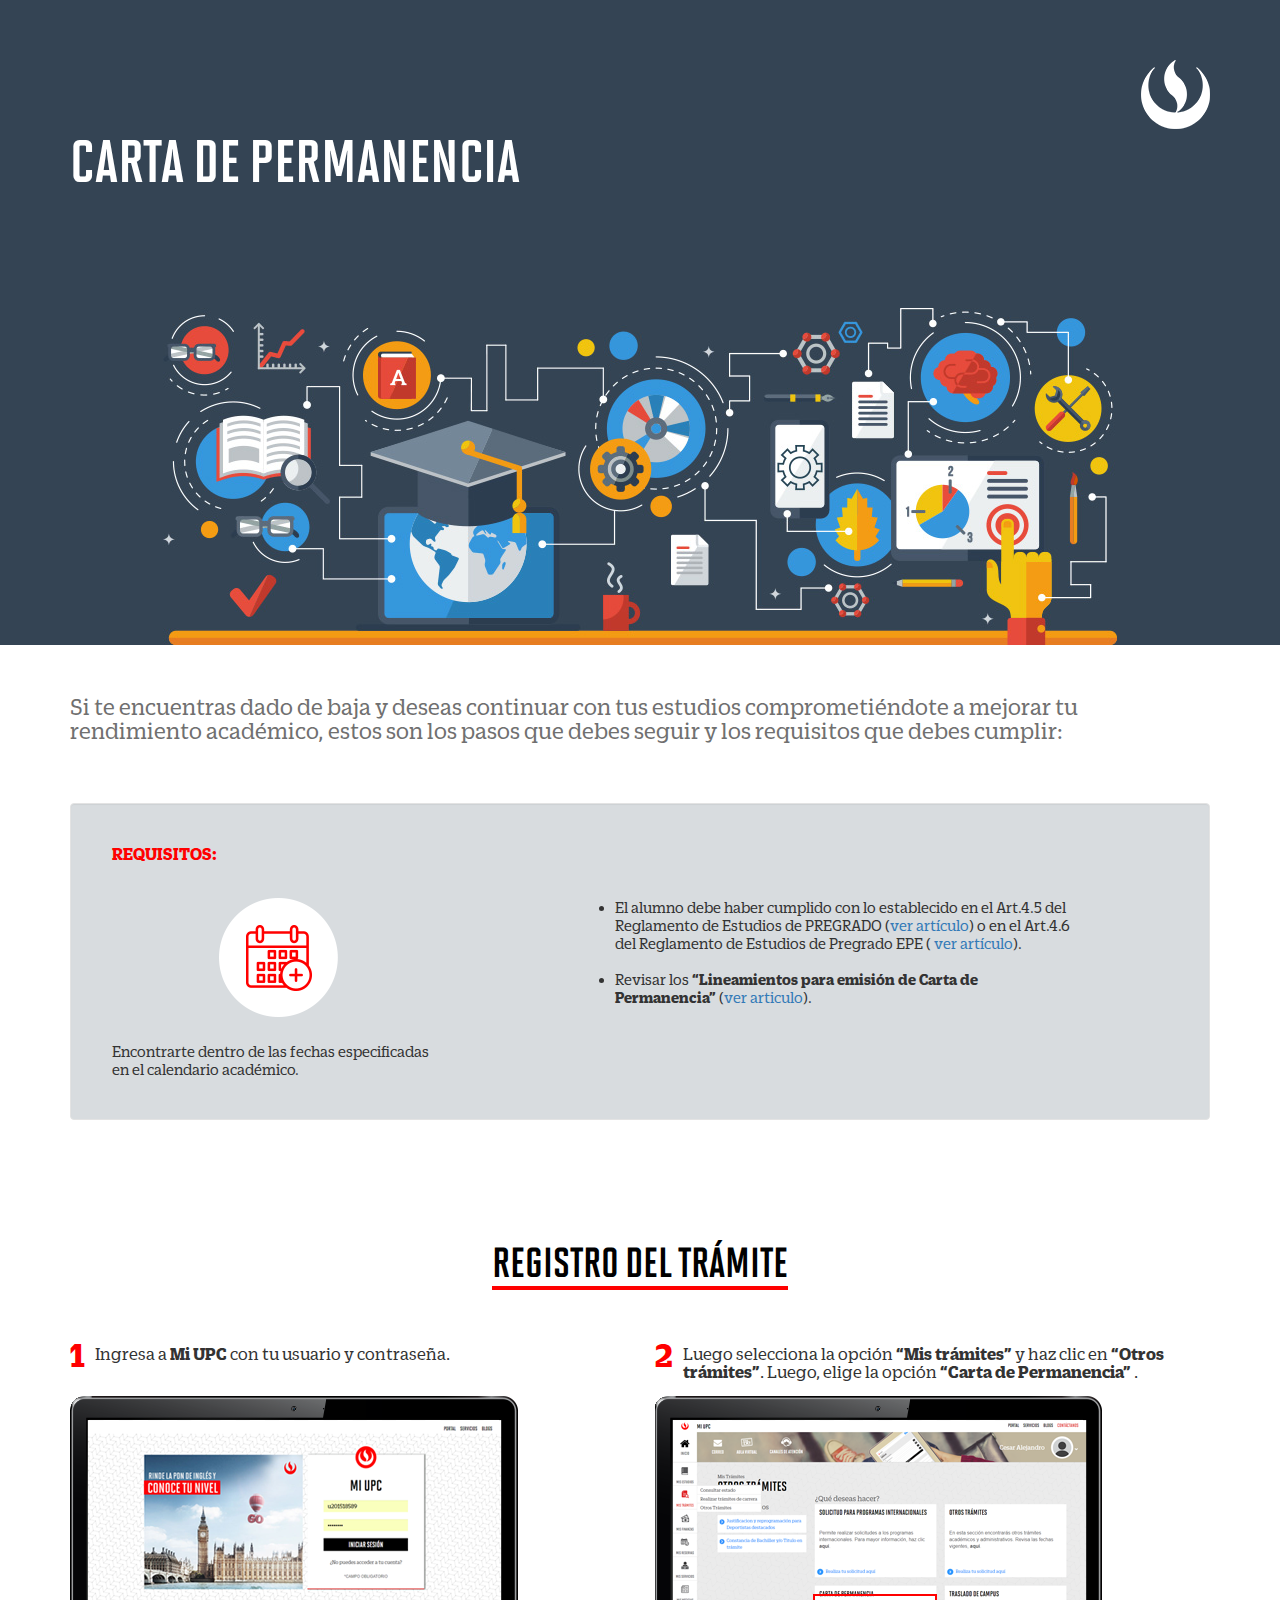
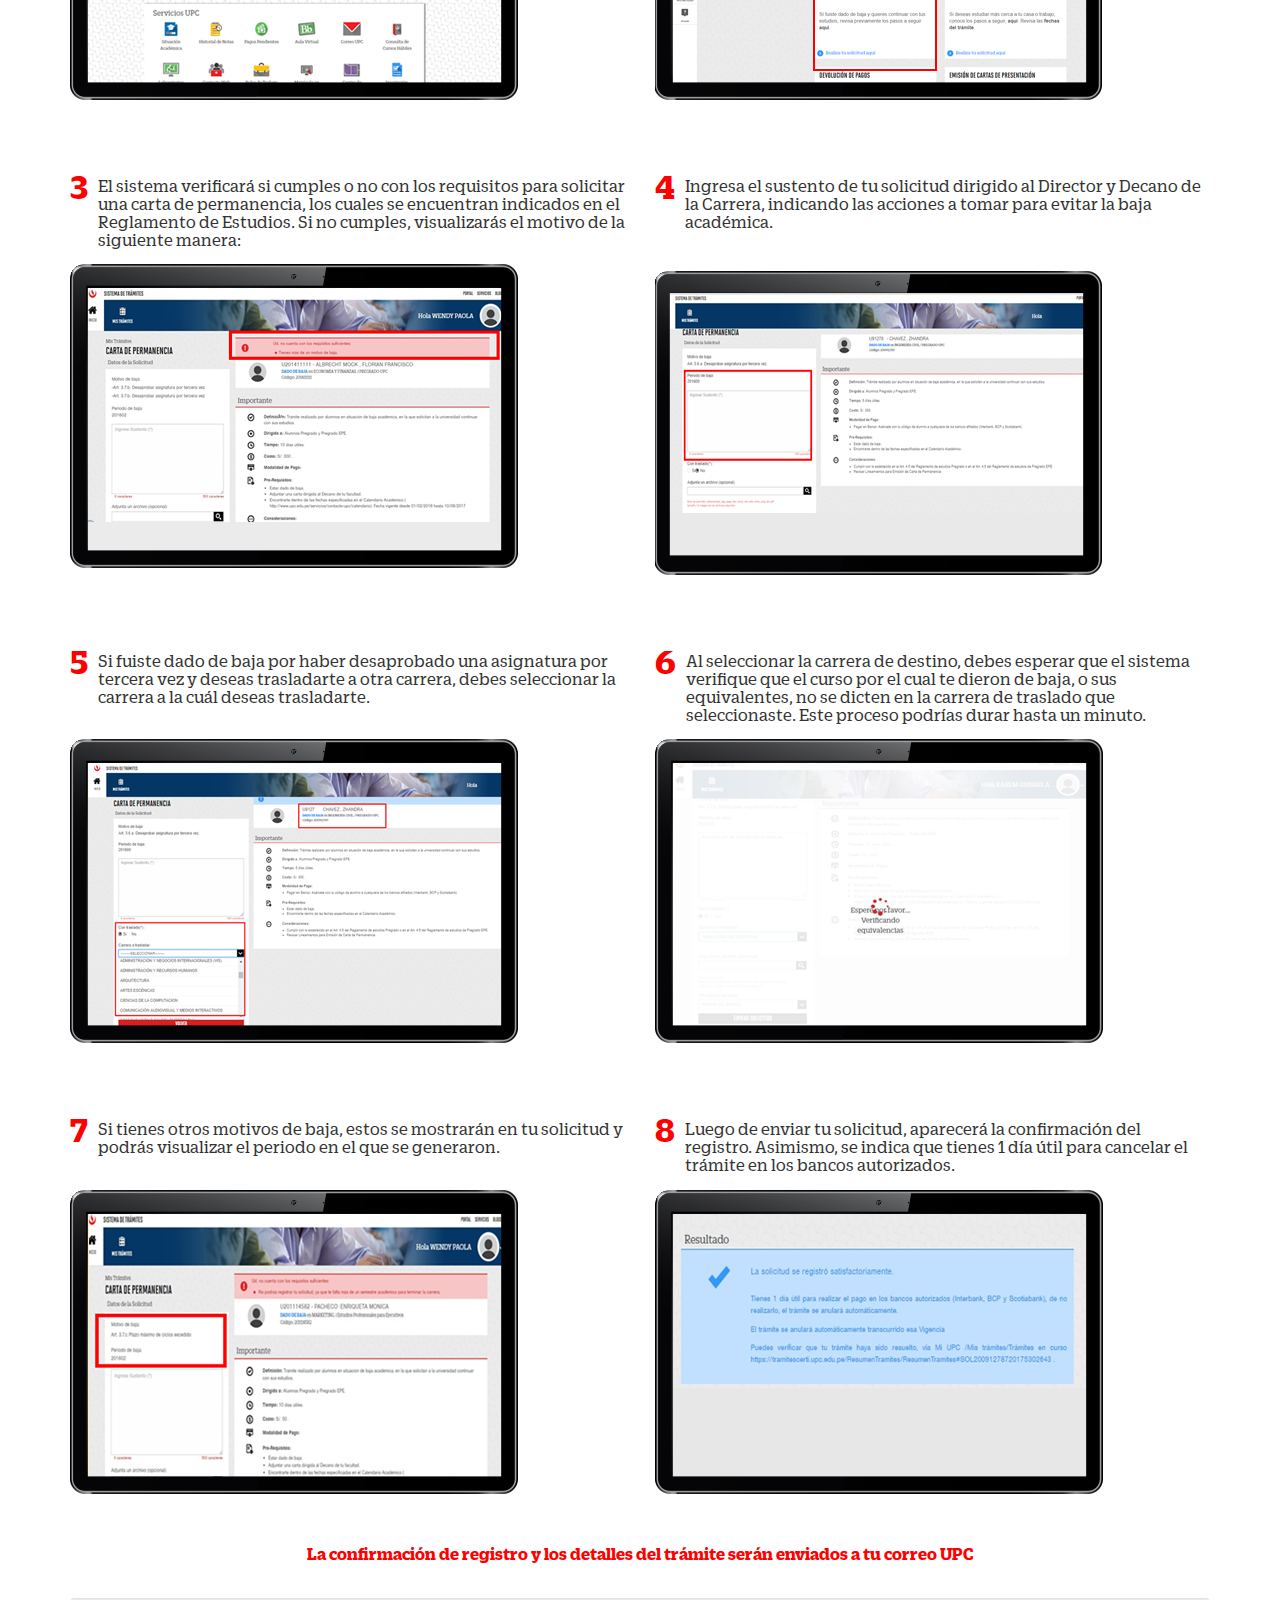
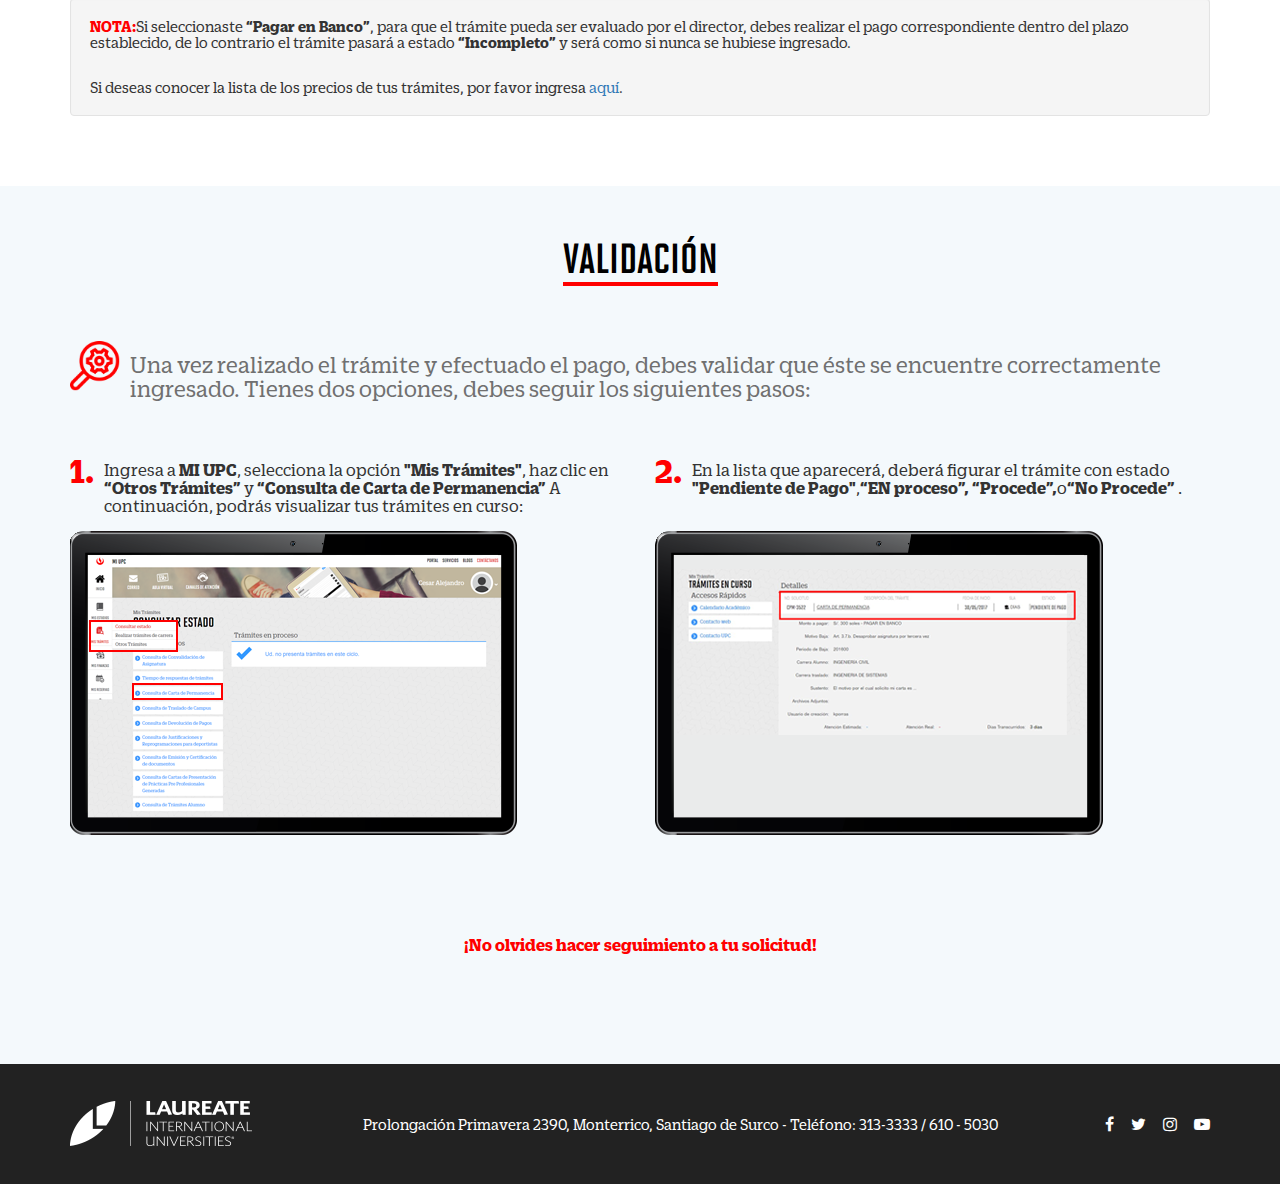
<file: carta_permanencia/index.html>
<!DOCTYPE html>
<html class="no-js" lang="es" ltr="ltr">
  <head>
    <meta charset="utf-8">
    <meta http-equiv="X-UA-Compatible" content="ie=edge">
    <meta name="viewport" content="width=device-width,initial-scale=1,shrink-to-fit=no,viewport-fit=cover">
    <title>Carta de Permanencia | UPC</title>
    <meta name="description" content="">
    <meta name="keywords" content="">
    <meta name="author" content="@UPCedu">
    <link rel="apple-touch-icon" href="apple-touch-icon.png">
    
    
    <link rel="stylesheet" href="../styles/main.css">
    
    <meta property="og:type" content="website">
    <meta property="og:url" content="">
    <meta property="og:title" content="Carta de Permanencia | UPC">
    <meta property="og:image" content="">
    <meta property="og:description" content="">
    <meta property="og:site_name" content="Carta de Permanencia | UPC">
    <meta property="og:locale" content="es_LA">
    
    <meta property="og:image:width" content="1200">
    <meta property="og:image:height" content="630">
    <meta name="twitter:card" content="summary">
    <meta name="twitter:site" content="@UPCedu">
    <meta name="twitter:creator" content="@UPCedu">
    <meta name="twitter:url" content="">
    <meta name="twitter:title" content="Carta de Permanencia | UPC">
    <meta name="twitter:description" content="">
    <meta name="twitter:image" content="">
    
    <script>!function(e,t,a,n,g){e[n]=e[n]||[],e[n].push({"gtm.start":(new Date).getTime(),event:"gtm.js"});var m=t.getElementsByTagName(a)[0],r=t.createElement(a);r.async=!0,r.src="https://www.googletagmanager.com/gtm.js?id=GTM-5DSKJK5",m.parentNode.insertBefore(r,m)}(window,document,"script","dataLayer")</script>
    
  </head>
  <body><!--[if lt IE 10]>
    <p class="browserupgrade">You are using an <strong>outdated</strong> browser. Please <a href="http://browsehappy.com/">upgrade your browser</a> to improve your experience.</p><![endif]-->
    
    <noscript>
      <iframe src="https://www.googletagmanager.com/ns.html?id=GTM-5DSKJK5" height="0" width="0" style="display:none;visibility:hidden"></iframe>
    </noscript>
    
    <header class="header">
      <div class="container">
        <div class="row">
          <div class="col-xs-12">
            <figure class="text-right"><img class="img-responsive" src="../images/upc__white.png" alt="UPC"></figure>
            <h1 class="header__title">CARTA DE PERMANENCIA</h1>
          </div>
        </div>
      </div>
    </header>
    <main>
      <section>
        <div class="container">
          <div class="row">
            <div class="col-xs-12">
              <p class="font--gray size--24">Si te encuentras dado de baja y deseas continuar con tus estudios comprometiéndote a mejorar tu rendimiento académico, estos son los pasos que debes seguir y los
                 requisitos que debes cumplir:</p>
              <div class="height--50"></div>
              <div class="well bg--gray ">
                <div class="container-gray">
                  <div class="row">
                    <div class="col-xs-12">
                    <p class="font--red zizou-bold">REQUISITOS:</p>
                    </div>
                    <div class="clearfix visible-xs-block"></div>
                    <div class="col-xs-12 col-sm-4 ">
                     <div class="item">
                      <div class="height--25 "></div>
                      <figure class="text-center"><img src="../images/calendar.png" alt=""></figure>
                      <div class="height--25"></div>
                      <div class="item__caption size--16 ">Encontrarte dentro de las fechas  especificadas   en el calendario académico. </div>
                     </div>
                    </div>
                    <div class="col-xs-12 col-sm-7">
                        <div class="height--25 "></div>
                        <ul class="container-list size--16 col-sm-offset-2">
                          <li>El alumno debe haber cumplido con lo establecido en el Art.4.5 del Reglamento de Estudios de PREGRADO (<a href="http://sica.upc.edu.pe/sites/sica.upc.edu.pe/files/SICA-REG-05%20V10%20Reglamento%20de%20Estudios%20de%20Pregrado%20firm.pdf" target="_blank">ver artículo</a>) o en el Art.4.6
                              del Reglamento de Estudios de Pregrado EPE ( <a href="http://sica.upc.edu.pe/sites/sica.upc.edu.pe/files/SICA-REG-18%20V08%20REGLAMENTO%20DE%20ESTUDIOS%20PREGRADO%20EPE%20FIRM.pdf" target="_blank">ver artículo</a>).</li>
                          <br>
                          <li>Revisar los <span class="zizou-bold">“Lineamientos para emisión de  Carta de Permanencia”</span> (<a href="http://sica.upc.edu.pe/sites/sica.upc.edu.pe/files/SICA-REG-02%20V04%20LINEA%20EMISI%C3%93N%20DE%20CARTA%20DE%20PERMANENCIA%20DISP%20FIRM.pdf" target="_blank">ver articulo</a>).</li>
                        </ul>
                    </div>
                  </div>
                </div>
              </div>
            </div>
          </div>
        </div>
      </section>
      <section>
        <div class="container">
          <div class="row">
            <div class="col-xs-12">
              <div class="text-center">
                <h2 class="title">Registro del trámite</h2>
              </div>
            </div>
          </div>
        </div>
        <div class="container">
          <div class="row">
            <div class="col-xs-12 col-sm-6">
              <figure >
                <figcaption class="item-fig"> <span class="list-number " id="list-number">1</span><div> Ingresa a <span class="zizou-bold">Mi UPC </span>con tu usuario y contraseña.</div></figcaption>
                <br>
                <div class="flex"><img class="img-responsive" src="../images/carta-permanencia/pantalla-01.png" alt=""></div>
              </figure>
            </div>
            <div class="clearfix visible-xs-block"></div>
            <div class="height--50 visible-xs-block"></div>
            <div class="col-xs-12 col-sm-6">
              <figure >
                <figcaption class="item-fig "><span class="list-number " id="list-number">2</span><div> Luego selecciona la opción <span class="zizou-bold">“Mis trámites” </span>y haz clic en <span class="zizou-bold">“Otros trámites”</span>. Luego, elige la opción  <span class="zizou-bold">“Carta de Permanencia”</span> . </div></figcaption>
                <div class="flex"><img class="img-responsive" src="../images/carta-permanencia/pantalla-02.png" alt=""></div>
              </figure>
            </div>
          </div>
          <div class="height--50 hidden-xs"></div>
          <div class="height--25"></div>
          <div class="row">
            <div class="col-xs-12 col-sm-6">
              <figure>
                <figcaption class="item-fig"><span class="list-number " id="list-number">3</span><div> El sistema verificará si cumples o no con los requisitos para solicitar una carta de permanencia, los cuales se encuentran indicados en el Reglamento de Estudios. Si no cumples, visualizarás el motivo de la siguiente manera:</div></figcaption>
                <div><img class="img-responsive" src="../images/carta-permanencia/pantalla-03.png" alt=""></div>
              </figure>
            </div>
            <div class="clearfix visible-xs-block"></div>
            <div class="height--50 visible-xs-block"></div>
            <div class="col-xs-12 col-sm-6">
              <figure>
                <figcaption class="item-fig"> <span class="list-number" id="list-number">4</span><div>Ingresa el sustento de tu solicitud dirigido al Director y Decano de la Carrera, indicando las acciones a tomar para evitar la baja académica.</div>  </figcaption>
                <div class="height--25"></div>
                <div><img class="img-responsive" src="../images/carta-permanencia/pantalla-04.png" alt=""></div>
              </figure>
            </div>
          </div>
          <div class="height--50 hidden-xs"></div>
          <div class="height--25"></div>
          <div class="row">
              <div class="col-xs-12 col-sm-6">
                <figure>
                  <figcaption class="item-fig"> <span class="list-number" id="list-number">5</span><div> Si fuiste dado de baja por haber desaprobado una asignatura por tercera vez y deseas trasladarte a otra carrera, debes seleccionar la carrera a la cuál deseas trasladarte.</div></figcaption>
                  <br>
                  <div><img class="img-responsive" src="../images/carta-permanencia/pantalla-05.png" alt=""></div>
                </figure>
              </div>
              <div class="clearfix visible-xs-block"></div>
              <div class="height--50 visible-xs-block"></div>
              <div class="col-xs-12 col-sm-6">
                <figure>
                  <figcaption class="item-fig"><span class="list-number" id="list-number">6</span><div>Al seleccionar la carrera de destino, debes esperar que el sistema verifique que el curso por el cual te dieron de baja, o sus equivalentes, no se dicten en la carrera de traslado que seleccionaste. Este proceso podrías durar hasta un minuto.</div></figcaption>
                  <div><img class="img-responsive" src="../images/carta-permanencia/pantalla-06.png" alt=""></div>
                </figure>
              </div>
          </div>
          <div class="height--50 hidden-xs"></div>
          <div class="height--25"></div>
          <div class="row">
            <div class="col-xs-12 col-sm-6">
              <figure>
                <figcaption class="item-fig"><span class="list-number" id="list-number">7</span><div> Si tienes otros motivos de baja, estos se mostrarán en tu solicitud y podrás visualizar el periodo en el que se generaron. </div></figcaption>
                <br>
                <div><img class="img-responsive" src="../images/carta-permanencia/pantalla-07.png" alt=""></div>
              </figure>
            </div>
            <div class="clearfix visible-xs-block"></div>
            <div class="height--50 visible-xs-block"></div>
            <div class="col-xs-12 col-sm-6">
              <figure>
                <figcaption class="item-fig"> <span class="list-number" id="list-number">8</span><div> Luego de enviar tu solicitud, aparecerá la confirmación del registro. Asimismo, se indica que tienes 1 día útil para cancelar el trámite en los bancos autorizados. </div></figcaption>
                <div ><img class="img-responsive" src="../images/carta-permanencia/pantalla-08.png" alt=""></div>
              </figure>
            </div>
            <div class="clearfix"></div>
            <div class="height--50"></div>
          </div>
          <div>
            <p class="font--red zizou-bold text-center">La confirmación de registro y los detalles del trámite serán enviados a tu correo UPC</p>
            <div class="height--25"></div>
          </div>
          <div class="well container-gray">
              <div class="row">
                <div class="col-xs-12">
                  <p class="size--16"><span class="font--red zizou-bold">NOTA:</span>Si seleccionaste <span class="zizou-bold">“Pagar en Banco”</span>, para que el trámite pueda ser evaluado por el director, debes realizar el pago correspondiente dentro del plazo establecido, de lo contrario el trámite pasará a estado <span class="zizou-bold">“Incompleto”</span> y será como si nunca se hubiese ingresado.</p>
                   <br>
                  <div class="size--16">Si deseas conocer la lista de los precios de tus trámites, por favor ingresa  <a href="https://www.upc.edu.pe/pensiones-y-tarifas/tarifas-pregrado" target="_blank">aquí</a>.  </div>
                </div>
              </div>
          </div>
        </div>
      </section>
      <section class="bg--blue">
        <div class="container">
          <div class="row">
            <div class="col-xs-12">
              <div class="text-center">
                <h2 class="title">Validación</h2>
              </div>
              <p class="font--gray size--24 item-fig  "><img class=" icon-seguimiento" id="list-number" src="../images/icon-seguimiento.png" alt=""> <span class="text-sgmto">  Una vez realizado el trámite y efectuado el pago, debes validar que éste se encuentre correctamente ingresado. Tienes dos opciones, debes seguir los siguientes pasos:</span></p>
              <div class="clearfix"></div>
              <div class="height--50"></div>
              <div class="row">
                <div class="col-xs-12 col-sm-6">
                  <figure>
                    <figcaption class="item-fig"> <span class="list-number " id="list-number">1.</span><div> Ingresa a <span class="zizou-bold">MI UPC</span>, selecciona la opción <span class="zizou-bold">"Mis Trámites"</span>, haz clic en <span class="zizou-bold">“Otros Trámites” </span>y  <span class="zizou-bold">“Consulta de Carta de Permanencia”</span> A continuación, podrás visualizar tus trámites en curso:</div> </figcaption>
                    <div><img class="img-responsive" src="../images/carta-permanencia/pantalla-09.png" alt=""></div>
                  </figure>
                </div>
                <div class="clearfix visible-xs-block"></div>
                <div class="height--50 visible-xs-block"></div>
                <div class="col-xs-12 col-sm-6">
                  <figure>
                    <figcaption class="item-fig"> <span class="list-number number" id="list-number">2.</span><div> En la lista que aparecerá, deberá figurar el trámite con estado <span class="zizou-bold">"Pendiente de Pago"</span>,<span class="zizou-bold">“EN proceso”, “Procede”,</span>o<span class="zizou-bold">“No Procede” </span>.</div> </figcaption>
                    <br>
                    <div><img class="img-responsive" src="../images/carta-permanencia/pantalla-10.png" alt=""></div>
                  </figure>
                </div>
              </div>
              <div class="height--50 hidden-xs"></div>
              <div class="height--50"></div>
              <p class="font--red zizou-bold  text-center">¡No olvides hacer seguimiento a tu solicitud!</p>
              <div class="height--50"></div>
            </div>
          </div>
        </div>
      </section>
    </main>
    <footer class="footer">
      <div class="container">
        <div class="row">
          <div class="col-xs-12 col-sm-3 col-md-3 col-lg-3">
            <figure><img class="img-responsive" src="../images/laureate.png" alt="Laureate"></figure>
          </div>
          <div class="clearfix visible-xs-block"></div>
          <div class="height--25 visible-xs-block"></div>
          <div class="col-xs-12 col-sm-6 col-md-7 col-lg-7">
            <div class="pt-14 pb-14"><span>Prolongación Primavera 2390, Monterrico, Santiago de Surco </span><span class="hidden-xs hidden-sm">- </span><br class="hidden-md hidden-lg"><span>Teléfono: 313-3333 / 610 - 5030</span></div>
          </div>
          <div class="clearfix visible-xs-block"></div>
          <div class="height--25 visible-xs-block"></div>
          <div class="col-xs-12 col-sm-3 col-md-2 col-lg-2">
            <div class="footer__social"><a href="https://www.facebook.com/upcedu" target="_blank" title="Encuéntranos en Facebook"><i class="fa fa-facebook-f" aria-hidden="true"></i></a><a href="https://twitter.com/upcedu" target="_blank" title="Síguenos en Twitter"><i class="fa fa-twitter" aria-hidden="true"></i></a><a href="https://www.instagram.com/upc_peru_oficial/" target="_blank" title="UPC en Instagram"><i class="fa fa-instagram" aria-hidden="true"></i></a><a href="https://www.youtube.com/user/UPCedupe" target="_blank" title="UPC en Youtube"><i class="fa fa-youtube-play" aria-hidden="true"></i></a></div>
          </div>
        </div>
      </div>
    </footer>  
  </body>
</html>
</file>
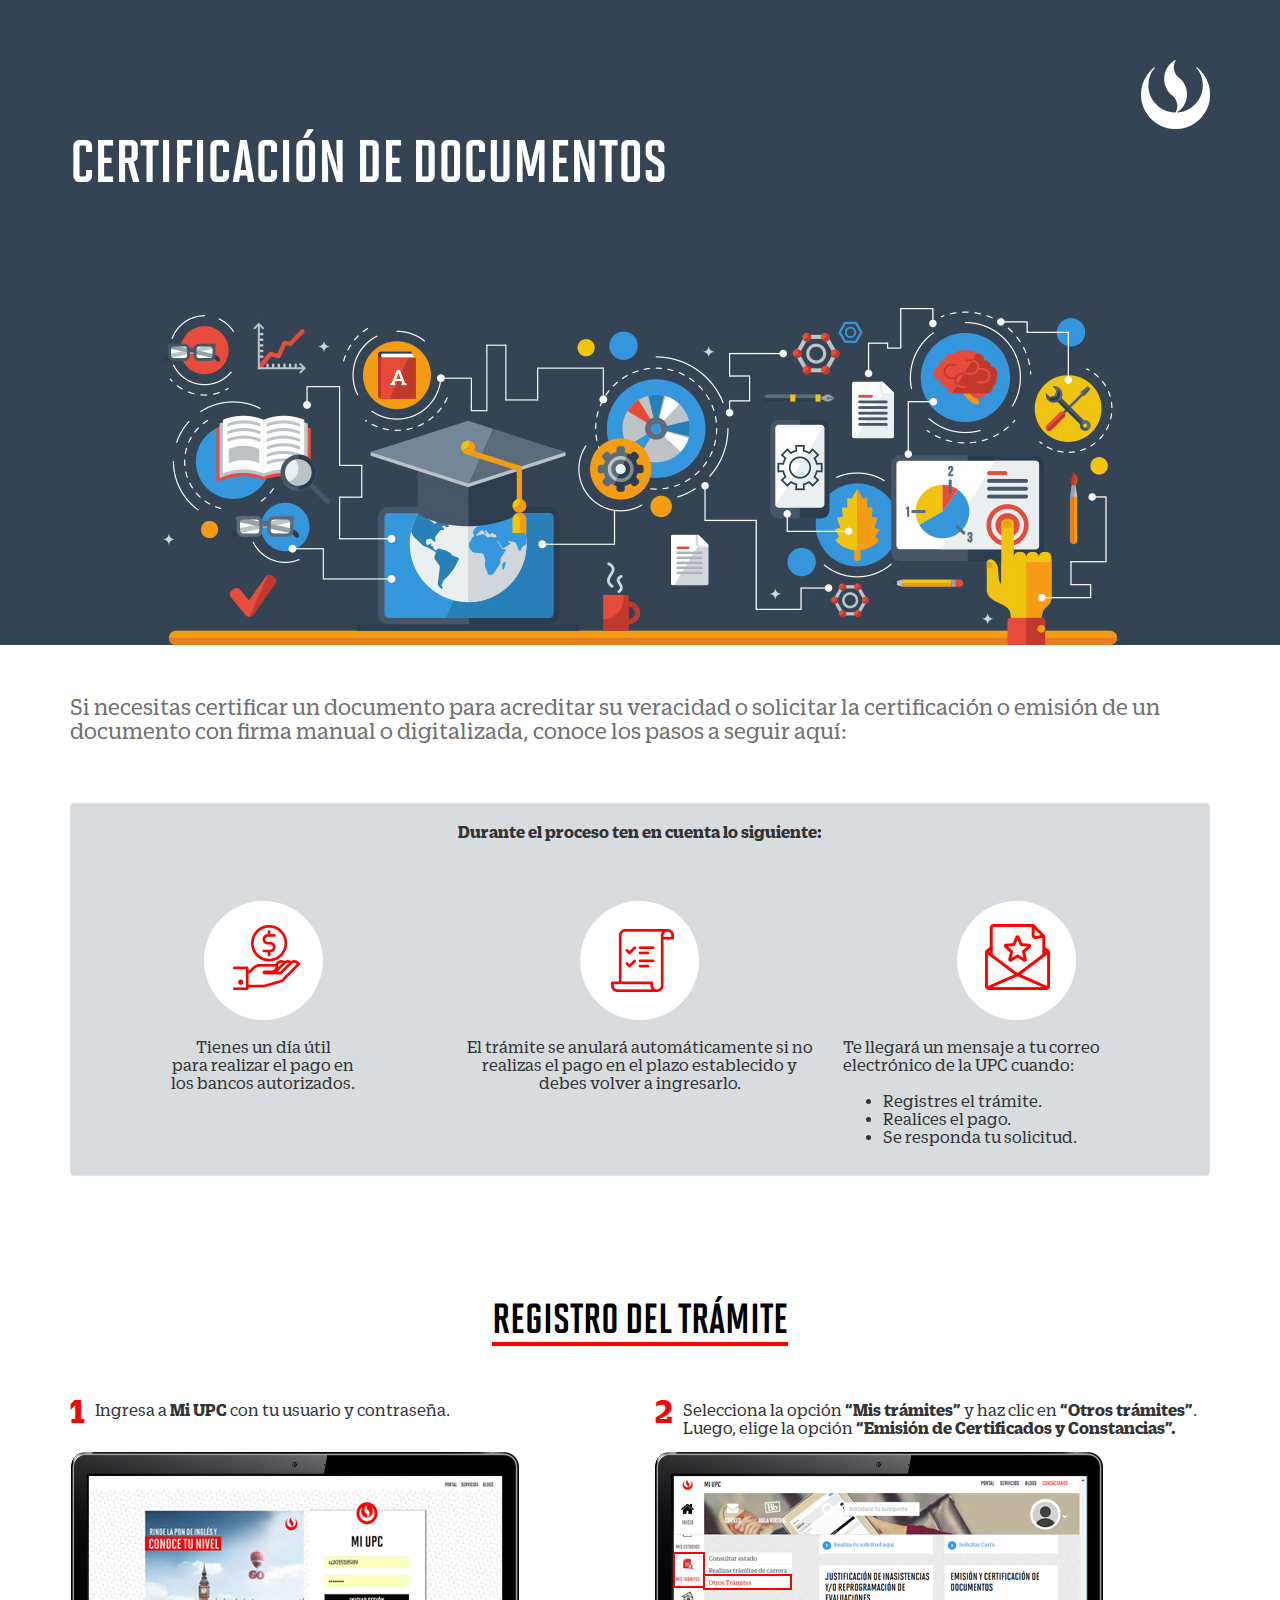
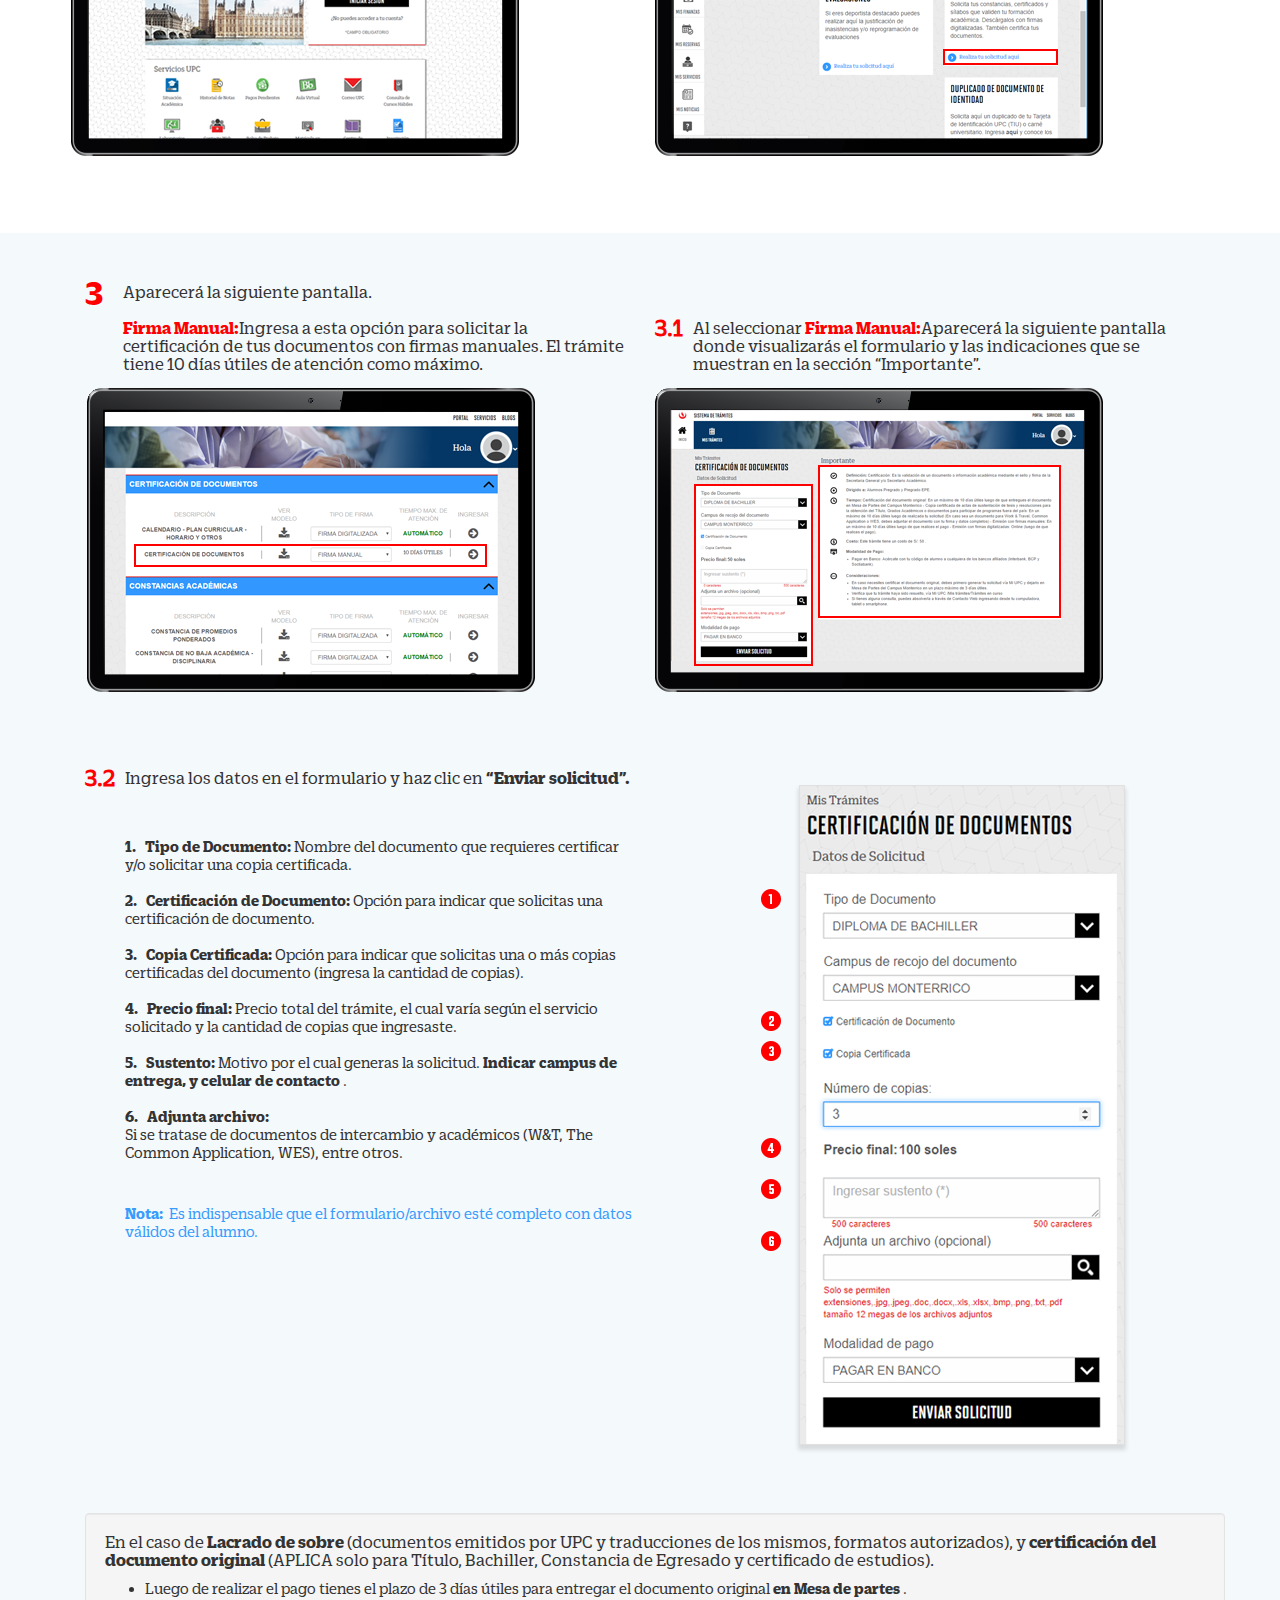
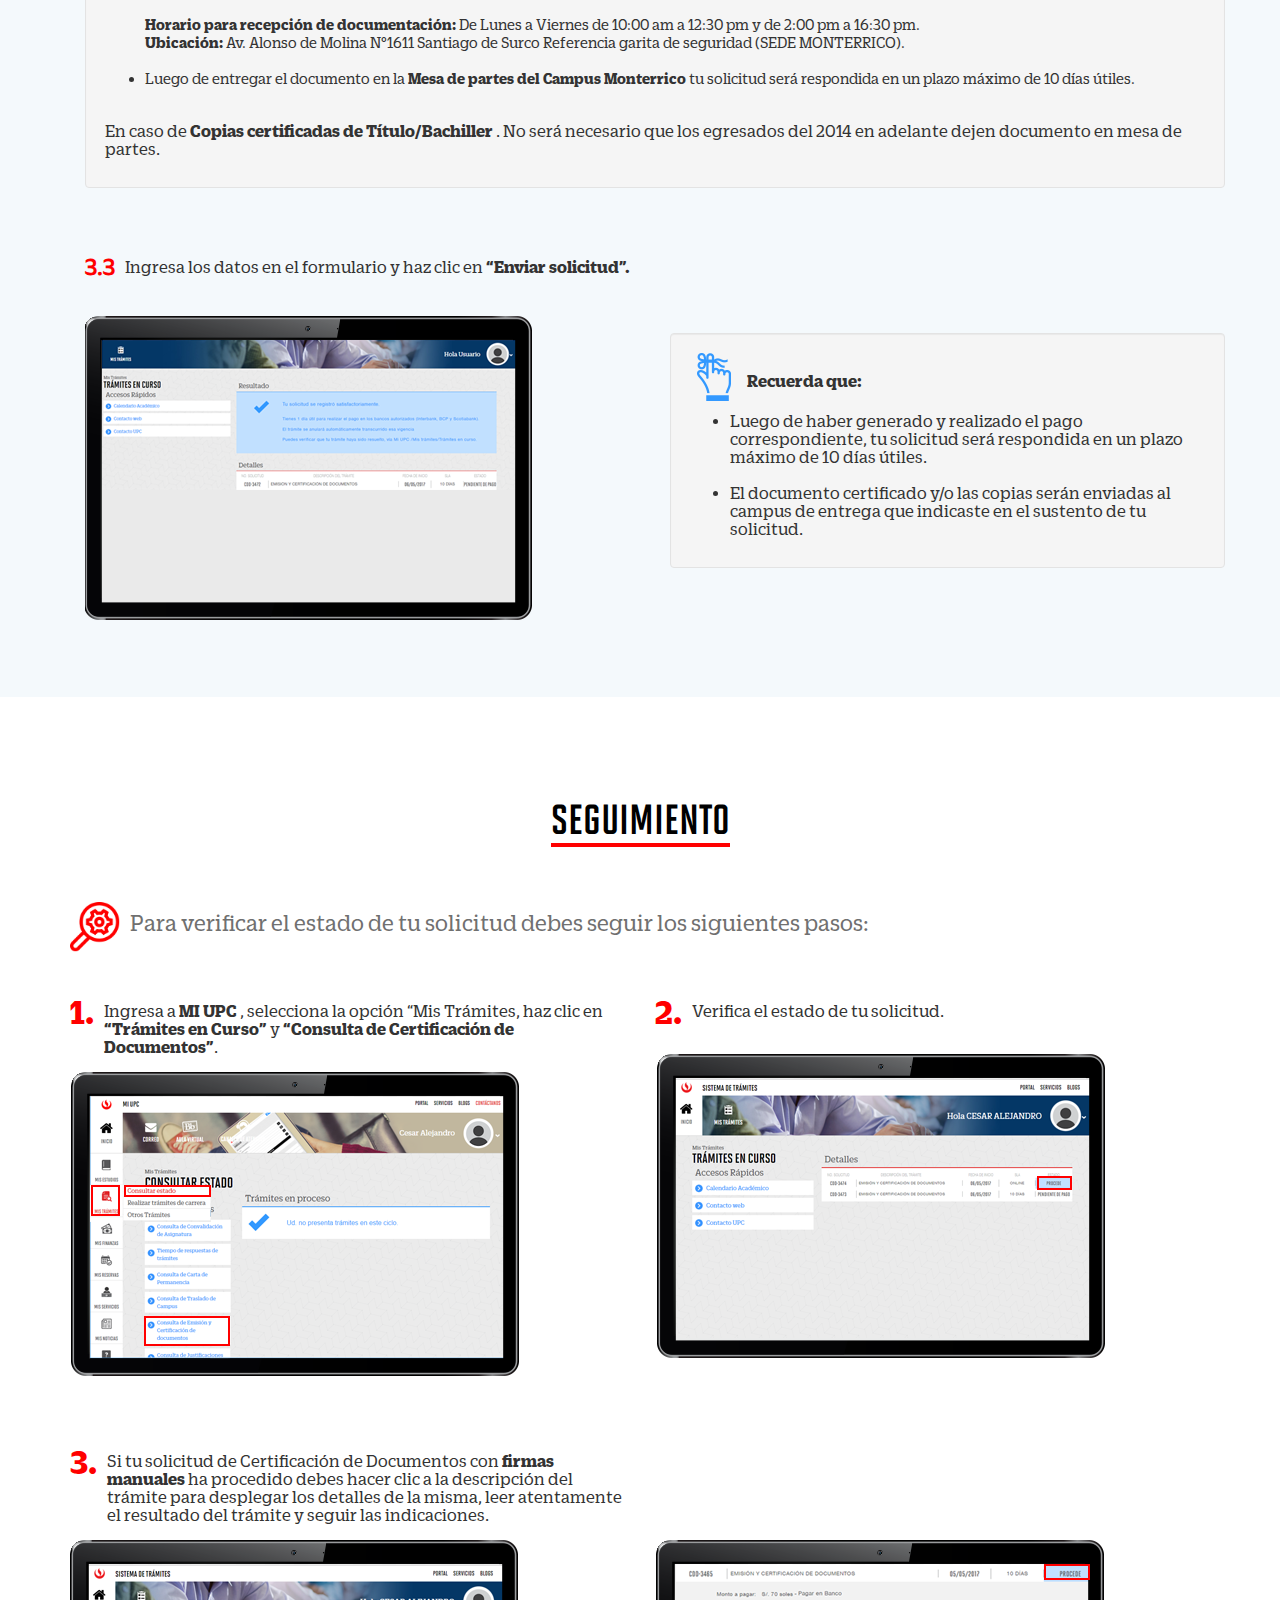
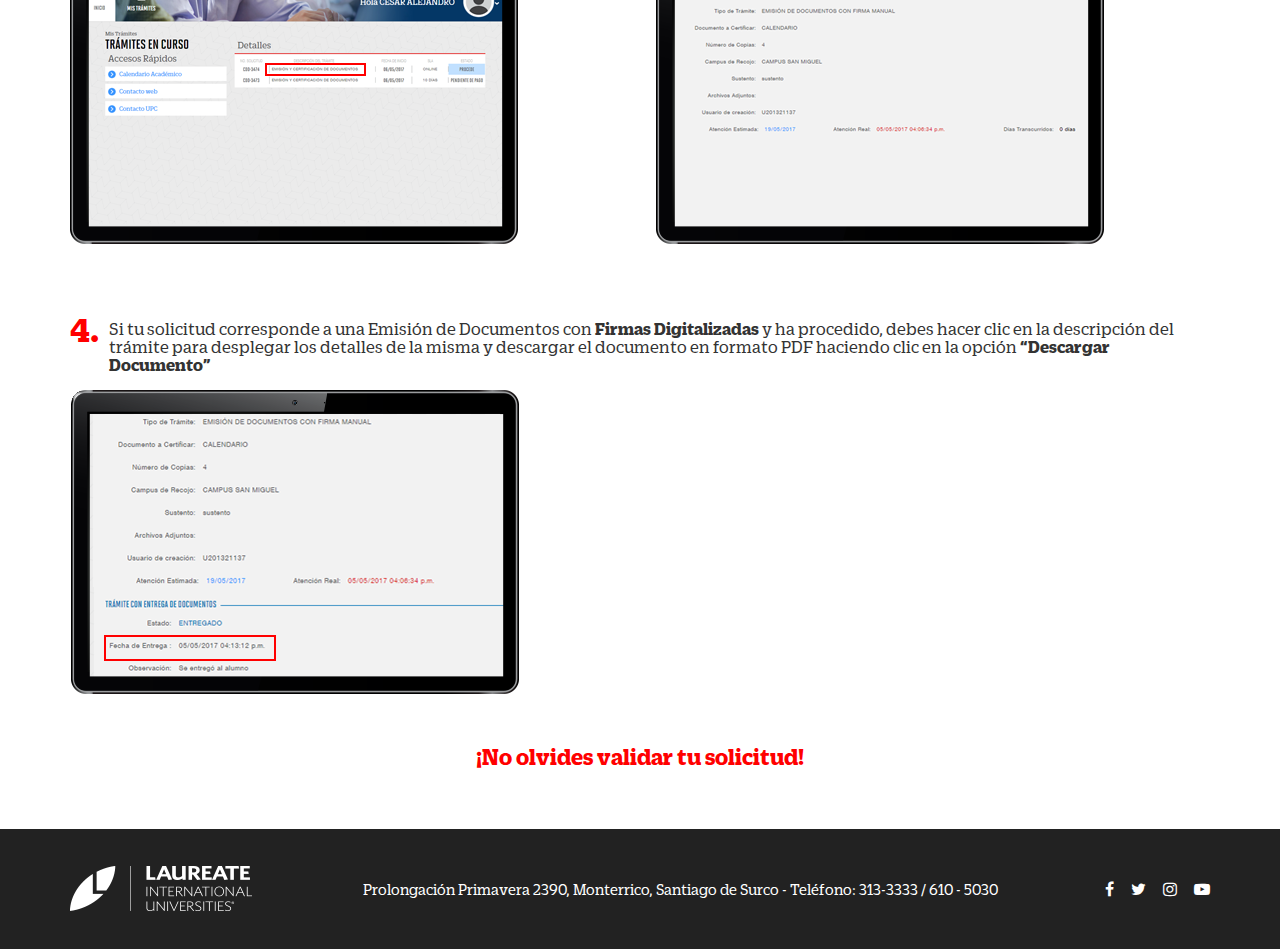
<file: certificacion_documentos/index.html>
<!DOCTYPE html>
<html class="no-js" lang="es" ltr="ltr">
  <head>
    <meta charset="utf-8">
    <meta http-equiv="X-UA-Compatible" content="ie=edge">
    <meta name="viewport" content="width=device-width,initial-scale=1,shrink-to-fit=no,viewport-fit=cover">
    <title>Certificación de Documentos | UPC</title>
    <meta name="description" content="">
    <meta name="keywords" content="">
    <meta name="author" content="@UPCedu">
    <link rel="apple-touch-icon" href="apple-touch-icon.png">
    
    
    <link rel="stylesheet" href="../styles/main.css">
    <meta property="og:type" content="website">
    <meta property="og:url" content="">
    <meta property="og:title" content="Certificación de Documentos | UPC">
    <meta property="og:image" content="">
    <meta property="og:description" content="">
    <meta property="og:site_name" content="Certificación de Documentos | UPC">
    <meta property="og:locale" content="es_LA">
    
    <meta property="og:image:width" content="1200">
    <meta property="og:image:height" content="630">
    <meta name="twitter:card" content="summary">
    <meta name="twitter:site" content="@UPCedu">
    <meta name="twitter:creator" content="@UPCedu">
    <meta name="twitter:url" content="">
    <meta name="twitter:title" content="Certificación de Documentos | UPC">
    <meta name="twitter:description" content="">
    <meta name="twitter:image" content="">
    
    <script>!function(e,t,a,n,g){e[n]=e[n]||[],e[n].push({"gtm.start":(new Date).getTime(),event:"gtm.js"});var m=t.getElementsByTagName(a)[0],r=t.createElement(a);r.async=!0,r.src="https://www.googletagmanager.com/gtm.js?id=GTM-5DSKJK5",m.parentNode.insertBefore(r,m)}(window,document,"script","dataLayer")</script>
    
  </head>
  <body><!--[if lt IE 10]>
    <p class="browserupgrade">You are using an <strong>outdated</strong> browser. Please <a href="http://browsehappy.com/">upgrade your browser</a> to improve your experience.</p><![endif]-->
    
    <noscript>
      <iframe src="https://www.googletagmanager.com/ns.html?id=GTM-5DSKJK5" height="0" width="0" style="display:none;visibility:hidden"></iframe>
    </noscript>
    
    <header class="header">
      <div class="container">
        <div class="row">
          <div class="col-xs-12">
            <figure class="text-right"><img class="img-responsive" src="../images/upc__white.png" alt="UPC"></figure>
            <h1 class="header__title">CERTIFICACIÓN DE DOCUMENTOS</h1>
          </div>
        </div>
      </div>
    </header>
    <main>
      <section>
        <div class="container">
          <div class="row">
            <div class="col-xs-12">
              <p class="font--gray size--24">Si necesitas certificar un documento para acreditar su veracidad o solicitar la certificación o emisión de un documento con firma manual o digitalizada, conoce los pasos a seguir aquí:</p>
              <div class="height--50"></div>
              <div class="well bg--gray text-center ">
                <div class="row">
                  <div class="col-xs-12">
                    <p class="zizou-bold">Durante el proceso ten en cuenta lo siguiente:</p>
                    <div class="height--50 hidden-xs"></div>
                    <div class="clearfix visible-xs-block"></div>
                  </div>
                  <div class="clearfix visible-xs-block"></div>
                  <div class="height--50 visible-xs-block"></div>
                  <div class="col-xs-12 col-sm-4 ">
                    <div class="item ">
                      <div class="item__icon item__icon--debt"></div>
                      <br>
                      <div class="item__caption">Tienes un día útil <br> para realizar el pago en <br> los bancos autorizados.</div>
                    </div>
                  </div>
                  <div class="clearfix visible-xs-block"></div>
                  <div class="height--50 visible-xs-block"></div>
                  <div class="col-xs-12 col-sm-4 ">
                    <div class="item">
                      <div class="item__icon item__icon--register"></div>
                      <br>
                      <div class="item__caption">El trámite se anulará automáticamente si no realizas el pago en el plazo establecido y debes volver a ingresarlo.</div>
                    </div>
                  </div>
                  <div class="clearfix visible-xs-block"></div>
                  <div class="height--50 visible-xs-block"></div>
                  <div class="col-xs-12 col-sm-4 ">
                    <div class="item">
                      <figure><img src="../images/certificacion-documentos/icon-correo.png" alt=""></figure>
                      <br>
                      <div class="item__caption text-left">Te llegará un mensaje a tu correo electrónico de la UPC cuando:</div>
                      <br>
                      <ul class="text-left">
                        <li>Registres el trámite.</li>
                        <li>Realices el pago.</li>
                        <li>Se responda tu solicitud.</li>
                      </ul>
                    </div>
                  </div>
                </div>
              </div>
            </div>
          </div>
        </div>
      </section>
      <section>
        <div class="container">
          <div class="row">
            <div class="col-xs-12">
              <div class="text-center">
                <h2 class="title">Registro del trámite</h2>
              </div>
            </div>
          </div>
        </div>
        <div class="container">
          <div class="row">
            <div class="col-xs-12 col-sm-6">
              <figure>
                <figcaption class="item-fig"><span class="list-number" id="list-number">1</span><div> Ingresa a <span class="zizou-bold">Mi UPC </span>con tu usuario y contraseña. </div></figcaption>
                <br>
                <div ><img class="img-responsive" src="../images/certificacion-documentos/pantalla-01.png" alt=""></div>
              </figure>
            </div>
            <div class="clearfix visible-xs-block"></div>
            <div class="height--50 visible-xs-block"></div>
            <div class="col-xs-12 col-sm-6">
              <figure>
                <figcaption class="item-fig"> <span class="list-number" id="list-number">2</span><div>Selecciona la opción  <span class="zizou-bold">“Mis trámites” </span>y haz clic en <span class="zizou-bold">“Otros trámites”</span>. Luego, elige la opción  <span class="zizou-bold">“Emisión de Certificados y Constancias”.</span></div> </figcaption>
                <div ><img class="img-responsive" src="../images/certificacion-documentos/pantalla-02.png" alt=""></div>
              </figure>
            </div>
          </div>
          <div class="height--50 hidden-xs"></div>
          <div class="height--25"></div>
        </div>
        <div class="bg--blue">
              <div class="container">
              <div class="height--50 "></div>
              <div class="col-xs-12  bg--blue">
                <div class="row">
                <div class="col-xs-12 col-sm-6 ">
                <figure>
                  <figcaption class="item-fig"><span class="list-number">3</span><div> Aparecerá la siguiente pantalla.<br><br><span class="font--red zizou-bold size--20">Firma Manual:</span>Ingresa a esta opción para solicitar la certificación de tus documentos con firmas manuales. El trámite tiene 10 días útiles de atención como máximo.</div></figcaption>
                   
                  <div><img class="img-responsive" src="../images/certificacion-documentos/pantalla-03.png" alt=""></div>
                </figure>
                </div>
                <div class="col-xs-12 col-sm-6 ">
                  <br><br>
                  <figure>
                    <figcaption class="item-fig"><br><br><span class="font--red number " id="list-number">3.1</span><div> Al seleccionar <span class="font--red zizou-bold size--20">Firma Manual:</span>Aparecerá la siguiente pantalla donde visualizarás el formulario y las indicaciones que se muestran en la sección  “Importante”. </div></figcaption> 
                    <div><img class="img-responsive" src="../images/certificacion-documentos/pantalla-04.png" alt=""></div>
                  </figure>
                </div>
                </div>
                <div class="height--50 hidden-xs"></div>
                <div class="height--25"></div>
              </div>
              <div class="container">
                <div class="row">
                  <div class="col-xs-12 col-sm-6">
                    <figure>
                      <figcaption class="item-fig"> <span class="font--red number" id="list-number">3.2</span><div> Ingresa los datos en el formulario y haz clic en <span class="zizou-bold">“Enviar solicitud”.</span>
                      <div class="height--50"></div>
                      <div class="size--16">
                        <div><span class="zizou-bold">1. &nbsp; Tipo de Documento:</span> Nombre del documento que requieres certificar y/o solicitar una copia certificada.</div><br>
                        <div><span class="zizou-bold">2. &nbsp; Certificación de Documento:</span> Opción para indicar que solicitas una  certificación de documento.</div><br>
                        <div><span class="zizou-bold">3. &nbsp; Copia Certificada:</span> Opción para indicar que solicitas una o más copias certificadas del documento (ingresa la cantidad de copias).</div><br>
                        <div><span class="zizou-bold">4. &nbsp; Precio final:</span> Precio total del trámite, el cual varía según el servicio solicitado y la cantidad de copias que ingresaste. </div><br>
                        <div><span class="zizou-bold">5. &nbsp; Sustento:</span> Motivo por el cual generas la solicitud. <span class="zizou-bold">Indicar campus de entrega, y celular de contacto</span> .</div><br>
                        <div><span class="zizou-bold">6. &nbsp; Adjunta archivo:</span><br> Si se tratase  de documentos de intercambio y académicos  (W&T, The Common Application, WES), entre otros.</div><br>
                        <div class="height--25"></div>
                        <div class="color-text"><span class="zizou-bold">Nota: &nbsp;</span>Es indispensable que el formulario/archivo esté completo con datos válidos del alumno.</div>
                      </div>
                      </div>
                     </figcaption>
                    </figure>
                  </div>
                  <div class="clearfix visible-xs-block"></div>
                  <div class="height--50 visible-xs-block"></div>
                  <div class="col-xs-12 col-sm-6">
                    <figure>
                      <div class="text-center"><img class="img-responsive" src="../images/certificacion-documentos/pantalla-05.png" alt=""></div>
                    </figure>
                  </div>
                  <div class="clearfix"></div>
                  <div class="height--50"></div>
                </div>
                <div class="well container-gray">
                  <div class="row">
                    <div class="col-xs-12 ">
                      <p>	En  el caso de <span class="zizou-bold">Lacrado de sobre</span>  (documentos emitidos por UPC y traducciones de los mismos, formatos autorizados), y <span class="zizou-bold">certificación del documento original</span>  (APLICA solo para Título, Bachiller, Constancia de Egresado y certificado de estudios).</p>
                      <ul class="size--16">
                        <li>Luego de realizar el pago tienes el plazo de 3 días útiles para entregar el documento original <span class="zizou-bold"> en Mesa de partes </span>.
                          <br><br>
                          <span class="zizou-bold">Horario para recepción de documentación:</span>  De Lunes a Viernes de 10:00 am a 12:30 pm y de 2:00 pm a 16:30 pm. <br>
                          <span class="zizou-bold">Ubicación:</span> Av. Alonso de Molina N°1611 Santiago de Surco Referencia garita de seguridad (SEDE MONTERRICO).
                        </li> 
                        <br>
                        <li>Luego de entregar el documento en la <span class="zizou-bold">Mesa de partes del Campus Monterrico </span>  tu solicitud será respondida en un plazo máximo de 10 días útiles.</li>
                      </ul>
                      <div class="height--25"></div>
                      <p>En caso de <span class="zizou-bold">Copias certificadas de Título/Bachiller </span> . No será necesario que los egresados del 2014 en adelante dejen documento en mesa de partes.</p>
                    </div>
                  </div>
                </div>
                <div class="height--50"></div>
                <div class="row">
                    <div class="col-xs-12 col-sm-6">
                      <figure>
                        <figcaption class="item-fig"><span class="font--red number" id="list-number">3.3 </span><div> Ingresa los datos en el formulario y haz clic en <span class="zizou-bold">“Enviar solicitud”.</span></div> </figcaption>
                        <div class="height--25"></div>
                        <div><img class="img-responsive" src="../images/certificacion-documentos/pantalla-06.png" alt=""></div>
                        <div class="height--25"></div>
                      </figure>
                    </div>
                    <div class="height--50 hidden-xs"></div>
                    <div class="height--25"></div>
                    <div class="col-xs-12 col-sm-6">
                      <div class="well">
                        <div>
                          <figure>
                            <img class="img-responsive" src="../images/certificacion-documentos/icon-recordar.png" alt="">
                            <span class="zizou-bold">&nbsp; Recuerda que:</span>
                          </figure>
                          <ul>
                            <li>Luego  de haber generado y realizado el pago correspondiente, tu solicitud será respondida en un plazo máximo de 10 días útiles.</li>
                            <br>
                            <li>El documento certificado y/o las copias serán enviadas al campus de entrega que indicaste en el sustento de tu solicitud.</li>
                          </ul>
                        </div>
                      </div>
                    </div>
                    <div class="clearfix"></div>
                    <div class="height--50"></div>
                  </div>
              </div>
            </div>
          </div>
        </div>
      </section>
      <section>
        <div class="container">
          <div class="row">
            <div class="col-xs-12">
              <div class="text-center">
                <h2 class="title">SEGUIMIENTO</h2>
              </div>
              <figure class="item-fig font--gray size--24 ">
                <img class=" icon-seguimiento" id="list-number"  src="../images/certificacion-documentos/icon-seguimiento.png" alt="">
                <span class="text-sgmto">  Para verificar el estado de tu solicitud debes seguir los siguientes pasos:</span>
              </figure>
              <div class="clearfix"></div>
              <div class="height--50"></div>
              <div class="row">
                <div class="col-xs-12 col-sm-6">
                  <figure>
                    <figcaption class="item-fig"> <span class="list-number" id="list-number">1.</span><div> Ingresa a <span class="zizou-bold">MI UPC</span> , selecciona la opción “Mis Trámites, haz clic en <span class="zizou-bold">“Trámites en Curso”</span>  y  <span class="zizou-bold"> “Consulta de Certificación de Documentos”</span>.</div> </figcaption>
                    <div><img class="img-responsive" src="../images/certificacion-documentos/pantalla-07.png" alt=""></div>
                  </figure>
                </div>
                <div class="clearfix visible-xs-block"></div>
                <div class="height--50 visible-xs-block"></div>
                <div class="col-xs-12 col-sm-6">
                  <figure>
                    <figcaption class="item-fig"> <span class="list-number" id="list-number">2.</span><div> Verifica el estado de tu solicitud.</div> </figcaption>
                    <br>
                    <div><img class="img-responsive" src="../images/certificacion-documentos/pantalla-08.png" alt=""></div>
                  </figure>
                </div>
              </div>
              <div class="height--50 hidden-xs"></div>
              <div class="height--25"></div>
              <div class="row">
                <div class="col-xs-12 col-sm-6">
                  <figure>
                    <figcaption class="item-fig"> <span class="list-number " id="list-number">3.</span><div> Si tu solicitud de Certificación de Documentos con <span class="zizou-bold">firmas manuales </span> ha procedido debes hacer clic a la descripción del trámite para desplegar los detalles de la misma, leer atentamente el resultado del trámite y seguir las indicaciones.</div></figcaption>
                  </figure>
                </div>
              </div>
              <div class="row">
                <div class="col-xs-12 col-sm-6">
                  <figure>
                    <div><img class="img-responsive" src="../images/certificacion-documentos/pantalla-09.png" alt=""></div>
                  </figure>
                </div>
                <div class="col-xs-12 col-sm-6">
                  <div class="height--25 hidden-sm hidden-md hidden-lg"></div>
                  <figure>
                    <div><img class="img-responsive" src="../images/certificacion-documentos/pantalla-10.png" alt=""></div>
                  </figure>
                </div>
              </div>
              <div class="height--50 hidden-xs"></div>
              <div class="height--25"></div>
              <div class="row">
                <div class="col-xs-12 col-sm-12">
                  <figure>
                    <figcaption class="item-fig"> <span class="list-number" id="list-number">4.</span><div> Si tu solicitud corresponde a una Emisión de Documentos con <span class="zizou-bold">Firmas Digitalizadas</span>   y ha procedido, debes hacer clic en la descripción del trámite para desplegar los detalles de la misma y descargar el documento en formato PDF haciendo clic en la opción <span class="zizou-bold">“Descargar Documento”</span></div></figcaption>
                  </figure>
                </div>
                <div class="clearfix visible-xs-block"></div>
                <div class="height--50 visible-xs-block"></div>
                <div class="col-xs-12 col-sm-6">
                  <figure>
                    <div><img class="img-responsive" src="../images/certificacion-documentos/pantalla-11.png" alt=""></div>
                  </figure>
                </div>
              </div>
              <div class="clearfix"></div>
                <div class="height--50"></div>
                <p class="font--red zizou-bold size--24 text-center">¡No olvides validar tu solicitud!</p>
          </div>
        </div>
      </section>
    </main>
    <footer class="footer">
      <div class="container">
        <div class="row">
          <div class="col-xs-12 col-sm-3 col-md-3 col-lg-3">
            <figure><img class="img-responsive" src="../images/laureate.png" alt="Laureate"></figure>
          </div>
          <div class="clearfix visible-xs-block"></div>
          <div class="height--25 visible-xs-block"></div>
          <div class="col-xs-12 col-sm-6 col-md-7 col-lg-7">
            <div class="pt-14 pb-14"><span>Prolongación Primavera 2390, Monterrico, Santiago de Surco </span><span class="hidden-xs hidden-sm">- </span><br class="hidden-md hidden-lg"><span>Teléfono: 313-3333 / 610 - 5030</span></div>
          </div>
          <div class="clearfix visible-xs-block"></div>
          <div class="height--25 visible-xs-block"></div>
          <div class="col-xs-12 col-sm-3 col-md-2 col-lg-2">
            <div class="footer__social"><a href="https://www.facebook.com/upcedu" target="_blank" title="Encuéntranos en Facebook"><i class="fa fa-facebook-f" aria-hidden="true"></i></a><a href="https://twitter.com/upcedu" target="_blank" title="Síguenos en Twitter"><i class="fa fa-twitter" aria-hidden="true"></i></a><a href="https://www.instagram.com/upc_peru_oficial/" target="_blank" title="UPC en Instagram"><i class="fa fa-instagram" aria-hidden="true"></i></a><a href="https://www.youtube.com/user/UPCedupe" target="_blank" title="UPC en Youtube"><i class="fa fa-youtube-play" aria-hidden="true"></i></a></div>
          </div>
        </div>
      </div>
    </footer>   
  </body>
</html>
</file>
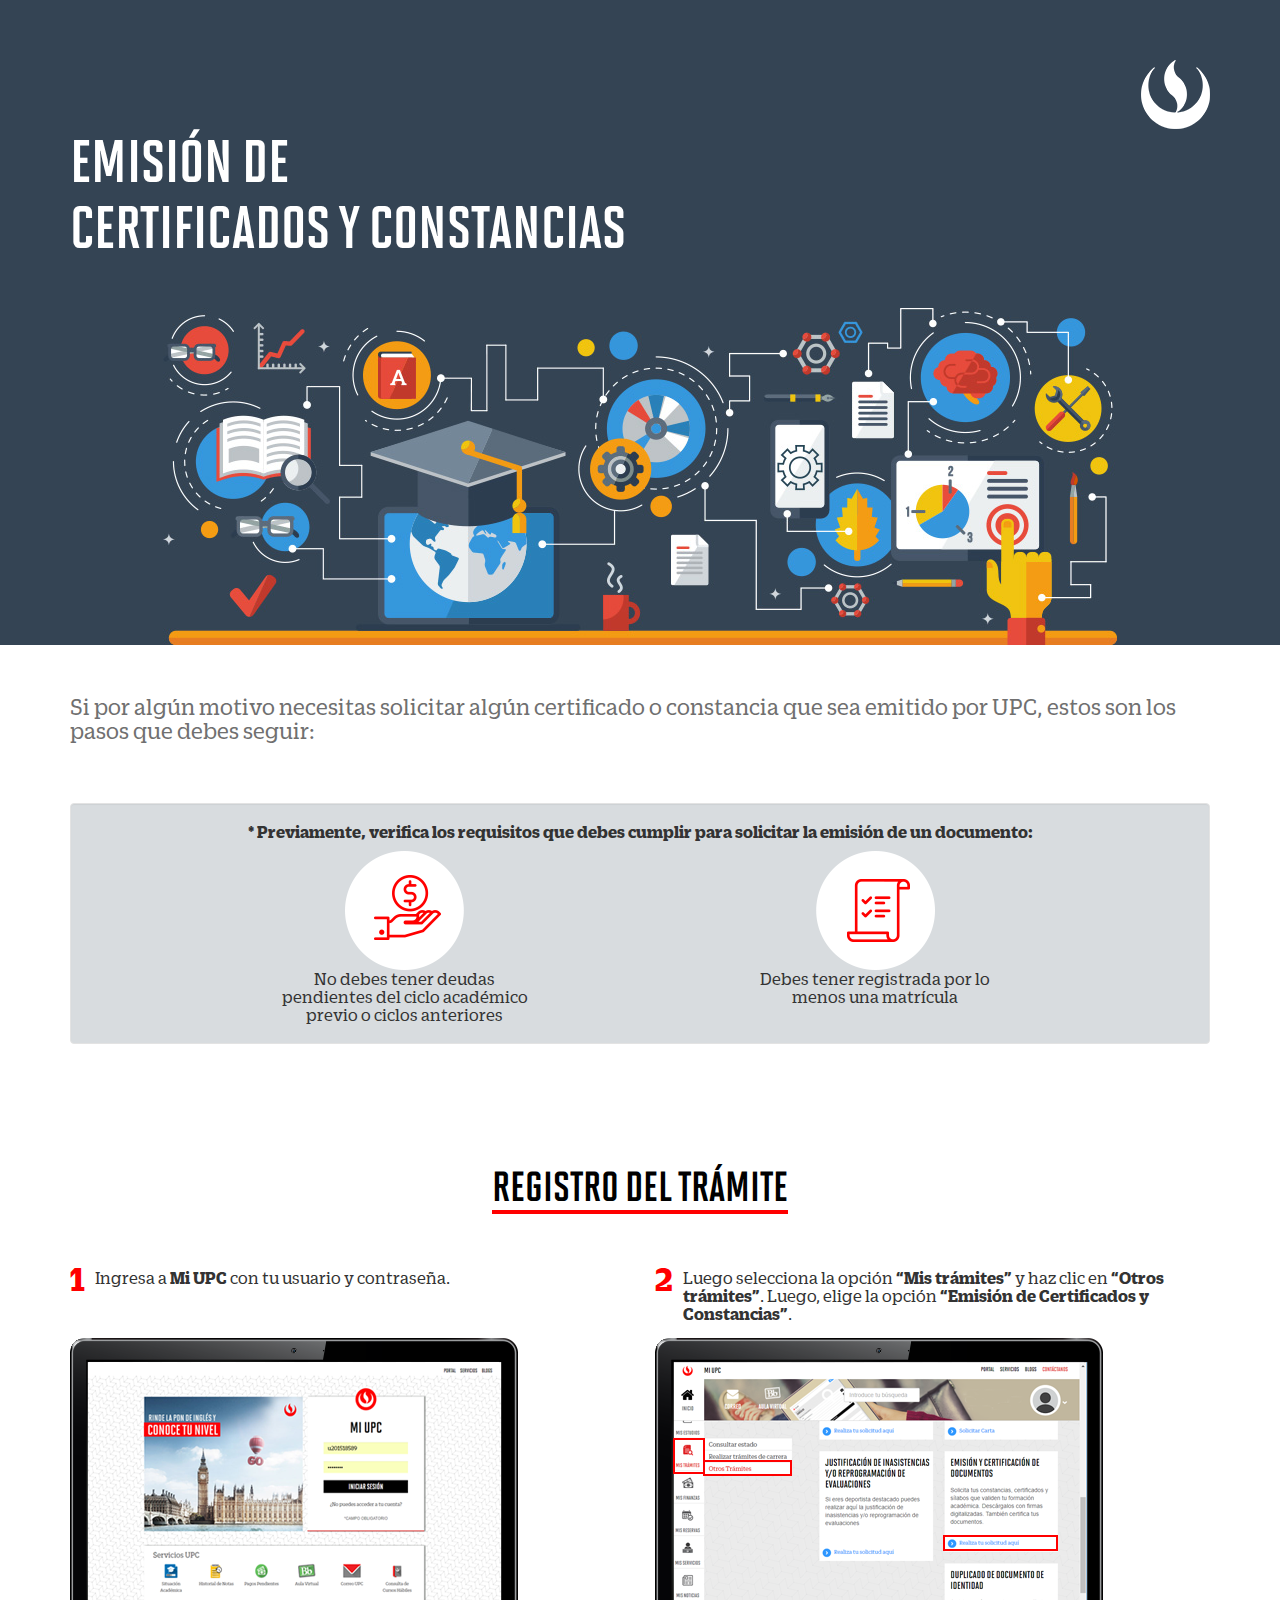
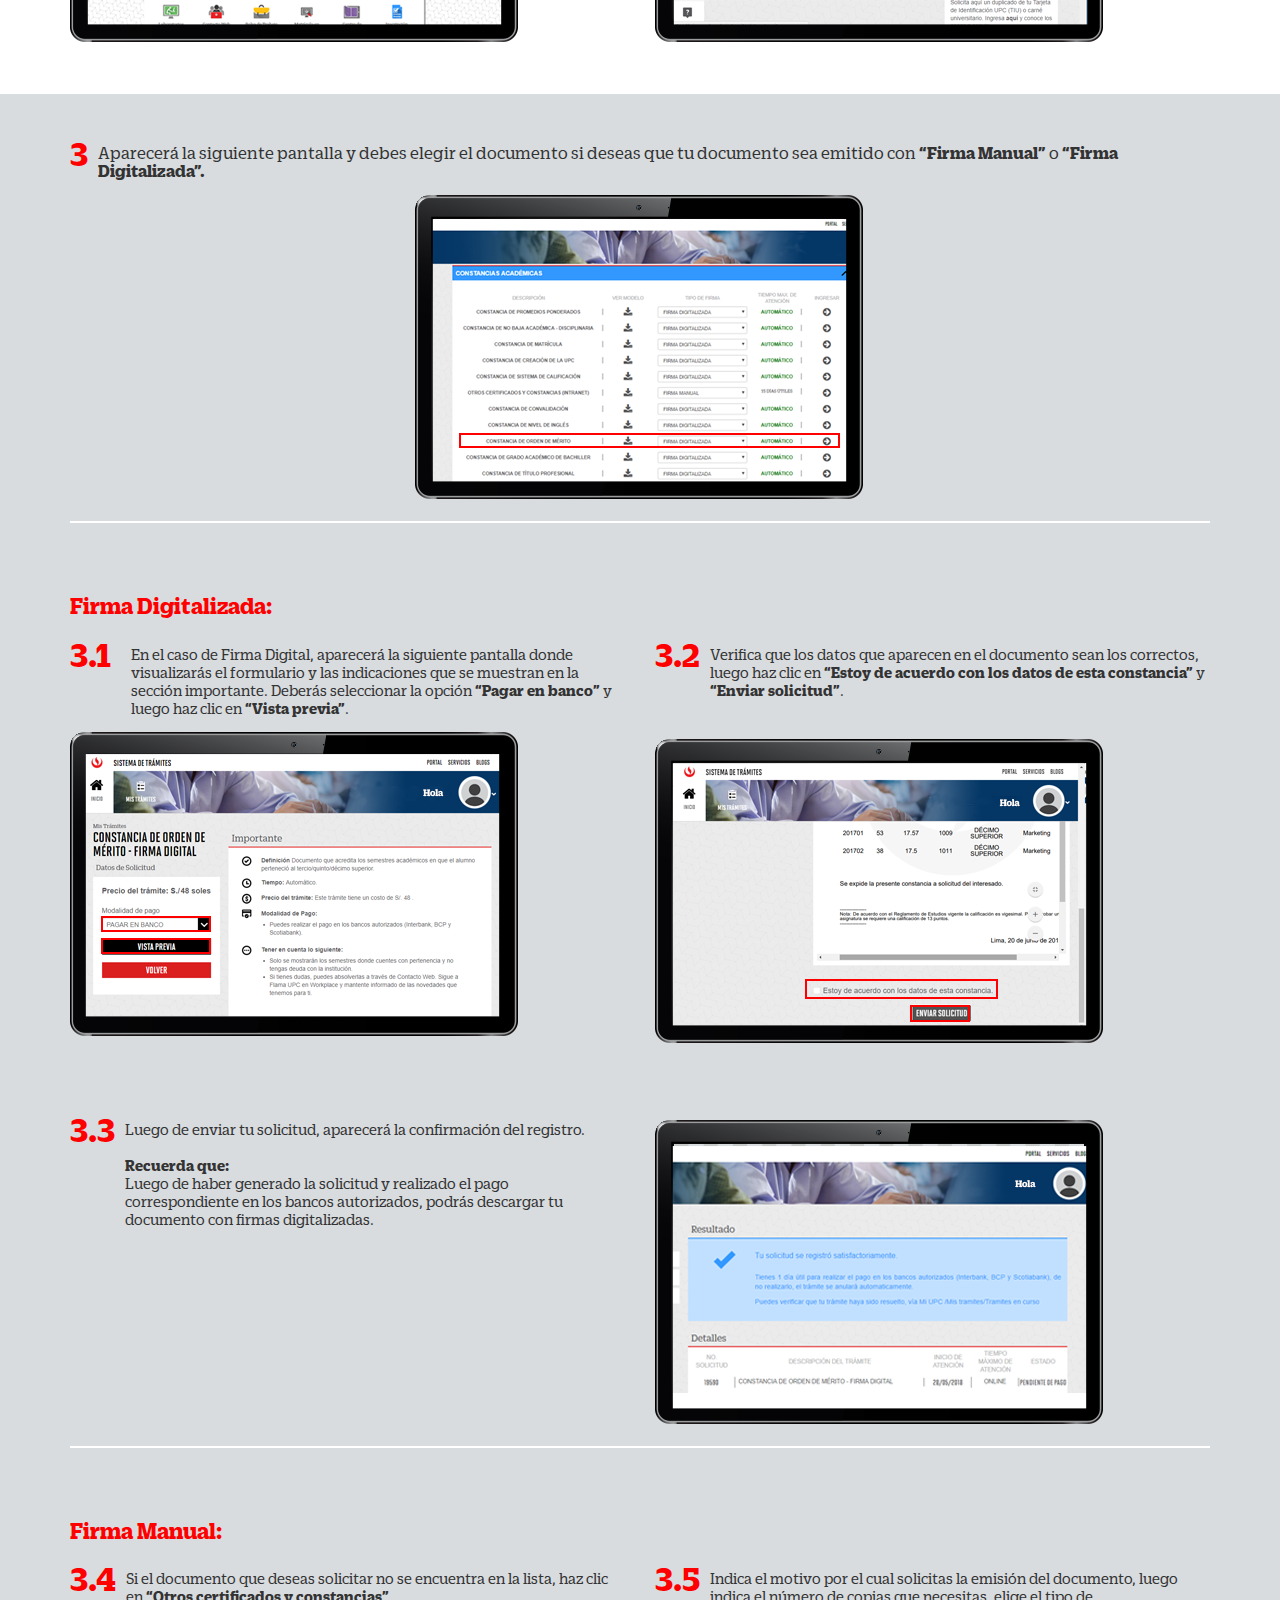
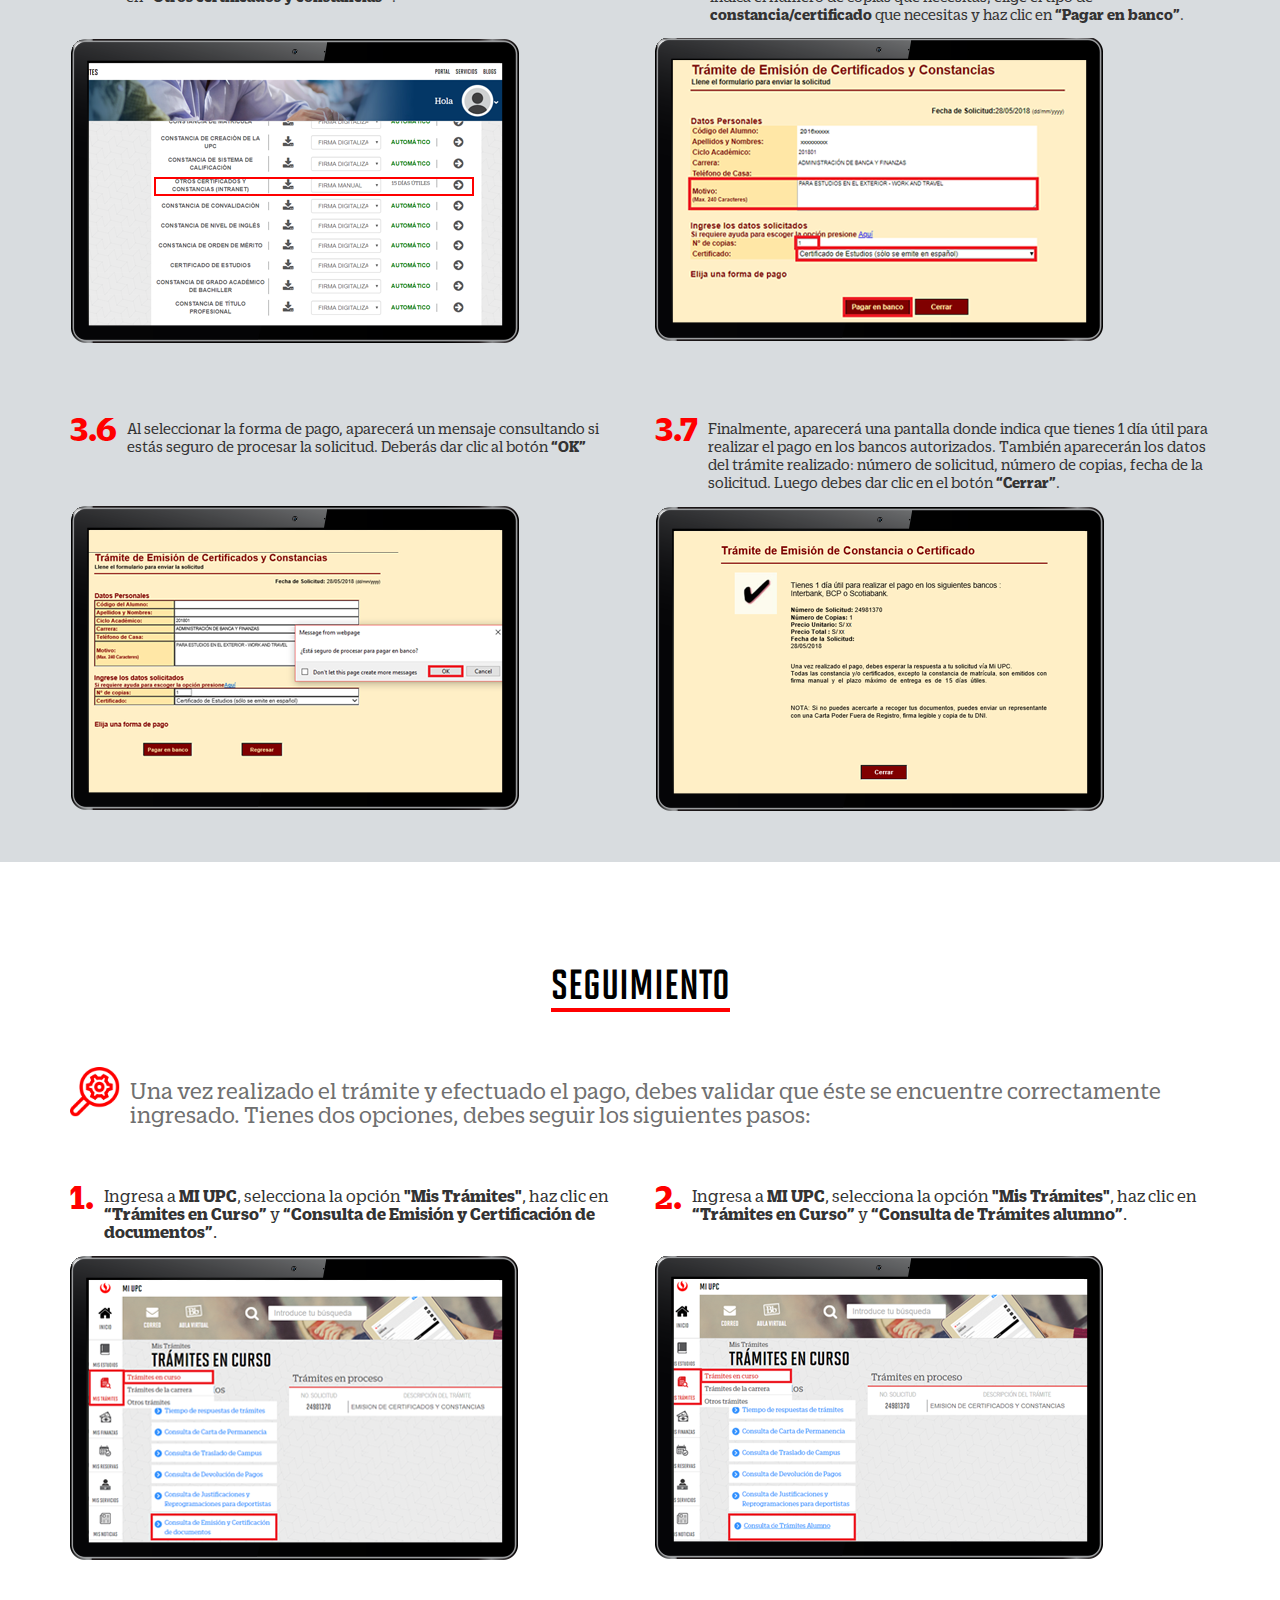
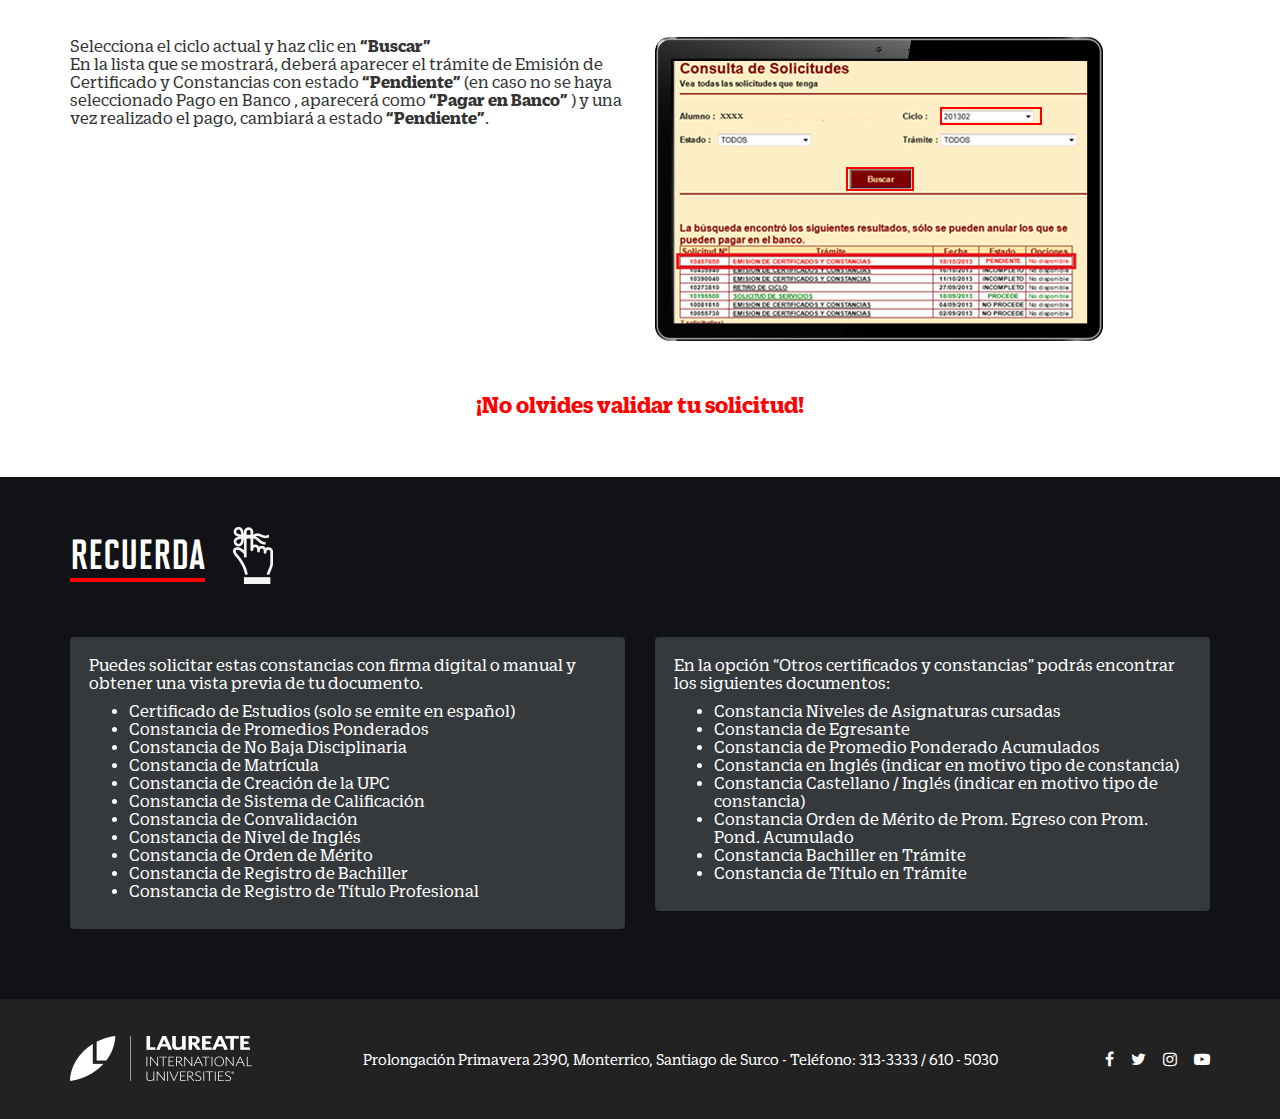
<file: emision_certificados/index.html>
<!DOCTYPE html>
<html class="no-js" lang="es" ltr="ltr">
  <head>
    <meta charset="utf-8">
    <meta http-equiv="X-UA-Compatible" content="ie=edge">
    <meta name="viewport" content="width=device-width,initial-scale=1,shrink-to-fit=no,viewport-fit=cover">
    <title>Emisión de certificados y constancias | UPC</title>
    <meta name="description" content="">
    <meta name="keywords" content="">
    <meta name="author" content="@UPCedu">
    <link rel="apple-touch-icon" href="apple-touch-icon.png">
    
    
    <link rel="stylesheet" href="../styles/main.css">
    
    <meta property="og:type" content="website">
    <meta property="og:url" content="">
    <meta property="og:title" content="Emisión de certificados y constancias | UPC">
    <meta property="og:image" content="">
    <meta property="og:description" content="">
    <meta property="og:site_name" content="Emisión de certificados y constancias | UPC">
    <meta property="og:locale" content="es_LA">
    
    <meta property="og:image:width" content="1200">
    <meta property="og:image:height" content="630">
    <meta name="twitter:card" content="summary">
    <meta name="twitter:site" content="@UPCedu">
    <meta name="twitter:creator" content="@UPCedu">
    <meta name="twitter:url" content="">
    <meta name="twitter:title" content="Emisión de certificados y constancias | UPC">
    <meta name="twitter:description" content="">
    <meta name="twitter:image" content="">
    
    <script>!function(e,t,a,n,g){e[n]=e[n]||[],e[n].push({"gtm.start":(new Date).getTime(),event:"gtm.js"});var m=t.getElementsByTagName(a)[0],r=t.createElement(a);r.async=!0,r.src="https://www.googletagmanager.com/gtm.js?id=GTM-5DSKJK5",m.parentNode.insertBefore(r,m)}(window,document,"script","dataLayer")</script>
    
  </head>
  <body><!--[if lt IE 10]>
    <p class="browserupgrade">You are using an <strong>outdated</strong> browser. Please <a href="http://browsehappy.com/">upgrade your browser</a> to improve your experience.</p><![endif]-->
    
    <noscript>
      <iframe src="https://www.googletagmanager.com/ns.html?id=GTM-5DSKJK5" height="0" width="0" style="display:none;visibility:hidden"></iframe>
    </noscript>
    
    <header class="header">
      <div class="container">
        <div class="row">
          <div class="col-xs-12">
            <figure class="text-right"><img class="img-responsive" src="../images/upc__white.png" alt="UPC"></figure>
            <h1 class="header__title">EMISIÓN DE <br> CERTIFICADOS Y CONSTANCIAS</h1>
          </div>
        </div>
      </div>
    </header>
    <main>
      <section>
        <div class="container">
          <div class="row">
            <div class="col-xs-12">
              <p class="font--gray size--24">Si por algún motivo necesitas solicitar algún certificado o constancia que sea emitido por UPC, estos son los pasos que debes seguir:</p>
              <div class="height--50"></div>
              <div class="well bg--gray text-center">
                <div class="row">
                  <div class="col-xs-12">
                    <p class="zizou-bold">* Previamente, verifica los requisitos que debes cumplir para solicitar la emisión de un documento:</p>
                  </div>
                  <div class="clearfix visible-xs-block"></div>
                  <div class="height--50 visible-xs-block"></div>
                  <div class="col-xs-12 col-sm-3 col-sm-offset-2">
                    <div class="item">
                      <div class="item__icon item__icon--debt"></div>
                      <div class="item__caption">No debes tener deudas pendientes  del ciclo académico previo o ciclos anteriores</div>
                    </div>
                  </div>
                  <div class="clearfix visible-xs-block"></div>
                  <div class="height--50 visible-xs-block"></div>
                  <div class="col-xs-12 col-sm-3 col-sm-offset-2">
                    <div class="item">
                      <div class="item__icon item__icon--register"></div>
                      <div class="item__caption">Debes tener registrada por lo menos una matrícula</div>
                    </div>
                  </div>
                </div>
              </div>
            </div>
          </div>
        </div>
      </section>
      <section>
        <div class="container">
          <div class="row">
            <div class="col-xs-12">
              <div class="text-center">
                <h2 class="title">Registro del trámite</h2>
              </div>
            </div>
          </div>
        </div>
        <div class="container">
          <div class="row">
            <div class="col-xs-12 col-sm-6">
              <figure>
                <figcaption class="item-fig"> <span class="list-number" id="list-number" >1</span><div> Ingresa a <span class="zizou-bold">Mi UPC </span>con tu usuario y contraseña.</div></figcaption>
                <br><br>
                <div><img class="img-responsive" src="../images/tramite/pantalla-01.png" alt=""></div>
              </figure>
            </div>
            <div class="clearfix visible-xs-block"></div>
            <div class="height--50 visible-xs-block"></div>
            <div class="col-xs-12 col-sm-6">
              <figure>
                <figcaption class="item-fig"> <span class="list-number" id="list-number">2</span><div> Luego selecciona la opción <span class="zizou-bold">“Mis trámites” </span>y haz clic en <span class="zizou-bold">“Otros trámites”</span>. Luego, elige la opción  <span class="zizou-bold">“Emisión de Certificados y Constancias”</span>.</div></figcaption>
                <div ><img class="img-responsive" src="../images/tramite/pantalla-02.png" alt=""></div>
              </figure>
            </div>
          </div>
          <div class="height--50"></div>
        </div>
        <div class="bg--gray">
          <div class="container">
            <div class="row">
              <div class="col-xs-12 bg--gray">
                <div class="height--50"></div>
                <figure>
                  <figcaption class="item-fig"> <span class="list-number" id="list-number">3</span><div> Aparecerá la siguiente pantalla y debes elegir el documento  si deseas que tu documento sea emitido con <span class="zizou-bold">“Firma Manual”  </span>o  <span class="zizou-bold">“Firma Digitalizada”.</span></div></figcaption>
                  <div class="text-center"><img class="img-responsive" src="../images/tramite/pantalla-03.png" alt=""></div>
                </figure>
                <hr>
                <div class="height--50"></div>
                <h5 class="font--red zizou-bold size--24">Firma Digitalizada:</h5>
                <div class="height--25"></div>
                <div class="row">
                  <div class="col-xs-12 col-sm-6">
                    <figure>
                      <figcaption class="size--16 item-fig"> <span class="list-number">3.1</span><div> En el caso de Firma Digital, aparecerá la siguiente pantalla donde visualizarás el formulario y las indicaciones que se muestran en la sección importante. Deberás seleccionar la opción <span class="zizou-bold">“Pagar en banco” </span>y luego haz clic en <span class="zizou-bold">“Vista previa”</span>.</div> </figcaption>
                      <div ><img class="img-responsive" src="../images/tramite/pantalla-04.png" alt=""></div>
                    </figure>
                  </div>
                  <div class="clearfix visible-xs-block"></div>
                  <div class="height--50 visible-xs-block"></div>
                  <div class="col-xs-12 col-sm-6">
                    <figure>
                      <figcaption class="size--16 item-fig"> <span class="list-number" id="list-number">3.2</span><div> Verifica que los datos que aparecen en el documento sean los correctos, luego haz clic en <span class="zizou-bold">“Estoy de acuerdo con los datos de esta constancia” </span>y <span class="zizou-bold">“Enviar solicitud”</span>.</div></figcaption>
                      <div class="height--25"></div>
                      <div ><img class="img-responsive" src="../images/tramite/pantalla-05.png" alt=""></div>
                    </figure>
                  </div>
                  <div class="clearfix"></div>
                  <div class="height--25"></div>
                  <div class="height--50"></div>
                  <div class="col-xs-12">
                    <figure class="row">
                      <figcaption class="col-xs-12 col-sm-6 size--16 item-fig"> <span class="list-number" id="list-number">3.3</span><div> Luego de enviar tu solicitud, aparecerá la confirmación del registro. <br><br><span class="zizou-bold">Recuerda que: <br> </span>Luego  de haber generado la solicitud y realizado el pago correspondiente en los bancos autorizados, podrás descargar tu documento con firmas digitalizadas.</div></figcaption>
                      <div class="col-xs-12 col-sm-6"><img class="img-responsive" src="../images/tramite/pantalla-06.png" alt=""></div>
                    </figure>
                  </div>
                </div>
                <hr>
                <div class="height--50"></div>
                <h5 class="font--red zizou-bold size--24">Firma Manual:</h5>
                <div class="height--25"></div>
                <div class="row">
                  <div class="col-xs-12 col-sm-6">
                    <figure>
                      <figcaption class="item-fig size--16"> <span class="list-number" id="list-number">3.4</span><div> Si el documento que deseas solicitar no se encuentra en la lista, haz clic en <span class="zizou-bold">“Otros certificados y constancias” </span>.</div></figcaption>
                      <br>
                      <img class="img-responsive" src="../images/tramite/pantalla-07.png" alt="">
                    </figure>
                  </div>
                  <div class="clearfix visible-xs-block"></div>
                  <div class="height--50 visible-xs-block"></div>
                  <div class="col-xs-12 col-sm-6">
                    <figure>
                      <figcaption class="item-fig size--16"><span class="list-number" id="list-number">3.5</span><div>Indica el motivo por el cual solicitas la emisión del documento, luego indica el número de copias que necesitas, elige el tipo de <span class="zizou-bold">constancia/certificado </span>que necesitas y haz clic en <span class="zizou-bold">“Pagar en banco”</span>.</div> </figcaption>
                      <img class="img-responsive" src="../images/tramite/pantalla-08.png" alt="">
                    </figure>
                  </div>
                  <div class="clearfix"></div>
                  <div class="height--25"></div>
                  <div class="height--50 hidden-xs"></div>
                  <div class="col-xs-12 col-sm-6">
                    <figure>
                      <figcaption class="item-fig size--16"> <span class="list-number" id="list-number">3.6</span><div> Al seleccionar la forma de pago, aparecerá un mensaje consultando si estás seguro de procesar la solicitud. Deberás dar clic al botón <span class="zizou-bold">“OK”</span></div></figcaption>
                      <br><br>
                      <img class="img-responsive" src="../images/tramite/pantalla-09.png" alt="">
                    </figure>
                  </div>
                  <div class="clearfix visible-xs-block"></div>
                  <div class="height--50 visible-xs-block"></div>
                  <div class="col-xs-12 col-sm-6">
                    <figure>
                      <figcaption class="item-fig size--16"><span class="list-number" id="list-number">3.7</span><div> Finalmente, aparecerá una pantalla donde indica que tienes 1 día útil para realizar el pago en los bancos autorizados. También aparecerán los datos del trámite realizado: número de solicitud, número de copias, fecha de la solicitud. Luego debes dar clic en el botón <span class="zizou-bold">“Cerrar”</span>.</div></figcaption>
                      <img class="img-responsive" src="../images/tramite/pantalla-10.png" alt="">
                    </figure>
                  </div>
                </div>
                <div class="height--50"></div>
              </div>
            </div>
          </div>
        </div>
      </section>
      <section>
        <div class="container">
          <div class="row">
            <div class="col-xs-12">
              <div class="text-center">
                <h2 class="title">Seguimiento</h2>
              </div>
              <p class="font--gray size--24 item-fig"><img class="icon-seguimiento" id="list-number" src="../images/icon-seguimiento.png" alt=""><span class="text-sgmto"> Una vez realizado el trámite y efectuado el pago, debes validar que éste se encuentre correctamente ingresado. Tienes dos opciones, debes seguir los siguientes pasos:</span></p>
              <div class="clearfix"></div>
              <div class="height--50"></div>
              <div class="row">
                <div class="col-xs-12 col-sm-6">
                  <figure>
                    <figcaption class="item-fig"> <span class="list-number" id="list-number">1.</span><div> Ingresa a <span class="zizou-bold">MI UPC</span>, selecciona la opción <span class="zizou-bold">"Mis Trámites"</span>, haz clic en <span class="zizou-bold">“Trámites en Curso” </span>y  <span class="zizou-bold">“Consulta de Emisión y Certificación de documentos”</span>.</div> </figcaption>
                    <div ><img class="img-responsive" src="../images/seguimiento/pantalla-01.png" alt=""></div>
                  </figure>
                </div>
                <div class="clearfix visible-xs-block"></div>
                <div class="height--50 visible-xs-block"></div>
                <div class="col-xs-12 col-sm-6">
                  <figure>
                    <figcaption class="item-fig"> <span class="list-number" id="list-number">2.</span><div> Ingresa a <span class="zizou-bold">MI UPC</span>, selecciona la opción <span class="zizou-bold">"Mis Trámites"</span>, haz clic en <span class="zizou-bold">“Trámites en Curso” </span>y  <span class="zizou-bold">“Consulta de Trámites alumno”</span>.</div> </figcaption>
                    <br>
                    <div ><img class="img-responsive" src="../images/seguimiento/pantalla-02.png" alt=""></div>
                  </figure>
                </div>
                <div class="clearfix"></div>
                <div class="height--50"></div>
                <div class="height--25"></div>
                <div class="col-xs-12">
                  <figure class="row">
                    <figcaption class="col-xs-12 col-sm-6">Selecciona el ciclo actual y haz clic en <span class="zizou-bold">“Buscar” <br></span>En la lista que se mostrará, deberá aparecer el trámite de Emisión de Certificado y Constancias con estado <span class="zizou-bold">“Pendiente” </span>(en caso no se haya seleccionado Pago en Banco , aparecerá como <span class="zizou-bold">“Pagar en Banco” </span>) y una vez realizado el pago, cambiará a estado <span class="zizou-bold">“Pendiente”</span>.</figcaption>
                    <div class="col-xs-12 col-sm-6" ><img class="img-responsive" src="../images/seguimiento/pantalla-03.png" alt=""></div>
                  </figure>
                </div>
              </div>
              <div class="height--50"></div>
              <p class="font--red zizou-bold size--24 text-center">¡No olvides validar tu solicitud!</p>
            </div>
          </div>
        </div>
      </section>
      <section class="remember">
        <div class="container">
          <div class="row">
            <div class="col-xs-12">
              <h3><span class="title title--white">RECUERDA</span><span class="title__icon title__icon--remember"></span></h3>
              <div class="row">
                <div class="col-xs-12 col-sm-6">
                  <div class="well">
                    <p>Puedes solicitar estas constancias con firma digital o manual y obtener una vista previa de tu documento.</p>
                    <ul class="text-left">
                      <li>Certificado de Estudios (solo se emite en español)</li>
                      <li>Constancia de Promedios Ponderados</li>
                      <li>Constancia de No Baja Disciplinaria</li>
                      <li>Constancia de Matrícula</li>
                      <li>Constancia de Creación de la UPC</li>
                      <li>Constancia de Sistema de Calificación</li>
                      <li>Constancia de Convalidación</li>
                      <li>Constancia de Nivel de Inglés</li>
                      <li>Constancia de Orden de Mérito</li>
                      <li>Constancia  de Registro de Bachiller</li>
                      <li>Constancia  de Registro de Título Profesional</li>
                    </ul>
                  </div>
                </div>
                <div class="col-xs-12 col-sm-6">
                  <div class="well">
                    <p>En la opción “Otros certificados y constancias” podrás encontrar los siguientes documentos:</p>
                    <ul class="text-left">
                      <li>Constancia Niveles de Asignaturas cursadas</li>
                      <li>Constancia de Egresante</li>
                      <li>Constancia de Promedio Ponderado Acumulados</li>
                      <li>Constancia en Inglés (indicar en motivo tipo de constancia)</li>
                      <li>Constancia Castellano / Inglés (indicar en motivo tipo de constancia)</li>
                      <li>Constancia Orden de Mérito de Prom. Egreso con Prom. Pond. Acumulado</li>
                      <li>Constancia Bachiller en Trámite</li>
                      <li>Constancia de Título en Trámite</li>
                    </ul>
                  </div>
                </div>
              </div>
            </div>
          </div>
        </div>
      </section>
    </main>
    <footer class="footer">
      <div class="container">
        <div class="row">
          <div class="col-xs-12 col-sm-3 col-md-3 col-lg-3">
            <figure><img class="img-responsive" src="../images/laureate.png" alt="Laureate"></figure>
          </div>
          <div class="clearfix visible-xs-block"></div>
          <div class="height--25 visible-xs-block"></div>
          <div class="col-xs-12 col-sm-6 col-md-7 col-lg-7">
            <div class="pt-14 pb-14"><span>Prolongación Primavera 2390, Monterrico, Santiago de Surco </span><span class="hidden-xs hidden-sm">- </span><br class="hidden-md hidden-lg"><span>Teléfono: 313-3333 / 610 - 5030</span></div>
          </div>
          <div class="clearfix visible-xs-block"></div>
          <div class="height--25 visible-xs-block"></div>
          <div class="col-xs-12 col-sm-3 col-md-2 col-lg-2">
            <div class="footer__social"><a href="https://www.facebook.com/upcedu" target="_blank" title="Encuéntranos en Facebook"><i class="fa fa-facebook-f" aria-hidden="true"></i></a><a href="https://twitter.com/upcedu" target="_blank" title="Síguenos en Twitter"><i class="fa fa-twitter" aria-hidden="true"></i></a><a href="https://www.instagram.com/upc_peru_oficial/" target="_blank" title="UPC en Instagram"><i class="fa fa-instagram" aria-hidden="true"></i></a><a href="https://www.youtube.com/user/UPCedupe" target="_blank" title="UPC en Youtube"><i class="fa fa-youtube-play" aria-hidden="true"></i></a></div>
          </div>
        </div>
      </div>
    </footer>
    
    
  </body>
</html>
</file>
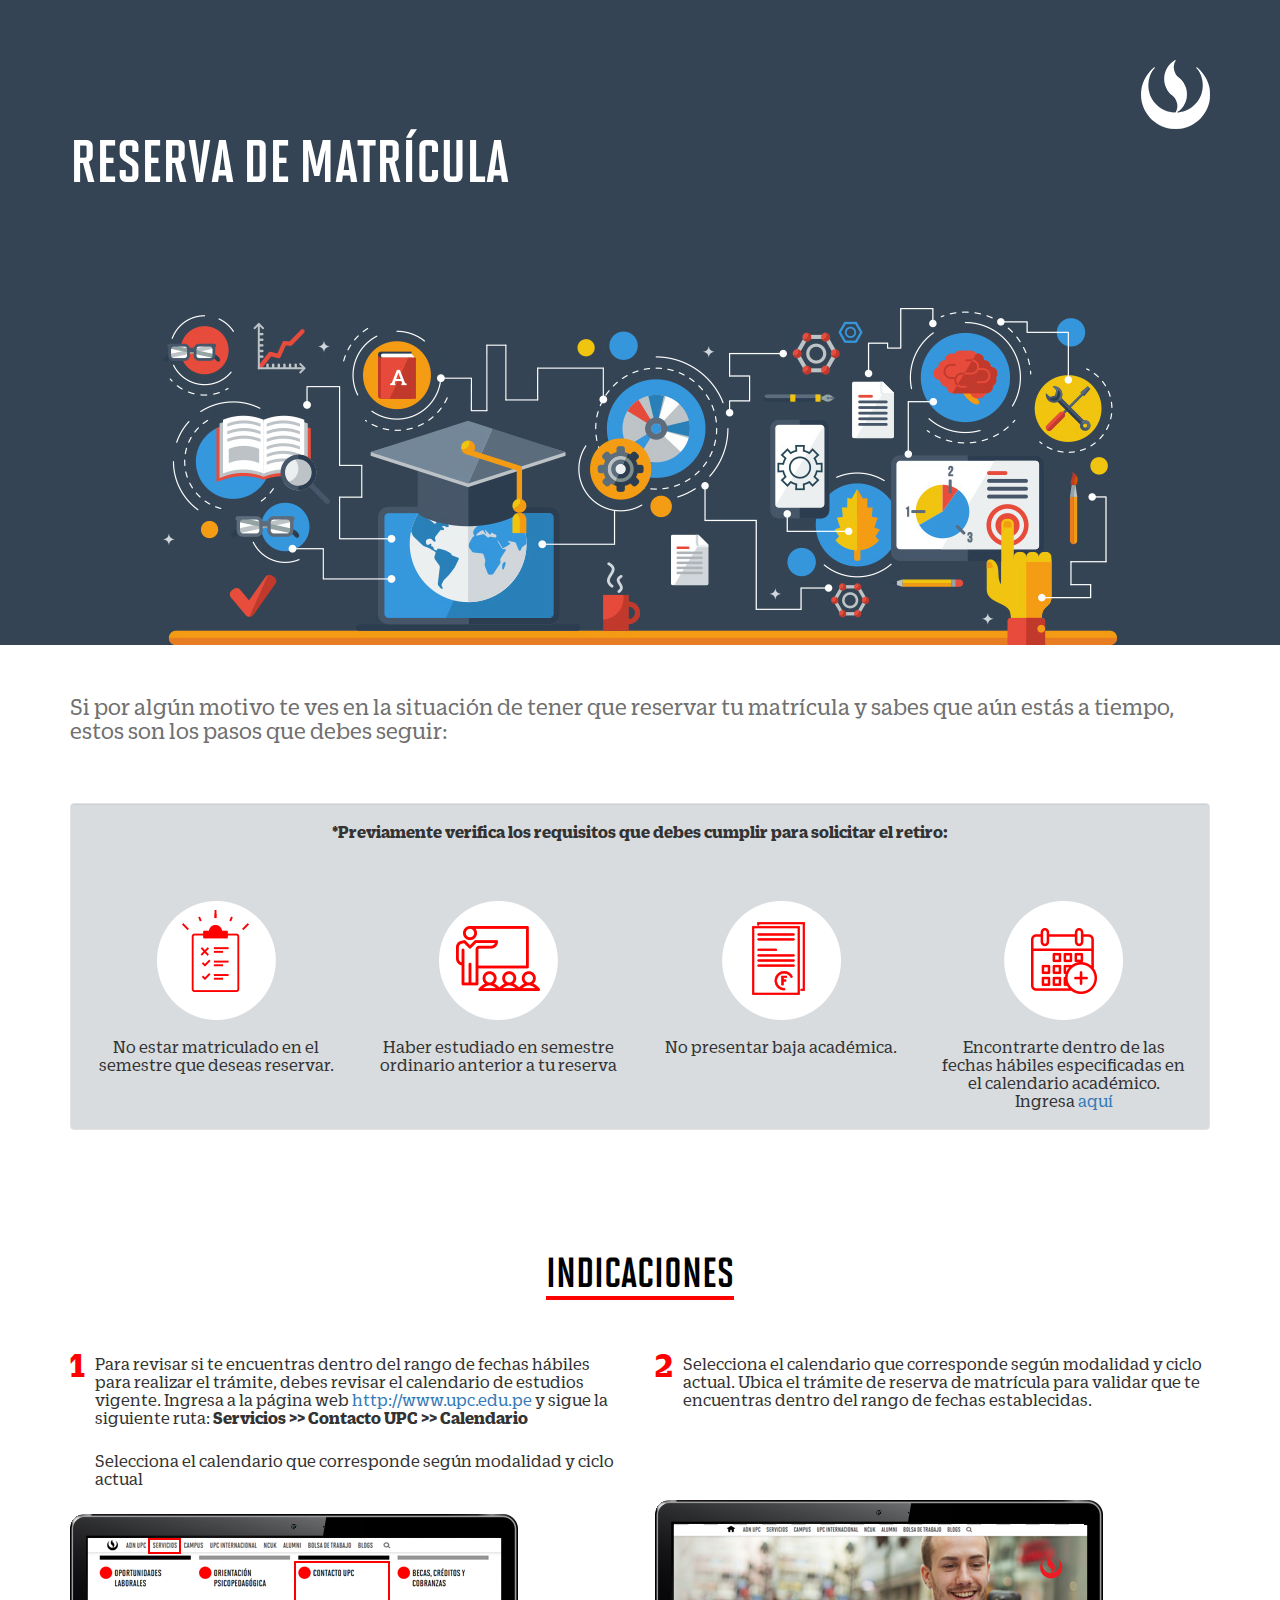
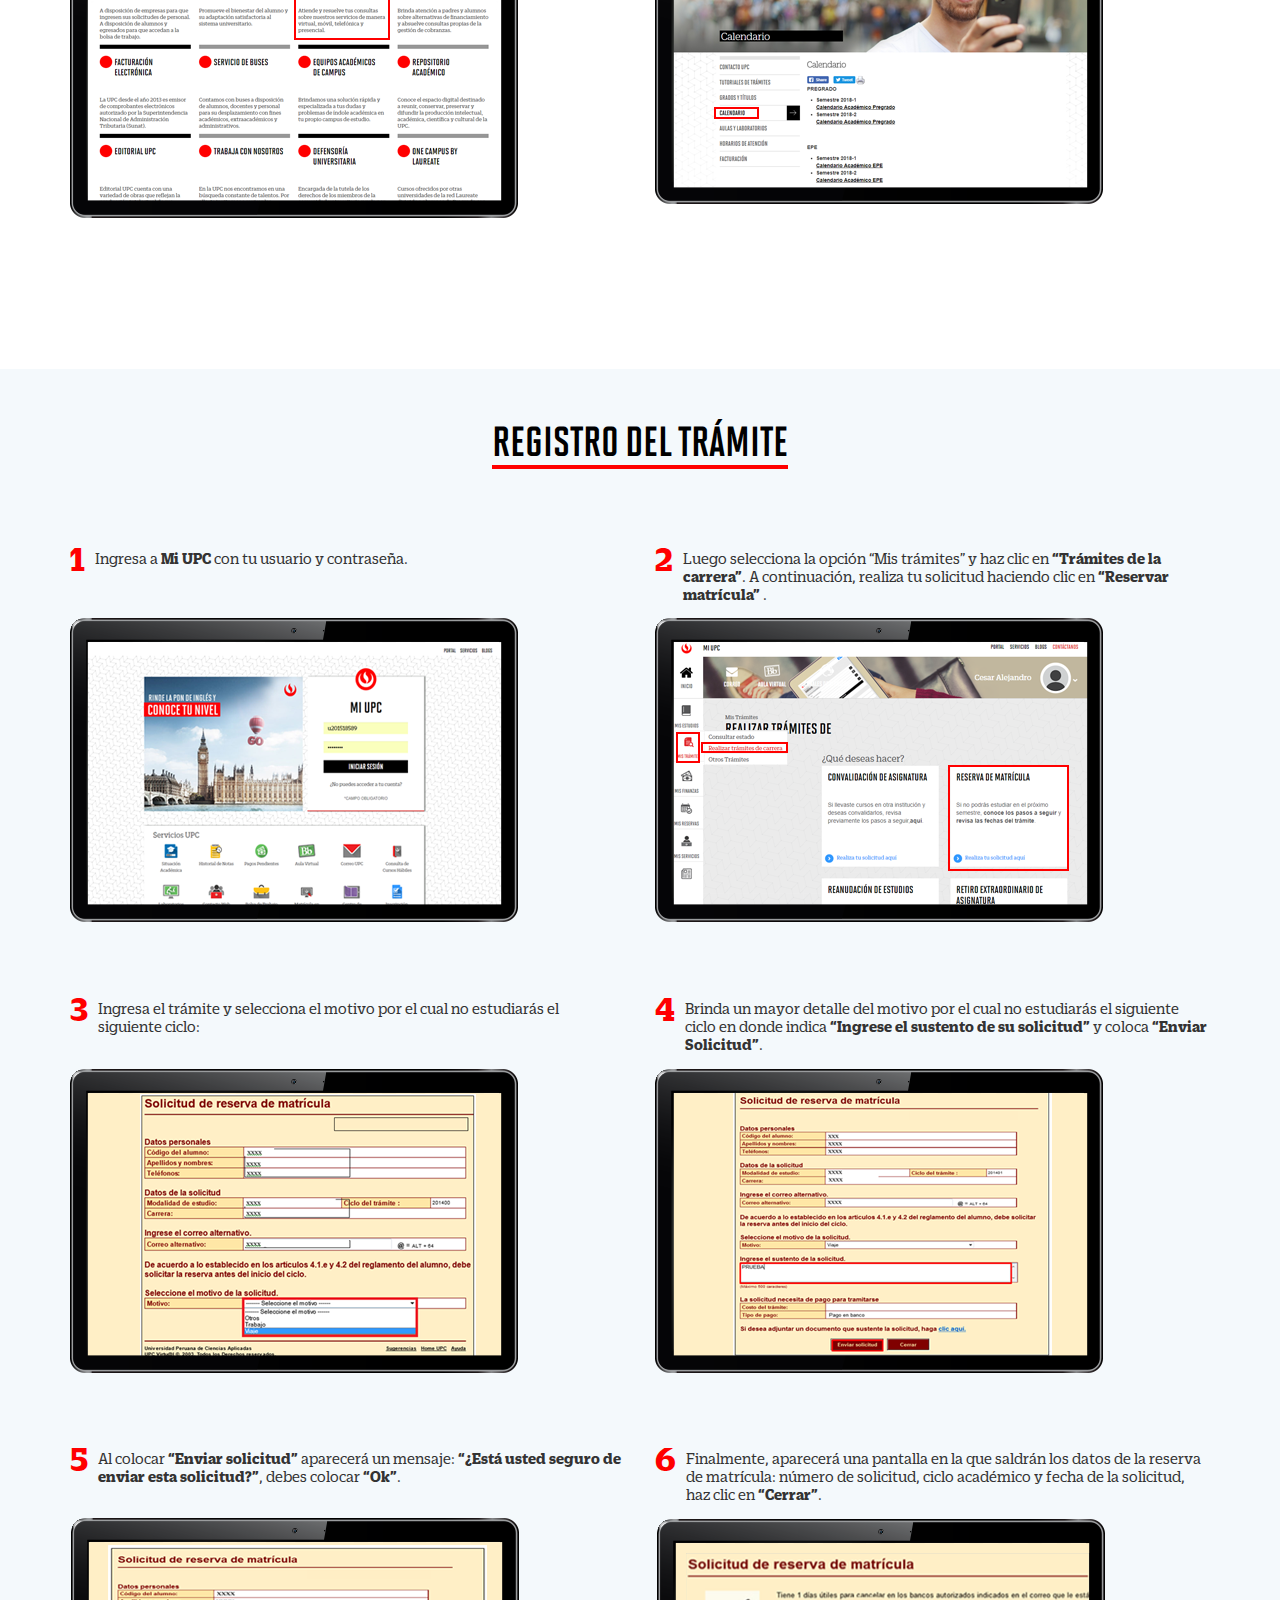
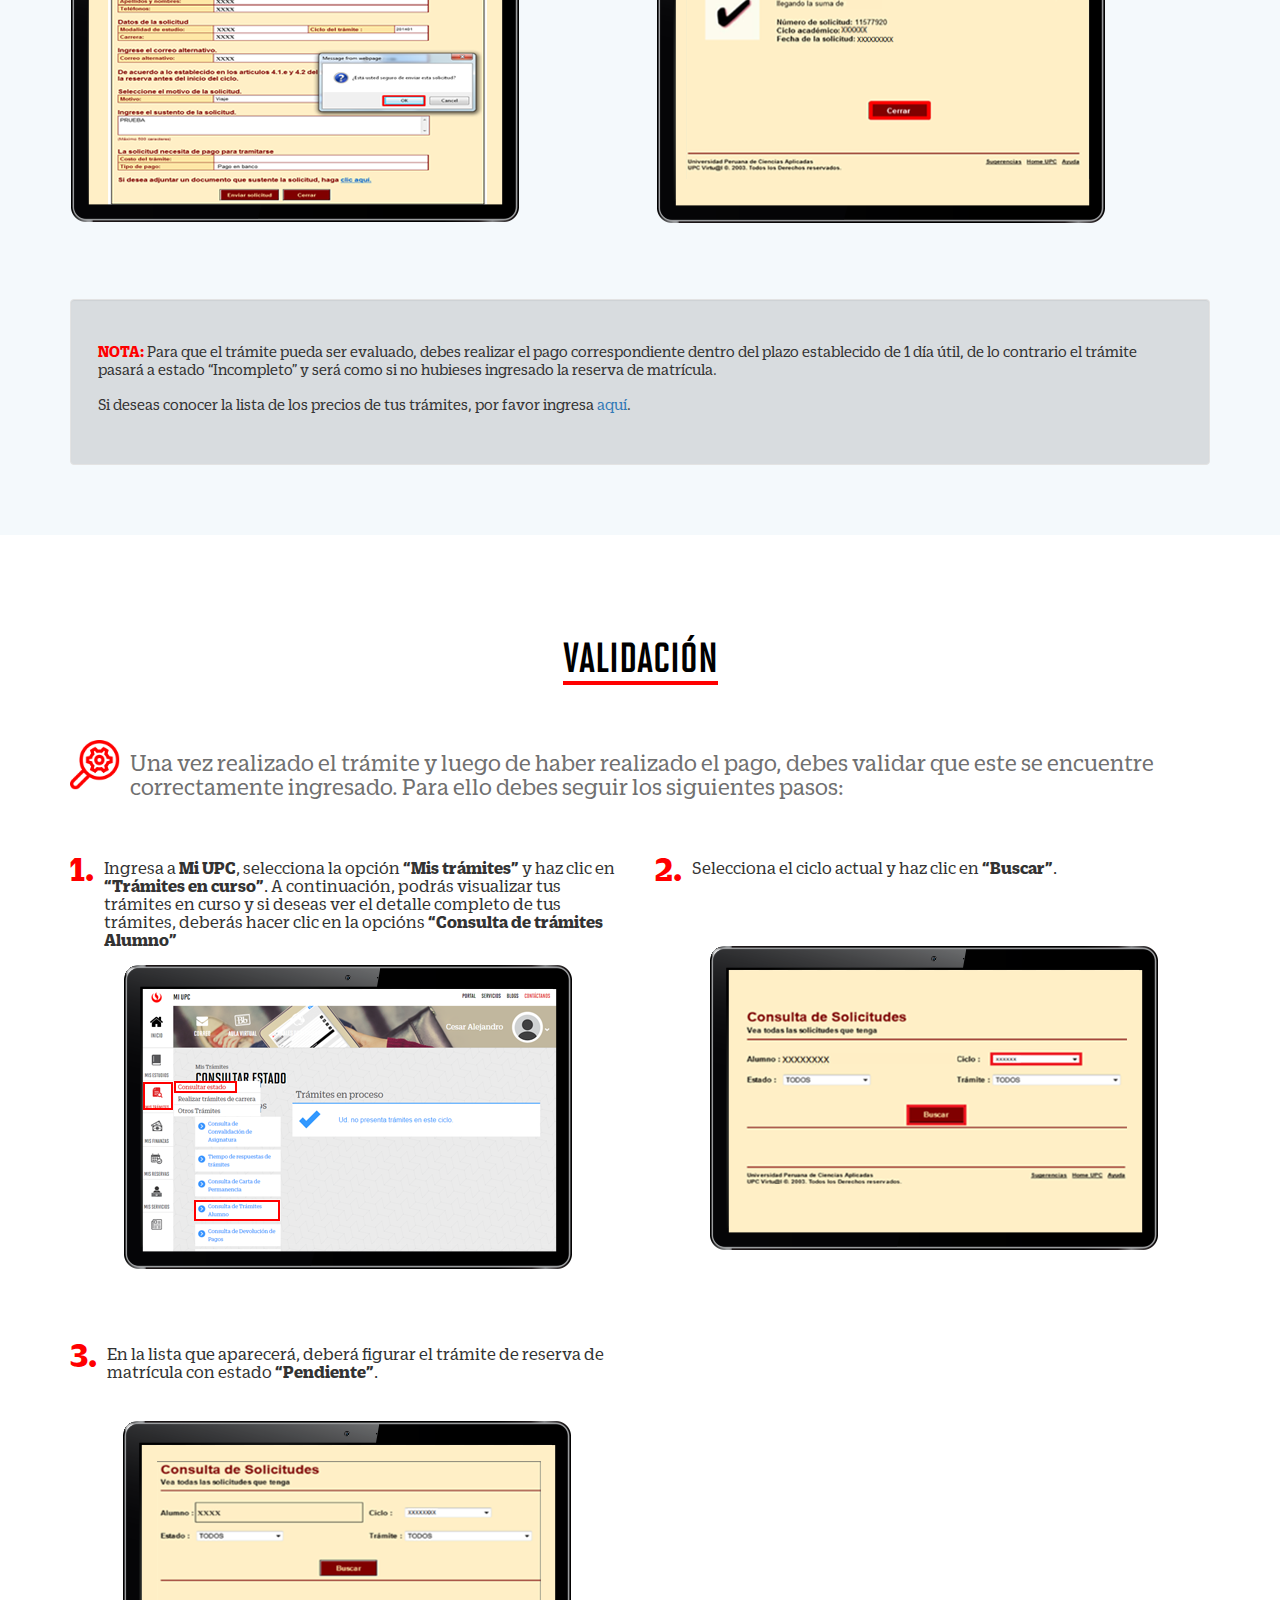
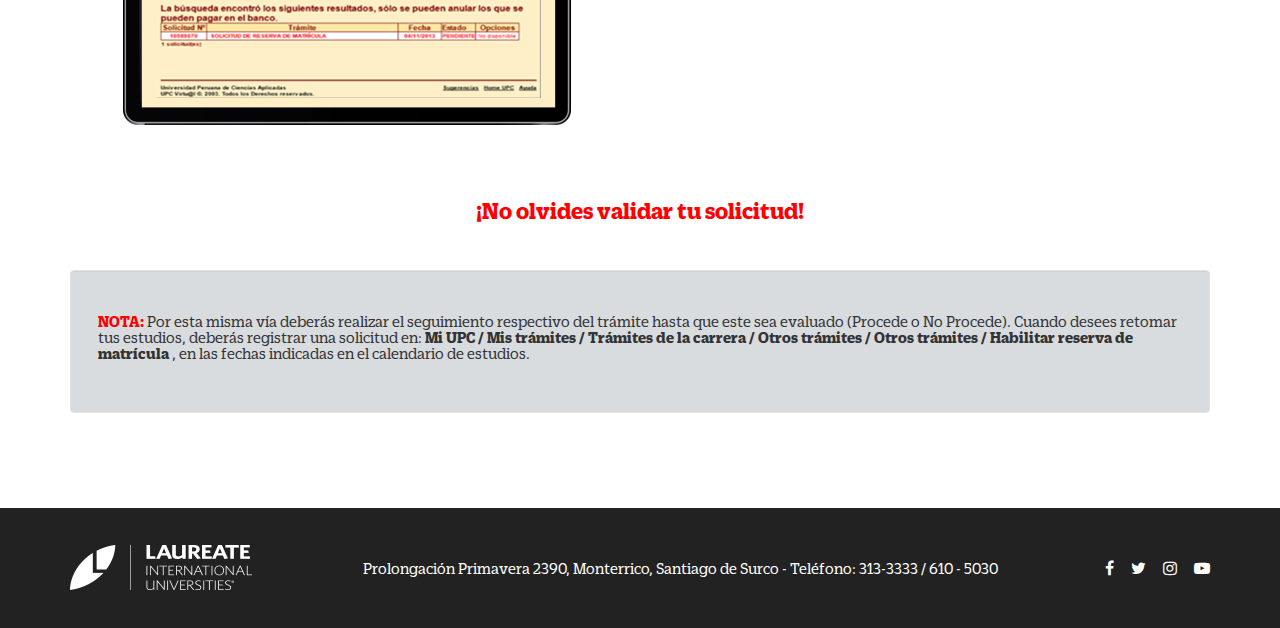
<file: reserva_matricula/index.html>
<!DOCTYPE html>
<html class="no-js" lang="es" ltr="ltr">
  <head>
    <meta charset="utf-8">
    <meta http-equiv="X-UA-Compatible" content="ie=edge">
    <meta name="viewport" content="width=device-width,initial-scale=1,shrink-to-fit=no,viewport-fit=cover">
    <title>Reserva de Matrícula | UPC</title>
    <meta name="description" content="">
    <meta name="keywords" content="">
    <meta name="author" content="@UPCedu">
    <link rel="apple-touch-icon" href="apple-touch-icon.png">
    
    
    <link rel="stylesheet" href="../styles/main.css">
    
    <meta property="og:type" content="website">
    <meta property="og:url" content="">
    <meta property="og:title" content="Reserva de Matrícula | UPC">
    <meta property="og:image" content="">
    <meta property="og:description" content="">
    <meta property="og:site_name" content="Reserva de Matrícula | UPC">
    <meta property="og:locale" content="es_LA">
    
    <meta property="og:image:width" content="1200">
    <meta property="og:image:height" content="630">
    <meta name="twitter:card" content="summary">
    <meta name="twitter:site" content="@UPCedu">
    <meta name="twitter:creator" content="@UPCedu">
    <meta name="twitter:url" content="">
    <meta name="twitter:title" content="Reserva de Matrícula | UPC">
    <meta name="twitter:description" content="">
    <meta name="twitter:image" content="">
    
    <script>!function(e,t,a,n,g){e[n]=e[n]||[],e[n].push({"gtm.start":(new Date).getTime(),event:"gtm.js"});var m=t.getElementsByTagName(a)[0],r=t.createElement(a);r.async=!0,r.src="https://www.googletagmanager.com/gtm.js?id=GTM-5DSKJK5",m.parentNode.insertBefore(r,m)}(window,document,"script","dataLayer")</script>
    
  </head>
  <body><!--[if lt IE 10]>
    <p class="browserupgrade">You are using an <strong>outdated</strong> browser. Please <a href="http://browsehappy.com/">upgrade your browser</a> to improve your experience.</p><![endif]-->
    
    <noscript>
      <iframe src="https://www.googletagmanager.com/ns.html?id=GTM-5DSKJK5" height="0" width="0" style="display:none;visibility:hidden"></iframe>
    </noscript>
    
    <header class="header">
      <div class="container">
        <div class="row">
          <div class="col-xs-12">
            <figure class="text-right"><img class="img-responsive" src="../images/upc__white.png" alt="UPC"></figure>
            <h1 class="header__title">RESERVA DE MATRÍCULA</h1>
          </div>
        </div>
      </div>
    </header>
    <main>
      <section>
        <div class="container">
          <div class="row">
            <div class="col-xs-12">
              <p class="font--gray size--24">Si por algún motivo te ves en la situación de tener que reservar tu matrícula y sabes que aún estás a tiempo, estos son los pasos que debes seguir:</p>
              <div class="height--50"></div>
              <div class="well bg--gray text-center">
                <div class="row">
                  <div class="col-xs-12">
                    <p class="zizou-bold">*Previamente verifica los requisitos que debes cumplir para solicitar el retiro:</p>
                    <div class="height--25 hidden-xs"></div>
                  </div>
                  <div class="clearfix visible-xs-block"></div>
                  <div class="col-xs-12 col-sm-3 ">
                    <div class="item">
                      <div class="height--25"></div>
                      <figure><img class="img-responsive" src="../images/reserva-matricula/pantalla-01.png" alt=""></figure>
                      <br>
                      <div class="item__caption">No estar matriculado en el semestre que deseas reservar.</div>
                    </div>
                  </div>
                  <div class="clearfix visible-xs-block"></div>
                  <div class="col-xs-12 col-sm-3 ">
                      <div class="item">
                        <div class="height--25"></div>
                        <figure><img class="img-responsive" src="../images/reserva-matricula/pantalla-02.png" alt=""></figure>
                        <br>
                        <div class="item__caption">Haber estudiado en semestre ordinario anterior a tu reserva</div>
                      </div>
                  </div>
                  <div class="clearfix visible-xs-block"></div>
                  <div class="col-xs-12 col-sm-3 ">
                    <div class="item">
                      <div class="height--25"></div>
                      <figure><img class="img-responsive" src="../images/reserva-matricula/pantalla-03.png" alt=""></figure>
                      <br>
                      <div class="item__caption">No presentar baja académica.</div>
                  </div>
                  </div>
                  <div class="clearfix visible-xs-block"></div>
                  <div class="col-xs-12 col-sm-3">
                    <div class="item">
                        <div class="height--25"></div>
                      <figure><img class="img-responsive" src="../images/reserva-matricula/pantalla-04.png" alt=""></figure>
                      <br>
                      <div class="item__caption">Encontrarte dentro de las fechas hábiles especificadas en el calendario académico. Ingresa <a href="https://www.upc.edu.pe/servicios/contacto-upc/calendario" target="_blank">aquí</a> </div>
                    </div>
                  </div>
                </div>
              </div>
            </div>
          </div>
        </div>
      </section>
      <section>
        <div class="container">
          <div class="row">
            <div class="col-xs-12">
              <div class="text-center">
                <h2 class="title">INDICACIONES</h2>
              </div>
            </div>
          </div>
        </div>
        <div class="container">
          <div class="row">
            <div class="col-xs-12 col-sm-6">
              <figure>
                <figcaption class="item-fig"> <span class="list-number" id="list-number">1</span><div> Para revisar si te encuentras dentro del rango de fechas hábiles para realizar el trámite, debes revisar el calendario de estudios vigente. Ingresa a la página web <a href="http://www.upc.edu.pe" target="_blank">http://www.upc.edu.pe</a>   y sigue la siguiente ruta: <span class="zizou-bold">Servicios >> Contacto UPC >> Calendario</span>
                <div class="height--25"></div>
                <p >Selecciona el calendario que corresponde según modalidad y ciclo actual</p></div> </figcaption>
                <img class="img-responsive" src="../images/reserva-matricula/pantalla-05.png" alt="">
              </figure>
            </div>
            <div class="clearfix visible-xs-block"></div>
            <div class="height--50 visible-xs-block"></div>
            <div class="col-xs-12 col-sm-6">
              <figure>
                <figcaption class="item-fig"> <span class="list-number" id="list-number">2</span><div> Selecciona el calendario que corresponde según modalidad y ciclo actual. Ubica el trámite de reserva de matrícula para validar que te encuentras dentro del rango de fechas establecidas.</div></figcaption>
                <div class="height--50 hidden-xs"></div>
                <div class="height--25"></div>
                <div><img class="img-responsive" src="../images/reserva-matricula/pantalla-06.png" alt=""></div>
              </figure>
            </div>
            <div class="clearfix"></div>
            <div class="height--50"></div>
          </div>
        </div>
      </section> 
      <section> 
        <div class="bg--blue">
          <div class="container">
            <div class="row">
              <div class="col-xs-12">
                <div class="clearfix"></div>
                <div class="height--50"></div>
                  <div class="text-center">
                    <h2 class="title">REGISTRO DEL TRÁMITE</h2>
                  </div>
              </div>
            </div>
          </div>
          <div class="container">
            <div class="row">
              <div class="col-xs-12 bg--blue">
                <div class="height--25"></div>
                <div class="row">
                  <div class="col-xs-12 col-sm-6">
                    <figure>
                      <figcaption class="item-fig size--16"><span class="list-number" id="list-number">1</span><div> Ingresa a <span class="zizou-bold">Mi UPC</span> con tu usuario y contraseña.</div></figcaption>
                      <br><br>
                      <div ><img class="img-responsive" src="../images/reserva-matricula/pantalla-07.png" alt=""></div>
                    </figure>
                  </div>
                  <div class="clearfix visible-xs-block"></div>
                  <div class="height--50 visible-xs-block"></div>
                  <div class="col-xs-12 col-sm-6">
                    <figure>
                      <figcaption class="item-fig size--16"> <span class="list-number" id="list-number">2</span><div> Luego selecciona la opción “Mis trámites” y haz clic en <span class="zizou-bold">“Trámites de la carrera”</span>. A continuación, realiza tu solicitud haciendo clic en <span class="zizou-bold">“Reservar matrícula”</span> .</div></figcaption>
                      <div ><img class="img-responsive" src="../images/reserva-matricula/pantalla-08.png" alt=""></div>
                    </figure>
                  </div>
                </div>
                <div class="height--50 hidden-xs"></div>
                <div class="height--25 "></div>
                <div class="row">
                  <div class="col-xs-12 col-sm-6">
                    <figure>
                      <figcaption class="item-fig size--16"> <span class="list-number" id="list-number">3</span><div> Ingresa el trámite y selecciona el motivo por el cual no estudiarás el siguiente ciclo: </span> </div></figcaption>
                      <br>
                      <div ><img  class="img-responsive" src="../images/reserva-matricula/pantalla-09.png" alt=""></div>
                    </figure>
                  </div>
                  <div class="clearfix visible-xs-block"></div>
                  <div class="height--50 visible-xs-block"></div>
                  <div class="col-xs-12 col-sm-6">
                    <figure>
                     <figcaption class="item-fig size--16"> <span class="list-number" id="list-number">4</span><div>  Brinda un mayor detalle del motivo por el cual no estudiarás el siguiente ciclo en donde indica <span class="zizou-bold">“Ingrese el sustento de su solicitud”</span> y coloca <span class="zizou-bold">“Enviar Solicitud”</span>.</div> </figcaption>
                     <div ><img class="img-responsive" src="../images/reserva-matricula/pantalla-10.png" alt="">
                    </figure>
                  </div>
                  <div class="clearfix"></div>
                  <div class="height--50 hidden-xs"></div>
                  <div class="height--25 "></div>
                  <div class="col-xs-12 col-sm-6">
                    <figure>
                      <figcaption class="item-fig size--16"> <span class="list-number" id="list-number">5</span><div> Al colocar <span class="zizou-bold">“Enviar solicitud”</span> aparecerá un mensaje: <span class="zizou-bold">“¿Está usted seguro de enviar esta solicitud?”</span>, debes colocar <span class="zizou-bold">“Ok”</span>.</div> </figcaption>
                      <br>
                      <div><img class="img-responsive" src="../images/reserva-matricula/pantalla-11.png" alt=""></div>
                    </figure>
                  </div>
                  <div class="clearfix visible-xs-block"></div>
                  <div class="height--50 visible-xs-block"></div>
                  <div class="col-xs-12 col-sm-6">
                    <figure>
                      <figcaption class="item-fig size--16"> <span class="list-number" id="list-number">6</span> <div> Finalmente, aparecerá una pantalla en la que saldrán los datos de la reserva de matrícula: número de solicitud, ciclo académico y fecha de la solicitud, haz clic en <span class="zizou-bold">“Cerrar”</span>. </div></figcaption>
                      <div><img class="img-responsive" src="../images/reserva-matricula/pantalla-12.png" alt=""></div>
                    </figure>
                  </div>
                </div>
                <div class="height--50 hidden-xs"></div>
                <div class="height--25"></div>
                <div class="well bg--gray ">
                  <div class="row">
                    <div class="container-gray">
                      <div class="size--16"><span class="font--red zizou-bold size--16">NOTA: </span>Para que el trámite pueda ser evaluado, debes realizar el pago correspondiente dentro del plazo establecido de 1 día útil, de lo contrario el trámite pasará a estado “Incompleto” y será como si no hubieses ingresado la reserva de matrícula.</div>
                      <br>
                      <p class="size--16">Si deseas conocer la lista de los precios de tus trámites, por favor ingresa <a href="https://www.upc.edu.pe/pensiones-y-tarifas/tarifas-pregrado" target="_blank">aquí</a>. </p>
                    </div>
                  </div>
                </div>
                <div class="height--50"></div>
              </div>
            </div>
          </div>
        </div>
      </section>
      <section>
        <div class="container">
          <div class="row">
            <div class="col-xs-12">
              <div class="text-center">
                <h2 class="title">Validación</h2>
              </div>
              <p class="font--gray size--24 item-fig"><img class="icon-seguimiento" id="list-number" src="../images/icon-seguimiento.png" alt=""><span class="text-sgmto"> Una vez realizado el trámite y luego de haber realizado el pago, debes validar que este se encuentre correctamente ingresado. Para ello debes seguir los siguientes pasos:</span></p>
              <div class="clearfix"></div>
              <div class="height--50"></div>
              <div class="row">
                <div class="col-xs-12 col-sm-6">
                  <figure>
                    <figcaption class="item-fig"> <span class="list-number" id="list-number">1.</span> <div> Ingresa a <span class="zizou-bold">Mi UPC</span>, selecciona la opción <span class="zizou-bold">“Mis trámites”</span> y haz clic en <span class="zizou-bold">“Trámites en curso”</span>. A continuación, podrás visualizar tus trámites en curso y si deseas ver el detalle completo de tus trámites, deberás hacer clic en la opcións <span class="zizou-bold">“Consulta de trámites Alumno”</span></div></figcaption>
                    <div class="text-center"><img class="img-responsive" src="../images/reserva-matricula/pantalla-13.png" alt=""></div>
                  </figure>
                </div>
                <div class="col-xs-12 col-sm-6">
                  <figure>
                    <figcaption class="item-fig"> <span class="list-number" id="list-number">2.</span> <div>  Selecciona el ciclo actual y haz clic en <span class="zizou-bold">“Buscar”</span>.</div></figcaption>
                    <br><br><br>
                    <div class=" hidden-xs"></div>
                    <div class="text-center"><img class="img-responsive" src="../images/reserva-matricula/pantalla-14.png" alt=""></div>
                  </figure>
                </div>
              </div>
              <div class="height--50 hidden-xs"></div>
              <div class="height--25"></div>
              <div class="row">
                  <div class="col-xs-12 col-sm-6">
                    <figure>
                      <figcaption class="item-fig"> <span class="list-number" id="list-number">3.</span> <div>En la lista que aparecerá, deberá figurar el trámite de reserva de matrícula con estado <span class="zizou-bold">“Pendiente”</span>.</div> </figcaption>
                      <div class="height--25"></div>
                      <div class="text-center"><img class="img-responsive" src="../images/reserva-matricula/pantalla-15.png" alt=""></div>
                      <div class="height--25"></div>
                    </figure>
                  </div>
              </div>
              <div class="row">
                  <div class="height--50"></div>
                  <div class="font--red zizou-bold  text-center size--24"><span  >¡No  olvides validar tu solicitud!</span></div>
                  <div class="height--50"></div>
              </div>
              <div class="well bg--gray ">
                  <div class="row">
                    <div class="container-gray">
                      <div class="size--16"> <p><span class="font--red zizou-bold">NOTA:</span> Por esta misma vía deberás realizar el seguimiento respectivo del trámite hasta que este sea evaluado (Procede o No Procede). Cuando desees retomar tus estudios, deberás registrar una solicitud en: <span class="zizou-bold"> Mi UPC / Mis trámites / Trámites de la carrera / Otros trámites / Otros trámites / Habilitar reserva de matrícula </span>,  en las fechas indicadas en el calendario de estudios.</p></div>
                    </div>
                  </div>
              </div>
              <div class="height--25"></div>
            </div>
          </div>
        </div>
      </section>
    </main>
    <footer class="footer">
      <div class="container">
        <div class="row">
          <div class="col-xs-12 col-sm-3 col-md-3 col-lg-3">
            <figure><img class="img-responsive" src="../images/laureate.png" alt="Laureate"></figure>
          </div>
          <div class="clearfix visible-xs-block"></div>
          <div class="height--25 visible-xs-block"></div>
          <div class="col-xs-12 col-sm-6 col-md-7 col-lg-7">
            <div class="pt-14 pb-14"><span>Prolongación Primavera 2390, Monterrico, Santiago de Surco </span><span class="hidden-xs hidden-sm">- </span><br class="hidden-md hidden-lg"><span>Teléfono: 313-3333 / 610 - 5030</span></div>
          </div>
          <div class="clearfix visible-xs-block"></div>
          <div class="height--25 visible-xs-block"></div>
          <div class="col-xs-12 col-sm-3 col-md-2 col-lg-2">
            <div class="footer__social"><a href="https://www.facebook.com/upcedu" target="_blank" title="Encuéntranos en Facebook"><i class="fa fa-facebook-f" aria-hidden="true"></i></a><a href="https://twitter.com/upcedu" target="_blank" title="Síguenos en Twitter"><i class="fa fa-twitter" aria-hidden="true"></i></a><a href="https://www.instagram.com/upc_peru_oficial/" target="_blank" title="UPC en Instagram"><i class="fa fa-instagram" aria-hidden="true"></i></a><a href="https://www.youtube.com/user/UPCedupe" target="_blank" title="UPC en Youtube"><i class="fa fa-youtube-play" aria-hidden="true"></i></a></div>
          </div>
        </div>
      </div>
    </footer>
    
    
  </body>
</html>
</file>
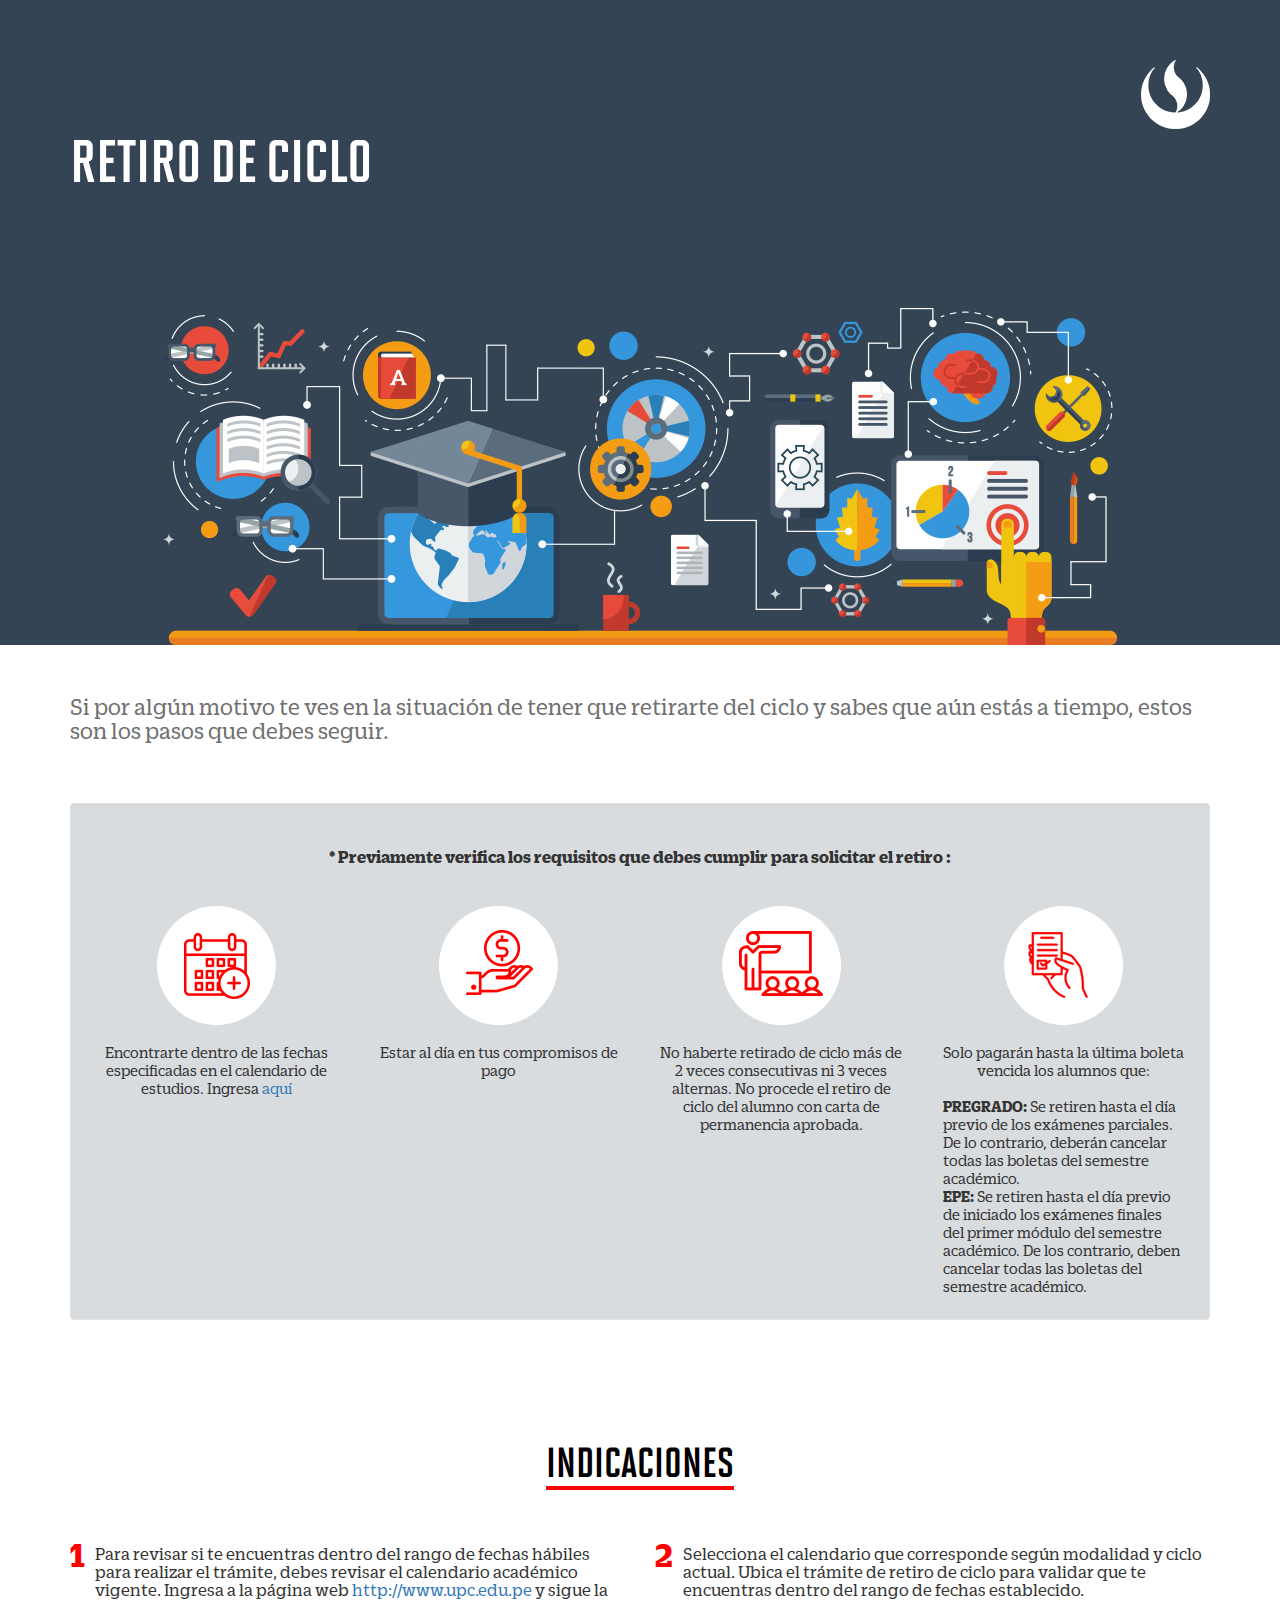
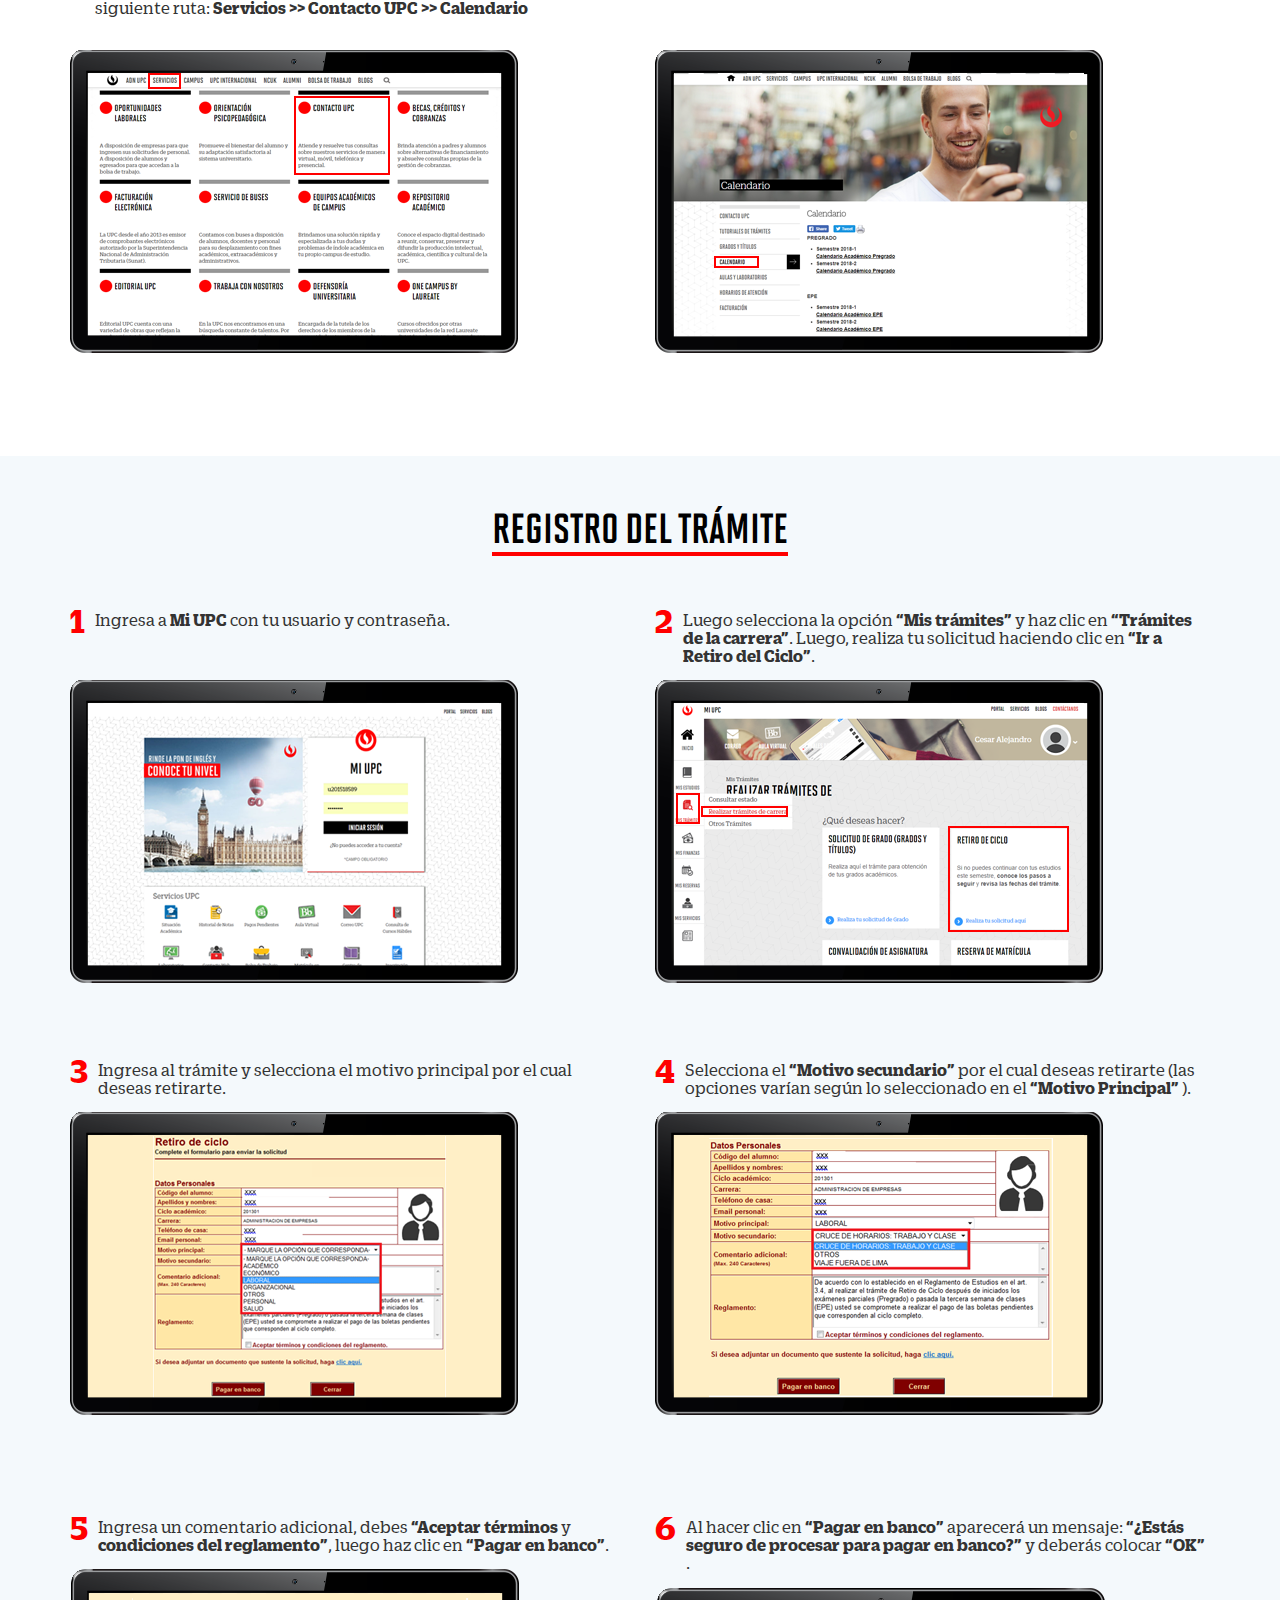
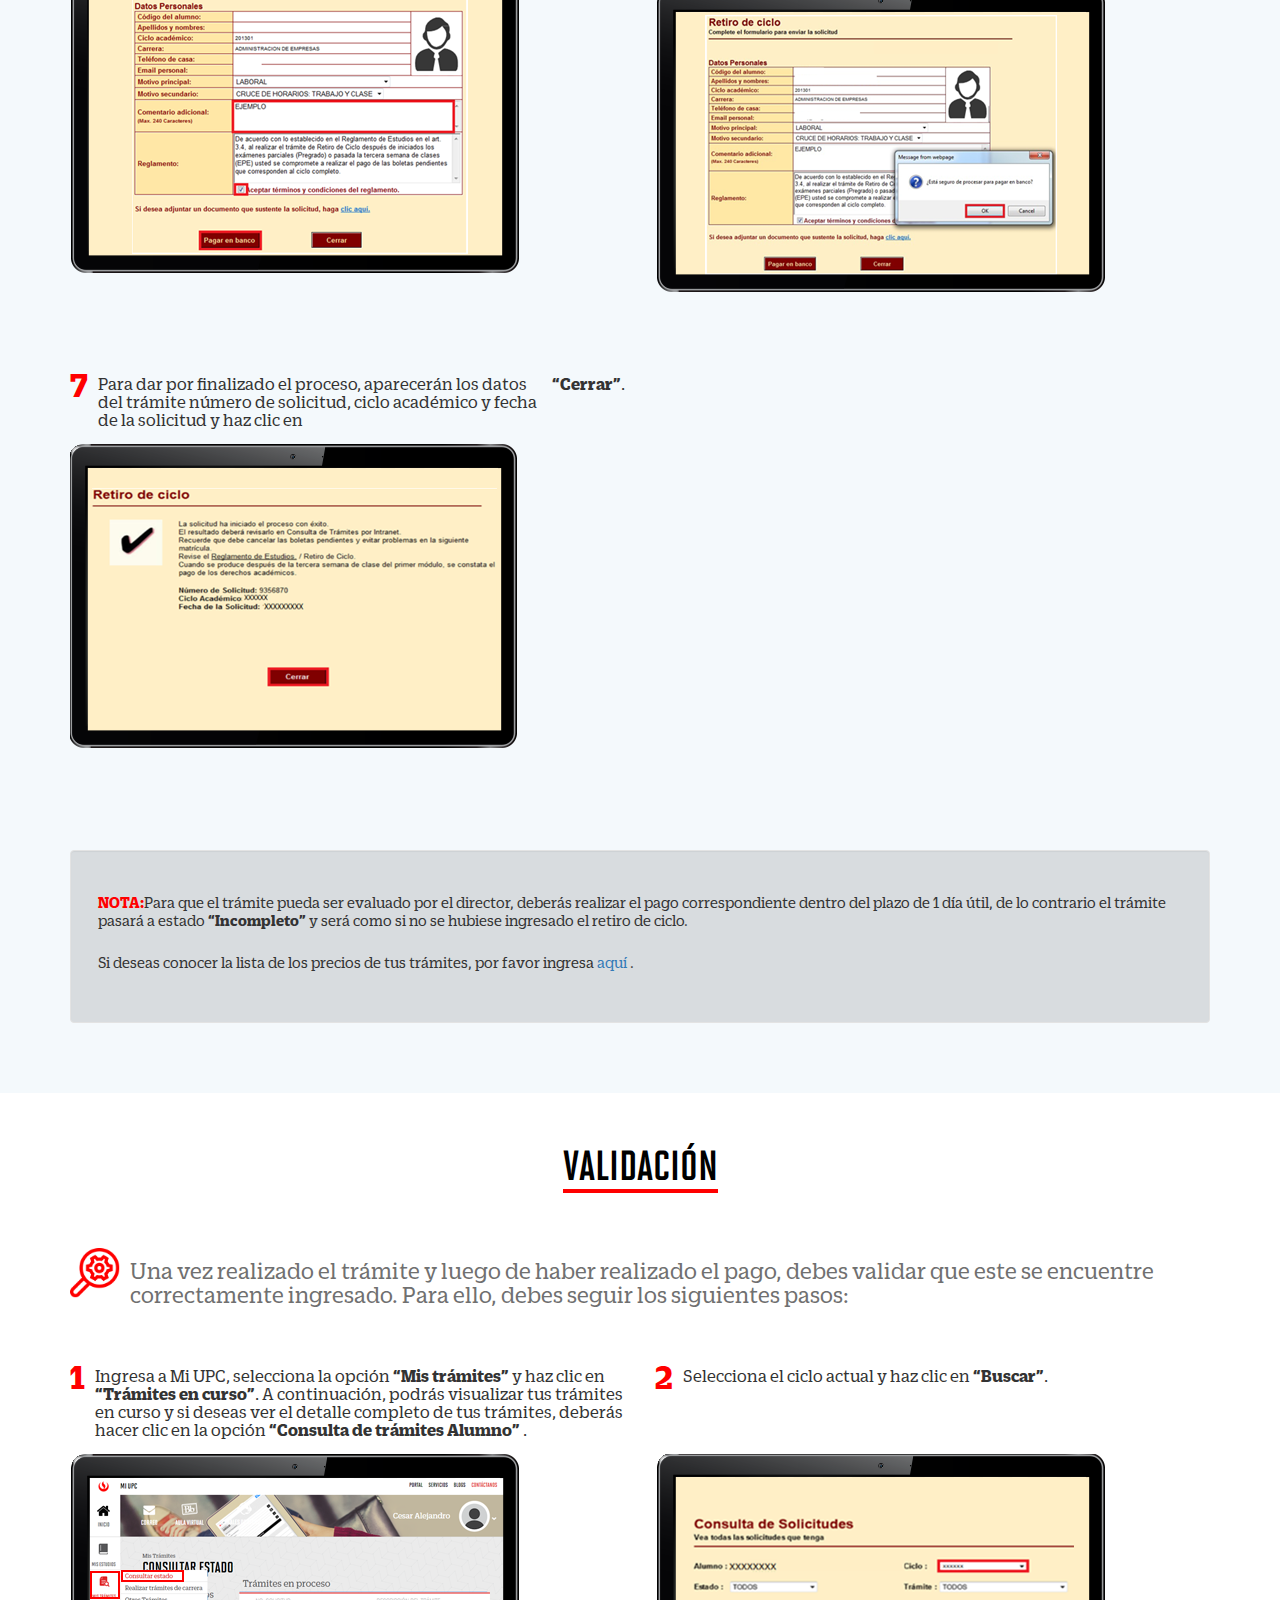
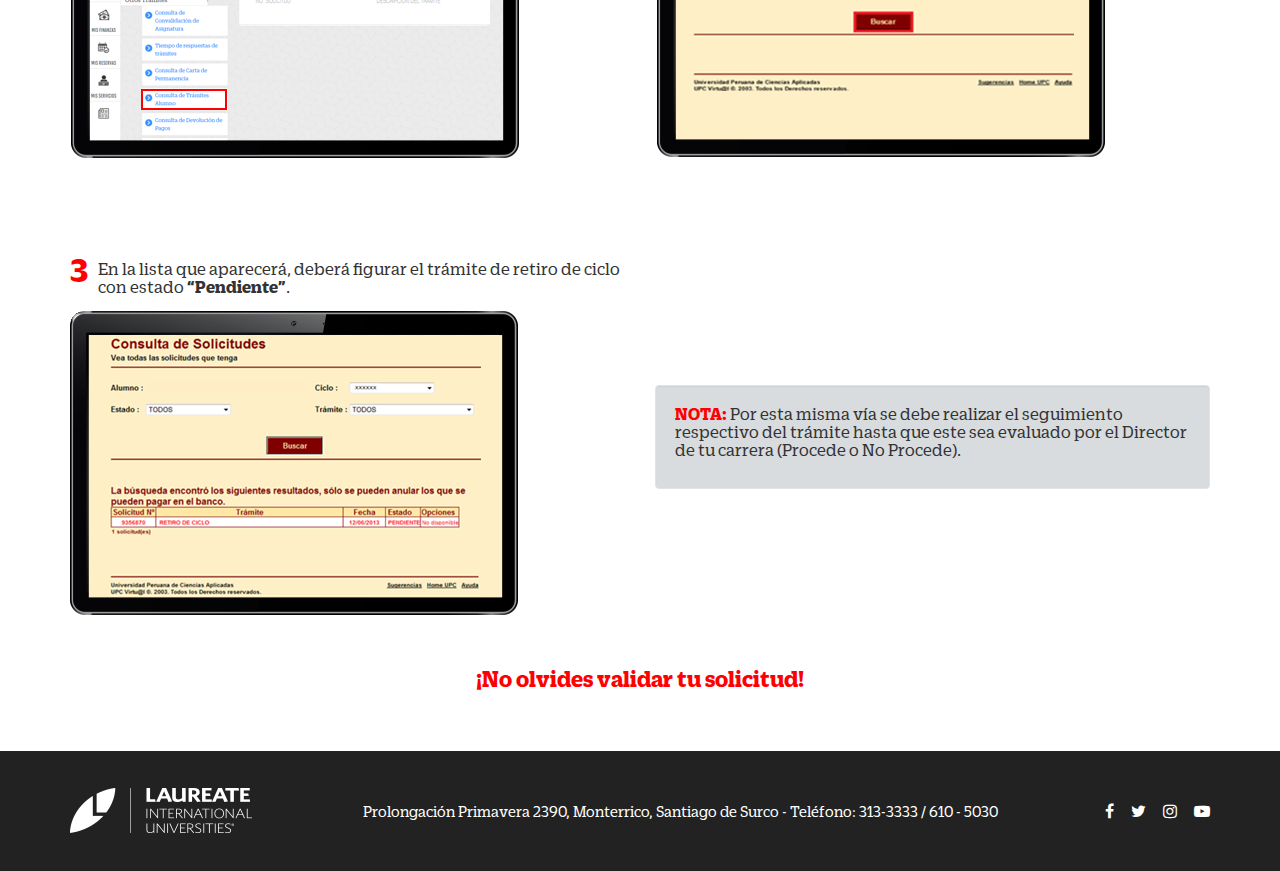
<file: retiro_ciclo/index.html>
<!DOCTYPE html>
<html class="no-js" lang="es" ltr="ltr">
  <head>
    <meta charset="utf-8">
    <meta http-equiv="X-UA-Compatible" content="ie=edge">
    <meta name="viewport" content="width=device-width,initial-scale=1,shrink-to-fit=no,viewport-fit=cover">
    <title>Retiro de ciclo | UPC</title>
    <meta name="description" content="">
    <meta name="keywords" content="">
    <meta name="author" content="@UPCedu">
    <link rel="apple-touch-icon" href="apple-touch-icon.png">
    
    
    <link rel="stylesheet" href="../styles/main.css">
    
    <meta property="og:type" content="website">
    <meta property="og:url" content="">
    <meta property="og:title" content="Retiro de Ciclo | UPC">
    <meta property="og:image" content="">
    <meta property="og:description" content="">
    <meta property="og:site_name" content="Retiro de Ciclo | UPC">
    <meta property="og:locale" content="es_LA">
    
    <meta property="og:image:width" content="1200">
    <meta property="og:image:height" content="630">
    <meta name="twitter:card" content="summary">
    <meta name="twitter:site" content="@UPCedu">
    <meta name="twitter:creator" content="@UPCedu">
    <meta name="twitter:url" content="">
    <meta name="twitter:title" content="Retiro de Ciclo | UPC">
    <meta name="twitter:description" content="">
    <meta name="twitter:image" content="">
    
    <script>!function(e,t,a,n,g){e[n]=e[n]||[],e[n].push({"gtm.start":(new Date).getTime(),event:"gtm.js"});var m=t.getElementsByTagName(a)[0],r=t.createElement(a);r.async=!0,r.src="https://www.googletagmanager.com/gtm.js?id=GTM-5DSKJK5",m.parentNode.insertBefore(r,m)}(window,document,"script","dataLayer")</script>
    
  </head>
  <body><!--[if lt IE 10]>
    <p class="browserupgrade">You are using an <strong>outdated</strong> browser. Please <a href="http://browsehappy.com/">upgrade your browser</a> to improve your experience.</p><![endif]-->
    
    <noscript>
      <iframe src="https://www.googletagmanager.com/ns.html?id=GTM-5DSKJK5" height="0" width="0" style="display:none;visibility:hidden"></iframe>
    </noscript>
    
    <header class="header">
      <div class="container">
        <div class="row">
          <div class="col-xs-12">
            <figure class="text-right"><img class="img-responsive" src="../images/upc__white.png" alt="UPC"></figure>
            <h1 class="header__title">RETIRO DE CICLO</h1>
          </div>
        </div>
      </div>
    </header>
    <main>
      <section>
        <div class="container">
          <div class="row">
            <div class="col-xs-12">
              <p class="font--gray size--24">Si por algún motivo te ves en la situación de tener que retirarte del ciclo y sabes que aún estás a tiempo, estos son los pasos que debes seguir. </p>
              <div class="height--50"></div>
              <div class="well bg--gray text-center">
                <div class="row">
                  <div class="col-xs-12">
                    <div class="height--25"></div>
                    <p class="zizou-bold">* Previamente verifica los requisitos que debes cumplir para solicitar el retiro :</p>
                    <div class="height--25"></div>
                  </div>
                  <div class="clearfix visible-xs-block"></div>
                  <div class="height--50 visible-xs-block"></div>
                  <div class="col-xs-12 col-sm-3 ">
                    <div class="item container-gray">
                      <figure><img class="img-responsive" src="../images/retiro-ciclo/pantalla-01.png" alt=""></figure>
                      <br>
                      <div class="item__caption size--16">Encontrarte dentro de las fechas especificadas en el calendario de estudios. Ingresa <a href="https://www.upc.edu.pe/servicios/contacto-upc/calendario" target="_blank">aquí</a> </div>
                    </div>
                  </div>
                  <div class="clearfix visible-xs-block"></div>
                  <div class="height--50 visible-xs-block"></div>
                  <div class="col-xs-12 col-sm-3 ">
                    <div class="item container-gray">
                      <figure><img src="../images/retiro-ciclo/pantalla-02.png" alt=""></figure>
                      <br>
                      <div class="item__caption size--16">Estar al día en tus compromisos de pago </div>
                    </div>
                  </div>
                  <div class="clearfix visible-xs-block"></div>
                  <div class="height--50 visible-xs-block"></div>
                  <div class="col-xs-12 col-sm-3 ">
                    <div class="item container-gray">
                      <figure><img src="../images/retiro-ciclo/pantalla-03.png" alt=""></figure>
                      <br>
                      <div class="item__caption size--16">No haberte retirado de ciclo más de 2 veces consecutivas ni 3 veces alternas.  No procede el retiro de ciclo del alumno con carta de permanencia aprobada. </div>
                    </div>
                  </div>
                  <div class="clearfix visible-xs-block"></div>
                  <div class="height--50 visible-xs-block"></div>
                  <div class="col-xs-12 col-sm-3 ">
                    <div class="item container-gray">
                      <figure><img src="../images/retiro-ciclo/pantalla-04.png" alt=""></figure>
                      <br>
                      <div class="item__caption size--16">Solo pagarán hasta la última boleta vencida los alumnos que:</div>
                      <br>
                      <div class="text-left size--16"><span class="zizou-bold ">PREGRADO:</span> Se retiren hasta el día previo de los exámenes parciales. De lo contrario, deberán cancelar todas las boletas del semestre académico.</div>
                      <div class="text-left size--16"><span class="zizou-bold">EPE:</span> Se retiren  hasta el día previo de iniciado los exámenes finales del primer módulo del semestre académico. De los contrario, deben cancelar todas las boletas del semestre académico.</div>
                    </div>
                  </div>
                </div>
              </div>
            </div>
          </div>
        </div>
      </section>
      <section>
        <div class="container">
          <div class="row">
            <div class="col-xs-12">
              <div class="text-center">
                <h2 class="title">Indicaciones</h2>
              </div>
            </div>
          </div>
        </div>
        <div class="container">
          <div class="row">
              <div class="col-xs-12 col-sm-6">
                <figure>
                  <figcaption class="item-fig"> <span class="list-number" id="list-number">1</span><div> Para revisar si te encuentras dentro del rango de fechas hábiles para realizar el trámite, debes revisar el calendario académico vigente. Ingresa a la página web <a href="http://www.upc.edu.pe" target="_blank">http://www.upc.edu.pe</a>   y sigue la siguiente ruta: 
                  <span class="zizou-bold">Servicios >> Contacto UPC >> Calendario</span></div></figcaption>
                  <br>
                  <div ><img class="img-responsive" src="../images/retiro-ciclo/pantalla-05.png" alt=""></div>
                </figure>
              </div>
              <div class="clearfix visible-xs-block"></div>
              <div class="height--50 visible-xs-block"></div>
              <div class="col-xs-12 col-sm-6">
                <figure>
                  <figcaption class="item-fig"> <span class="list-number" id="list-number">2</span><div> Selecciona el calendario que corresponde según modalidad y ciclo actual. Ubica el trámite de retiro de ciclo para validar que te encuentras dentro del rango de fechas establecido.</div> </figcaption>
                  <br><br>
                  <div ><img class="img-responsive" src="../images/retiro-ciclo/pantalla-06.png" alt=""></div>
                </figure>
              </div>
              <div class="clearfix"></div>
              <div class="height--50"></div>
          </div>
        </div>
      </section>
      <section class="bg--blue">
        <div class="container">
          <div class="row">
            <div class="col-xs-12">
              <div class="text-center">
                <h2 class="title">Registro del trámite</h2>
              </div>
            </div>
          </div>
        </div>
        <div class="container">
          <div class="row">
            <div class="col-xs-12 col-sm-6">
              <figure>
                <figcaption class="item-fig"> <span class="list-number" id="list-number">1</span><div> Ingresa a <span class="zizou-bold">Mi UPC </span>con tu usuario y contraseña.</div></figcaption>
                <br><br>
                <div ><img class="img-responsive" src="../images/retiro-ciclo/pantalla-07.png" alt=""></div>
              </figure>
            </div>
            <div class="clearfix visible-xs-block"></div>
            <div class="height--50 visible-xs-block"></div>
            <div class="col-xs-12 col-sm-6">
              <figure>
                <figcaption class="item-fig"> <span class="list-number" id="list-number">2</span><div> Luego selecciona la opción <span class="zizou-bold">“Mis trámites” </span>y haz clic en <span class="zizou-bold">“Trámites de la carrera”</span>. Luego, realiza tu solicitud haciendo clic en  <span class="zizou-bold">“Ir a Retiro del Ciclo”</span>.</div></figcaption>
                <div ><img class="img-responsive" src="../images/retiro-ciclo/pantalla-08.png" alt=""></div>
              </figure>
            </div>
          </div>
          <div class="height--50 hidden-xs"></div>
          <div class="height--25"></div>
        </div>
        <div class="container">
            <div class="row">
              <div class="col-xs-12 ">
                <div class="row">
                  <div class="col-xs-12 col-sm-6">
                    <figure>
                      <figcaption class="item-fig"> <span class="list-number" id="list-number">3</span><div> Ingresa al trámite y selecciona el motivo principal por el cual deseas retirarte.</div> </figcaption>
                      <div ><img class="img-responsive" src="../images/retiro-ciclo/pantalla-09.png" alt=""></div>
                      <div class="height--25"></div>
                    </figure>
                  </div>
                  <div class="clearfix visible-xs-block"></div>
                  <div class="height--50 visible-xs-block"></div>
                  <div class="col-xs-12 col-sm-6">
                    <figure>
                      <figcaption class="item-fig" > <span class="list-number" id="list-number">4</span><div> Selecciona el <span class="zizou-bold">“Motivo secundario”</span> por el cual deseas retirarte (las opciones varían según lo seleccionado en el <span class="zizou-bold">“Motivo Principal”</span> ).</div> </figcaption>
                      <div ><img class="img-responsive" src="../images/retiro-ciclo/pantalla-10.png" alt=""></div>
                    </figure>
                  </div>
                </div>
                <div class="height--50 hidden-xs"></div>
                <div class="height--25"></div>
                <div class="row">
                  <div class="col-xs-12 col-sm-6">
                    <figure>
                      <figcaption class="item-fig" > <span class="list-number" id="list-number">5</span><div> Ingresa un comentario adicional, debes <span class="zizou-bold">“Aceptar términos </span> y <span class="zizou-bold">condiciones del reglamento”</span>, luego haz clic en <span class="zizou-bold">“Pagar en banco”</span>.</div> </figcaption>
                      <div ><img class="img-responsive" src="../images/retiro-ciclo/pantalla-11.png" alt=""></div> 
                      <div class="height--25 hidden-sm"></div>
                    </figure>
                  </div>
                  <div class="col-xs-12 col-sm-6">
                    <figure>
                      <figcaption class="item-fig"> <span class="list-number" id="list-number">6</span><div> Al hacer clic en <span class="zizou-bold"> “Pagar en banco” </span> aparecerá un mensaje: <span class="zizou-bold">“¿Estás seguro de procesar para pagar en banco?”</span>  y deberás colocar <span class="zizou-bold">“OK”</span> .</div> </figcaption>
                      <div ><img class="img-responsive" src="../images/retiro-ciclo/pantalla-12.png" alt=""> </div>
                    </figure>
                  </div>
                  <div class="clearfix"></div>
                  <div class="height--50 hidden-xs"></div>
                  <div class="height--25"></div>
                  <div class="col-xs-12  col-sm-6">
                    <figure>
                      <figcaption class="item-fig"> <span class="list-number" id="list-number">7</span><div></div> Para dar por finalizado el proceso, aparecerán los datos del trámite número de solicitud, ciclo académico y fecha de la solicitud y haz clic en <span class="zizou-bold">“Cerrar”</span>. </figcaption>
                      <div ><img class="img-responsive" src="../images/retiro-ciclo/pantalla-13.png" alt=""></div>
                      <div class="height--25"></div>
                    </figure>
                  </div>
                </div>
                <div class="height--50 hidden-xs"></div>
                <div class="height--25"></div>
                <div class="well bg--gray">
                  <div class="row">
                    <div class="container-gray">
                      <div class="size--16"><span class="font--red zizou-bold">NOTA:</span>Para que el trámite pueda ser evaluado por el director, deberás realizar el pago  correspondiente dentro del plazo de 1 día útil, de lo contrario el trámite pasará a estado  <span class="zizou-bold">“Incompleto”</span> y será como si no se hubiese ingresado el retiro de ciclo.</div>
                      <div class="height--25"></div>
                      <div class="size--16"><p>Si deseas conocer la lista de los precios de tus trámites, por favor ingresa <a href="https://www.upc.edu.pe/pensiones-y-tarifas/tarifas-pregrado" target="_blank">aquí</a> .  </p></div>
                    </div>
                  </div>
                </div>
              </div>
            </div>
        </div>
      </section>
      <section>
        <div class="container">
          <div class="row">
            <div class="col-xs-12">
              <div class="text-center">
                <h2 class="title">Validación</h2>
              </div>
              <p class="font--gray size--24 item-fig"><img class="icon-seguimiento" id="list-number" src="../images/icon-seguimiento.png" alt=""><span class="text-sgmto"> Una vez realizado el trámite y luego de haber realizado el pago, debes validar que este se encuentre correctamente ingresado. Para ello, debes seguir los siguientes pasos:</span> </p>
              <div class="clearfix"></div>
              <div class="height--50"></div>
              <div class="row">
                <div class="col-xs-12 col-sm-6 ">
                  <figure >
                    <figcaption class="item-fig"> <span class="list-number" id="list-number">1</span><div>  Ingresa a Mi UPC, selecciona la opción <span class="zizou-bold">“Mis trámites”</span> y haz clic en <span class="zizou-bold">“Trámites en curso”</span>. A continuación, podrás visualizar tus trámites en curso y si deseas ver el detalle completo de tus trámites, deberás hacer clic en la opción <span class="zizou-bold">“Consulta de trámites Alumno”</span> .</div></figcaption>
                    <div><img class="img-responsive" src="../images/retiro-ciclo/pantalla-14.png" alt=""></div>
                    <div class="height--25 hidden-sm"></div>
                  </figure>
                </div>
                <div class="col-xs-12 col-sm-6 ">
                  <figure>
                    <figcaption class="item-fig"> <span class="list-number" id="list-number">2</span><div> Selecciona el ciclo actual y haz clic en <span class="zizou-bold">“Buscar”</span>.</div> </figcaption>
                    <br><br><br>
                    <div><img class="img-responsive" src="../images/retiro-ciclo/pantalla-15.png" alt=""></div>
                  </figure>
                </div>
                <div class="clearfix"></div>
                <div class="height--50 hidden-xs"></div>
                <div class="height--25"></div>
                <div class="col-xs-12 col-sm-6">
                  <figure>
                    <figcaption class="item-fig"> <span class="list-number" id="list-number">3</span><div> En la lista que aparecerá, deberá figurar el trámite de retiro de ciclo con estado <span class="zizou-bold">“Pendiente”</span>.</div>  </figcaption>
                    <div><img class="img-responsive" src="../images/retiro-ciclo/pantalla-16.png" alt=""></div>
                  </figure>
                </div>
                <div class="clearfix visible-xs-block"></div>
                <div class="height--50 visible-xs-block"></div>
                <div class="col-xs-12 col-sm-6">
                  <div class="height--50 hidden-xs"></div>
                  <div class="height--50 hidden-xs"></div>
                  <div class="height--25"></div>
                  <div class="well bg--gray ">
                    <p><span class="font--red zizou-bold">NOTA:</span> Por esta misma vía se debe realizar el seguimiento respectivo del trámite hasta que este sea evaluado por el Director de tu carrera (Procede o No Procede). </p>
                  </div>
                </div>
              </div>
              <div class="height--50"></div>
              <p class="font--red zizou-bold size--24 text-center">¡No olvides validar tu solicitud!</p>
            </div>
          </div>
        </div>
      </section>
    </main>
    <footer class="footer">
      <div class="container">
        <div class="row">
          <div class="col-xs-12 col-sm-3 col-md-3 col-lg-3">
            <figure><img class="img-responsive" src="../images/laureate.png" alt="Laureate"></figure>
          </div>
          <div class="clearfix visible-xs-block"></div>
          <div class="height--25 visible-xs-block"></div>
          <div class="col-xs-12 col-sm-6 col-md-7 col-lg-7">
            <div class="pt-14 pb-14"><span>Prolongación Primavera 2390, Monterrico, Santiago de Surco </span><span class="hidden-xs hidden-sm">- </span><br class="hidden-md hidden-lg"><span>Teléfono: 313-3333 / 610 - 5030</span></div>
          </div>
          <div class="clearfix visible-xs-block"></div>
          <div class="height--25 visible-xs-block"></div>
          <div class="col-xs-12 col-sm-3 col-md-2 col-lg-2">
            <div class="footer__social"><a href="https://www.facebook.com/upcedu" target="_blank" title="Encuéntranos en Facebook"><i class="fa fa-facebook-f" aria-hidden="true"></i></a><a href="https://twitter.com/upcedu" target="_blank" title="Síguenos en Twitter"><i class="fa fa-twitter" aria-hidden="true"></i></a><a href="https://www.instagram.com/upc_peru_oficial/" target="_blank" title="UPC en Instagram"><i class="fa fa-instagram" aria-hidden="true"></i></a><a href="https://www.youtube.com/user/UPCedupe" target="_blank" title="UPC en Youtube"><i class="fa fa-youtube-play" aria-hidden="true"></i></a></div>
          </div>
        </div>
      </div>
    </footer>
    
    
  </body>
</html>
</file>
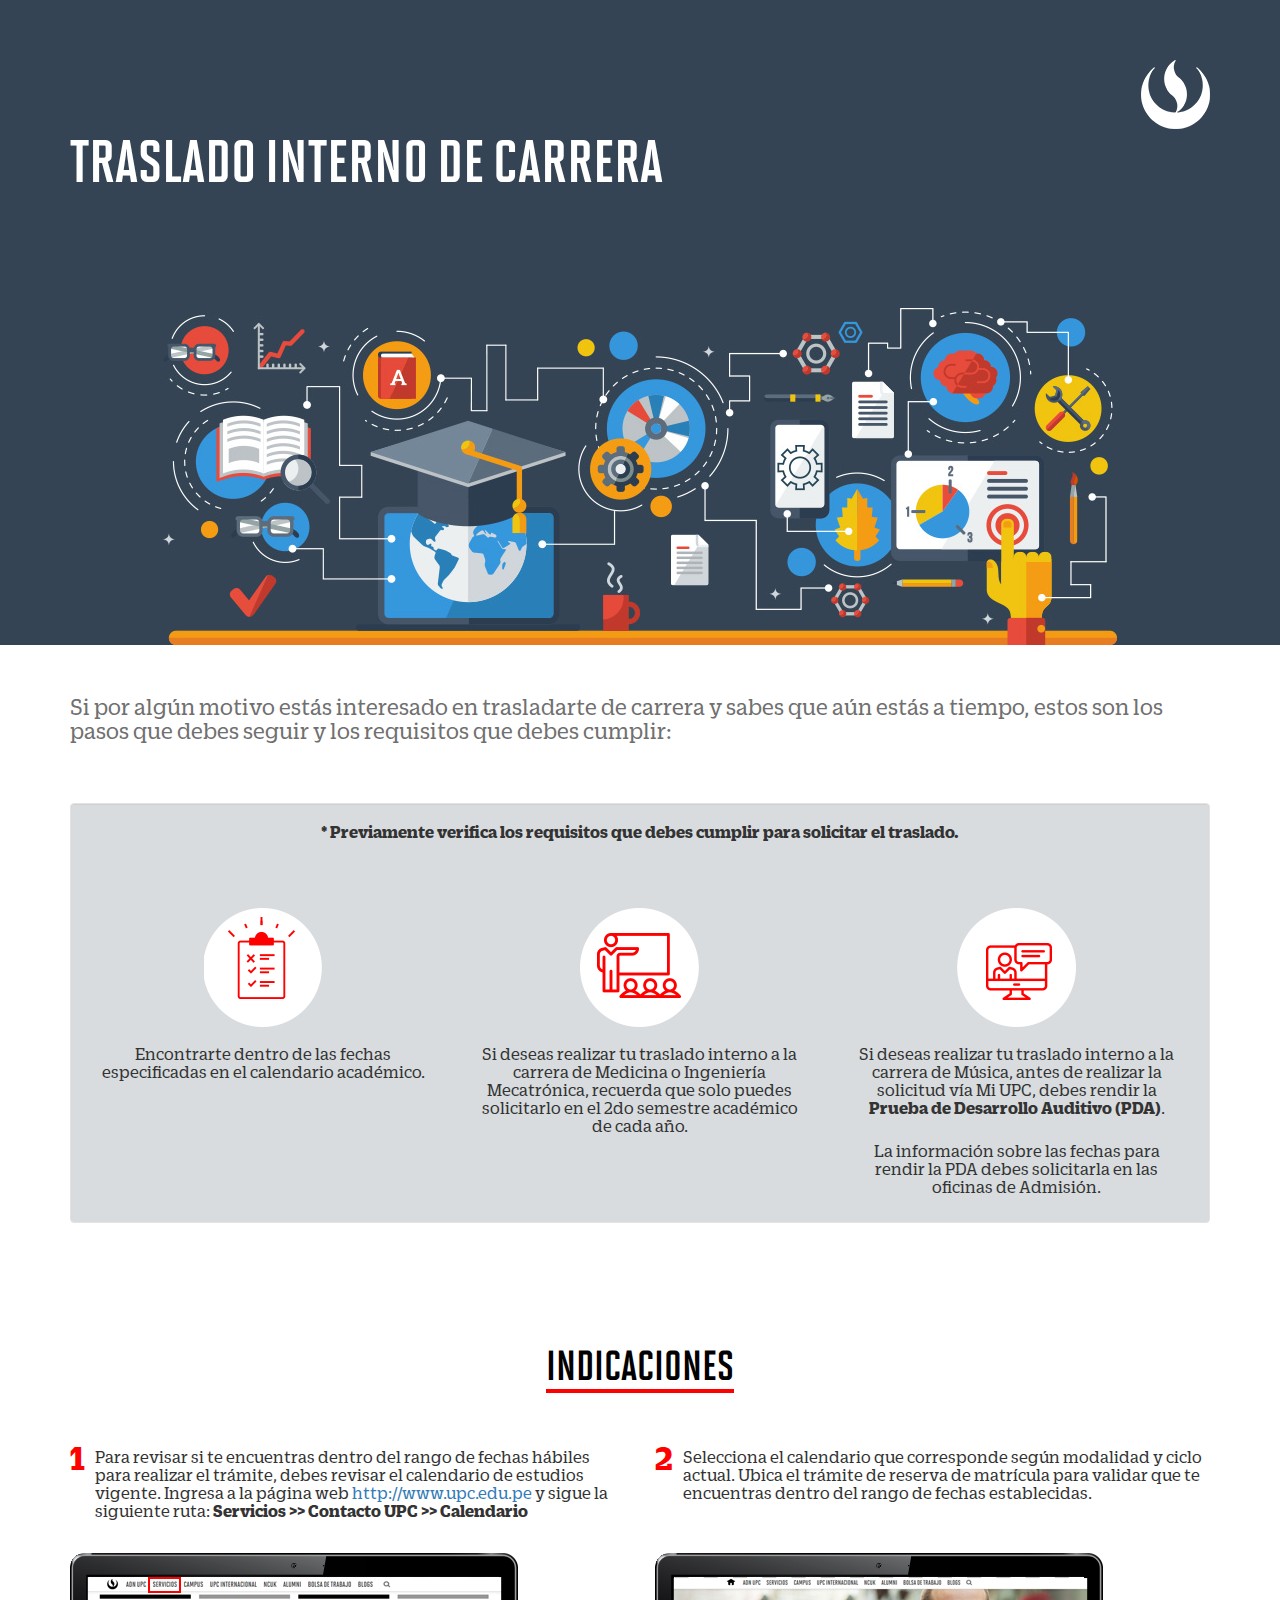
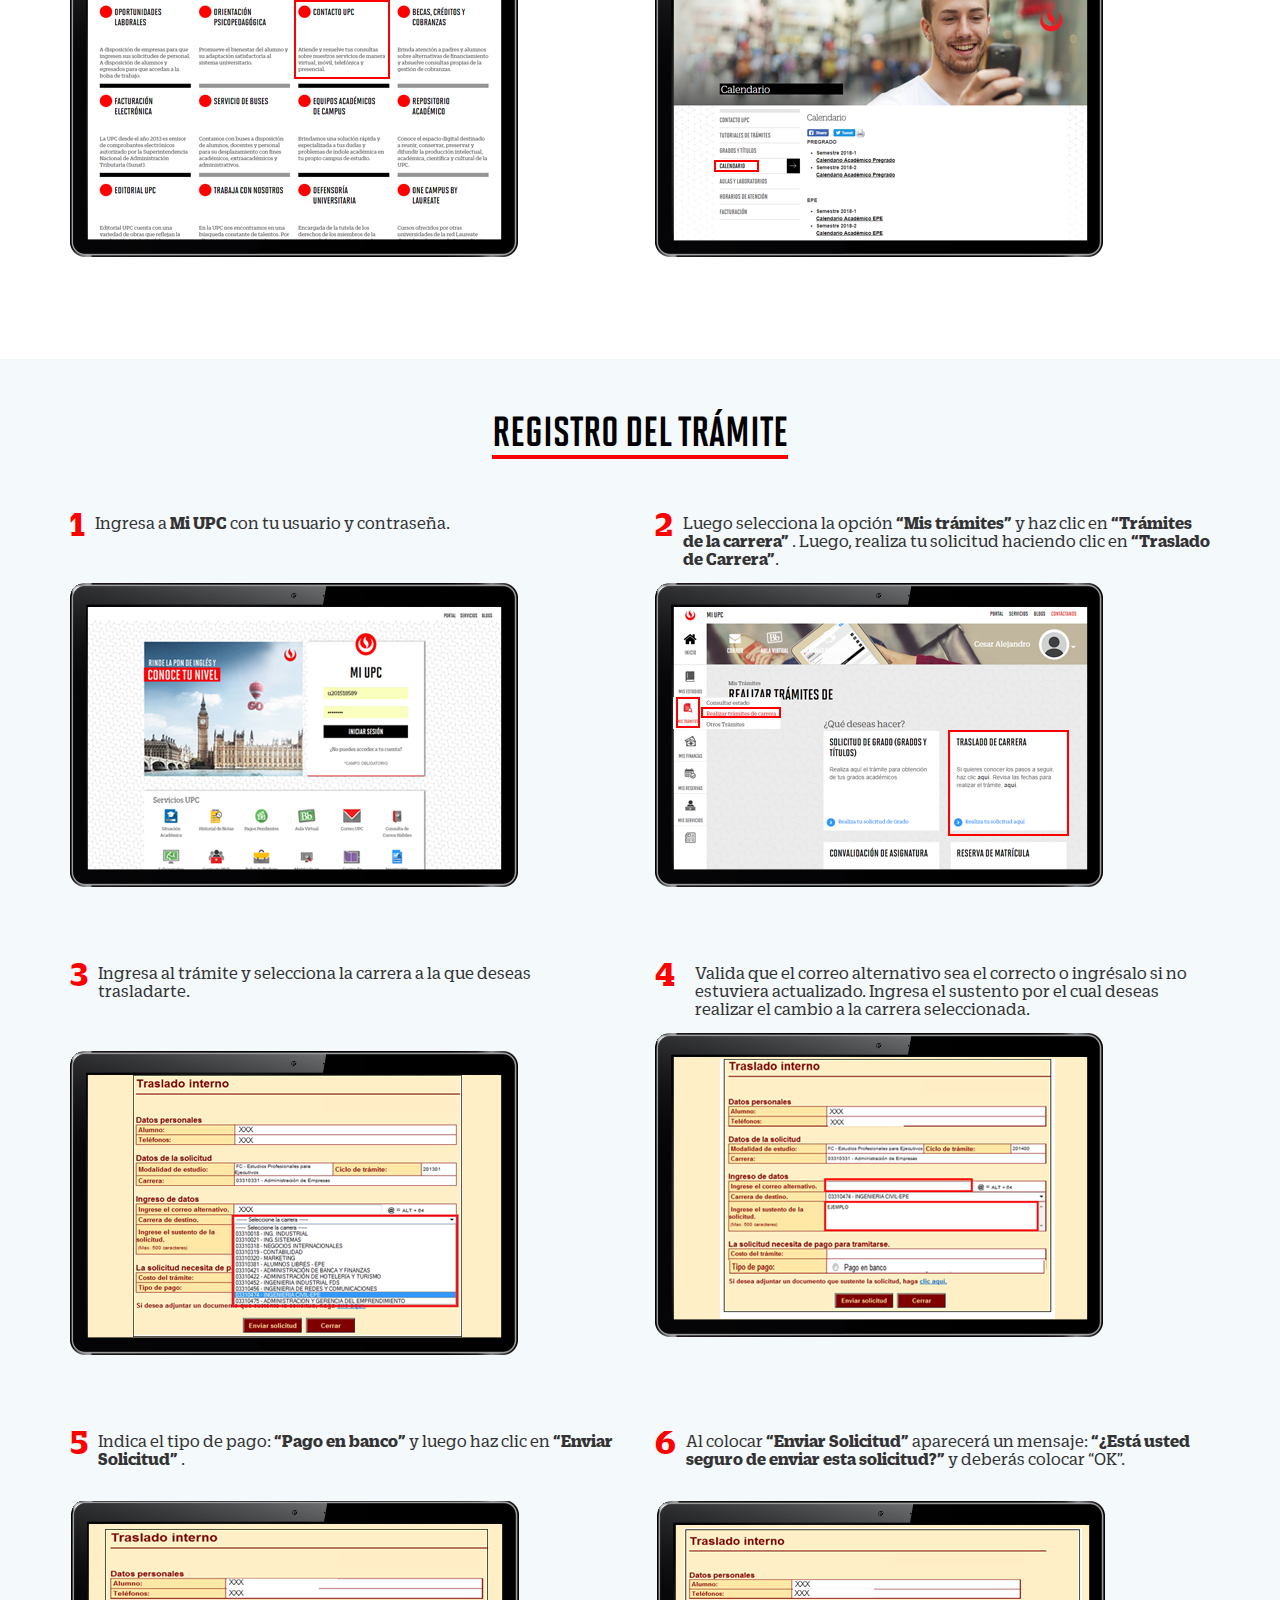
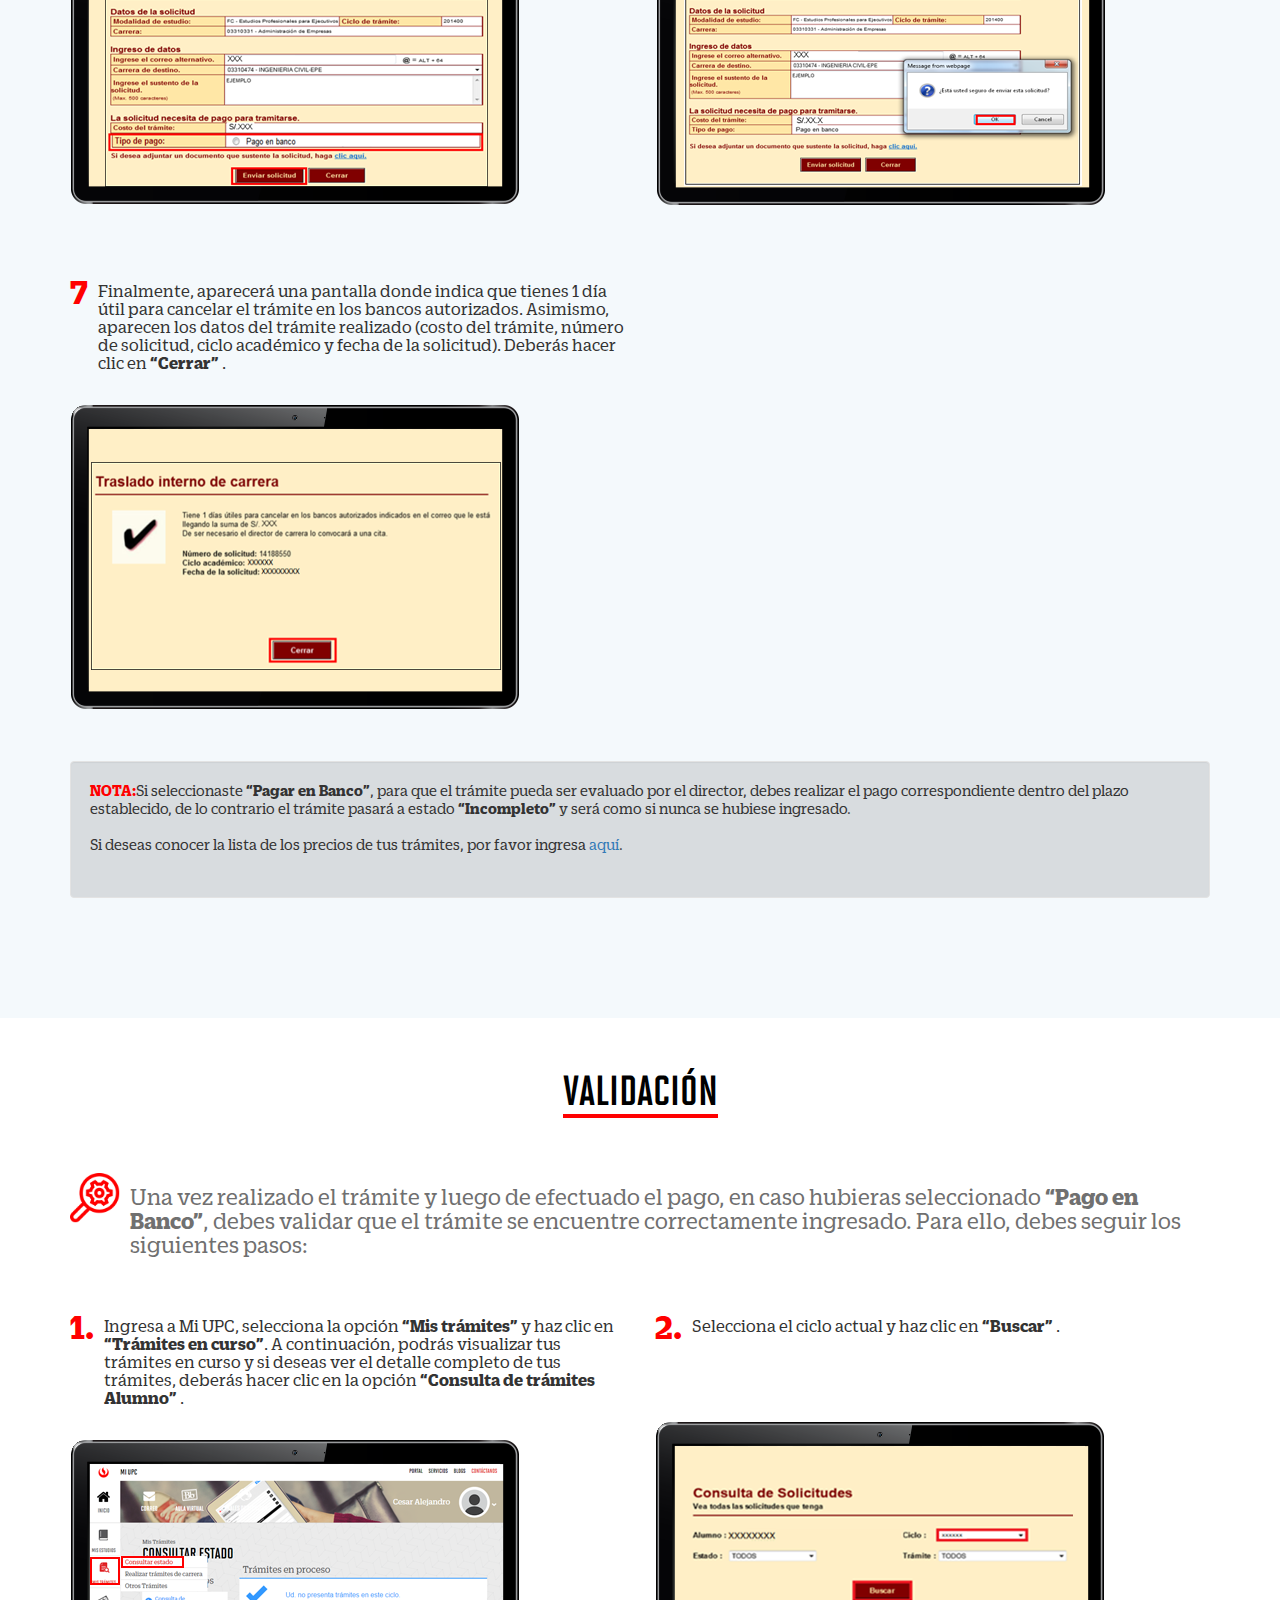
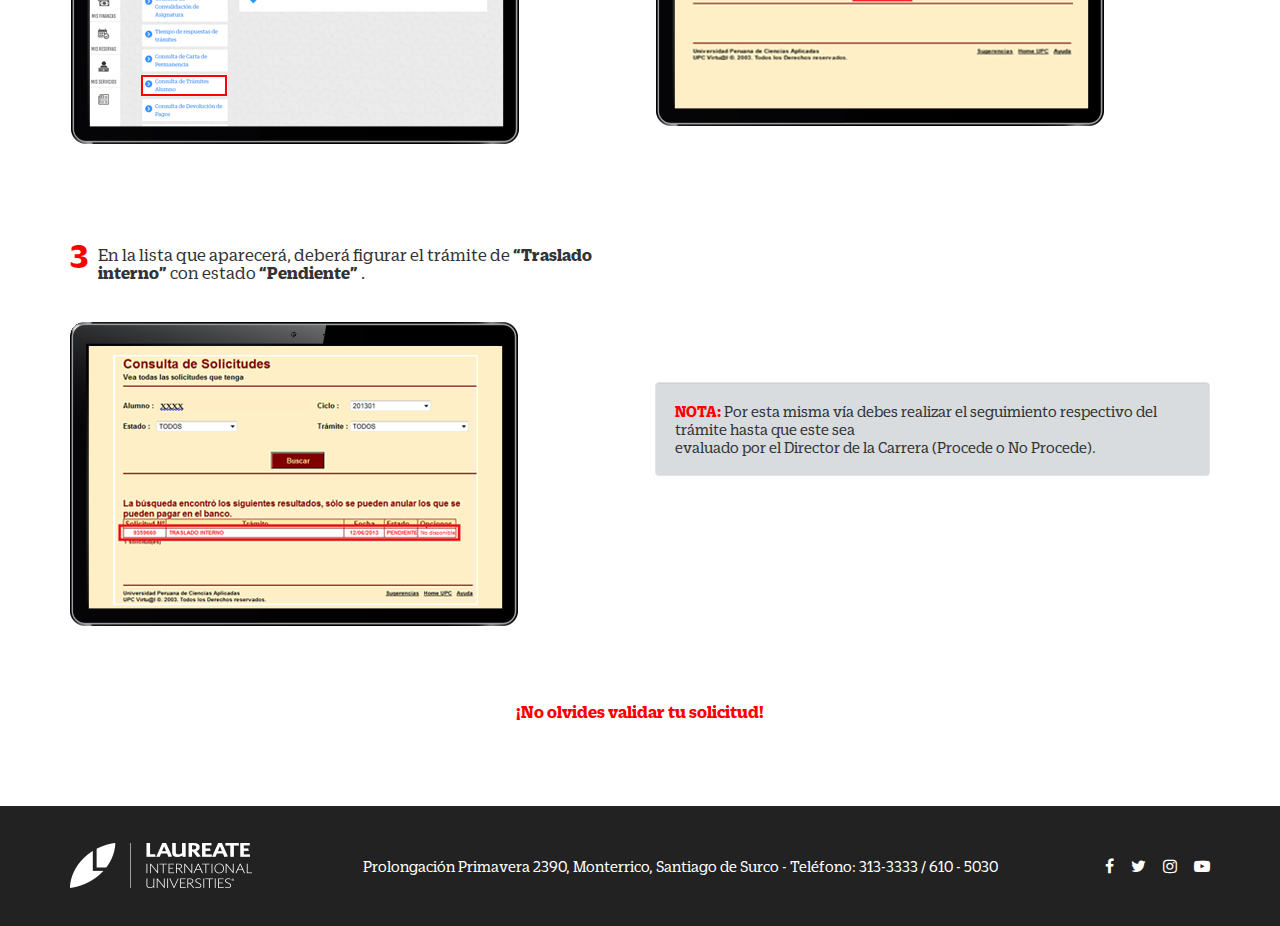
<file: traslado_interno/index.html>
<!DOCTYPE html>
<html class="no-js" lang="es" ltr="ltr">
  <head>
    <meta charset="utf-8">
    <meta http-equiv="X-UA-Compatible" content="ie=edge">
    <meta name="viewport" content="width=device-width,initial-scale=1,shrink-to-fit=no,viewport-fit=cover">
    <title>Traslado interno de Carrera | UPC</title>
    <meta name="description" content="">
    <meta name="keywords" content="">
    <meta name="author" content="@UPCedu">
    <link rel="apple-touch-icon" href="apple-touch-icon.png">
    
    
    <link rel="stylesheet" href="../styles/main.css">
    
    <meta property="og:type" content="website">
    <meta property="og:url" content="">
    <meta property="og:title" content="Traslado interno de Carrera | UPC">
    <meta property="og:image" content="">
    <meta property="og:description" content="">
    <meta property="og:site_name" content="Traslado interno de Carrera | UPC">
    <meta property="og:locale" content="es_LA">
    
    <meta property="og:image:width" content="1200">
    <meta property="og:image:height" content="630">
    <meta name="twitter:card" content="summary">
    <meta name="twitter:site" content="@UPCedu">
    <meta name="twitter:creator" content="@UPCedu">
    <meta name="twitter:url" content="">
    <meta name="twitter:title" content="Traslado interno de Carrera | UPC">
    <meta name="twitter:description" content="">
    <meta name="twitter:image" content="">
    
    <script>!function(e,t,a,n,g){e[n]=e[n]||[],e[n].push({"gtm.start":(new Date).getTime(),event:"gtm.js"});var m=t.getElementsByTagName(a)[0],r=t.createElement(a);r.async=!0,r.src="https://www.googletagmanager.com/gtm.js?id=GTM-5DSKJK5",m.parentNode.insertBefore(r,m)}(window,document,"script","dataLayer")</script>
    
  </head>
  <body><!--[if lt IE 10]>
    <p class="browserupgrade">You are using an <strong>outdated</strong> browser. Please <a href="http://browsehappy.com/">upgrade your browser</a> to improve your experience.</p><![endif]-->
    
    <noscript>
      <iframe src="https://www.googletagmanager.com/ns.html?id=GTM-5DSKJK5" height="0" width="0" style="display:none;visibility:hidden"></iframe>
    </noscript>
    
    <header class="header">
      <div class="container">
        <div class="row">
          <div class="col-xs-12">
            <figure class="text-right"><img class="img-responsive" src="../images/upc__white.png" alt="UPC"></figure>
            <h1 class="header__title">TRASLADO  INTERNO  DE CARRERA </h1>
          </div>
        </div>
      </div>
    </header>
    <main>
      <section>
        <div class="container">
          <div class="row">
            <div class="col-xs-12">
              <p class="font--gray size--24">Si por algún motivo estás interesado en trasladarte de carrera y sabes que aún estás a tiempo, estos son los pasos que debes seguir y los requisitos que debes cumplir:</p>
              <div class="height--50"></div>
              <div class="well bg--gray text-center">
                <div class="row">
                  <div class="col-xs-12">
                    <p class="zizou-bold">*	Previamente verifica los requisitos que debes cumplir para solicitar el traslado.</p>
                    <div class="height--50 hidden-xs"></div>
                  </div>
                  <div class="clearfix visible-xs-block"></div>
                  <div class="height--50 visible-xs-block"></div>
                  <div class="col-xs-12 col-sm-4 ">
                    <div class="item container-gray">
                      <figure><img src="../images/traslado-carrera/pantalla-01.png" alt=""></figure>
                      <br>
                      <div class="item__caption">Encontrarte dentro de las fechas especificadas en el calendario académico. </div>
                    </div>
                  </div>
                  <div class="clearfix visible-xs-block"></div>
                  <div class="height--50 visible-xs-block"></div>
                  <div class="col-xs-12 col-sm-4 ">
                    <div class="item container-gray">
                      <figure><img src="../images/traslado-carrera/pantalla-02.png" alt=""></figure>
                      <br>
                      <div class="item__caption">Si deseas realizar tu traslado interno a la carrera de Medicina o Ingeniería Mecatrónica, recuerda que solo puedes solicitarlo en el 2do semestre académico de cada año. </div>
                    </div>
                  </div>
                  <div class="clearfix visible-xs-block"></div>
                  <div class="height--50 visible-xs-block"></div>
                  <div class="col-xs-12 col-sm-4 ">
                    <div class="item container-gray">
                      <figure><img src="../images/traslado-carrera/pantalla-03.png" alt=""></figure>
                       <br>
                      <div class="item__caption">Si deseas realizar tu traslado interno a la carrera de Música, antes de realizar la solicitud vía Mi UPC, debes rendir la <span class="zizou-bold">Prueba de Desarrollo Auditivo (PDA)</span>. </div>
                      <div class="height--25"></div>
                      <div class="">La información sobre las fechas para rendir la PDA debes solicitarla en las oficinas de Admisión.</div>
                    </div>
                  </div>
                </div>
              </div>
            </div>
          </div>
        </div>
      </section>
      <section>
        <div class="container">
          <div class="row">
            <div class="col-xs-12">
              <div class="text-center">
                <h2 class="title">INDICACIONES</h2>
              </div>
            </div>
          </div>
        </div>
        <div class="container">
          <div class="row">
            <div class="col-xs-12 col-sm-6">
              <figure>
                <figcaption class="item-fig"> <span class="list-number" id="list-number">1</span><div> Para revisar si te encuentras dentro del rango de fechas hábiles para realizar el trámite, debes revisar el calendario de estudios vigente. Ingresa a la página web <a href="http://www.upc.edu.pe" target="_blank">http://www.upc.edu.pe</a>   y sigue la siguiente ruta:
                   <span class="zizou-bold">Servicios >> Contacto UPC >> Calendario</span>
                  </div>
                </figcaption>
                <br>
                <div><img class="img-responsive" src="../images/traslado-carrera/pantalla-04.png" alt=""></div>
              </figure>
            </div>
            <div class="clearfix visible-xs-block"></div>
            <div class="height--50 visible-xs-block"></div>
            <div class="col-xs-12 col-sm-6">
              <figure>
                <figcaption class="item-fig"> <span class="list-number" id="list-number">2</span><div> Selecciona el calendario que corresponde según modalidad y ciclo actual. Ubica el trámite de reserva de matrícula para validar que te encuentras dentro del rango de fechas establecidas.</div></figcaption>
                <br><br class="hidden-xs">
                <div><img class="img-responsive" src="../images/traslado-carrera/pantalla-05.png" alt=""></div>
              </figure>
            </div>
            <div class="clearfix"></div>
            <div class="height--50"></div>
          </div>
        </div>
      </section> 
      <section class="bg--blue">
        <div class="container">
          <div class="row">
            <div class="col-xs-12">
              <div class="text-center">
                <h2 class="title">Registro del trámite</h2>
              </div>
            </div>
          </div>
        </div>
        <div class="container">
          <div class="row">
            <div class="col-xs-12 col-sm-6">
              <figure>
                <figcaption class="item-fig"> <span class="list-number" id="list-number">1</span><div> Ingresa a <span class="zizou-bold">Mi UPC </span>con tu usuario y contraseña.</div></figcaption>
                <br><br class="hidden-xs">
                <div ><img class="img-responsive" src="../images/traslado-carrera/pantalla-06.png" alt=""></div>
              </figure>
            </div>
            <div class="clearfix visible-xs-block"></div>
            <div class="height--50 visible-xs-block"></div>
            <div class="col-xs-12 col-sm-6">
              <figure>
                <figcaption class="item-fig"> <span class="list-number" id="list-number">2</span><div> Luego selecciona la opción <span class="zizou-bold">“Mis trámites”</span> y haz clic en <span class="zizou-bold">“Trámites de la carrera”</span> . Luego, realiza tu solicitud haciendo clic en <span class="zizou-bold">“Traslado de Carrera”</span>.</div></figcaption>
                <div ><img class="img-responsive" src="../images/traslado-carrera/pantalla-07.png" alt=""></div>
              </figure>
            </div>
          </div>
          <div class="height--50 hidden-xs"></div>
          <div class="height--25"></div>
          <div class="row">
              <div class="col-xs-12 col-sm-6">
                <figure>
                  <figcaption class="item-fig"> <span class="list-number" id="list-number">3</span><div> Ingresa al trámite y selecciona la carrera a la que deseas trasladarte.</div></figcaption>
                  <br><br class="hidden-xs">
                  <div ><img class="img-responsive" src="../images/traslado-carrera/pantalla-08.png" alt=""></div>
                </figure>
              </div>
              <div class="clearfix visible-xs-block"></div>
              <div class="height--50 visible-xs-block"></div>
              <div class="col-xs-12 col-sm-6">
                <figure>
                  <figcaption class="item-fig"> <span class="list-number">4</span><div>Valida que el correo alternativo sea el correcto o ingrésalo si no estuviera actualizado. Ingresa el sustento por el cual deseas realizar el cambio a la carrera seleccionada.</div> </figcaption>
                  <div><img class="img-responsive" src="../images/traslado-carrera/pantalla-09.png" alt=""></div>
                </figure>
              </div>
          </div>
          <div class="height--50 hidden-xs"></div>
          <div class="height--25"></div>
          <div class="row">
              <div class="col-xs-12 col-sm-6">
                <figure>
                  <figcaption class="item-fig"> <span class="list-number" id="list-number">5</span><div> Indica el tipo de pago: <span class="zizou-bold"> “Pago en banco”</span> y luego haz clic  en <span class="zizou-bold">“Enviar Solicitud”</span> .</div></figcaption>
                  <br>
                  <div ><img class="img-responsive" src="../images/traslado-carrera/pantalla-10.png" alt=""></div>
                </figure>
              </div>
              <div class="clearfix visible-xs-block"></div>
              <div class="height--50 visible-xs-block"></div>
              <div class="col-xs-12 col-sm-6">
                <figure >
                  <figcaption class=" item-fig"> <span class="list-number" id="list-number">6</span><div>Al colocar <span class="zizou-bold">“Enviar Solicitud”</span>  aparecerá un mensaje: <span class="zizou-bold">“¿Está usted seguro de enviar esta solicitud?”</span>  y deberás colocar “OK”.</div></figcaption>
                  <br>
                  <div ><img class="img-responsive" src="../images/traslado-carrera/pantalla-11.png" alt=""></div>
                </figure>
              </div>
          </div>
          <div class="height--50 hidden-xs"></div>
          <div class="height--25"></div>
          <div class="row">
              <div class="col-xs-12 col-sm-6">
                <figure>
                 <figcaption class="item-fig"> <span class="list-number" id="list-number">7</span><div> Finalmente, aparecerá una pantalla donde indica que tienes 1 día útil para cancelar el trámite en los bancos autorizados. Asimismo, aparecen los datos del trámite realizado (costo del trámite, número de solicitud, ciclo académico y fecha de la solicitud). Deberás hacer clic en <span class="zizou-bold">“Cerrar”</span> .</div></figcaption>
                 <br>
                 <div ><img class="img-responsive" src="../images/traslado-carrera/pantalla-12.png" alt=""></div>
                 <div class="height--50"></div>
                </figure>
              </div>
              <div class="clearfix visible-xs-block"></div>
              <div class="height--50 visible-xs-block"></div>
              <div class="col-xs-12 col-sm-12">
                <div class="well bg--gray">
                  <div class="size--16"><span class="font--red zizou-bold">NOTA:</span>Si seleccionaste <span class="zizou-bold">“Pagar en Banco”</span>, para que el trámite pueda ser evaluado por el director, 
                   debes realizar el pago correspondiente dentro del plazo establecido,
                   de lo contrario el trámite pasará a estado <span class="zizou-bold">“Incompleto”</span> y será como si nunca se hubiese ingresado. </div>
                   <br>
                  <div class="size--16">Si deseas conocer la lista de los precios de tus trámites, por favor ingresa  <a href="https://www.upc.edu.pe/pensiones-y-tarifas/tarifas-pregrado" target="_blank">aquí</a>.  </div>
                  <div class="height--25"></div>
                </div>
              </div>
              <div class="clearfix"></div>
              <div class="height--50"></div>
          </div>
        </div>
      </section>
      <section>
        <div class="container">
          <div class="row">
            <div class="col-xs-12">
              <div class="text-center">
                <h2 class="title">Validación</h2>
              </div>
              <p class="item-fig font--gray size--24"><img class="icon-seguimiento" id="list-number" src="../images/icon-seguimiento.png" alt=""><span class="text-sgmto"> Una vez realizado el trámite y luego de efectuado el pago, en caso hubieras seleccionado <span class="zizou-bold">“Pago en Banco”</span>, debes validar que el trámite se encuentre correctamente ingresado. Para ello, debes seguir los siguientes pasos:</span></p>
              <div class="clearfix"></div>
              <div class="height--50"></div>
              <div class="row">
                <div class="col-xs-12 col-sm-6">
                  <figure>
                    <figcaption class="item-fig"> <span class="list-number" id="list-number">1.</span><div> Ingresa a Mi UPC, selecciona la opción <span class="zizou-bold">“Mis trámites” </span> y haz clic en <span class="zizou-bold">“Trámites en curso”</span>. A continuación, podrás visualizar tus trámites en curso y si deseas ver el detalle completo de tus trámites, deberás hacer clic en la opción <span class="zizou-bold">“Consulta de trámites Alumno”</span> . </div> </figcaption>
                    <br>
                    <div ><img class="img-responsive" src="../images/traslado-carrera/pantalla-13.png" alt=""></div>
                  </figure>
                </div>
                <div class="clearfix visible-xs-block"></div>
                <div class="height--50 visible-xs-block"></div>
                <div class="col-xs-12 col-sm-6">
                  <figure>
                    <figcaption class="item-fig"> <span class="list-number" id="list-number">2.</span><div> Selecciona el ciclo actual y haz clic en <span class="zizou-bold">“Buscar”</span> . </div></figcaption>
                    <br><br class="hidden-xs"><br class="hidden-xs"><br class="hidden-xs">
                    <div ><img class="img-responsive" src="../images/traslado-carrera/pantalla-14.png" alt=""></div>
                  </figure>
                </div>
              </div>
              <div class="height--50 hidden-xs"></div>
              <div class="height--25"></div>
              <div class="row">
                <div class="col-xs-12 col-sm-6">
                  <div class="height--25"></div>
                  <figure>
                    <figcaption class="item-fig"> <span class="list-number" id="list-number">3</span> <div>En la lista que aparecerá, deberá figurar el trámite de  <span class="zizou-bold">“Traslado interno” </span> con estado <span class="zizou-bold">“Pendiente”</span> .</div> </figcaption>
                    <div class="height--25"></div>
                    <div><img class="img-responsive" src="../images/traslado-carrera/pantalla-15.png" alt=""></div>
                  </figure>
                </div>
                <div class="col-xs-12 col-sm-6">
                  <br>
                  <div class="height--50 hidden-xs"></div>
                  <div class="height--50 hidden-xs"></div>
                  <div class="height--25"></div><br>
                  <div class="well bg--gray">
                    <div class="size--16"><span class="font--red zizou-bold">NOTA:</span> Por esta misma vía debes realizar el seguimiento respectivo del trámite hasta que este sea  <br> evaluado por el Director de la Carrera (Procede o No Procede). </div>
                  </div>
                  <div class="height--25"></div>
                </div>
              </div>
              <div class="height--50"></div>
              <div class="height--25"></div>
              <p class="font--red zizou-bold  text-center">¡No olvides validar tu solicitud!</p>
              <div class="height--25"></div>
            </div>
          </div>
        </div>
      </section>
    </main>
    <footer class="footer">
      <div class="container">
        <div class="row">
          <div class="col-xs-12 col-sm-3 col-md-3 col-lg-3">
            <figure><img class="img-responsive" src="../images/laureate.png" alt="Laureate"></figure>
          </div>
          <div class="clearfix visible-xs-block"></div>
          <div class="height--25 visible-xs-block"></div>
          <div class="col-xs-12 col-sm-6 col-md-7 col-lg-7">
            <div class="pt-14 pb-14"><span>Prolongación Primavera 2390, Monterrico, Santiago de Surco </span><span class="hidden-xs hidden-sm">- </span><br class="hidden-md hidden-lg"><span>Teléfono: 313-3333 / 610 - 5030</span></div>
          </div>
          <div class="clearfix visible-xs-block"></div>
          <div class="height--25 visible-xs-block"></div>
          <div class="col-xs-12 col-sm-3 col-md-2 col-lg-2">
            <div class="footer__social"><a href="https://www.facebook.com/upcedu" target="_blank" title="Encuéntranos en Facebook"><i class="fa fa-facebook-f" aria-hidden="true"></i></a><a href="https://twitter.com/upcedu" target="_blank" title="Síguenos en Twitter"><i class="fa fa-twitter" aria-hidden="true"></i></a><a href="https://www.instagram.com/upc_peru_oficial/" target="_blank" title="UPC en Instagram"><i class="fa fa-instagram" aria-hidden="true"></i></a><a href="https://www.youtube.com/user/UPCedupe" target="_blank" title="UPC en Youtube"><i class="fa fa-youtube-play" aria-hidden="true"></i></a></div>
          </div>
        </div>
      </div>
    </footer>
    
    
  </body>
</html>
</file>
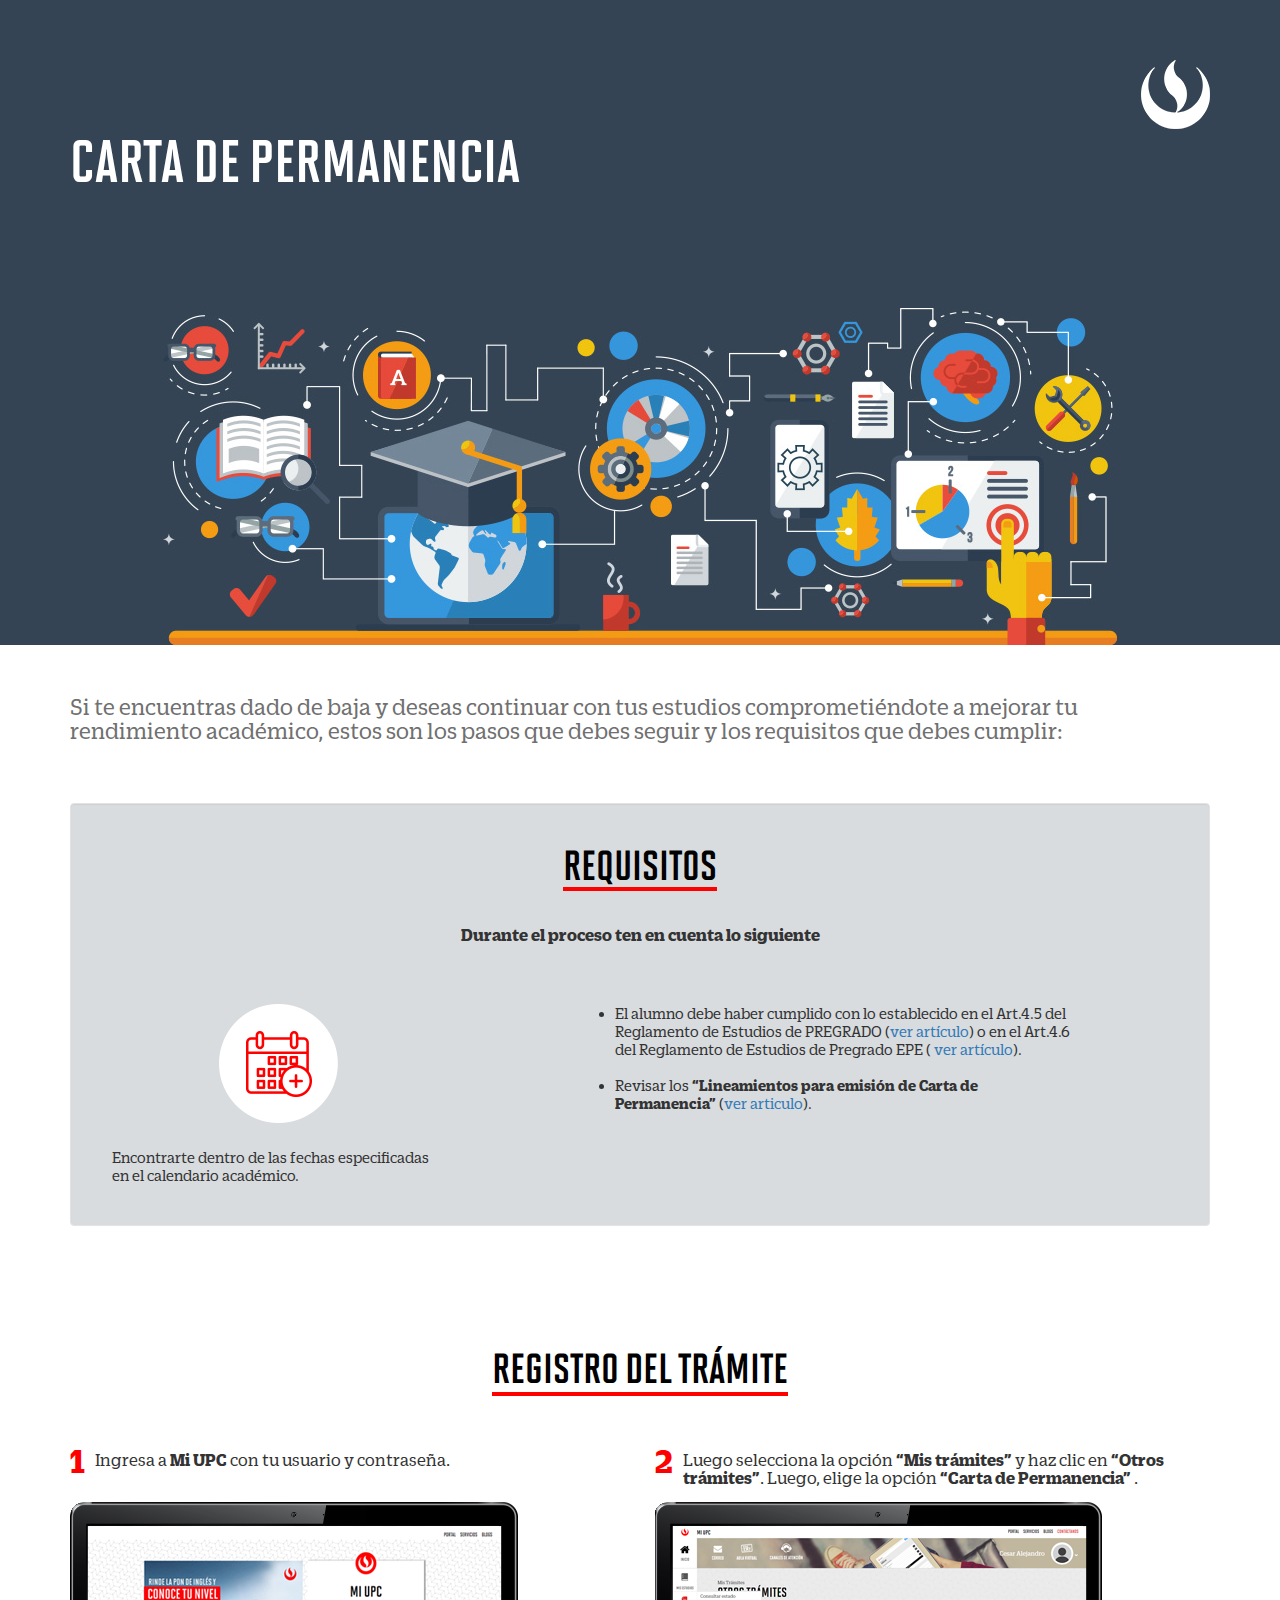
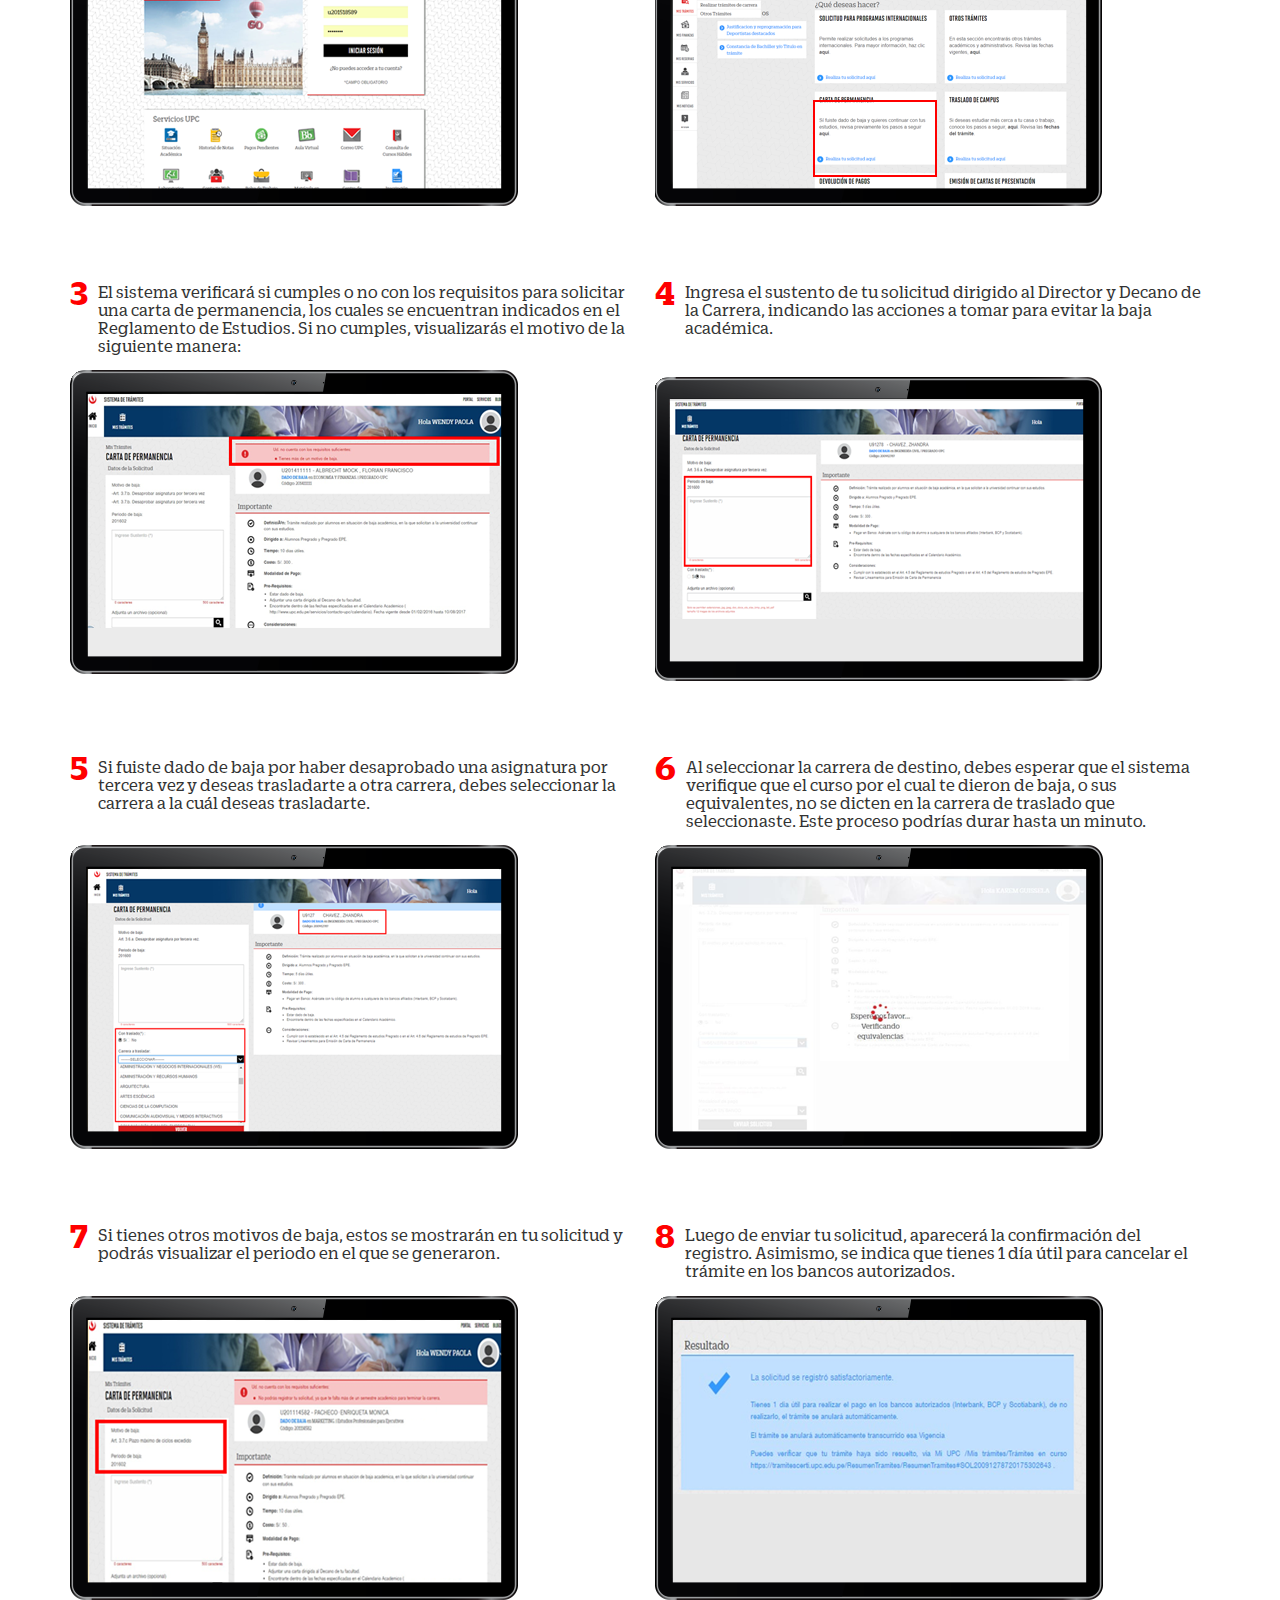
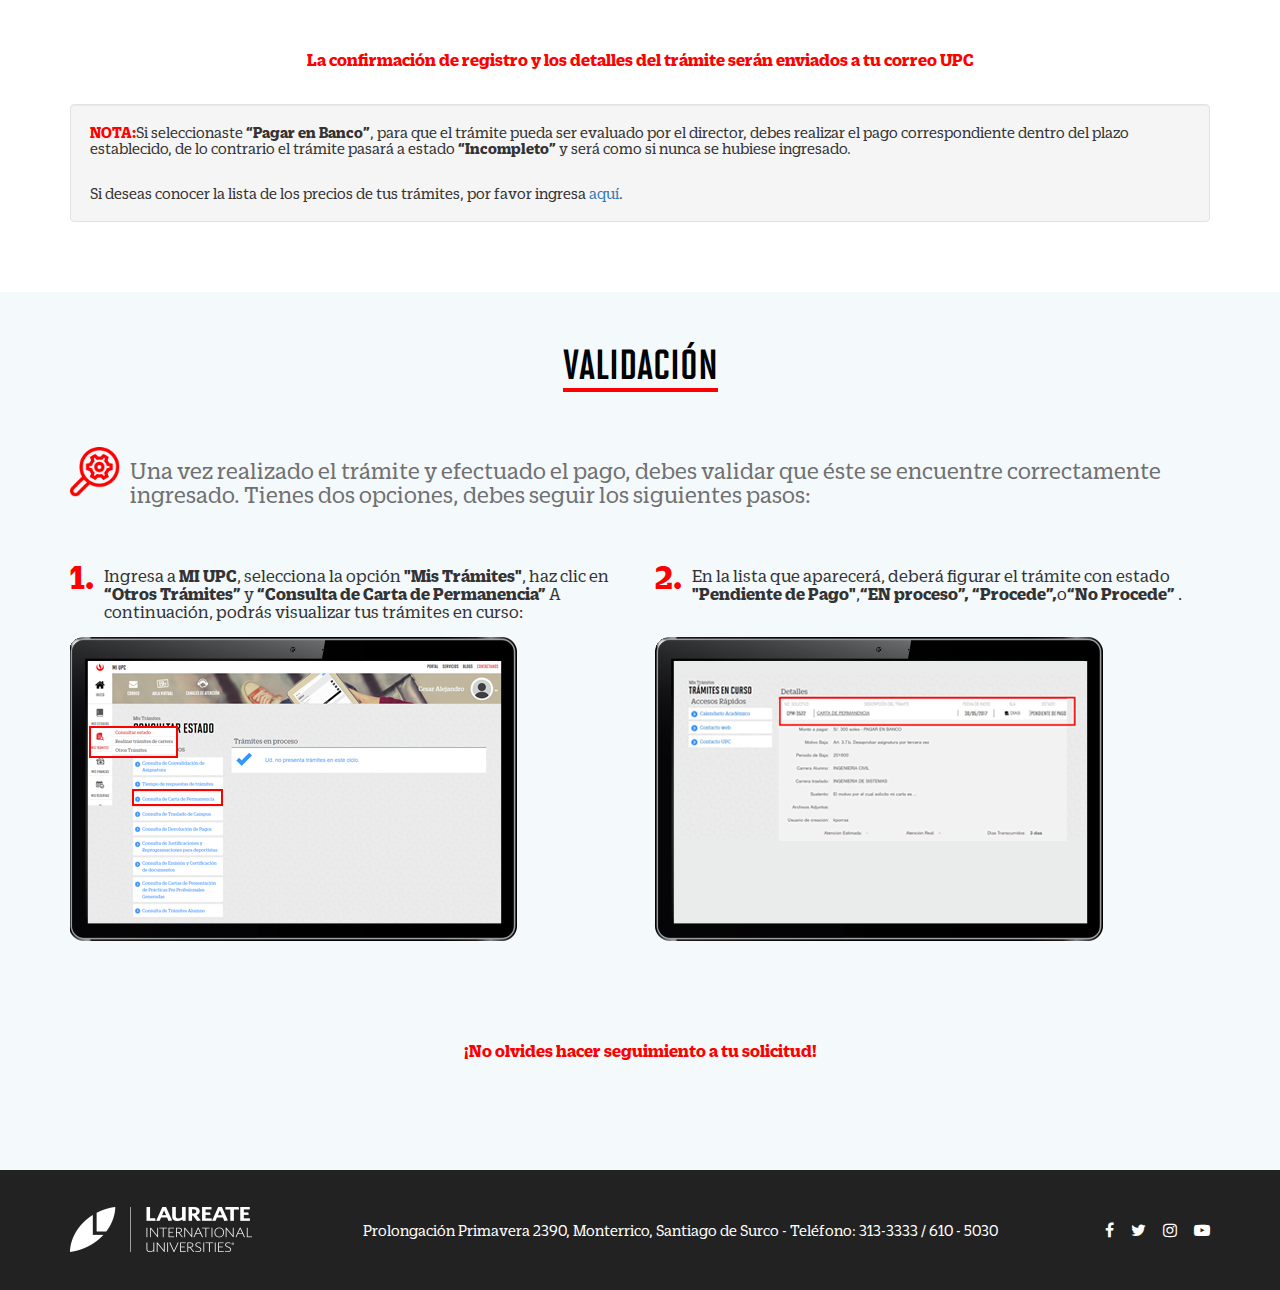
<file: carta_permanencia.html>
<!DOCTYPE html>
<html class="no-js" lang="es" ltr="ltr">
  <head>
    <meta charset="utf-8">
    <meta http-equiv="X-UA-Compatible" content="ie=edge">
    <meta name="viewport" content="width=device-width,initial-scale=1,shrink-to-fit=no,viewport-fit=cover">
    <title>Carta de Permanencia | UPC</title>
    <meta name="description" content="">
    <meta name="keywords" content="">
    <meta name="author" content="@UPCedu">
    <link rel="apple-touch-icon" href="apple-touch-icon.png">
    
    
    <link rel="stylesheet" href="styles/main.css">
    
    <meta property="og:type" content="website">
    <meta property="og:url" content="">
    <meta property="og:title" content="Carta de Permanencia | UPC">
    <meta property="og:image" content="">
    <meta property="og:description" content="">
    <meta property="og:site_name" content="Carta de Permanencia | UPC">
    <meta property="og:locale" content="es_LA">
    
    <meta property="og:image:width" content="1200">
    <meta property="og:image:height" content="630">
    <meta name="twitter:card" content="summary">
    <meta name="twitter:site" content="@UPCedu">
    <meta name="twitter:creator" content="@UPCedu">
    <meta name="twitter:url" content="">
    <meta name="twitter:title" content="Carta de Permanencia | UPC">
    <meta name="twitter:description" content="">
    <meta name="twitter:image" content="">
    
    <script>!function(e,t,a,n,g){e[n]=e[n]||[],e[n].push({"gtm.start":(new Date).getTime(),event:"gtm.js"});var m=t.getElementsByTagName(a)[0],r=t.createElement(a);r.async=!0,r.src="https://www.googletagmanager.com/gtm.js?id=GTM-5DSKJK5",m.parentNode.insertBefore(r,m)}(window,document,"script","dataLayer")</script>
    
  </head>
  <body><!--[if lt IE 10]>
    <p class="browserupgrade">You are using an <strong>outdated</strong> browser. Please <a href="http://browsehappy.com/">upgrade your browser</a> to improve your experience.</p><![endif]-->
    
    <noscript>
      <iframe src="https://www.googletagmanager.com/ns.html?id=GTM-5DSKJK5" height="0" width="0" style="display:none;visibility:hidden"></iframe>
    </noscript>
    
    <header class="header">
      <div class="container">
        <div class="row">
          <div class="col-xs-12">
            <figure class="text-right"><img class="img-responsive" src="images/upc__white.png" alt="UPC"></figure>
            <h1 class="header__title">CARTA DE PERMANENCIA</h1>
          </div>
        </div>
      </div>
    </header>
    <main>
      <section>
        <div class="container">
          <div class="row">
            <div class="col-xs-12">
              <p class="font--gray size--24">Si te encuentras dado de baja y deseas continuar con tus estudios comprometiéndote a mejorar tu rendimiento académico, estos son los pasos que debes seguir y los
                 requisitos que debes cumplir:</p>
              <div class="height--50"></div>
              <div class="well bg--gray ">
                <div class="container-gray">
                  <div class="row">
                    <div class="col-xs-12 col-sm-12">
                      <div class="text-center">
                        <p class="title " id="title">REQUISITOS</p>
                        <p class="zizou-bold">Durante el proceso ten en cuenta lo siguiente</p>
                        <div class="height--25"></div>
                      </div>
                    </div>
                    <div class="clearfix visible-xs-block"></div>
                    <div class="col-xs-12 col-sm-4 ">
                     <div class="item">
                      <div class="height--25 "></div>
                      <figure class="text-center"><img src="images/calendar.png" alt=""></figure>
                      <div class="height--25"></div>
                      <div class="item__caption size--16 ">Encontrarte dentro de las fechas  especificadas   en el calendario académico. </div>
                     </div>
                    </div>
                    <div class="col-xs-12 col-sm-7">
                        <div class="height--25 "></div>
                        <ul class="container-list size--16 col-sm-offset-2">
                          <li>El alumno debe haber cumplido con lo establecido en el Art.4.5 del Reglamento de Estudios de PREGRADO (<a href="http://sica.upc.edu.pe/sites/sica.upc.edu.pe/files/SICA-REG-05%20V10%20Reglamento%20de%20Estudios%20de%20Pregrado%20firm.pdf" target="_blank">ver artículo</a>) o en el Art.4.6
                              del Reglamento de Estudios de Pregrado EPE ( <a href="http://sica.upc.edu.pe/sites/sica.upc.edu.pe/files/SICA-REG-18%20V08%20REGLAMENTO%20DE%20ESTUDIOS%20PREGRADO%20EPE%20FIRM.pdf" target="_blank">ver artículo</a>).</li>
                          <br>
                          <li>Revisar los <span class="zizou-bold">“Lineamientos para emisión de  Carta de Permanencia”</span> (<a href="http://sica.upc.edu.pe/sites/sica.upc.edu.pe/files/SICA-REG-02%20V04%20LINEA%20EMISI%C3%93N%20DE%20CARTA%20DE%20PERMANENCIA%20DISP%20FIRM.pdf" target="_blank">ver articulo</a>).</li>
                        </ul>
                    </div>
                  </div>
                </div>
              </div>
            </div>
          </div>
        </div>
      </section>
      <section>
        <div class="container">
          <div class="row">
            <div class="col-xs-12">
              <div class="text-center">
                <h2 class="title">Registro del trámite</h2>
              </div>
            </div>
          </div>
        </div>
        <div class="container">
          <div class="row">
            <div class="col-xs-12 col-sm-6">
              <figure >
                <figcaption class="item-fig"> <span class="list-number " id="list-number">1</span><div> Ingresa a <span class="zizou-bold">Mi UPC </span>con tu usuario y contraseña.</div></figcaption>
                <br>
                <div class="flex"><img class="img-responsive" src="images/carta-permanencia/pantalla-01.png" alt=""></div>
              </figure>
            </div>
            <div class="clearfix visible-xs-block"></div>
            <div class="height--50 visible-xs-block"></div>
            <div class="col-xs-12 col-sm-6">
              <figure >
                <figcaption class="item-fig "><span class="list-number " id="list-number">2</span><div> Luego selecciona la opción <span class="zizou-bold">“Mis trámites” </span>y haz clic en <span class="zizou-bold">“Otros trámites”</span>. Luego, elige la opción  <span class="zizou-bold">“Carta de Permanencia”</span> . </div></figcaption>
                <div class="flex"><img class="img-responsive" src="images/carta-permanencia/pantalla-02.png" alt=""></div>
              </figure>
            </div>
          </div>
          <div class="height--50 hidden-xs"></div>
          <div class="height--25"></div>
          <div class="row">
            <div class="col-xs-12 col-sm-6">
              <figure>
                <figcaption class="item-fig"><span class="list-number " id="list-number">3</span><div> El sistema verificará si cumples o no con los requisitos para solicitar una carta de permanencia, los cuales se encuentran indicados en el Reglamento de Estudios. Si no cumples, visualizarás el motivo de la siguiente manera:</div></figcaption>
                <div><img class="img-responsive" src="images/carta-permanencia/pantalla-03.png" alt=""></div>
              </figure>
            </div>
            <div class="clearfix visible-xs-block"></div>
            <div class="height--50 visible-xs-block"></div>
            <div class="col-xs-12 col-sm-6">
              <figure>
                <figcaption class="item-fig"> <span class="list-number" id="list-number">4</span><div>Ingresa el sustento de tu solicitud dirigido al Director y Decano de la Carrera, indicando las acciones a tomar para evitar la baja académica.</div>  </figcaption>
                <div class="height--25"></div>
                <div><img class="img-responsive" src="images/carta-permanencia/pantalla-04.png" alt=""></div>
              </figure>
            </div>
          </div>
          <div class="height--50 hidden-xs"></div>
          <div class="height--25"></div>
          <div class="row">
              <div class="col-xs-12 col-sm-6">
                <figure>
                  <figcaption class="item-fig"> <span class="list-number" id="list-number">5</span><div> Si fuiste dado de baja por haber desaprobado una asignatura por tercera vez y deseas trasladarte a otra carrera, debes seleccionar la carrera a la cuál deseas trasladarte.</div></figcaption>
                  <br>
                  <div><img class="img-responsive" src="images/carta-permanencia/pantalla-05.png" alt=""></div>
                </figure>
              </div>
              <div class="clearfix visible-xs-block"></div>
              <div class="height--50 visible-xs-block"></div>
              <div class="col-xs-12 col-sm-6">
                <figure>
                  <figcaption class="item-fig"><span class="list-number" id="list-number">6</span><div>Al seleccionar la carrera de destino, debes esperar que el sistema verifique que el curso por el cual te dieron de baja, o sus equivalentes, no se dicten en la carrera de traslado que seleccionaste. Este proceso podrías durar hasta un minuto.</div></figcaption>
                  <div><img class="img-responsive" src="images/carta-permanencia/pantalla-06.png" alt=""></div>
                </figure>
              </div>
          </div>
          <div class="height--50 hidden-xs"></div>
          <div class="height--25"></div>
          <div class="row">
            <div class="col-xs-12 col-sm-6">
              <figure>
                <figcaption class="item-fig"><span class="list-number" id="list-number">7</span><div> Si tienes otros motivos de baja, estos se mostrarán en tu solicitud y podrás visualizar el periodo en el que se generaron. </div></figcaption>
                <br>
                <div><img class="img-responsive" src="images/carta-permanencia/pantalla-07.png" alt=""></div>
              </figure>
            </div>
            <div class="clearfix visible-xs-block"></div>
            <div class="height--50 visible-xs-block"></div>
            <div class="col-xs-12 col-sm-6">
              <figure>
                <figcaption class="item-fig"> <span class="list-number" id="list-number">8</span><div> Luego de enviar tu solicitud, aparecerá la confirmación del registro. Asimismo, se indica que tienes 1 día útil para cancelar el trámite en los bancos autorizados. </div></figcaption>
                <div ><img class="img-responsive" src="images/carta-permanencia/pantalla-08.png" alt=""></div>
              </figure>
            </div>
            <div class="clearfix"></div>
            <div class="height--50"></div>
          </div>
          <div>
            <p class="font--red zizou-bold text-center">La confirmación de registro y los detalles del trámite serán enviados a tu correo UPC</p>
            <div class="height--25"></div>
          </div>
          <div class="well container-gray">
              <div class="row">
                <div class="col-xs-12">
                  <p class="size--16"><span class="font--red zizou-bold">NOTA:</span>Si seleccionaste <span class="zizou-bold">“Pagar en Banco”</span>, para que el trámite pueda ser evaluado por el director, debes realizar el pago correspondiente dentro del plazo establecido, de lo contrario el trámite pasará a estado <span class="zizou-bold">“Incompleto”</span> y será como si nunca se hubiese ingresado.</p>
                   <br>
                  <div class="size--16">Si deseas conocer la lista de los precios de tus trámites, por favor ingresa  <a href="https://www.upc.edu.pe/pensiones-y-tarifas/tarifas-pregrado" target="_blank">aquí</a>.  </div>
                </div>
              </div>
          </div>
        </div>
      </section>
      <section class="bg--blue">
        <div class="container">
          <div class="row">
            <div class="col-xs-12">
              <div class="text-center">
                <h2 class="title">Validación</h2>
              </div>
              <p class="font--gray size--24 item-fig  "><img class=" icon-seguimiento" id="list-number" src="images/icon-seguimiento.png" alt=""> <span class="text-sgmto">  Una vez realizado el trámite y efectuado el pago, debes validar que éste se encuentre correctamente ingresado. Tienes dos opciones, debes seguir los siguientes pasos:</span></p>
              <div class="clearfix"></div>
              <div class="height--50"></div>
              <div class="row">
                <div class="col-xs-12 col-sm-6">
                  <figure>
                    <figcaption class="item-fig"> <span class="list-number " id="list-number">1.</span><div> Ingresa a <span class="zizou-bold">MI UPC</span>, selecciona la opción <span class="zizou-bold">"Mis Trámites"</span>, haz clic en <span class="zizou-bold">“Otros Trámites” </span>y  <span class="zizou-bold">“Consulta de Carta de Permanencia”</span> A continuación, podrás visualizar tus trámites en curso:</div> </figcaption>
                    <div><img class="img-responsive" src="images/carta-permanencia/pantalla-09.png" alt=""></div>
                  </figure>
                </div>
                <div class="clearfix visible-xs-block"></div>
                <div class="height--50 visible-xs-block"></div>
                <div class="col-xs-12 col-sm-6">
                  <figure>
                    <figcaption class="item-fig"> <span class="list-number number" id="list-number">2.</span><div> En la lista que aparecerá, deberá figurar el trámite con estado <span class="zizou-bold">"Pendiente de Pago"</span>,<span class="zizou-bold">“EN proceso”, “Procede”,</span>o<span class="zizou-bold">“No Procede” </span>.</div> </figcaption>
                    <br>
                    <div><img class="img-responsive" src="images/carta-permanencia/pantalla-10.png" alt=""></div>
                  </figure>
                </div>
              </div>
              <div class="height--50 hidden-xs"></div>
              <div class="height--50"></div>
              <p class="font--red zizou-bold  text-center">¡No olvides hacer seguimiento a tu solicitud!</p>
              <div class="height--50"></div>
            </div>
          </div>
        </div>
      </section>
    </main>
    <footer class="footer">
      <div class="container">
        <div class="row">
          <div class="col-xs-12 col-sm-3 col-md-3 col-lg-3">
            <figure><img class="img-responsive" src="images/laureate.png" alt="Laureate"></figure>
          </div>
          <div class="clearfix visible-xs-block"></div>
          <div class="height--25 visible-xs-block"></div>
          <div class="col-xs-12 col-sm-6 col-md-7 col-lg-7">
            <div class="pt-14 pb-14"><span>Prolongación Primavera 2390, Monterrico, Santiago de Surco </span><span class="hidden-xs hidden-sm">- </span><br class="hidden-md hidden-lg"><span>Teléfono: 313-3333 / 610 - 5030</span></div>
          </div>
          <div class="clearfix visible-xs-block"></div>
          <div class="height--25 visible-xs-block"></div>
          <div class="col-xs-12 col-sm-3 col-md-2 col-lg-2">
            <div class="footer__social"><a href="https://www.facebook.com/upcedu" target="_blank" title="Encuéntranos en Facebook"><i class="fa fa-facebook-f" aria-hidden="true"></i></a><a href="https://twitter.com/upcedu" target="_blank" title="Síguenos en Twitter"><i class="fa fa-twitter" aria-hidden="true"></i></a><a href="https://www.instagram.com/upc_peru_oficial/" target="_blank" title="UPC en Instagram"><i class="fa fa-instagram" aria-hidden="true"></i></a><a href="https://www.youtube.com/user/UPCedupe" target="_blank" title="UPC en Youtube"><i class="fa fa-youtube-play" aria-hidden="true"></i></a></div>
          </div>
        </div>
      </div>
    </footer>  
  </body>
</html>
</file>
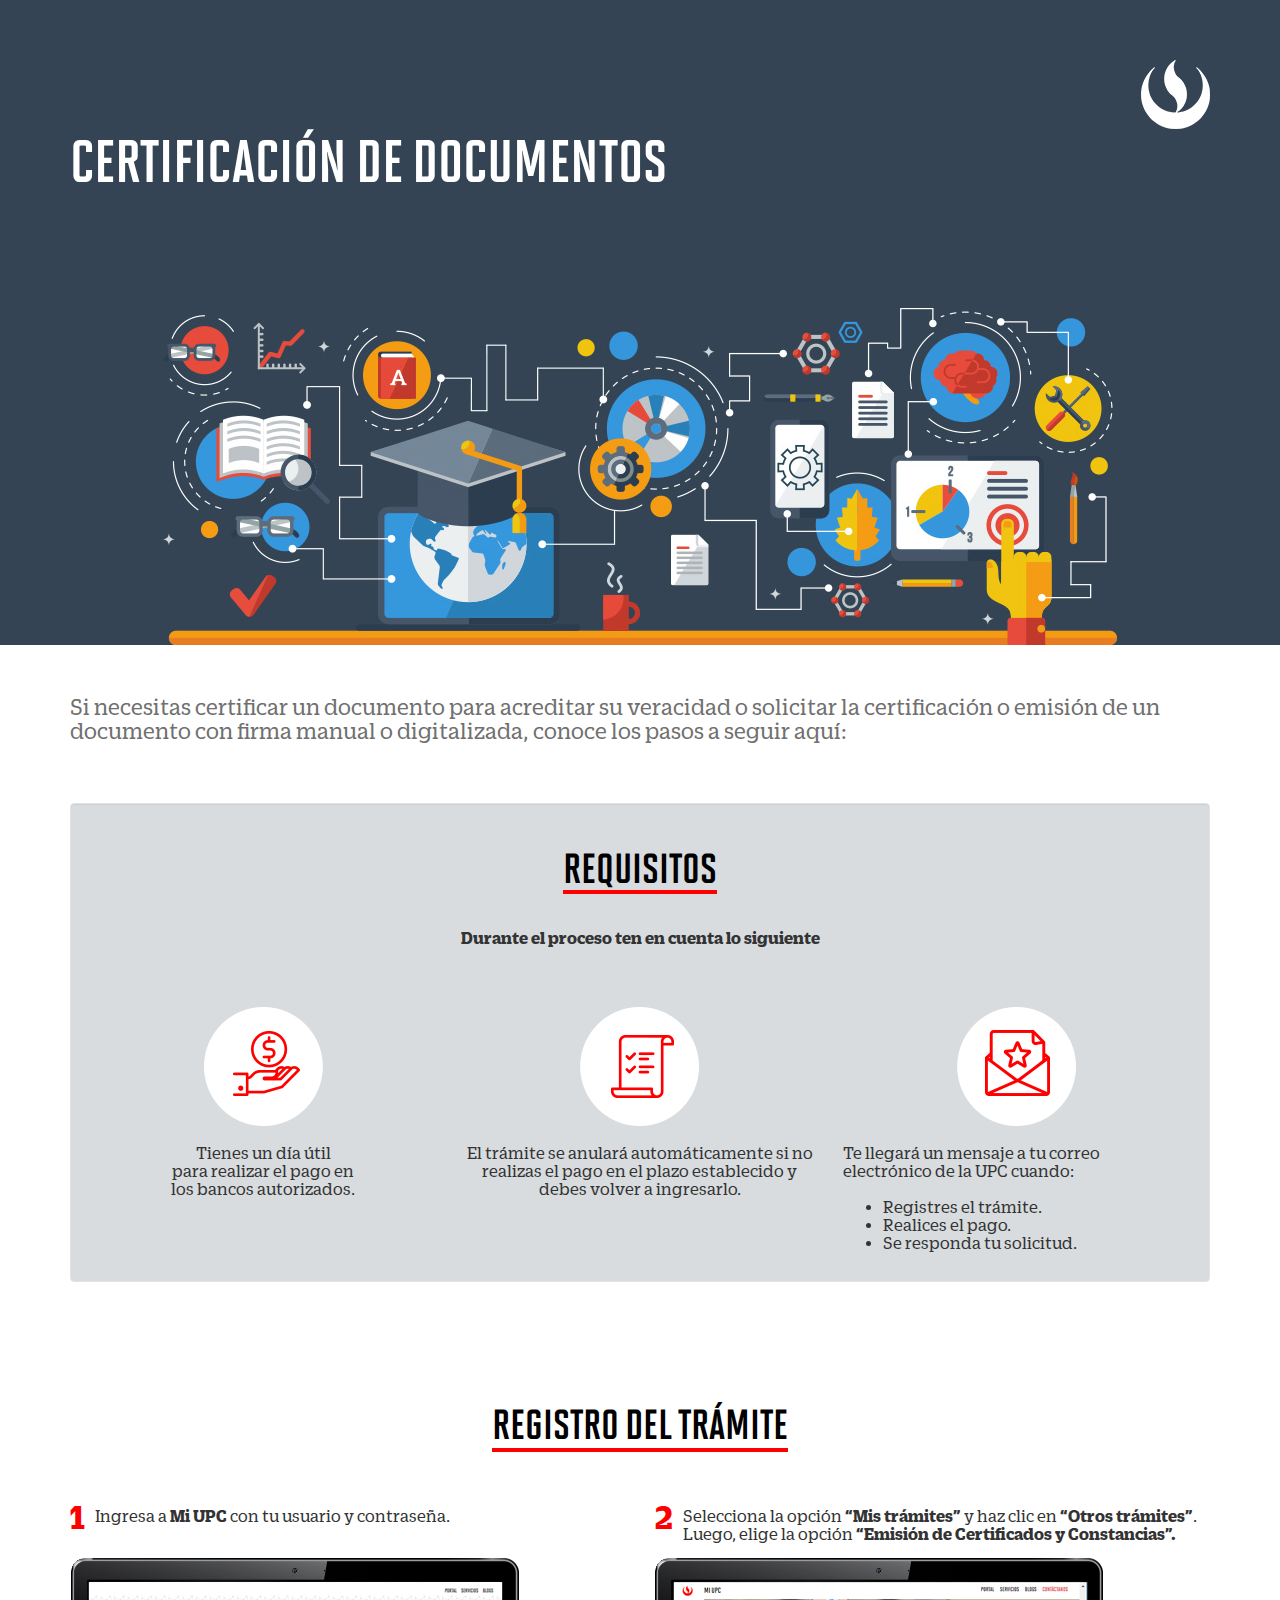
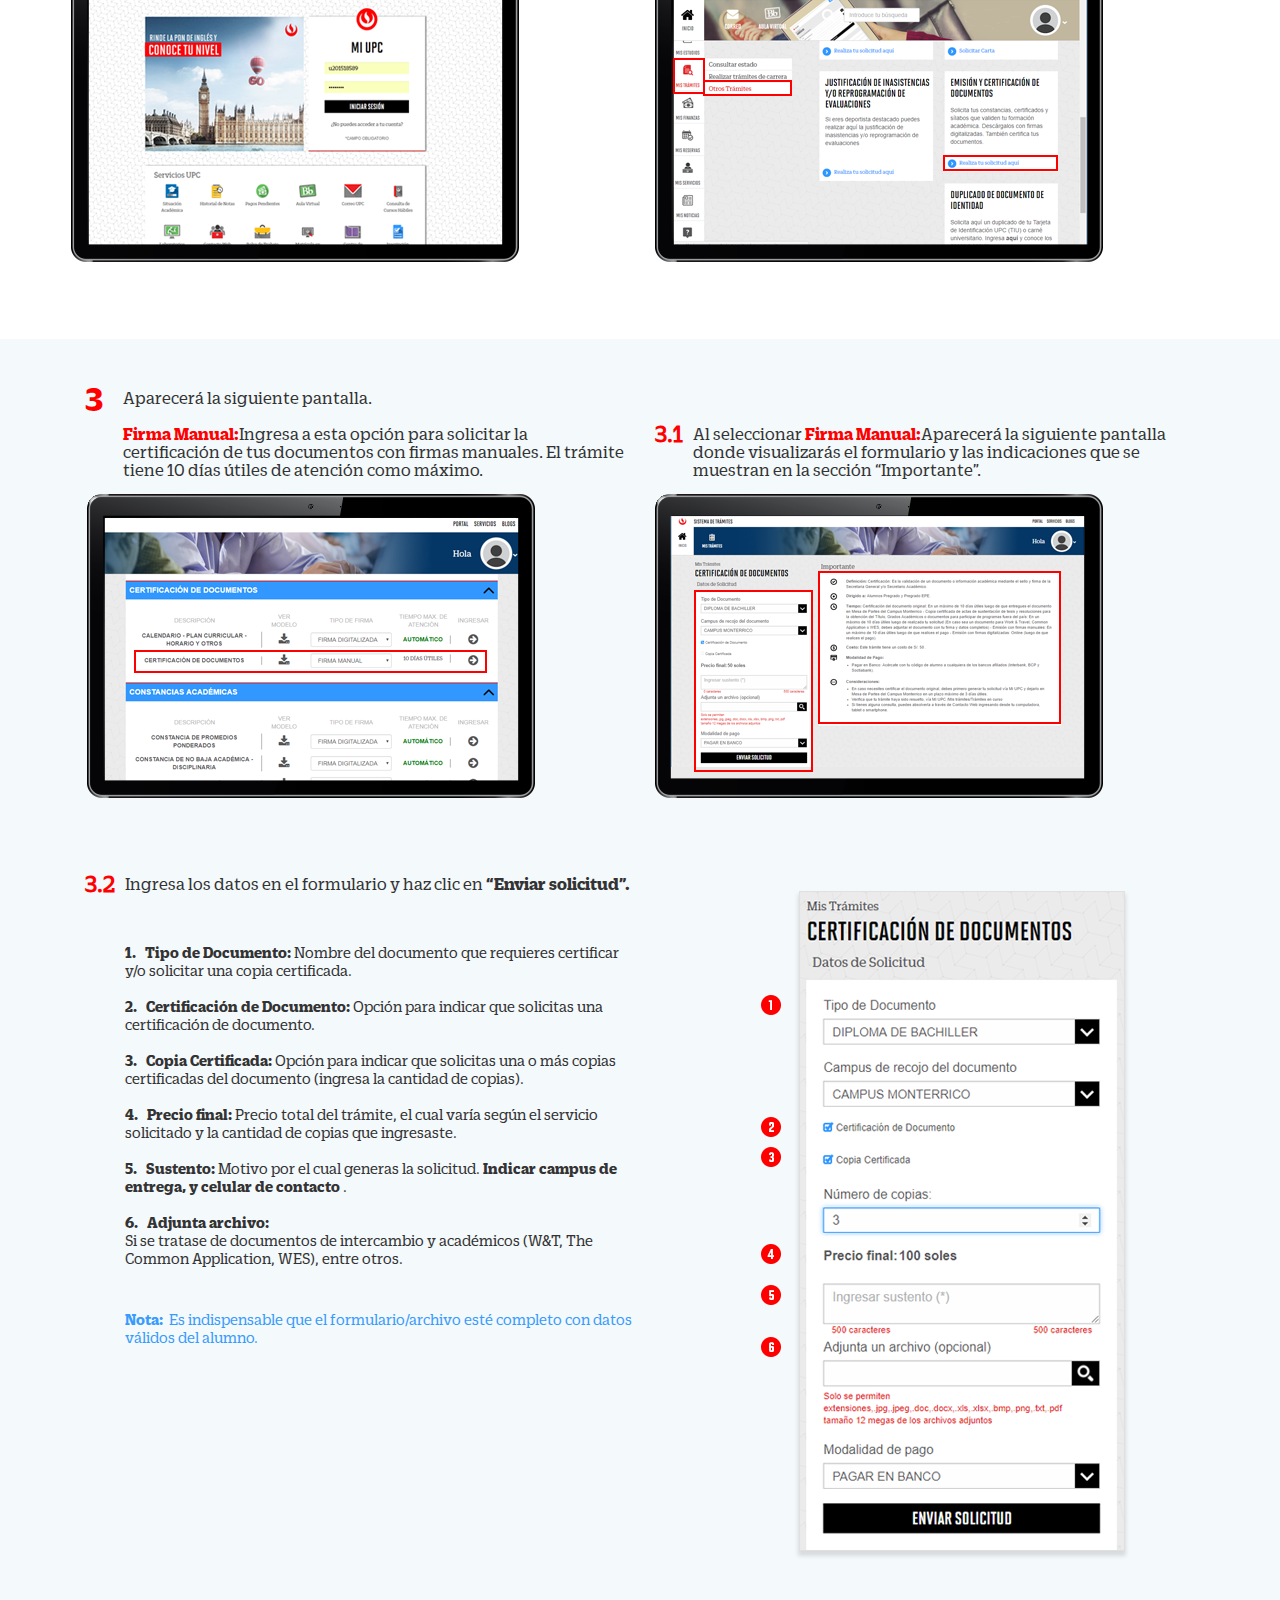
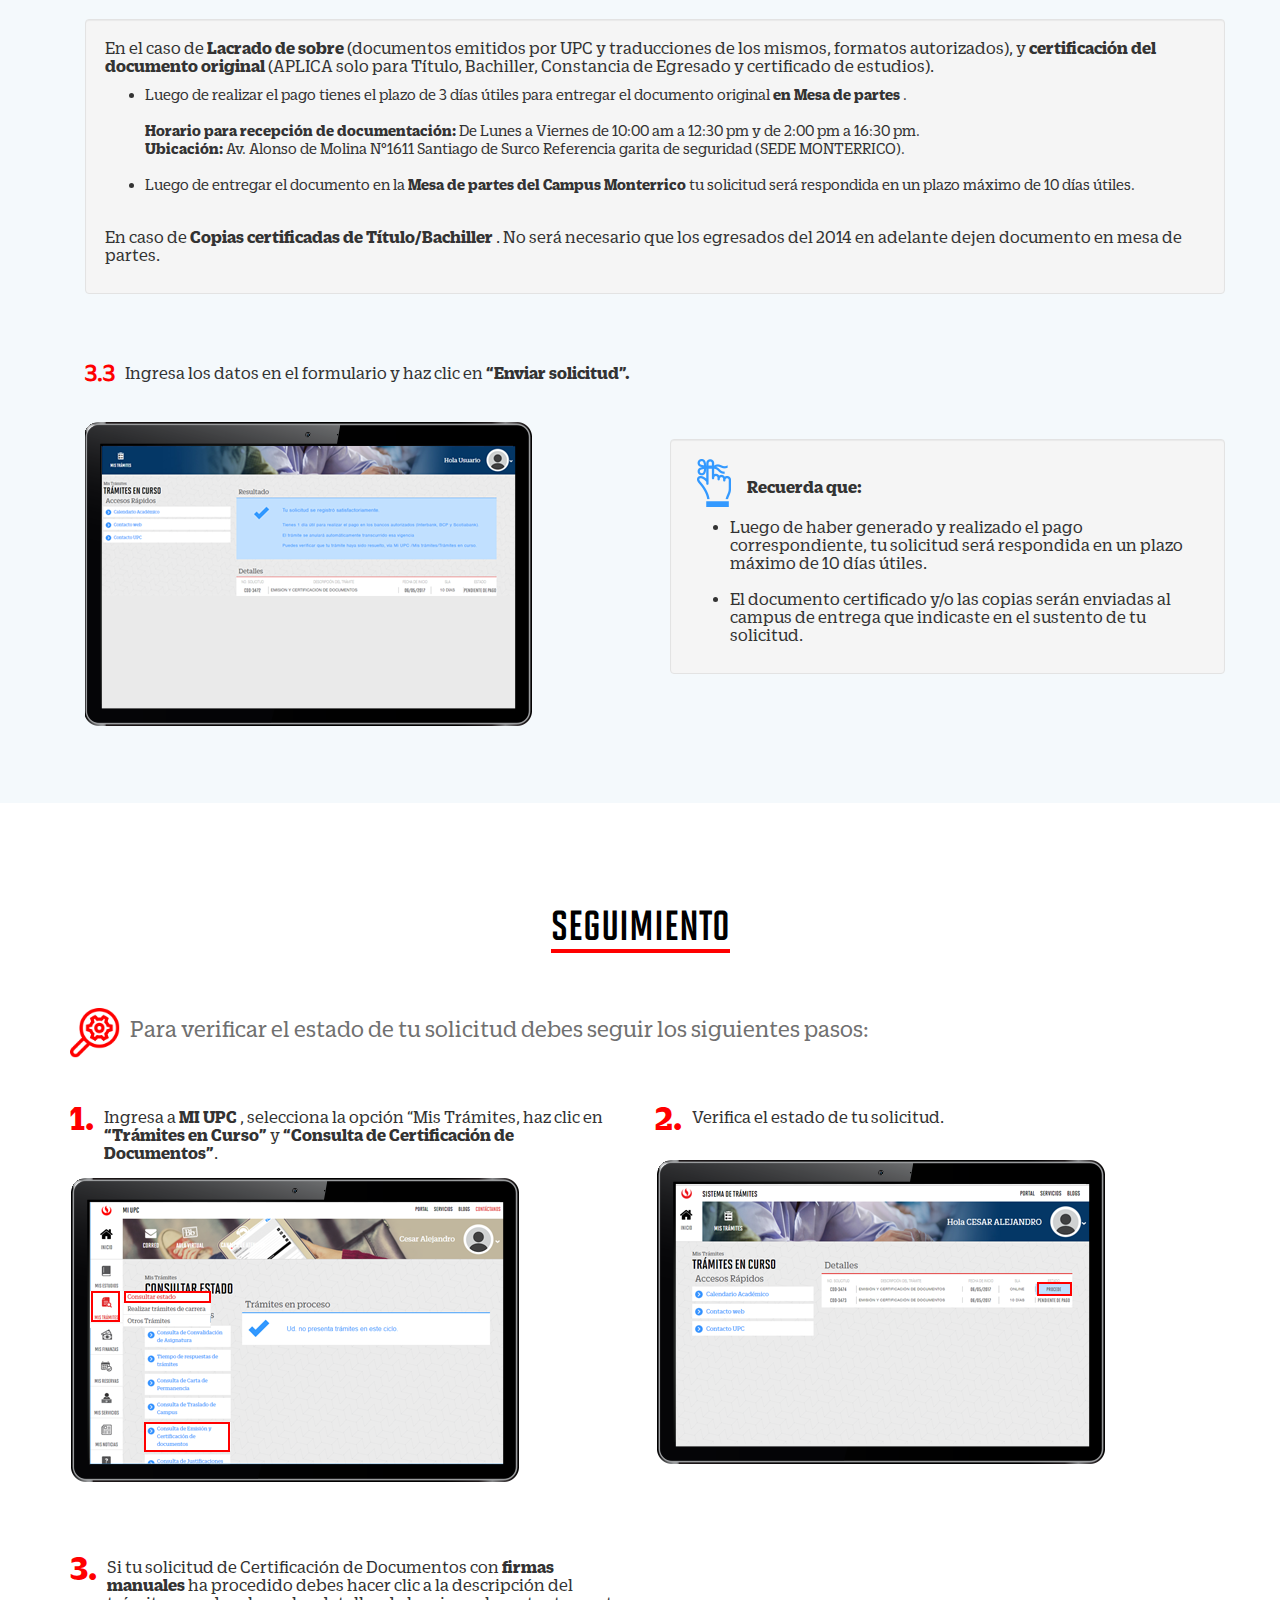
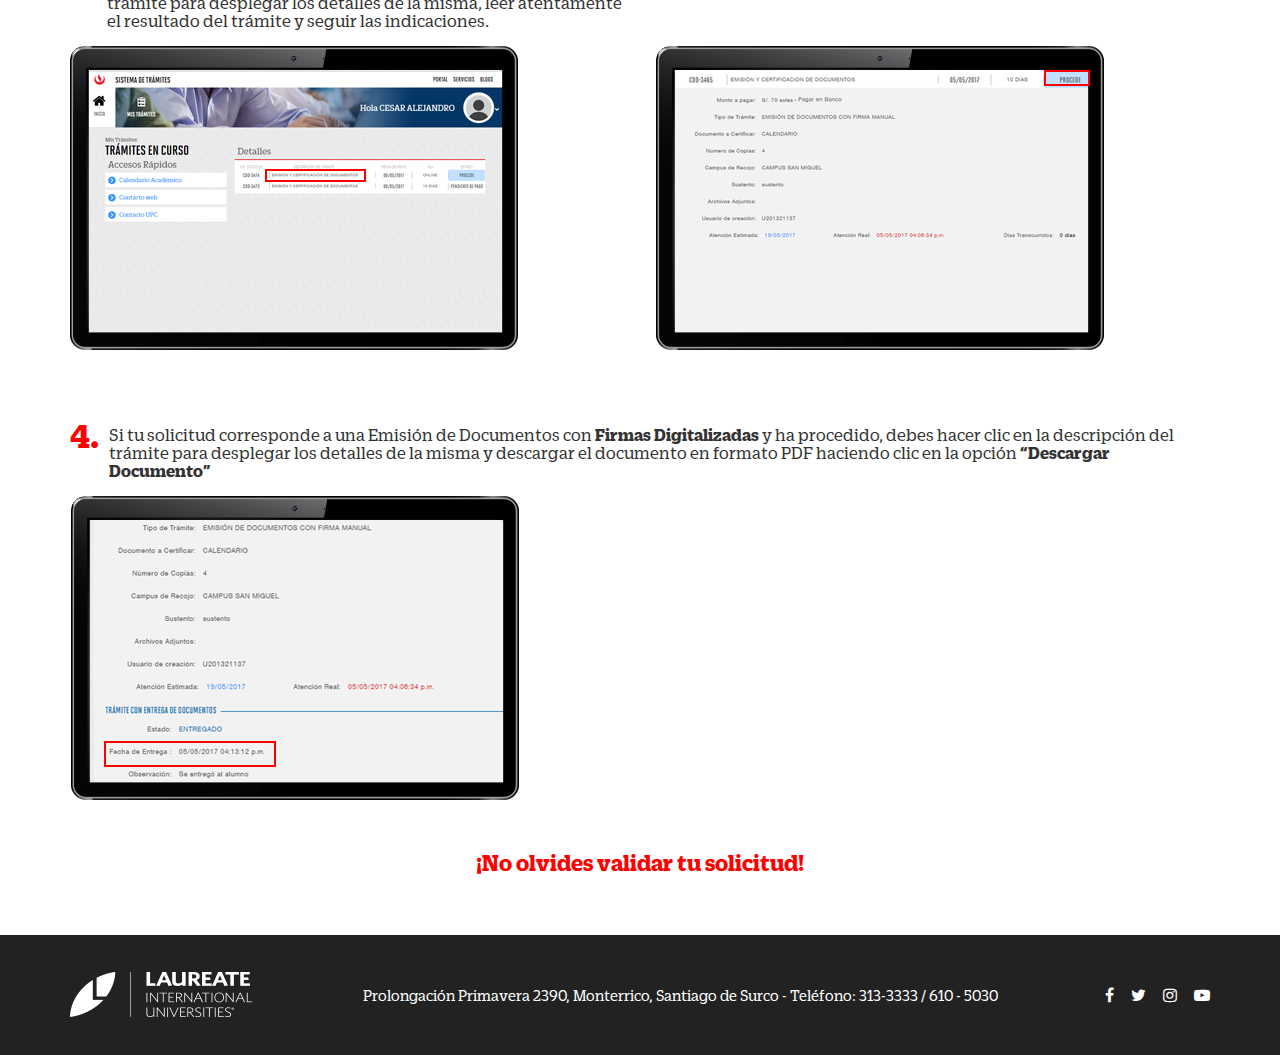
<file: certificacion_documentos.html>
<!DOCTYPE html>
<html class="no-js" lang="es" ltr="ltr">
  <head>
    <meta charset="utf-8">
    <meta http-equiv="X-UA-Compatible" content="ie=edge">
    <meta name="viewport" content="width=device-width,initial-scale=1,shrink-to-fit=no,viewport-fit=cover">
    <title>Certificación de Documentos | UPC</title>
    <meta name="description" content="">
    <meta name="keywords" content="">
    <meta name="author" content="@UPCedu">
    <link rel="apple-touch-icon" href="apple-touch-icon.png">
    
    
    <link rel="stylesheet" href="styles/main.css">
    <meta property="og:type" content="website">
    <meta property="og:url" content="">
    <meta property="og:title" content="Certificación de Documentos | UPC">
    <meta property="og:image" content="">
    <meta property="og:description" content="">
    <meta property="og:site_name" content="Certificación de Documentos | UPC">
    <meta property="og:locale" content="es_LA">
    
    <meta property="og:image:width" content="1200">
    <meta property="og:image:height" content="630">
    <meta name="twitter:card" content="summary">
    <meta name="twitter:site" content="@UPCedu">
    <meta name="twitter:creator" content="@UPCedu">
    <meta name="twitter:url" content="">
    <meta name="twitter:title" content="Certificación de Documentos | UPC">
    <meta name="twitter:description" content="">
    <meta name="twitter:image" content="">
    
    <script>!function(e,t,a,n,g){e[n]=e[n]||[],e[n].push({"gtm.start":(new Date).getTime(),event:"gtm.js"});var m=t.getElementsByTagName(a)[0],r=t.createElement(a);r.async=!0,r.src="https://www.googletagmanager.com/gtm.js?id=GTM-5DSKJK5",m.parentNode.insertBefore(r,m)}(window,document,"script","dataLayer")</script>
    
  </head>
  <body><!--[if lt IE 10]>
    <p class="browserupgrade">You are using an <strong>outdated</strong> browser. Please <a href="http://browsehappy.com/">upgrade your browser</a> to improve your experience.</p><![endif]-->
    
    <noscript>
      <iframe src="https://www.googletagmanager.com/ns.html?id=GTM-5DSKJK5" height="0" width="0" style="display:none;visibility:hidden"></iframe>
    </noscript>
    
    <header class="header">
      <div class="container">
        <div class="row">
          <div class="col-xs-12">
            <figure class="text-right"><img class="img-responsive" src="images/upc__white.png" alt="UPC"></figure>
            <h1 class="header__title">CERTIFICACIÓN DE DOCUMENTOS</h1>
          </div>
        </div>
      </div>
    </header>
    <main>
      <section>
        <div class="container">
          <div class="row">
            <div class="col-xs-12">
              <p class="font--gray size--24">Si necesitas certificar un documento para acreditar su veracidad o solicitar la certificación o emisión de un documento con firma manual o digitalizada, conoce los pasos a seguir aquí:</p>
              <div class="height--50"></div>
              <div class="well bg--gray text-center ">
                <div class="row">
                  <div class="col-xs-12">
                    <div class="text-center">
                      <div class="height--25"></div>
                      <p class="title" id="title">requisitos</p>
                      <p class="zizou-bold">Durante el proceso ten en cuenta lo siguiente</p>
                    </div>
                    <div class="height--50 hidden-xs"></div>
                    <div class="clearfix visible-xs-block"></div>
                  </div>
                  <div class="clearfix visible-xs-block"></div>
                  <div class="height--50 visible-xs-block"></div>
                  <div class="col-xs-12 col-sm-4 ">
                    <div class="item ">
                      <div class="item__icon item__icon--debt"></div>
                      <br>
                      <div class="item__caption">Tienes un día útil <br> para realizar el pago en <br> los bancos autorizados.</div>
                    </div>
                  </div>
                  <div class="clearfix visible-xs-block"></div>
                  <div class="height--50 visible-xs-block"></div>
                  <div class="col-xs-12 col-sm-4 ">
                    <div class="item">
                      <div class="item__icon item__icon--register"></div>
                      <br>
                      <div class="item__caption">El trámite se anulará automáticamente si no realizas el pago en el plazo establecido y debes volver a ingresarlo.</div>
                    </div>
                  </div>
                  <div class="clearfix visible-xs-block"></div>
                  <div class="height--50 visible-xs-block"></div>
                  <div class="col-xs-12 col-sm-4 ">
                    <div class="item">
                      <figure><img src="images/certificacion-documentos/icon-correo.png" alt=""></figure>
                      <br>
                      <div class="item__caption text-left">Te llegará un mensaje a tu correo electrónico de la UPC cuando:</div>
                      <br>
                      <ul class="text-left">
                        <li>Registres el trámite.</li>
                        <li>Realices el pago.</li>
                        <li>Se responda tu solicitud.</li>
                      </ul>
                    </div>
                  </div>
                </div>
              </div>
            </div>
          </div>
        </div>
      </section>
      <section>
        <div class="container">
          <div class="row">
            <div class="col-xs-12">
              <div class="text-center">
                <h2 class="title">Registro del trámite</h2>
              </div>
            </div>
          </div>
        </div>
        <div class="container">
          <div class="row">
            <div class="col-xs-12 col-sm-6">
              <figure>
                <figcaption class="item-fig"><span class="list-number" id="list-number">1</span><div> Ingresa a <span class="zizou-bold">Mi UPC </span>con tu usuario y contraseña. </div></figcaption>
                <br>
                <div ><img class="img-responsive" src="images/certificacion-documentos/pantalla-01.png" alt=""></div>
              </figure>
            </div>
            <div class="clearfix visible-xs-block"></div>
            <div class="height--50 visible-xs-block"></div>
            <div class="col-xs-12 col-sm-6">
              <figure>
                <figcaption class="item-fig"> <span class="list-number" id="list-number">2</span><div>Selecciona la opción  <span class="zizou-bold">“Mis trámites” </span>y haz clic en <span class="zizou-bold">“Otros trámites”</span>. Luego, elige la opción  <span class="zizou-bold">“Emisión de Certificados y Constancias”.</span></div> </figcaption>
                <div ><img class="img-responsive" src="images/certificacion-documentos/pantalla-02.png" alt=""></div>
              </figure>
            </div>
          </div>
          <div class="height--50 hidden-xs"></div>
          <div class="height--25"></div>
        </div>
        <div class="bg--blue">
              <div class="container">
              <div class="height--50 "></div>
              <div class="col-xs-12  bg--blue">
                <div class="row">
                <div class="col-xs-12 col-sm-6 ">
                <figure>
                  <figcaption class="item-fig"><span class="list-number">3</span><div> Aparecerá la siguiente pantalla.<br><br><span class="font--red zizou-bold size--20">Firma Manual:</span>Ingresa a esta opción para solicitar la certificación de tus documentos con firmas manuales. El trámite tiene 10 días útiles de atención como máximo.</div></figcaption>
                   
                  <div><img class="img-responsive" src="images/certificacion-documentos/pantalla-03.png" alt=""></div>
                </figure>
                </div>
                <div class="col-xs-12 col-sm-6 ">
                  <br><br>
                  <figure>
                    <figcaption class="item-fig"><br><br><span class="font--red number " id="list-number">3.1</span><div> Al seleccionar <span class="font--red zizou-bold size--20">Firma Manual:</span>Aparecerá la siguiente pantalla donde visualizarás el formulario y las indicaciones que se muestran en la sección  “Importante”. </div></figcaption> 
                    <div><img class="img-responsive" src="images/certificacion-documentos/pantalla-04.png" alt=""></div>
                  </figure>
                </div>
                </div>
                <div class="height--50 hidden-xs"></div>
                <div class="height--25"></div>
              </div>
              <div class="container">
                <div class="row">
                  <div class="col-xs-12 col-sm-6">
                    <figure>
                      <figcaption class="item-fig"> <span class="font--red number" id="list-number">3.2</span><div> Ingresa los datos en el formulario y haz clic en <span class="zizou-bold">“Enviar solicitud”.</span>
                      <div class="height--50"></div>
                      <div class="size--16">
                        <div><span class="zizou-bold">1. &nbsp; Tipo de Documento:</span> Nombre del documento que requieres certificar y/o solicitar una copia certificada.</div><br>
                        <div><span class="zizou-bold">2. &nbsp; Certificación de Documento:</span> Opción para indicar que solicitas una  certificación de documento.</div><br>
                        <div><span class="zizou-bold">3. &nbsp; Copia Certificada:</span> Opción para indicar que solicitas una o más copias certificadas del documento (ingresa la cantidad de copias).</div><br>
                        <div><span class="zizou-bold">4. &nbsp; Precio final:</span> Precio total del trámite, el cual varía según el servicio solicitado y la cantidad de copias que ingresaste. </div><br>
                        <div><span class="zizou-bold">5. &nbsp; Sustento:</span> Motivo por el cual generas la solicitud. <span class="zizou-bold">Indicar campus de entrega, y celular de contacto</span> .</div><br>
                        <div><span class="zizou-bold">6. &nbsp; Adjunta archivo:</span><br> Si se tratase  de documentos de intercambio y académicos  (W&T, The Common Application, WES), entre otros.</div><br>
                        <div class="height--25"></div>
                        <div class="color-text"><span class="zizou-bold">Nota: &nbsp;</span>Es indispensable que el formulario/archivo esté completo con datos válidos del alumno.</div>
                      </div>
                      </div>
                     </figcaption>
                    </figure>
                  </div>
                  <div class="clearfix visible-xs-block"></div>
                  <div class="height--50 visible-xs-block"></div>
                  <div class="col-xs-12 col-sm-6">
                    <figure>
                      <div class="text-center"><img class="img-responsive" src="images/certificacion-documentos/pantalla-05.png" alt=""></div>
                    </figure>
                  </div>
                  <div class="clearfix"></div>
                  <div class="height--50"></div>
                </div>
                <div class="well container-gray">
                  <div class="row">
                    <div class="col-xs-12 ">
                      <p>	En  el caso de <span class="zizou-bold">Lacrado de sobre</span>  (documentos emitidos por UPC y traducciones de los mismos, formatos autorizados), y <span class="zizou-bold">certificación del documento original</span>  (APLICA solo para Título, Bachiller, Constancia de Egresado y certificado de estudios).</p>
                      <ul class="size--16">
                        <li>Luego de realizar el pago tienes el plazo de 3 días útiles para entregar el documento original <span class="zizou-bold"> en Mesa de partes </span>.
                          <br><br>
                          <span class="zizou-bold">Horario para recepción de documentación:</span>  De Lunes a Viernes de 10:00 am a 12:30 pm y de 2:00 pm a 16:30 pm. <br>
                          <span class="zizou-bold">Ubicación:</span> Av. Alonso de Molina N°1611 Santiago de Surco Referencia garita de seguridad (SEDE MONTERRICO).
                        </li> 
                        <br>
                        <li>Luego de entregar el documento en la <span class="zizou-bold">Mesa de partes del Campus Monterrico </span>  tu solicitud será respondida en un plazo máximo de 10 días útiles.</li>
                      </ul>
                      <div class="height--25"></div>
                      <p>En caso de <span class="zizou-bold">Copias certificadas de Título/Bachiller </span> . No será necesario que los egresados del 2014 en adelante dejen documento en mesa de partes.</p>
                    </div>
                  </div>
                </div>
                <div class="height--50"></div>
                <div class="row">
                    <div class="col-xs-12 col-sm-6">
                      <figure>
                        <figcaption class="item-fig"><span class="font--red number" id="list-number">3.3 </span><div> Ingresa los datos en el formulario y haz clic en <span class="zizou-bold">“Enviar solicitud”.</span></div> </figcaption>
                        <div class="height--25"></div>
                        <div><img class="img-responsive" src="images/certificacion-documentos/pantalla-06.png" alt=""></div>
                        <div class="height--25"></div>
                      </figure>
                    </div>
                    <div class="height--50 hidden-xs"></div>
                    <div class="height--25"></div>
                    <div class="col-xs-12 col-sm-6">
                      <div class="well">
                        <div>
                          <figure>
                            <img class="img-responsive" src="images/certificacion-documentos/icon-recordar.png" alt="">
                            <span class="zizou-bold">&nbsp; Recuerda que:</span>
                          </figure>
                          <ul>
                            <li>Luego  de haber generado y realizado el pago correspondiente, tu solicitud será respondida en un plazo máximo de 10 días útiles.</li>
                            <br>
                            <li>El documento certificado y/o las copias serán enviadas al campus de entrega que indicaste en el sustento de tu solicitud.</li>
                          </ul>
                        </div>
                      </div>
                    </div>
                    <div class="clearfix"></div>
                    <div class="height--50"></div>
                  </div>
              </div>
            </div>
          </div>
        </div>
      </section>
      <section>
        <div class="container">
          <div class="row">
            <div class="col-xs-12">
              <div class="text-center">
                <h2 class="title">SEGUIMIENTO</h2>
              </div>
              <figure class="item-fig font--gray size--24 ">
                <img class=" icon-seguimiento" id="list-number"  src="images/certificacion-documentos/icon-seguimiento.png" alt="">
                <span class="text-sgmto">  Para verificar el estado de tu solicitud debes seguir los siguientes pasos:</span>
              </figure>
              <div class="clearfix"></div>
              <div class="height--50"></div>
              <div class="row">
                <div class="col-xs-12 col-sm-6">
                  <figure>
                    <figcaption class="item-fig"> <span class="list-number" id="list-number">1.</span><div> Ingresa a <span class="zizou-bold">MI UPC</span> , selecciona la opción “Mis Trámites, haz clic en <span class="zizou-bold">“Trámites en Curso”</span>  y  <span class="zizou-bold"> “Consulta de Certificación de Documentos”</span>.</div> </figcaption>
                    <div><img class="img-responsive" src="images/certificacion-documentos/pantalla-07.png" alt=""></div>
                  </figure>
                </div>
                <div class="clearfix visible-xs-block"></div>
                <div class="height--50 visible-xs-block"></div>
                <div class="col-xs-12 col-sm-6">
                  <figure>
                    <figcaption class="item-fig"> <span class="list-number" id="list-number">2.</span><div> Verifica el estado de tu solicitud.</div> </figcaption>
                    <br>
                    <div><img class="img-responsive" src="images/certificacion-documentos/pantalla-08.png" alt=""></div>
                  </figure>
                </div>
              </div>
              <div class="height--50 hidden-xs"></div>
              <div class="height--25"></div>
              <div class="row">
                <div class="col-xs-12 col-sm-6">
                  <figure>
                    <figcaption class="item-fig"> <span class="list-number " id="list-number">3.</span><div> Si tu solicitud de Certificación de Documentos con <span class="zizou-bold">firmas manuales </span> ha procedido debes hacer clic a la descripción del trámite para desplegar los detalles de la misma, leer atentamente el resultado del trámite y seguir las indicaciones.</div></figcaption>
                  </figure>
                </div>
              </div>
              <div class="row">
                <div class="col-xs-12 col-sm-6">
                  <figure>
                    <div><img class="img-responsive" src="images/certificacion-documentos/pantalla-09.png" alt=""></div>
                  </figure>
                </div>
                <div class="col-xs-12 col-sm-6">
                  <div class="height--25 hidden-sm hidden-md hidden-lg"></div>
                  <figure>
                    <div><img class="img-responsive" src="images/certificacion-documentos/pantalla-10.png" alt=""></div>
                  </figure>
                </div>
              </div>
              <div class="height--50 hidden-xs"></div>
              <div class="height--25"></div>
              <div class="row">
                <div class="col-xs-12 col-sm-12">
                  <figure>
                    <figcaption class="item-fig"> <span class="list-number" id="list-number">4.</span><div> Si tu solicitud corresponde a una Emisión de Documentos con <span class="zizou-bold">Firmas Digitalizadas</span>   y ha procedido, debes hacer clic en la descripción del trámite para desplegar los detalles de la misma y descargar el documento en formato PDF haciendo clic en la opción <span class="zizou-bold">“Descargar Documento”</span></div></figcaption>
                  </figure>
                </div>
                <div class="clearfix visible-xs-block"></div>
                <div class="height--50 visible-xs-block"></div>
                <div class="col-xs-12 col-sm-6">
                  <figure>
                    <div><img class="img-responsive" src="images/certificacion-documentos/pantalla-11.png" alt=""></div>
                  </figure>
                </div>
              </div>
              <div class="clearfix"></div>
                <div class="height--50"></div>
                <p class="font--red zizou-bold size--24 text-center">¡No olvides validar tu solicitud!</p>
          </div>
        </div>
      </section>
    </main>
    <footer class="footer">
      <div class="container">
        <div class="row">
          <div class="col-xs-12 col-sm-3 col-md-3 col-lg-3">
            <figure><img class="img-responsive" src="images/laureate.png" alt="Laureate"></figure>
          </div>
          <div class="clearfix visible-xs-block"></div>
          <div class="height--25 visible-xs-block"></div>
          <div class="col-xs-12 col-sm-6 col-md-7 col-lg-7">
            <div class="pt-14 pb-14"><span>Prolongación Primavera 2390, Monterrico, Santiago de Surco </span><span class="hidden-xs hidden-sm">- </span><br class="hidden-md hidden-lg"><span>Teléfono: 313-3333 / 610 - 5030</span></div>
          </div>
          <div class="clearfix visible-xs-block"></div>
          <div class="height--25 visible-xs-block"></div>
          <div class="col-xs-12 col-sm-3 col-md-2 col-lg-2">
            <div class="footer__social"><a href="https://www.facebook.com/upcedu" target="_blank" title="Encuéntranos en Facebook"><i class="fa fa-facebook-f" aria-hidden="true"></i></a><a href="https://twitter.com/upcedu" target="_blank" title="Síguenos en Twitter"><i class="fa fa-twitter" aria-hidden="true"></i></a><a href="https://www.instagram.com/upc_peru_oficial/" target="_blank" title="UPC en Instagram"><i class="fa fa-instagram" aria-hidden="true"></i></a><a href="https://www.youtube.com/user/UPCedupe" target="_blank" title="UPC en Youtube"><i class="fa fa-youtube-play" aria-hidden="true"></i></a></div>
          </div>
        </div>
      </div>
    </footer>   
  </body>
</html>
</file>
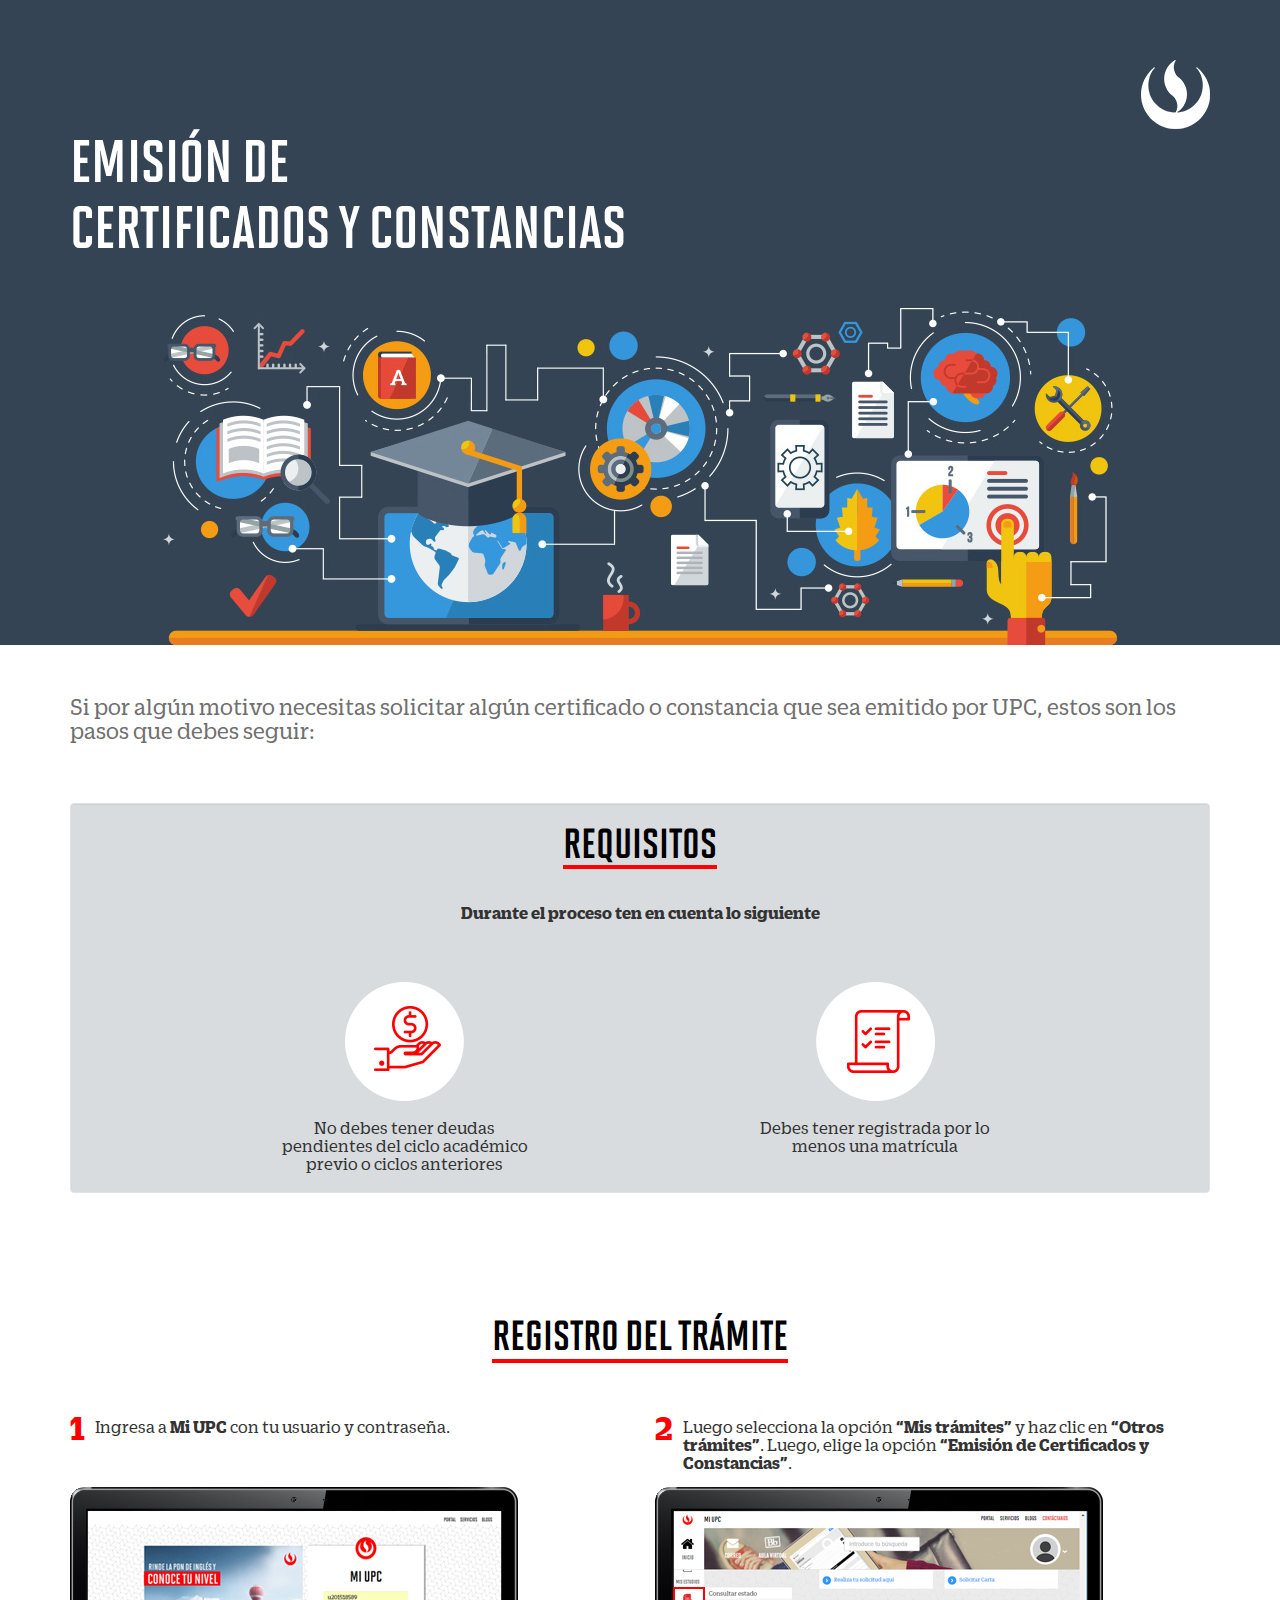
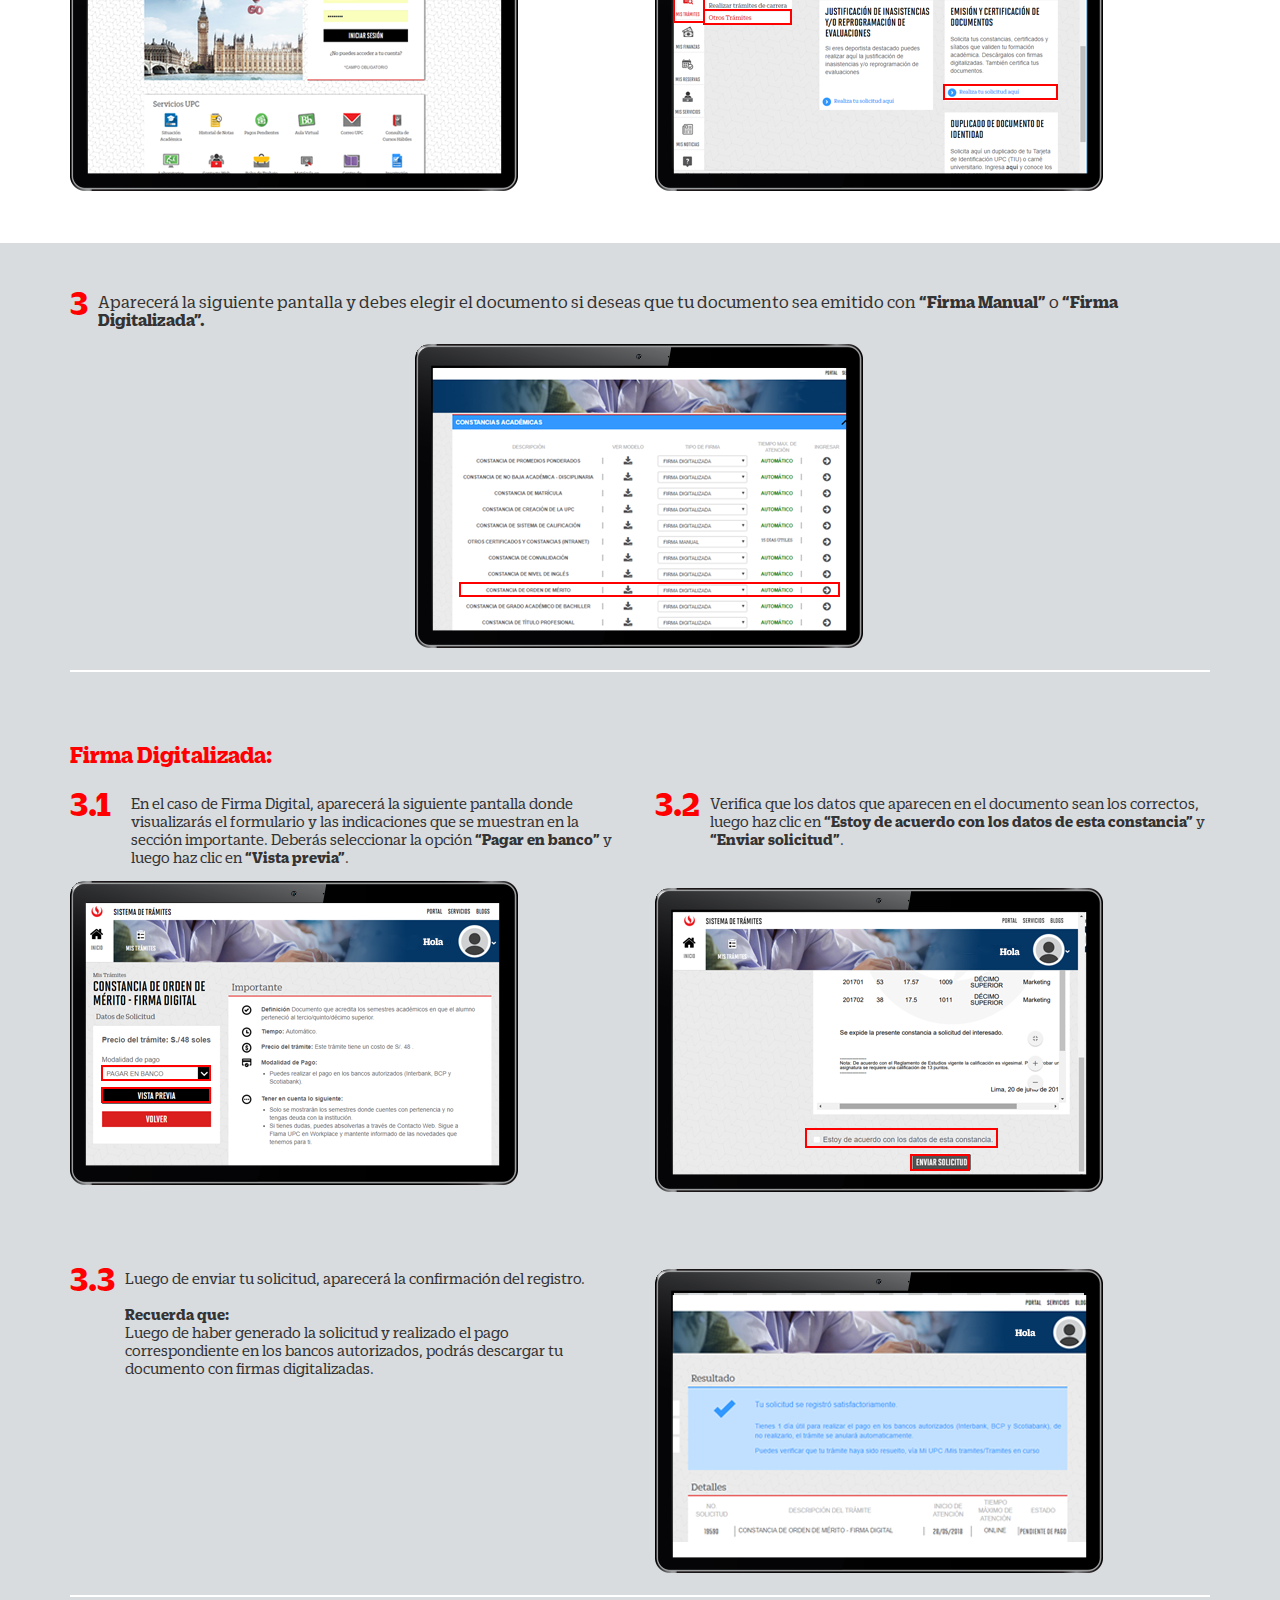
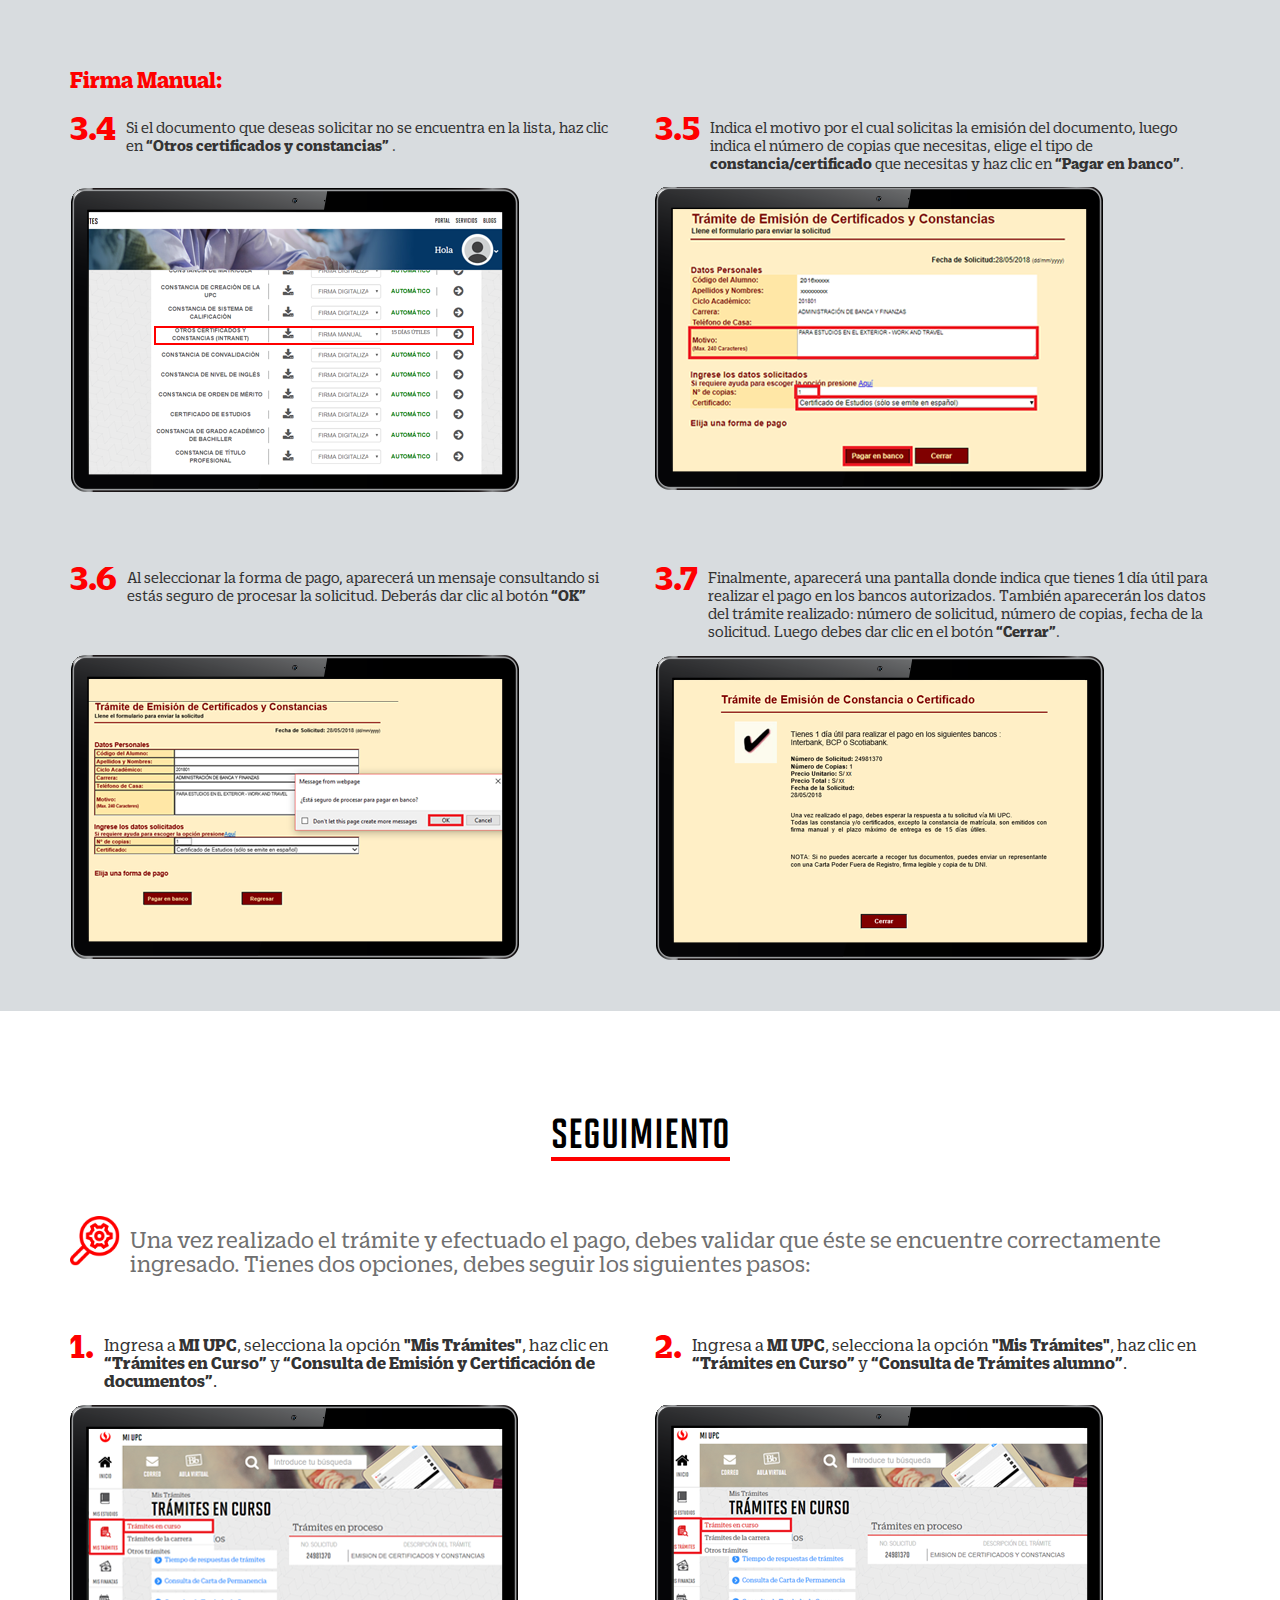
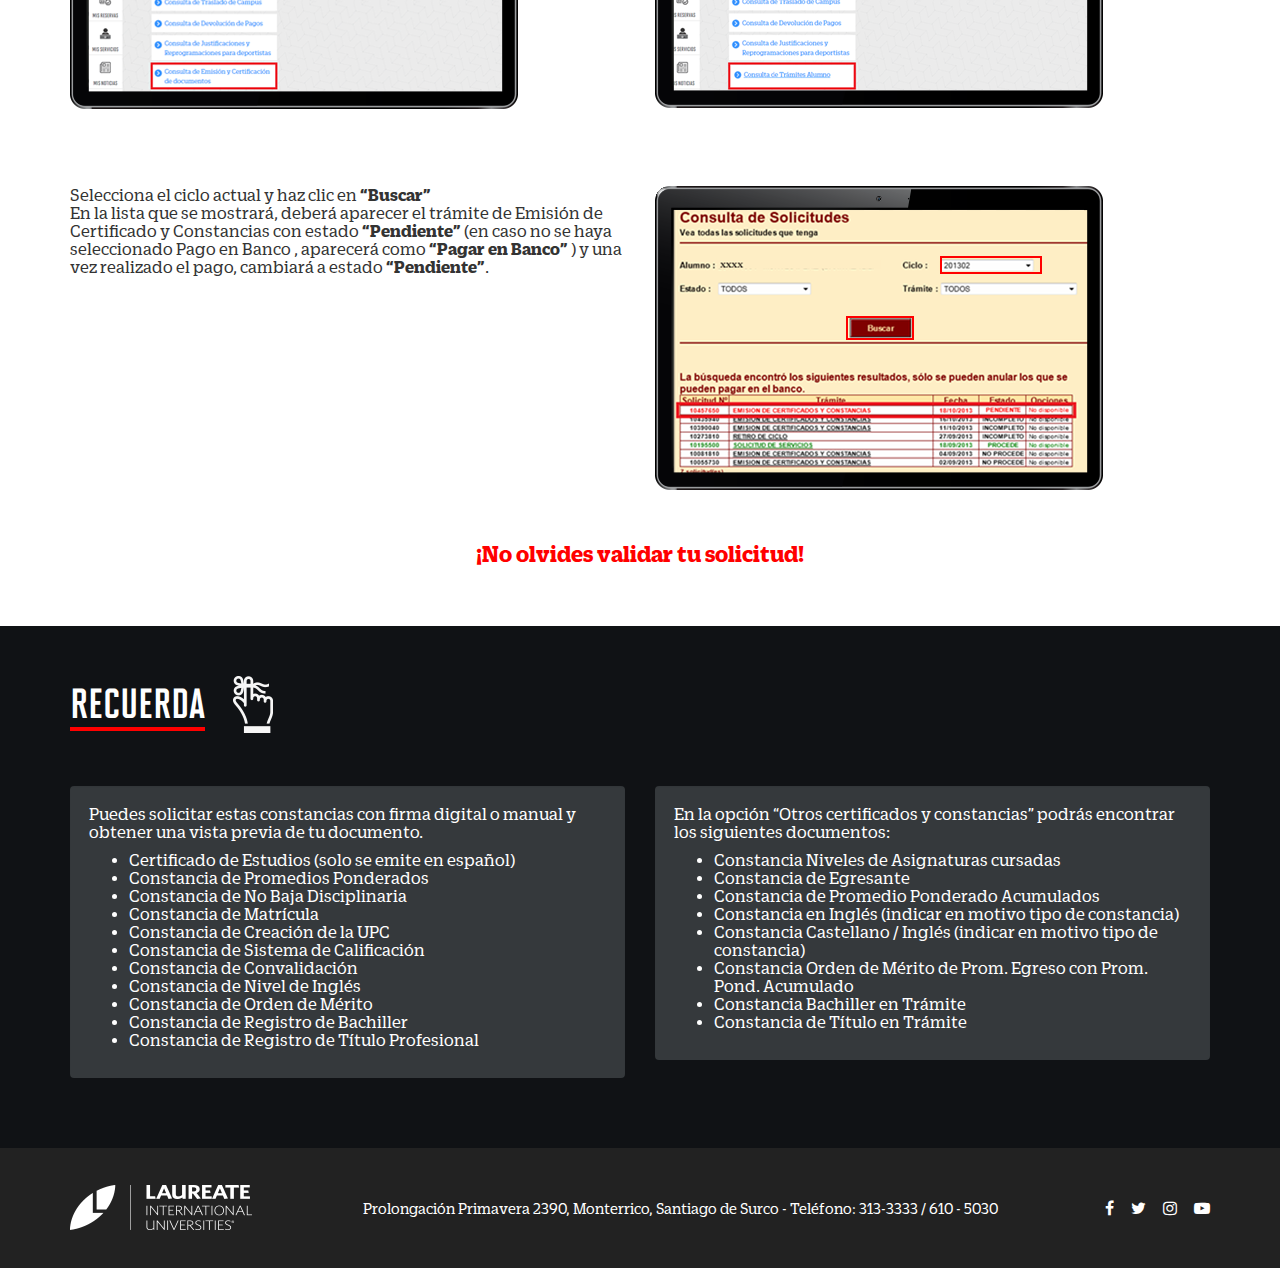
<file: emision_certificados.html>
<!DOCTYPE html>
<html class="no-js" lang="es" ltr="ltr">
  <head>
    <meta charset="utf-8">
    <meta http-equiv="X-UA-Compatible" content="ie=edge">
    <meta name="viewport" content="width=device-width,initial-scale=1,shrink-to-fit=no,viewport-fit=cover">
    <title>Emisión de certificados y constancias | UPC</title>
    <meta name="description" content="">
    <meta name="keywords" content="">
    <meta name="author" content="@UPCedu">
    <link rel="apple-touch-icon" href="apple-touch-icon.png">
    
    
    <link rel="stylesheet" href="styles/main.css">
    
    <meta property="og:type" content="website">
    <meta property="og:url" content="">
    <meta property="og:title" content="Emisión de certificados y constancias | UPC">
    <meta property="og:image" content="">
    <meta property="og:description" content="">
    <meta property="og:site_name" content="Emisión de certificados y constancias | UPC">
    <meta property="og:locale" content="es_LA">
    
    <meta property="og:image:width" content="1200">
    <meta property="og:image:height" content="630">
    <meta name="twitter:card" content="summary">
    <meta name="twitter:site" content="@UPCedu">
    <meta name="twitter:creator" content="@UPCedu">
    <meta name="twitter:url" content="">
    <meta name="twitter:title" content="Emisión de certificados y constancias | UPC">
    <meta name="twitter:description" content="">
    <meta name="twitter:image" content="">
    
    <script>!function(e,t,a,n,g){e[n]=e[n]||[],e[n].push({"gtm.start":(new Date).getTime(),event:"gtm.js"});var m=t.getElementsByTagName(a)[0],r=t.createElement(a);r.async=!0,r.src="https://www.googletagmanager.com/gtm.js?id=GTM-5DSKJK5",m.parentNode.insertBefore(r,m)}(window,document,"script","dataLayer")</script>
    
  </head>
  <body><!--[if lt IE 10]>
    <p class="browserupgrade">You are using an <strong>outdated</strong> browser. Please <a href="http://browsehappy.com/">upgrade your browser</a> to improve your experience.</p><![endif]-->
    
    <noscript>
      <iframe src="https://www.googletagmanager.com/ns.html?id=GTM-5DSKJK5" height="0" width="0" style="display:none;visibility:hidden"></iframe>
    </noscript>
    
    <header class="header">
      <div class="container">
        <div class="row">
          <div class="col-xs-12">
            <figure class="text-right"><img class="img-responsive" src="images/upc__white.png" alt="UPC"></figure>
            <h1 class="header__title">EMISIÓN DE <br> CERTIFICADOS Y CONSTANCIAS</h1>
          </div>
        </div>
      </div>
    </header>
    <main>
      <section>
        <div class="container">
          <div class="row">
            <div class="col-xs-12">
              <p class="font--gray size--24">Si por algún motivo necesitas solicitar algún certificado o constancia que sea emitido por UPC, estos son los pasos que debes seguir:</p>
              <div class="height--50"></div>
              <div class="well bg--gray text-center">
                <div class="row">
                  <div class="col-xs-12">
                    <p class="title" id="title">requisitos</p>
                    <p class="zizou-bold">Durante el proceso ten en cuenta lo siguiente</p>
                    <div class="height--50 hidden-xs"></div>
                  </div>
                  <div class="clearfix visible-xs-block"></div>
                  <div class="height--50 visible-xs-block"></div>
                  <div class="col-xs-12 col-sm-3 col-sm-offset-2">
                    <div class="item">
                      <div class="item__icon item__icon--debt"></div>
                      <br>
                      <div class="item__caption">No debes tener deudas pendientes  del ciclo académico previo o ciclos anteriores</div>
                    </div>
                  </div>
                  <div class="clearfix visible-xs-block"></div>
                  <div class="height--50 visible-xs-block"></div>
                  <div class="col-xs-12 col-sm-3 col-sm-offset-2">
                    <div class="item">
                      <div class="item__icon item__icon--register"></div>
                      <br>
                      <div class="item__caption">Debes tener registrada por lo menos una matrícula</div>
                    </div>
                  </div>
                  <!-- <div class="clearfix"></div> -->
                  <div class="height--25"></div>
                </div>
              </div>
            </div>
          </div>
        </div>
      </section>
      <section>
        <div class="container">
          <div class="row">
            <div class="col-xs-12">
              <div class="text-center">
                <h2 class="title">Registro del trámite</h2>
              </div>
            </div>
          </div>
        </div>
        <div class="container">
          <div class="row">
            <div class="col-xs-12 col-sm-6">
              <figure>
                <figcaption class="item-fig"> <span class="list-number" id="list-number" >1</span><div> Ingresa a <span class="zizou-bold">Mi UPC </span>con tu usuario y contraseña.</div></figcaption>
                <br><br>
                <div><img class="img-responsive" src="images/tramite/pantalla-01.png" alt=""></div>
              </figure>
            </div>
            <div class="clearfix visible-xs-block"></div>
            <div class="height--50 visible-xs-block"></div>
            <div class="col-xs-12 col-sm-6">
              <figure>
                <figcaption class="item-fig"> <span class="list-number" id="list-number">2</span><div> Luego selecciona la opción <span class="zizou-bold">“Mis trámites” </span>y haz clic en <span class="zizou-bold">“Otros trámites”</span>. Luego, elige la opción  <span class="zizou-bold">“Emisión de Certificados y Constancias”</span>.</div></figcaption>
                <div ><img class="img-responsive" src="images/tramite/pantalla-02.png" alt=""></div>
              </figure>
            </div>
          </div>
          <div class="height--50"></div>
        </div>
        <div class="bg--gray">
          <div class="container">
            <div class="row">
              <div class="col-xs-12 bg--gray">
                <div class="height--50"></div>
                <figure>
                  <figcaption class="item-fig"> <span class="list-number" id="list-number">3</span><div> Aparecerá la siguiente pantalla y debes elegir el documento  si deseas que tu documento sea emitido con <span class="zizou-bold">“Firma Manual”  </span>o  <span class="zizou-bold">“Firma Digitalizada”.</span></div></figcaption>
                  <div class="text-center"><img class="img-responsive" src="images/tramite/pantalla-03.png" alt=""></div>
                </figure>
                <hr>
                <div class="height--50"></div>
                <h5 class="font--red zizou-bold size--24">Firma Digitalizada:</h5>
                <div class="height--25"></div>
                <div class="row">
                  <div class="col-xs-12 col-sm-6">
                    <figure>
                      <figcaption class="size--16 item-fig"> <span class="list-number">3.1</span><div> En el caso de Firma Digital, aparecerá la siguiente pantalla donde visualizarás el formulario y las indicaciones que se muestran en la sección importante. Deberás seleccionar la opción <span class="zizou-bold">“Pagar en banco” </span>y luego haz clic en <span class="zizou-bold">“Vista previa”</span>.</div> </figcaption>
                      <div ><img class="img-responsive" src="images/tramite/pantalla-04.png" alt=""></div>
                    </figure>
                  </div>
                  <div class="clearfix visible-xs-block"></div>
                  <div class="height--50 visible-xs-block"></div>
                  <div class="col-xs-12 col-sm-6">
                    <figure>
                      <figcaption class="size--16 item-fig"> <span class="list-number" id="list-number">3.2</span><div> Verifica que los datos que aparecen en el documento sean los correctos, luego haz clic en <span class="zizou-bold">“Estoy de acuerdo con los datos de esta constancia” </span>y <span class="zizou-bold">“Enviar solicitud”</span>.</div></figcaption>
                      <div class="height--25"></div>
                      <div ><img class="img-responsive" src="images/tramite/pantalla-05.png" alt=""></div>
                    </figure>
                  </div>
                  <div class="clearfix"></div>
                  <div class="height--25"></div>
                  <div class="height--50"></div>
                  <div class="col-xs-12">
                    <figure class="row">
                      <figcaption class="col-xs-12 col-sm-6 size--16 item-fig"> <span class="list-number" id="list-number">3.3</span><div> Luego de enviar tu solicitud, aparecerá la confirmación del registro. <br><br><span class="zizou-bold">Recuerda que: <br> </span>Luego  de haber generado la solicitud y realizado el pago correspondiente en los bancos autorizados, podrás descargar tu documento con firmas digitalizadas.</div></figcaption>
                      <div class="col-xs-12 col-sm-6"><img class="img-responsive" src="images/tramite/pantalla-06.png" alt=""></div>
                    </figure>
                  </div>
                </div>
                <hr>
                <div class="height--50"></div>
                <h5 class="font--red zizou-bold size--24">Firma Manual:</h5>
                <div class="height--25"></div>
                <div class="row">
                  <div class="col-xs-12 col-sm-6">
                    <figure>
                      <figcaption class="item-fig size--16"> <span class="list-number" id="list-number">3.4</span><div> Si el documento que deseas solicitar no se encuentra en la lista, haz clic en <span class="zizou-bold">“Otros certificados y constancias” </span>.</div></figcaption>
                      <br>
                      <img class="img-responsive" src="images/tramite/pantalla-07.png" alt="">
                    </figure>
                  </div>
                  <div class="clearfix visible-xs-block"></div>
                  <div class="height--50 visible-xs-block"></div>
                  <div class="col-xs-12 col-sm-6">
                    <figure>
                      <figcaption class="item-fig size--16"><span class="list-number" id="list-number">3.5</span><div>Indica el motivo por el cual solicitas la emisión del documento, luego indica el número de copias que necesitas, elige el tipo de <span class="zizou-bold">constancia/certificado </span>que necesitas y haz clic en <span class="zizou-bold">“Pagar en banco”</span>.</div> </figcaption>
                      <img class="img-responsive" src="images/tramite/pantalla-08.png" alt="">
                    </figure>
                  </div>
                  <div class="clearfix"></div>
                  <div class="height--25"></div>
                  <div class="height--50 hidden-xs"></div>
                  <div class="col-xs-12 col-sm-6">
                    <figure>
                      <figcaption class="item-fig size--16"> <span class="list-number" id="list-number">3.6</span><div> Al seleccionar la forma de pago, aparecerá un mensaje consultando si estás seguro de procesar la solicitud. Deberás dar clic al botón <span class="zizou-bold">“OK”</span></div></figcaption>
                      <br><br>
                      <img class="img-responsive" src="images/tramite/pantalla-09.png" alt="">
                    </figure>
                  </div>
                  <div class="clearfix visible-xs-block"></div>
                  <div class="height--50 visible-xs-block"></div>
                  <div class="col-xs-12 col-sm-6">
                    <figure>
                      <figcaption class="item-fig size--16"><span class="list-number" id="list-number">3.7</span><div> Finalmente, aparecerá una pantalla donde indica que tienes 1 día útil para realizar el pago en los bancos autorizados. También aparecerán los datos del trámite realizado: número de solicitud, número de copias, fecha de la solicitud. Luego debes dar clic en el botón <span class="zizou-bold">“Cerrar”</span>.</div></figcaption>
                      <img class="img-responsive" src="images/tramite/pantalla-10.png" alt="">
                    </figure>
                  </div>
                </div>
                <div class="height--50"></div>
              </div>
            </div>
          </div>
        </div>
      </section>
      <section>
        <div class="container">
          <div class="row">
            <div class="col-xs-12">
              <div class="text-center">
                <h2 class="title">Seguimiento</h2>
              </div>
              <p class="font--gray size--24 item-fig"><img class="icon-seguimiento" id="list-number" src="images/icon-seguimiento.png" alt=""><span class="text-sgmto"> Una vez realizado el trámite y efectuado el pago, debes validar que éste se encuentre correctamente ingresado. Tienes dos opciones, debes seguir los siguientes pasos:</span></p>
              <div class="clearfix"></div>
              <div class="height--50"></div>
              <div class="row">
                <div class="col-xs-12 col-sm-6">
                  <figure>
                    <figcaption class="item-fig"> <span class="list-number" id="list-number">1.</span><div> Ingresa a <span class="zizou-bold">MI UPC</span>, selecciona la opción <span class="zizou-bold">"Mis Trámites"</span>, haz clic en <span class="zizou-bold">“Trámites en Curso” </span>y  <span class="zizou-bold">“Consulta de Emisión y Certificación de documentos”</span>.</div> </figcaption>
                    <div ><img class="img-responsive" src="images/seguimiento/pantalla-01.png" alt=""></div>
                  </figure>
                </div>
                <div class="clearfix visible-xs-block"></div>
                <div class="height--50 visible-xs-block"></div>
                <div class="col-xs-12 col-sm-6">
                  <figure>
                    <figcaption class="item-fig"> <span class="list-number" id="list-number">2.</span><div> Ingresa a <span class="zizou-bold">MI UPC</span>, selecciona la opción <span class="zizou-bold">"Mis Trámites"</span>, haz clic en <span class="zizou-bold">“Trámites en Curso” </span>y  <span class="zizou-bold">“Consulta de Trámites alumno”</span>.</div> </figcaption>
                    <br>
                    <div ><img class="img-responsive" src="images/seguimiento/pantalla-02.png" alt=""></div>
                  </figure>
                </div>
                <div class="clearfix"></div>
                <div class="height--50"></div>
                <div class="height--25"></div>
                <div class="col-xs-12">
                  <figure class="row">
                    <figcaption class="col-xs-12 col-sm-6">Selecciona el ciclo actual y haz clic en <span class="zizou-bold">“Buscar” <br></span>En la lista que se mostrará, deberá aparecer el trámite de Emisión de Certificado y Constancias con estado <span class="zizou-bold">“Pendiente” </span>(en caso no se haya seleccionado Pago en Banco , aparecerá como <span class="zizou-bold">“Pagar en Banco” </span>) y una vez realizado el pago, cambiará a estado <span class="zizou-bold">“Pendiente”</span>.</figcaption>
                    <div class="col-xs-12 col-sm-6" ><img class="img-responsive" src="images/seguimiento/pantalla-03.png" alt=""></div>
                  </figure>
                </div>
              </div>
              <div class="height--50"></div>
              <p class="font--red zizou-bold size--24 text-center">¡No olvides validar tu solicitud!</p>
            </div>
          </div>
        </div>
      </section>
      <section class="remember">
        <div class="container">
          <div class="row">
            <div class="col-xs-12">
              <h3><span class="title title--white">RECUERDA</span><span class="title__icon title__icon--remember"></span></h3>
              <div class="row">
                <div class="col-xs-12 col-sm-6">
                  <div class="well">
                    <p>Puedes solicitar estas constancias con firma digital o manual y obtener una vista previa de tu documento.</p>
                    <ul class="text-left">
                      <li>Certificado de Estudios (solo se emite en español)</li>
                      <li>Constancia de Promedios Ponderados</li>
                      <li>Constancia de No Baja Disciplinaria</li>
                      <li>Constancia de Matrícula</li>
                      <li>Constancia de Creación de la UPC</li>
                      <li>Constancia de Sistema de Calificación</li>
                      <li>Constancia de Convalidación</li>
                      <li>Constancia de Nivel de Inglés</li>
                      <li>Constancia de Orden de Mérito</li>
                      <li>Constancia  de Registro de Bachiller</li>
                      <li>Constancia  de Registro de Título Profesional</li>
                    </ul>
                  </div>
                </div>
                <div class="col-xs-12 col-sm-6">
                  <div class="well">
                    <p>En la opción “Otros certificados y constancias” podrás encontrar los siguientes documentos:</p>
                    <ul class="text-left">
                      <li>Constancia Niveles de Asignaturas cursadas</li>
                      <li>Constancia de Egresante</li>
                      <li>Constancia de Promedio Ponderado Acumulados</li>
                      <li>Constancia en Inglés (indicar en motivo tipo de constancia)</li>
                      <li>Constancia Castellano / Inglés (indicar en motivo tipo de constancia)</li>
                      <li>Constancia Orden de Mérito de Prom. Egreso con Prom. Pond. Acumulado</li>
                      <li>Constancia Bachiller en Trámite</li>
                      <li>Constancia de Título en Trámite</li>
                    </ul>
                  </div>
                </div>
              </div>
            </div>
          </div>
        </div>
      </section>
    </main>
    <footer class="footer">
      <div class="container">
        <div class="row">
          <div class="col-xs-12 col-sm-3 col-md-3 col-lg-3">
            <figure><img class="img-responsive" src="images/laureate.png" alt="Laureate"></figure>
          </div>
          <div class="clearfix visible-xs-block"></div>
          <div class="height--25 visible-xs-block"></div>
          <div class="col-xs-12 col-sm-6 col-md-7 col-lg-7">
            <div class="pt-14 pb-14"><span>Prolongación Primavera 2390, Monterrico, Santiago de Surco </span><span class="hidden-xs hidden-sm">- </span><br class="hidden-md hidden-lg"><span>Teléfono: 313-3333 / 610 - 5030</span></div>
          </div>
          <div class="clearfix visible-xs-block"></div>
          <div class="height--25 visible-xs-block"></div>
          <div class="col-xs-12 col-sm-3 col-md-2 col-lg-2">
            <div class="footer__social"><a href="https://www.facebook.com/upcedu" target="_blank" title="Encuéntranos en Facebook"><i class="fa fa-facebook-f" aria-hidden="true"></i></a><a href="https://twitter.com/upcedu" target="_blank" title="Síguenos en Twitter"><i class="fa fa-twitter" aria-hidden="true"></i></a><a href="https://www.instagram.com/upc_peru_oficial/" target="_blank" title="UPC en Instagram"><i class="fa fa-instagram" aria-hidden="true"></i></a><a href="https://www.youtube.com/user/UPCedupe" target="_blank" title="UPC en Youtube"><i class="fa fa-youtube-play" aria-hidden="true"></i></a></div>
          </div>
        </div>
      </div>
    </footer>
    
    
  </body>
</html>
</file>
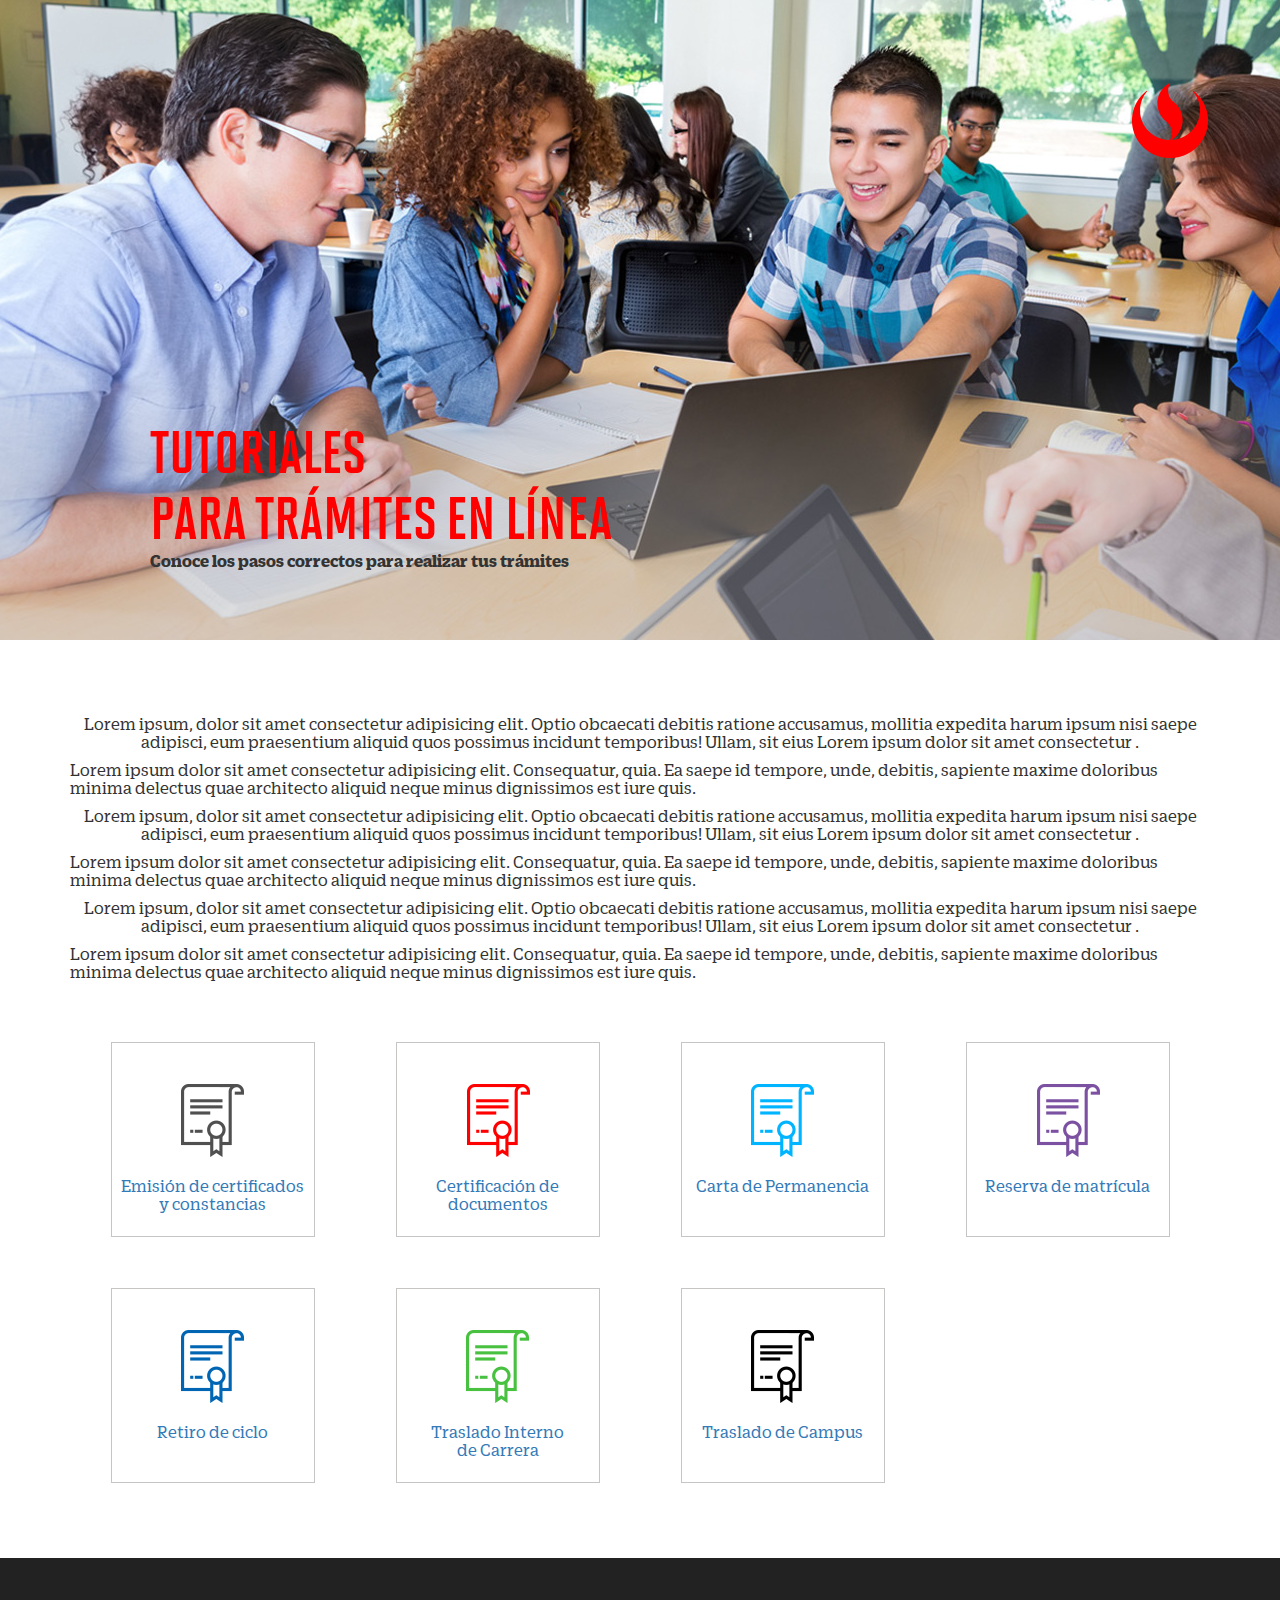
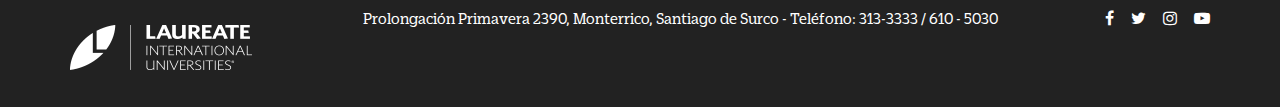
<file: home.html>
<!DOCTYPE html>
<html class="no-js" lang="es" ltr="ltr">
  <head>
    <meta charset="utf-8">
    <meta http-equiv="X-UA-Compatible" content="ie=edge">
    <meta name="viewport" content="width=device-width,initial-scale=1,shrink-to-fit=no,viewport-fit=cover">
    <title>Home | UPC</title>
    <meta name="description" content="">
    <meta name="keywords" content="">
    <meta name="author" content="@UPCedu">
    <link rel="apple-touch-icon" href="apple-touch-icon.png">
    
    
    <link rel="stylesheet" href="styles/main.css">
    <link rel="stylesheet" href="styles/home.css">
    
    <meta property="og:type" content="website">
    <meta property="og:url" content="">
    <meta property="og:title" content="Home | UPC">
    <meta property="og:image" content="">
    <meta property="og:description" content="">
    <meta property="og:site_name" content="home | UPC">
    <meta property="og:locale" content="es_LA">
    
    <meta property="og:image:width" content="1200">
    <meta property="og:image:height" content="630">
    <meta name="twitter:card" content="summary">
    <meta name="twitter:site" content="@UPCedu">
    <meta name="twitter:creator" content="@UPCedu">
    <meta name="twitter:url" content="">
    <meta name="twitter:title" content="Carta de Permanencia | UPC">
    <meta name="twitter:description" content="">
    <meta name="twitter:image" content="">
    
    <script>!function(e,t,a,n,g){e[n]=e[n]||[],e[n].push({"gtm.start":(new Date).getTime(),event:"gtm.js"});var m=t.getElementsByTagName(a)[0],r=t.createElement(a);r.async=!0,r.src="https://www.googletagmanager.com/gtm.js?id=GTM-5DSKJK5",m.parentNode.insertBefore(r,m)}(window,document,"script","dataLayer")</script>
    
  </head>
  <body><!--[if lt IE 10]>
    <p class="browserupgrade">You are using an <strong>outdated</strong> browser. Please <a href="http://browsehappy.com/">upgrade your browser</a> to improve your experience.</p><![endif]-->
    
    <noscript>
      <iframe src="https://www.googletagmanager.com/ns.html?id=GTM-5DSKJK5" height="0" width="0" style="display:none;visibility:hidden"></iframe>
    </noscript>
    
    <header class="header-home">
      <div class="container">
        <div class="row">
          <div class="col-xs-12">
            <div class="height--50"></div>
            <figure class="text-right"><img class="img-responsive" src="images/home/crisol-imp.png" alt="UPC"></figure>
            <div class="cont__header">
              <h4 class="header__title " id="header__title">Tutoriales <br> para trámites en Línea</h4>
              <p class=" zizou-bold">Conoce los pasos correctos para realizar tus trámites</p>
            </div>
          </div>
        </div>
      </div>
    </header>
    <main>
      <section>
        <div class="container">
          <div class="height--25"></div>
          <div class="row">
            <div class="col-sm-12">
                <p class="text-center">Lorem ipsum, dolor sit amet consectetur adipisicing elit. Optio obcaecati debitis ratione accusamus, mollitia expedita
                   harum ipsum nisi saepe adipisci, eum praesentium aliquid quos possimus incidunt temporibus! Ullam, sit eius Lorem ipsum dolor sit amet consectetur  .</p>
            
                   <p>Lorem ipsum dolor sit amet consectetur adipisicing elit. Consequatur, quia. Ea saepe id tempore, unde, debitis, sapiente maxime doloribus minima delectus quae architecto aliquid neque minus dignissimos est iure quis.</p>
                   <p class="text-center">Lorem ipsum, dolor sit amet consectetur adipisicing elit. Optio obcaecati debitis ratione accusamus, mollitia expedita
                    harum ipsum nisi saepe adipisci, eum praesentium aliquid quos possimus incidunt temporibus! Ullam, sit eius Lorem ipsum dolor sit amet consectetur  .</p>
             
                    <p>Lorem ipsum dolor sit amet consectetur adipisicing elit. Consequatur, quia. Ea saepe id tempore, unde, debitis, sapiente maxime doloribus minima delectus quae architecto aliquid neque minus dignissimos est iure quis.</p>
                    <p class="text-center">Lorem ipsum, dolor sit amet consectetur adipisicing elit. Optio obcaecati debitis ratione accusamus, mollitia expedita
                      harum ipsum nisi saepe adipisci, eum praesentium aliquid quos possimus incidunt temporibus! Ullam, sit eius Lorem ipsum dolor sit amet consectetur  .</p>
               
                      <p>Lorem ipsum dolor sit amet consectetur adipisicing elit. Consequatur, quia. Ea saepe id tempore, unde, debitis, sapiente maxime doloribus minima delectus quae architecto aliquid neque minus dignissimos est iure quis.</p>
                
                  </div>
          </div>
        </div>
        <div class="height--25"></div>
        <div class="container">
          <div class="row">
            <div class="">
               <nav class="col-xs-12 col-sm-12 text-center">
                 <div class="col-xs-6 col-sm-3">
                   <div class="item-btn">
                      <a  href="emision_certificados.html" >
                        <figure>
                            <img src="images/home/tramites_03.png" alt="">
                         </figure>
                         <br>
                         <p>Emisión de certificados <br> y constancias</p>
                     </a>
                   </div>
                 </div>
                 <div class="col-xs-6 col-sm-3 ">
                   <div class="item-btn">
                    <a href="certificacion_documentos.html" >
                      <figure>
                        <img src="images/home/tramites_14.png" alt="">
                      </figure>
                      <br>
                      <p>Certificación de <br> documentos</p>
                    </a>
                  </div>
                 </div>
                 <div class="col-xs-6 col-sm-3 ">
                   <div class="item-btn">
                    <a href="carta_permanencia.html"  >
                     <figure>
                      <img src="images/home/tramites_17.png" alt="">
                     </figure>
                     <br>
                      <p>Carta de Permanencia</p>
                     </a>
                  </div>
                 </div>
                 <div class="col-xs-6 col-sm-3  ">
                   <div class="item-btn">
                      <a href="reserva_matricula.html" >
                          <figure>
                            <img src="images/home/tramites_20.png" alt="">
                          </figure>
                          <br>
                          <p>Reserva de matrícula</p>
                       </a>
                   </div>
                 </div>
                  <div class="col-xs-6 col-sm-3  ">
                    <div class="item-btn">
                      <a href="retiro_ciclo.html" >
                       <figure>
                           <img src="images/home/tramites_25.png" alt="">
                       </figure>
                       <br>
                      <p>Retiro de ciclo</p>
                      </a>
                    </div>
                  </div>
                  <div class="col-xs-6 col-sm-3  ">
                    <div class="item-btn">
                      <a href="traslado_interno.html" >
                        <figure>
                          <img src="images/home/tramites_26.png" alt="">
                        </figure>
                          <br>
                          <p>Traslado Interno <br> de Carrera</p>
                      </a>
                    </div>
                  </div>
                  <div class="col-xs-6 col-sm-3   ">
                   <div class="item-btn">
                    <a href="traslado_campus.html"  >
                      <figure>
                        <img src="images/home/tramites_27.png" alt="">
                      </figure>
                      <br>
                      <p>Traslado de Campus</p>
                    </a>
                   </div>
                  </div>
              </nav>
            </div>
          </div>
        </div>
      </section>
    </main>
    <footer class="footer">
      <div class="container">
        <div class="row">
          <div class="col-xs-12 col-sm-3 col-md-3 col-lg-3">
            <figure><img class="img-responsive" src="images/laureate.png" alt="Laureate"></figure>
          </div>
          <div class="clearfix visible-xs-block"></div>
          <div class="height--25 visible-xs-block"></div>
          <div class="col-xs-12 col-sm-6 col-md-7 col-lg-7">
            <div class="pt-14 pb-14"><span>Prolongación Primavera 2390, Monterrico, Santiago de Surco </span><span class="hidden-xs hidden-sm">- </span><br class="hidden-md hidden-lg"><span>Teléfono: 313-3333 / 610 - 5030</span></div>
          </div>
          <div class="clearfix visible-xs-block"></div>
          <div class="height--25 visible-xs-block"></div>
          <div class="col-xs-12 col-sm-3 col-md-2 col-lg-2">
            <div class="footer__social"><a href="https://www.facebook.com/upcedu" target="_blank" title="Encuéntranos en Facebook"><i class="fa fa-facebook-f" aria-hidden="true"></i></a><a href="https://twitter.com/upcedu" target="_blank" title="Síguenos en Twitter"><i class="fa fa-twitter" aria-hidden="true"></i></a><a href="https://www.instagram.com/upc_peru_oficial/" target="_blank" title="UPC en Instagram"><i class="fa fa-instagram" aria-hidden="true"></i></a><a href="https://www.youtube.com/user/UPCedupe" target="_blank" title="UPC en Youtube"><i class="fa fa-youtube-play" aria-hidden="true"></i></a></div>
          </div>
        </div>
      </div>
    </footer>  
  </body>
</html>
</file>
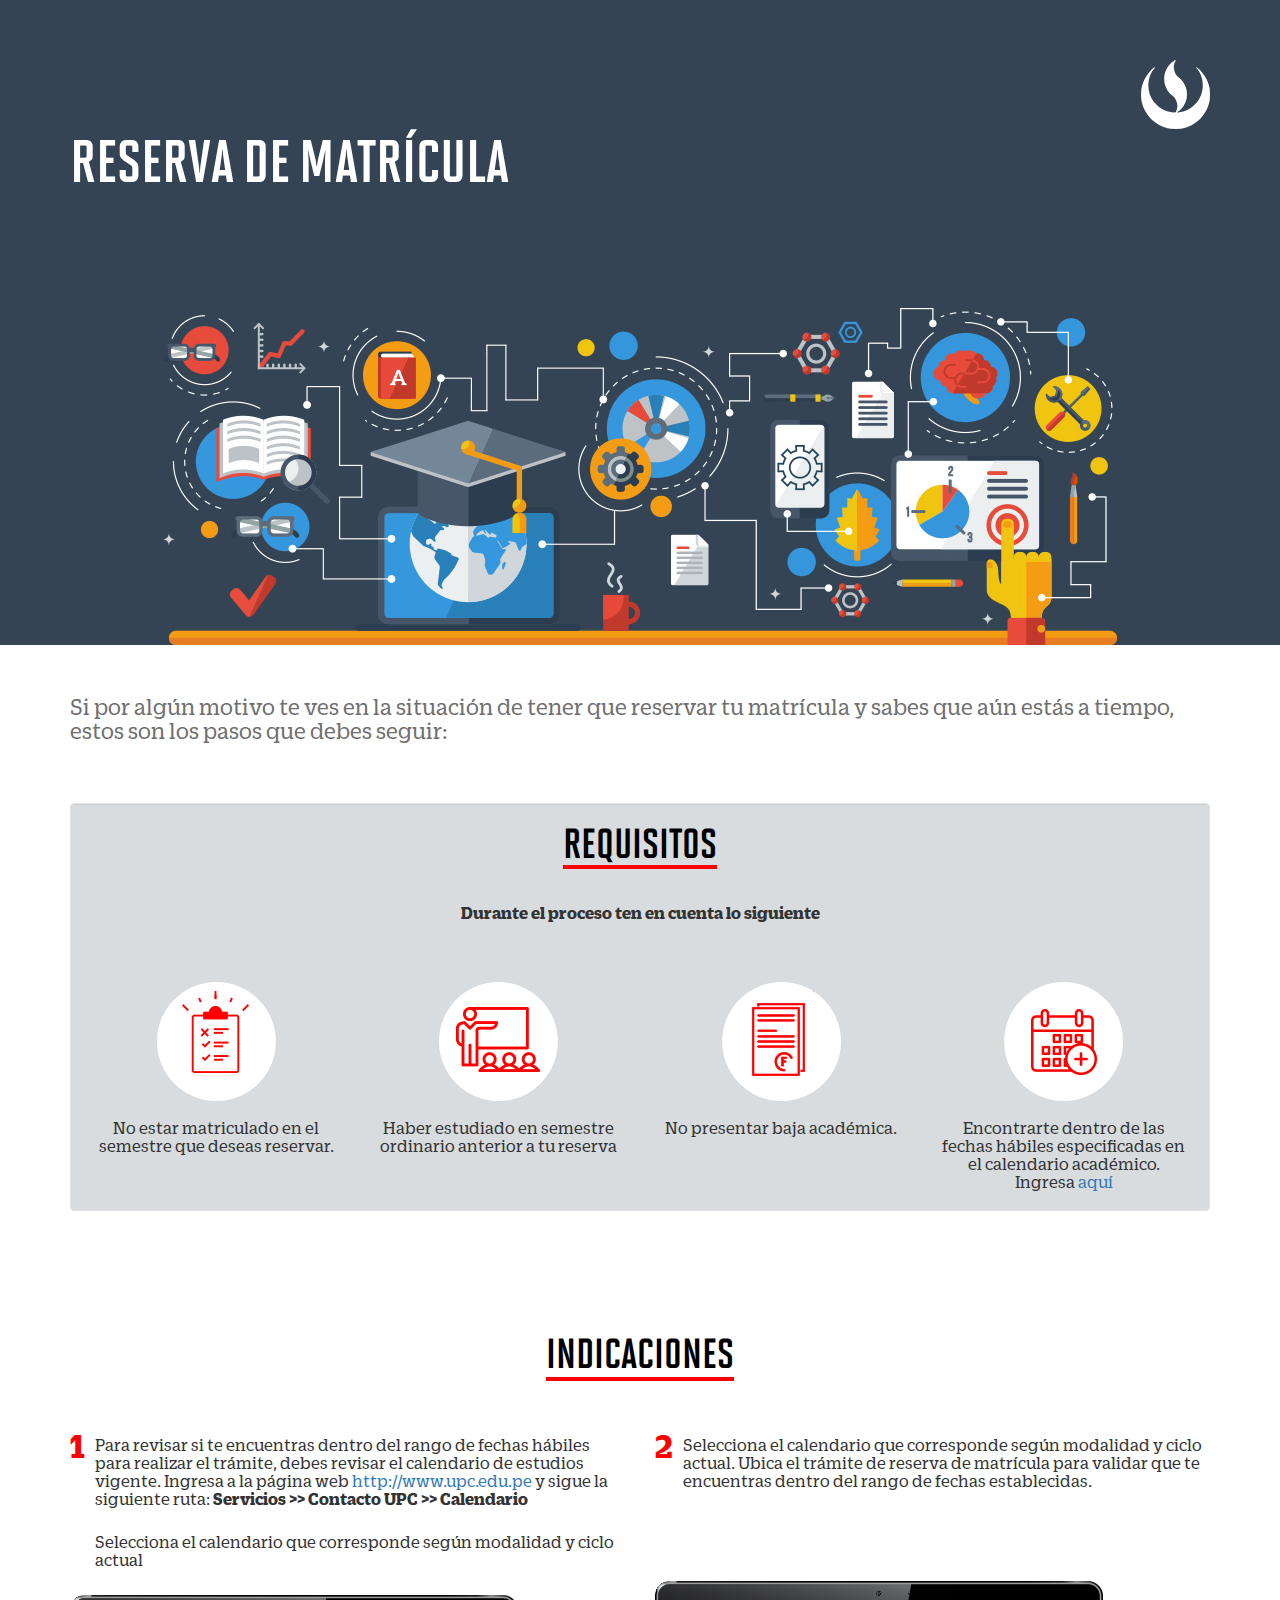
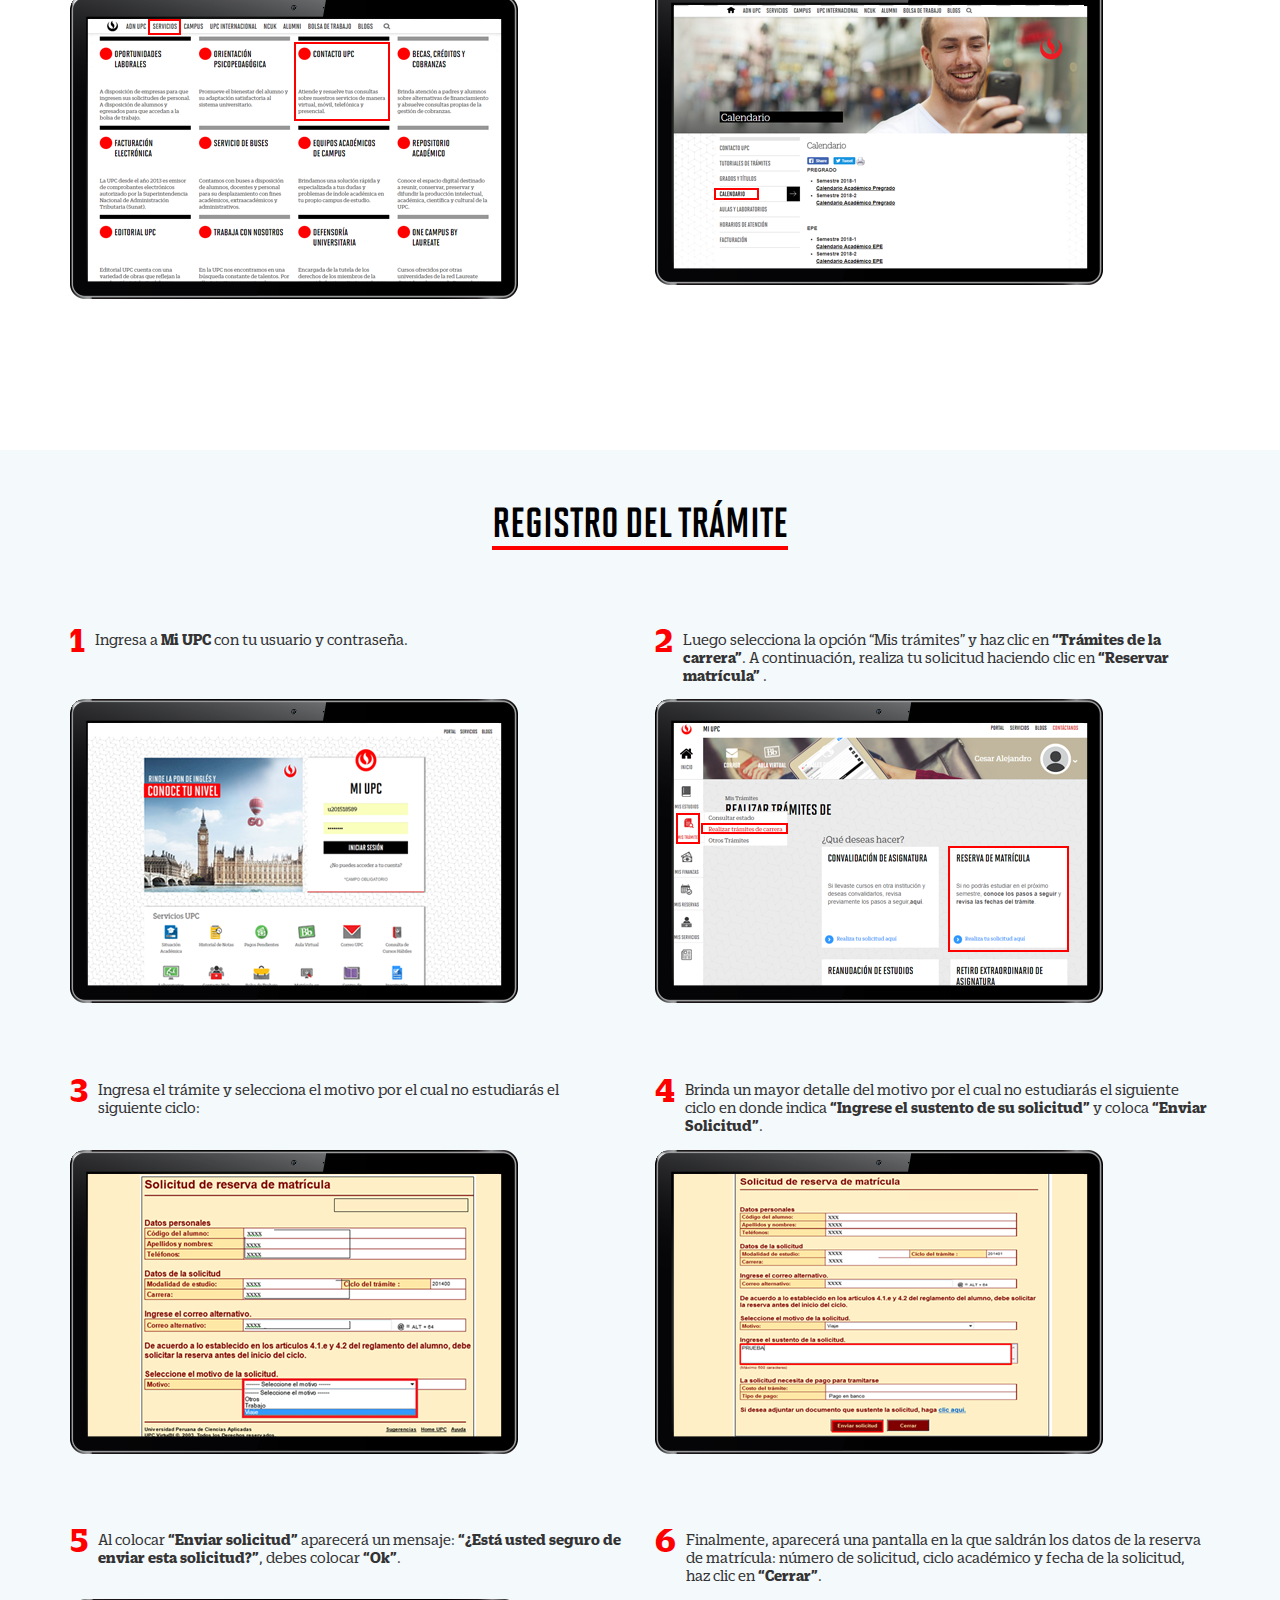
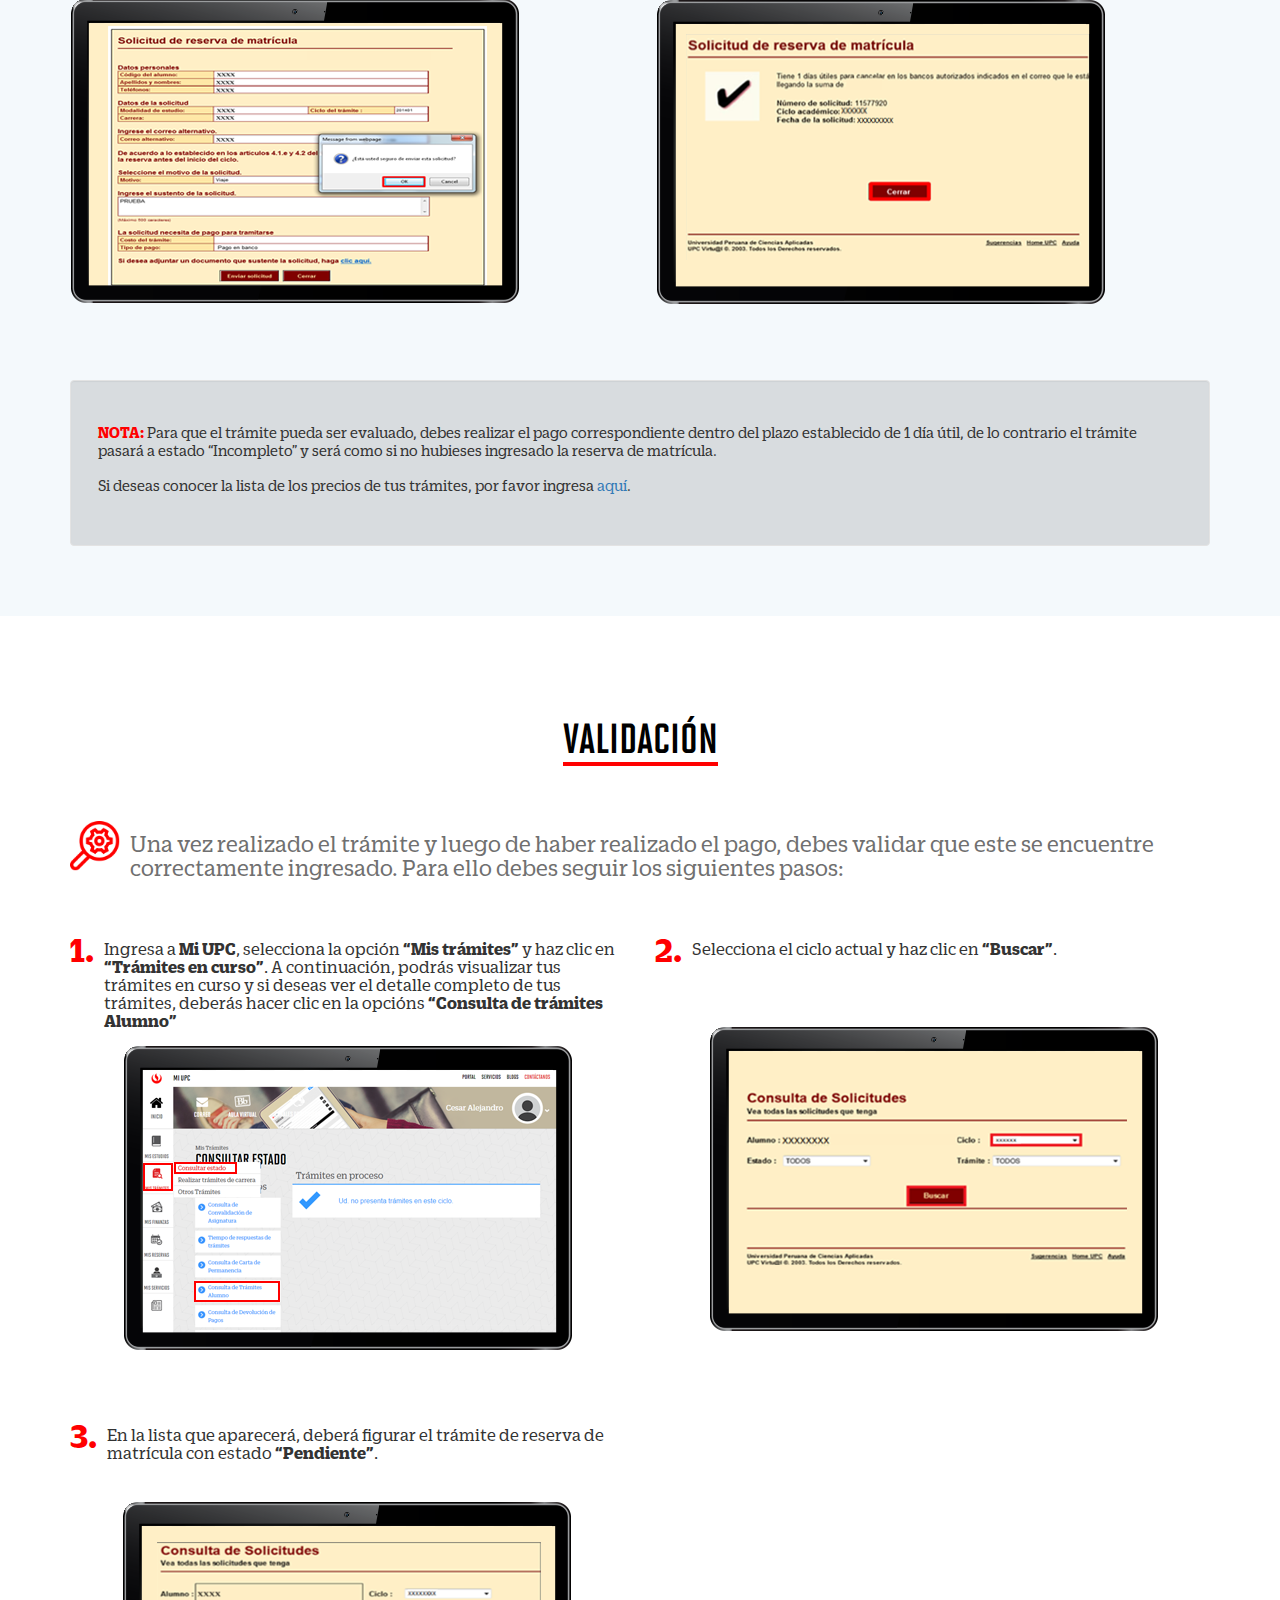
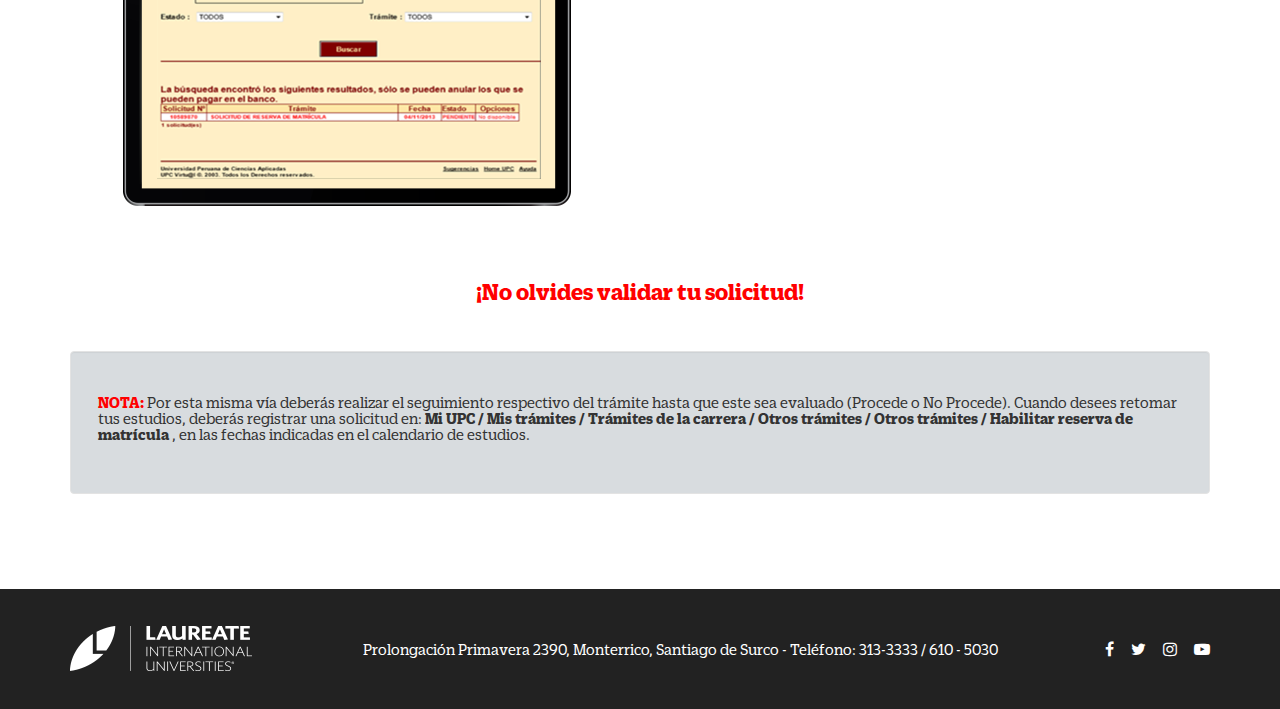
<file: reserva_matricula.html>
<!DOCTYPE html>
<html class="no-js" lang="es" ltr="ltr">
  <head>
    <meta charset="utf-8">
    <meta http-equiv="X-UA-Compatible" content="ie=edge">
    <meta name="viewport" content="width=device-width,initial-scale=1,shrink-to-fit=no,viewport-fit=cover">
    <title>Reserva de Matrícula | UPC</title>
    <meta name="description" content="">
    <meta name="keywords" content="">
    <meta name="author" content="@UPCedu">
    <link rel="apple-touch-icon" href="apple-touch-icon.png">
    
    
    <link rel="stylesheet" href="styles/main.css">
    
    <meta property="og:type" content="website">
    <meta property="og:url" content="">
    <meta property="og:title" content="Reserva de Matrícula | UPC">
    <meta property="og:image" content="">
    <meta property="og:description" content="">
    <meta property="og:site_name" content="Reserva de Matrícula | UPC">
    <meta property="og:locale" content="es_LA">
    
    <meta property="og:image:width" content="1200">
    <meta property="og:image:height" content="630">
    <meta name="twitter:card" content="summary">
    <meta name="twitter:site" content="@UPCedu">
    <meta name="twitter:creator" content="@UPCedu">
    <meta name="twitter:url" content="">
    <meta name="twitter:title" content="Reserva de Matrícula | UPC">
    <meta name="twitter:description" content="">
    <meta name="twitter:image" content="">
    
    <script>!function(e,t,a,n,g){e[n]=e[n]||[],e[n].push({"gtm.start":(new Date).getTime(),event:"gtm.js"});var m=t.getElementsByTagName(a)[0],r=t.createElement(a);r.async=!0,r.src="https://www.googletagmanager.com/gtm.js?id=GTM-5DSKJK5",m.parentNode.insertBefore(r,m)}(window,document,"script","dataLayer")</script>
    
  </head>
  <body><!--[if lt IE 10]>
    <p class="browserupgrade">You are using an <strong>outdated</strong> browser. Please <a href="http://browsehappy.com/">upgrade your browser</a> to improve your experience.</p><![endif]-->
    
    <noscript>
      <iframe src="https://www.googletagmanager.com/ns.html?id=GTM-5DSKJK5" height="0" width="0" style="display:none;visibility:hidden"></iframe>
    </noscript>
    
    <header class="header">
      <div class="container">
        <div class="row">
          <div class="col-xs-12">
            <figure class="text-right"><img class="img-responsive" src="images/upc__white.png" alt="UPC"></figure>
            <h1 class="header__title">RESERVA DE MATRÍCULA</h1>
          </div>
        </div>
      </div>
    </header>
    <main>
      <section>
        <div class="container">
          <div class="row">
            <div class="col-xs-12">
              <p class="font--gray size--24">Si por algún motivo te ves en la situación de tener que reservar tu matrícula y sabes que aún estás a tiempo, estos son los pasos que debes seguir:</p>
              <div class="height--50"></div>
              <div class="well bg--gray text-center">
                <div class="row">
                  <div class="col-xs-12">
                    <p class="title" id="title">requisitos</p>
                    <p class="zizou-bold">Durante el proceso ten en cuenta lo siguiente</p>
                    <div class="height--25 hidden-xs"></div>
                  </div>
                  <div class="clearfix visible-xs-block"></div>
                  <div class="col-xs-12 col-sm-3 ">
                    <div class="item">
                      <div class="height--25"></div>
                      <figure><img class="img-responsive" src="images/reserva-matricula/pantalla-01.png" alt=""></figure>
                      <br>
                      <div class="item__caption">No estar matriculado en el semestre que deseas reservar.</div>
                    </div>
                  </div>
                  <div class="clearfix visible-xs-block"></div>
                  <div class="col-xs-12 col-sm-3 ">
                      <div class="item">
                        <div class="height--25"></div>
                        <figure><img class="img-responsive" src="images/reserva-matricula/pantalla-02.png" alt=""></figure>
                        <br>
                        <div class="item__caption">Haber estudiado en semestre ordinario anterior a tu reserva</div>
                      </div>
                  </div>
                  <div class="clearfix visible-xs-block"></div>
                  <div class="col-xs-12 col-sm-3 ">
                    <div class="item">
                      <div class="height--25"></div>
                      <figure><img class="img-responsive" src="images/reserva-matricula/pantalla-03.png" alt=""></figure>
                      <br>
                      <div class="item__caption">No presentar baja académica.</div>
                  </div>
                  </div>
                  <div class="clearfix visible-xs-block"></div>
                  <div class="col-xs-12 col-sm-3">
                    <div class="item">
                        <div class="height--25"></div>
                      <figure><img class="img-responsive" src="images/reserva-matricula/pantalla-04.png" alt=""></figure>
                      <br>
                      <div class="item__caption">Encontrarte dentro de las fechas hábiles especificadas en el calendario académico. Ingresa <a href="https://www.upc.edu.pe/servicios/contacto-upc/calendario" target="_blank">aquí</a> </div>
                    </div>
                  </div>
                </div>
              </div>
            </div>
          </div>
        </div>
      </section>
      <section>
        <div class="container">
          <div class="row">
            <div class="col-xs-12">
              <div class="text-center">
                <h2 class="title">INDICACIONES</h2>
              </div>
            </div>
          </div>
        </div>
        <div class="container">
          <div class="row">
            <div class="col-xs-12 col-sm-6">
              <figure>
                <figcaption class="item-fig"> <span class="list-number" id="list-number">1</span><div> Para revisar si te encuentras dentro del rango de fechas hábiles para realizar el trámite, debes revisar el calendario de estudios vigente. Ingresa a la página web <a href="http://www.upc.edu.pe" target="_blank">http://www.upc.edu.pe</a>   y sigue la siguiente ruta: <span class="zizou-bold">Servicios >> Contacto UPC >> Calendario</span>
                <div class="height--25"></div>
                <p >Selecciona el calendario que corresponde según modalidad y ciclo actual</p></div> </figcaption>
                <img class="img-responsive" src="images/reserva-matricula/pantalla-05.png" alt="">
              </figure>
            </div>
            <div class="clearfix visible-xs-block"></div>
            <div class="height--50 visible-xs-block"></div>
            <div class="col-xs-12 col-sm-6">
              <figure>
                <figcaption class="item-fig"> <span class="list-number" id="list-number">2</span><div> Selecciona el calendario que corresponde según modalidad y ciclo actual. Ubica el trámite de reserva de matrícula para validar que te encuentras dentro del rango de fechas establecidas.</div></figcaption>
                <div class="height--50 hidden-xs"></div>
                <div class="height--25"></div>
                <div><img class="img-responsive" src="images/reserva-matricula/pantalla-06.png" alt=""></div>
              </figure>
            </div>
            <div class="clearfix"></div>
            <div class="height--50"></div>
          </div>
        </div>
      </section> 
      <section> 
        <div class="bg--blue">
          <div class="container">
            <div class="row">
              <div class="col-xs-12">
                <div class="clearfix"></div>
                <div class="height--50"></div>
                  <div class="text-center">
                    <h2 class="title">REGISTRO DEL TRÁMITE</h2>
                  </div>
              </div>
            </div>
          </div>
          <div class="container">
            <div class="row">
              <div class="col-xs-12 bg--blue">
                <div class="height--25"></div>
                <div class="row">
                  <div class="col-xs-12 col-sm-6">
                    <figure>
                      <figcaption class="item-fig size--16"><span class="list-number" id="list-number">1</span><div> Ingresa a <span class="zizou-bold">Mi UPC</span> con tu usuario y contraseña.</div></figcaption>
                      <br><br>
                      <div ><img class="img-responsive" src="images/reserva-matricula/pantalla-07.png" alt=""></div>
                    </figure>
                  </div>
                  <div class="clearfix visible-xs-block"></div>
                  <div class="height--50 visible-xs-block"></div>
                  <div class="col-xs-12 col-sm-6">
                    <figure>
                      <figcaption class="item-fig size--16"> <span class="list-number" id="list-number">2</span><div> Luego selecciona la opción “Mis trámites” y haz clic en <span class="zizou-bold">“Trámites de la carrera”</span>. A continuación, realiza tu solicitud haciendo clic en <span class="zizou-bold">“Reservar matrícula”</span> .</div></figcaption>
                      <div ><img class="img-responsive" src="images/reserva-matricula/pantalla-08.png" alt=""></div>
                    </figure>
                  </div>
                </div>
                <div class="height--50 hidden-xs"></div>
                <div class="height--25 "></div>
                <div class="row">
                  <div class="col-xs-12 col-sm-6">
                    <figure>
                      <figcaption class="item-fig size--16"> <span class="list-number" id="list-number">3</span><div> Ingresa el trámite y selecciona el motivo por el cual no estudiarás el siguiente ciclo: </span> </div></figcaption>
                      <br>
                      <div ><img  class="img-responsive" src="images/reserva-matricula/pantalla-09.png" alt=""></div>
                    </figure>
                  </div>
                  <div class="clearfix visible-xs-block"></div>
                  <div class="height--50 visible-xs-block"></div>
                  <div class="col-xs-12 col-sm-6">
                    <figure>
                     <figcaption class="item-fig size--16"> <span class="list-number" id="list-number">4</span><div>  Brinda un mayor detalle del motivo por el cual no estudiarás el siguiente ciclo en donde indica <span class="zizou-bold">“Ingrese el sustento de su solicitud”</span> y coloca <span class="zizou-bold">“Enviar Solicitud”</span>.</div> </figcaption>
                     <div ><img class="img-responsive" src="images/reserva-matricula/pantalla-10.png" alt="">
                    </figure>
                  </div>
                  <div class="clearfix"></div>
                  <div class="height--50 hidden-xs"></div>
                  <div class="height--25 "></div>
                  <div class="col-xs-12 col-sm-6">
                    <figure>
                      <figcaption class="item-fig size--16"> <span class="list-number" id="list-number">5</span><div> Al colocar <span class="zizou-bold">“Enviar solicitud”</span> aparecerá un mensaje: <span class="zizou-bold">“¿Está usted seguro de enviar esta solicitud?”</span>, debes colocar <span class="zizou-bold">“Ok”</span>.</div> </figcaption>
                      <br>
                      <div><img class="img-responsive" src="images/reserva-matricula/pantalla-11.png" alt=""></div>
                    </figure>
                  </div>
                  <div class="clearfix visible-xs-block"></div>
                  <div class="height--50 visible-xs-block"></div>
                  <div class="col-xs-12 col-sm-6">
                    <figure>
                      <figcaption class="item-fig size--16"> <span class="list-number" id="list-number">6</span> <div> Finalmente, aparecerá una pantalla en la que saldrán los datos de la reserva de matrícula: número de solicitud, ciclo académico y fecha de la solicitud, haz clic en <span class="zizou-bold">“Cerrar”</span>. </div></figcaption>
                      <div><img class="img-responsive" src="images/reserva-matricula/pantalla-12.png" alt=""></div>
                    </figure>
                  </div>
                </div>
                <div class="height--50 hidden-xs"></div>
                <div class="height--25"></div>
                <div class="well bg--gray ">
                  <div class="row">
                    <div class="container-gray">
                      <div class="size--16"><span class="font--red zizou-bold size--16">NOTA: </span>Para que el trámite pueda ser evaluado, debes realizar el pago correspondiente dentro del plazo establecido de 1 día útil, de lo contrario el trámite pasará a estado “Incompleto” y será como si no hubieses ingresado la reserva de matrícula.</div>
                      <br>
                      <p class="size--16">Si deseas conocer la lista de los precios de tus trámites, por favor ingresa <a href="https://www.upc.edu.pe/pensiones-y-tarifas/tarifas-pregrado" target="_blank">aquí</a>. </p>
                    </div>
                  </div>
                </div>
                <div class="height--50"></div>
              </div>
            </div>
          </div>
        </div>
      </section>
      <section>
        <div class="container">
          <div class="row">
            <div class="col-xs-12">
              <div class="text-center">
                <h2 class="title">Validación</h2>
              </div>
              <p class="font--gray size--24 item-fig"><img class="icon-seguimiento" id="list-number" src="images/icon-seguimiento.png" alt=""><span class="text-sgmto"> Una vez realizado el trámite y luego de haber realizado el pago, debes validar que este se encuentre correctamente ingresado. Para ello debes seguir los siguientes pasos:</span></p>
              <div class="clearfix"></div>
              <div class="height--50"></div>
              <div class="row">
                <div class="col-xs-12 col-sm-6">
                  <figure>
                    <figcaption class="item-fig"> <span class="list-number" id="list-number">1.</span> <div> Ingresa a <span class="zizou-bold">Mi UPC</span>, selecciona la opción <span class="zizou-bold">“Mis trámites”</span> y haz clic en <span class="zizou-bold">“Trámites en curso”</span>. A continuación, podrás visualizar tus trámites en curso y si deseas ver el detalle completo de tus trámites, deberás hacer clic en la opcións <span class="zizou-bold">“Consulta de trámites Alumno”</span></div></figcaption>
                    <div class="text-center"><img class="img-responsive" src="images/reserva-matricula/pantalla-13.png" alt=""></div>
                  </figure>
                </div>
                <div class="col-xs-12 col-sm-6">
                  <figure>
                    <figcaption class="item-fig"> <span class="list-number" id="list-number">2.</span> <div>  Selecciona el ciclo actual y haz clic en <span class="zizou-bold">“Buscar”</span>.</div></figcaption>
                    <br><br><br>
                    <div class=" hidden-xs"></div>
                    <div class="text-center"><img class="img-responsive" src="images/reserva-matricula/pantalla-14.png" alt=""></div>
                  </figure>
                </div>
              </div>
              <div class="height--50 hidden-xs"></div>
              <div class="height--25"></div>
              <div class="row">
                  <div class="col-xs-12 col-sm-6">
                    <figure>
                      <figcaption class="item-fig"> <span class="list-number" id="list-number">3.</span> <div>En la lista que aparecerá, deberá figurar el trámite de reserva de matrícula con estado <span class="zizou-bold">“Pendiente”</span>.</div> </figcaption>
                      <div class="height--25"></div>
                      <div class="text-center"><img class="img-responsive" src="images/reserva-matricula/pantalla-15.png" alt=""></div>
                      <div class="height--25"></div>
                    </figure>
                  </div>
              </div>
              <div class="row">
                  <div class="height--50"></div>
                  <div class="font--red zizou-bold  text-center size--24"><span  >¡No  olvides validar tu solicitud!</span></div>
                  <div class="height--50"></div>
              </div>
              <div class="well bg--gray ">
                  <div class="row">
                    <div class="container-gray">
                      <div class="size--16"> <p><span class="font--red zizou-bold">NOTA:</span> Por esta misma vía deberás realizar el seguimiento respectivo del trámite hasta que este sea evaluado (Procede o No Procede). Cuando desees retomar tus estudios, deberás registrar una solicitud en: <span class="zizou-bold"> Mi UPC / Mis trámites / Trámites de la carrera / Otros trámites / Otros trámites / Habilitar reserva de matrícula </span>,  en las fechas indicadas en el calendario de estudios.</p></div>
                    </div>
                  </div>
              </div>
              <div class="height--25"></div>
            </div>
          </div>
        </div>
      </section>
    </main>
    <footer class="footer">
      <div class="container">
        <div class="row">
          <div class="col-xs-12 col-sm-3 col-md-3 col-lg-3">
            <figure><img class="img-responsive" src="images/laureate.png" alt="Laureate"></figure>
          </div>
          <div class="clearfix visible-xs-block"></div>
          <div class="height--25 visible-xs-block"></div>
          <div class="col-xs-12 col-sm-6 col-md-7 col-lg-7">
            <div class="pt-14 pb-14"><span>Prolongación Primavera 2390, Monterrico, Santiago de Surco </span><span class="hidden-xs hidden-sm">- </span><br class="hidden-md hidden-lg"><span>Teléfono: 313-3333 / 610 - 5030</span></div>
          </div>
          <div class="clearfix visible-xs-block"></div>
          <div class="height--25 visible-xs-block"></div>
          <div class="col-xs-12 col-sm-3 col-md-2 col-lg-2">
            <div class="footer__social"><a href="https://www.facebook.com/upcedu" target="_blank" title="Encuéntranos en Facebook"><i class="fa fa-facebook-f" aria-hidden="true"></i></a><a href="https://twitter.com/upcedu" target="_blank" title="Síguenos en Twitter"><i class="fa fa-twitter" aria-hidden="true"></i></a><a href="https://www.instagram.com/upc_peru_oficial/" target="_blank" title="UPC en Instagram"><i class="fa fa-instagram" aria-hidden="true"></i></a><a href="https://www.youtube.com/user/UPCedupe" target="_blank" title="UPC en Youtube"><i class="fa fa-youtube-play" aria-hidden="true"></i></a></div>
          </div>
        </div>
      </div>
    </footer>
    
    
  </body>
</html>
</file>
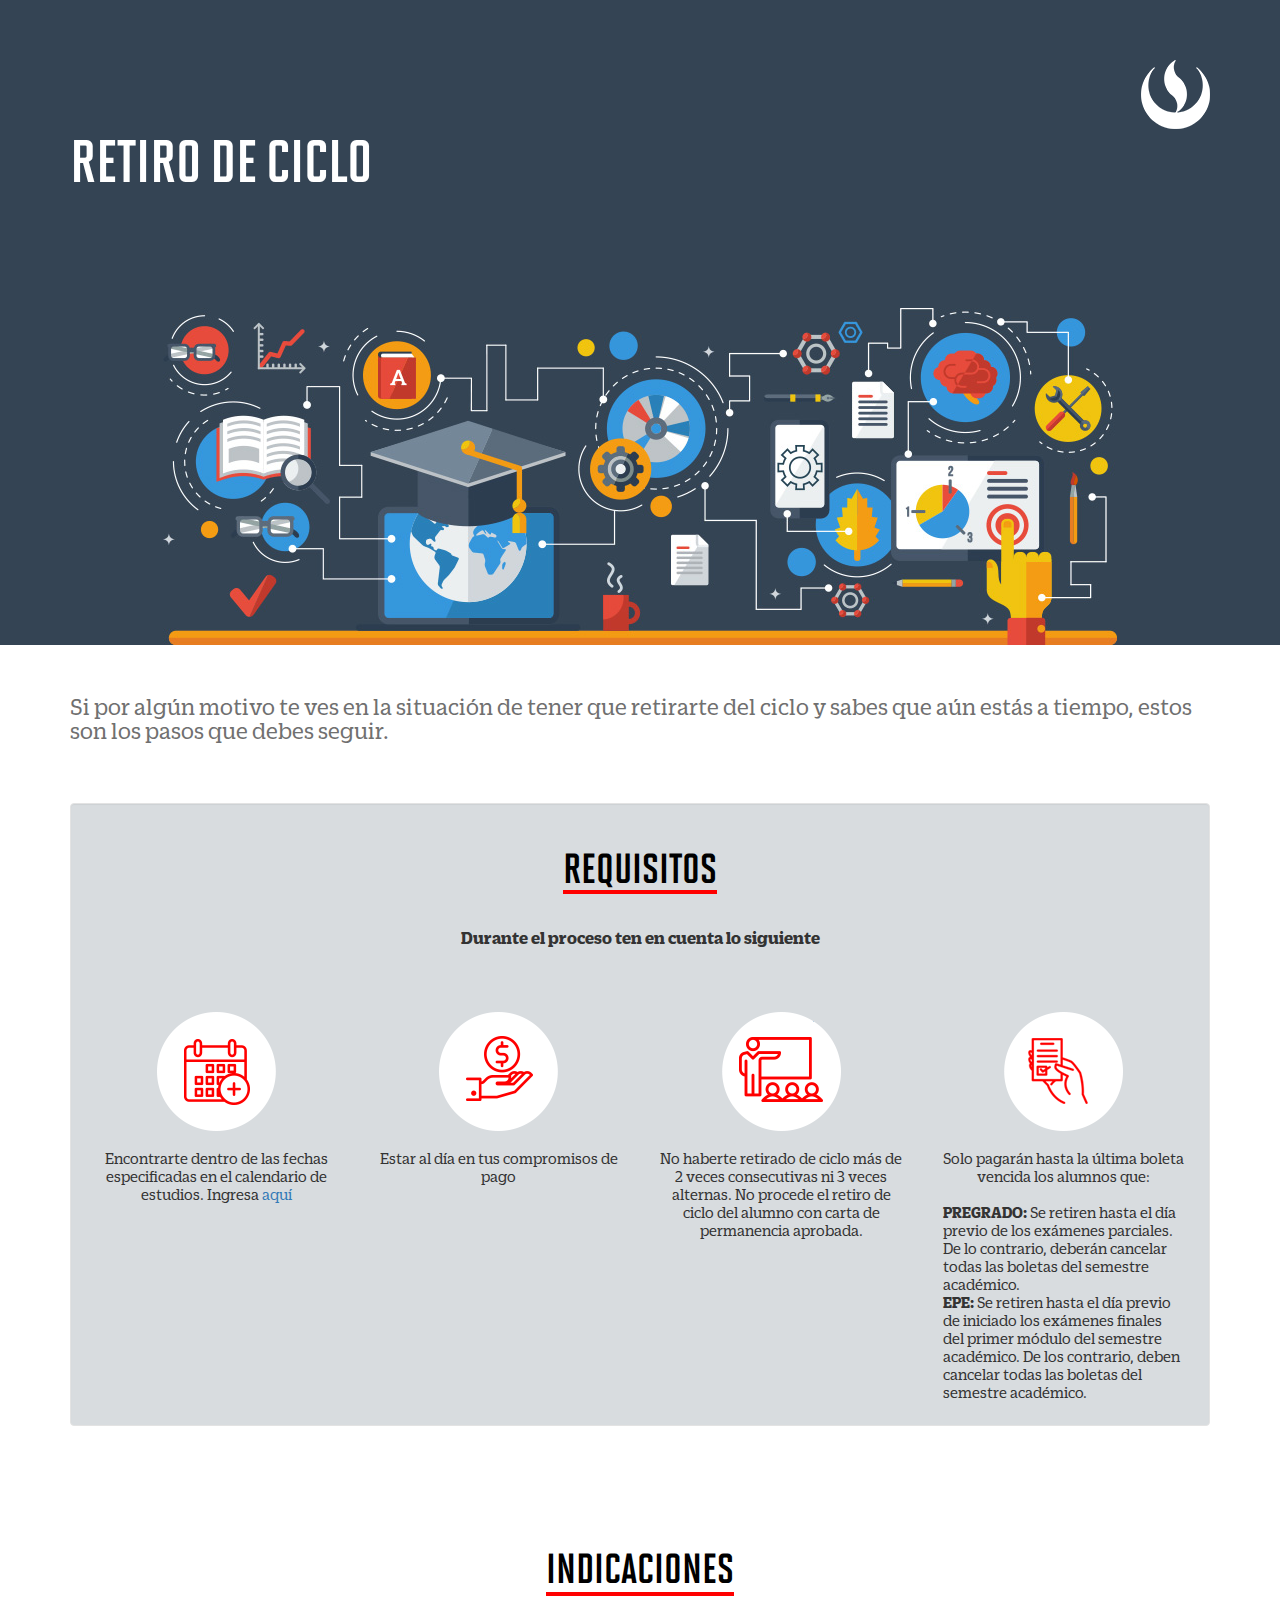
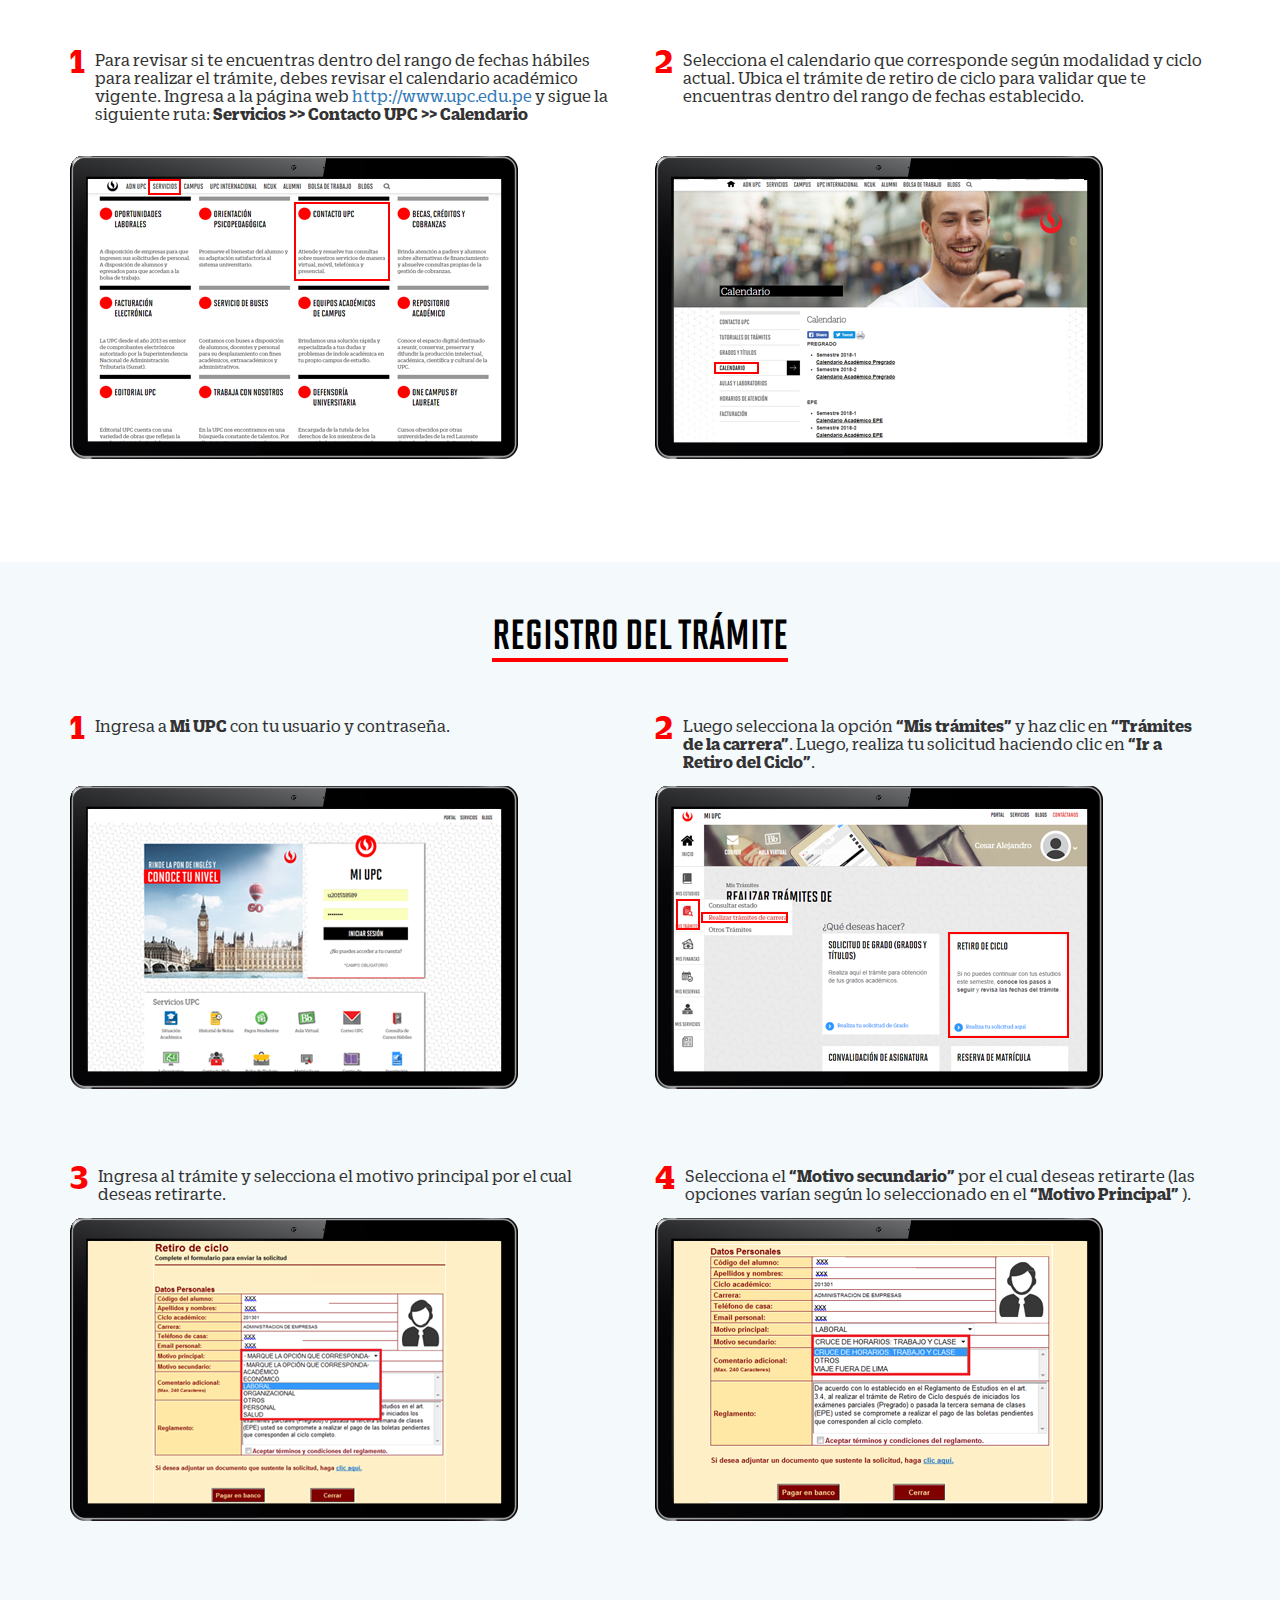
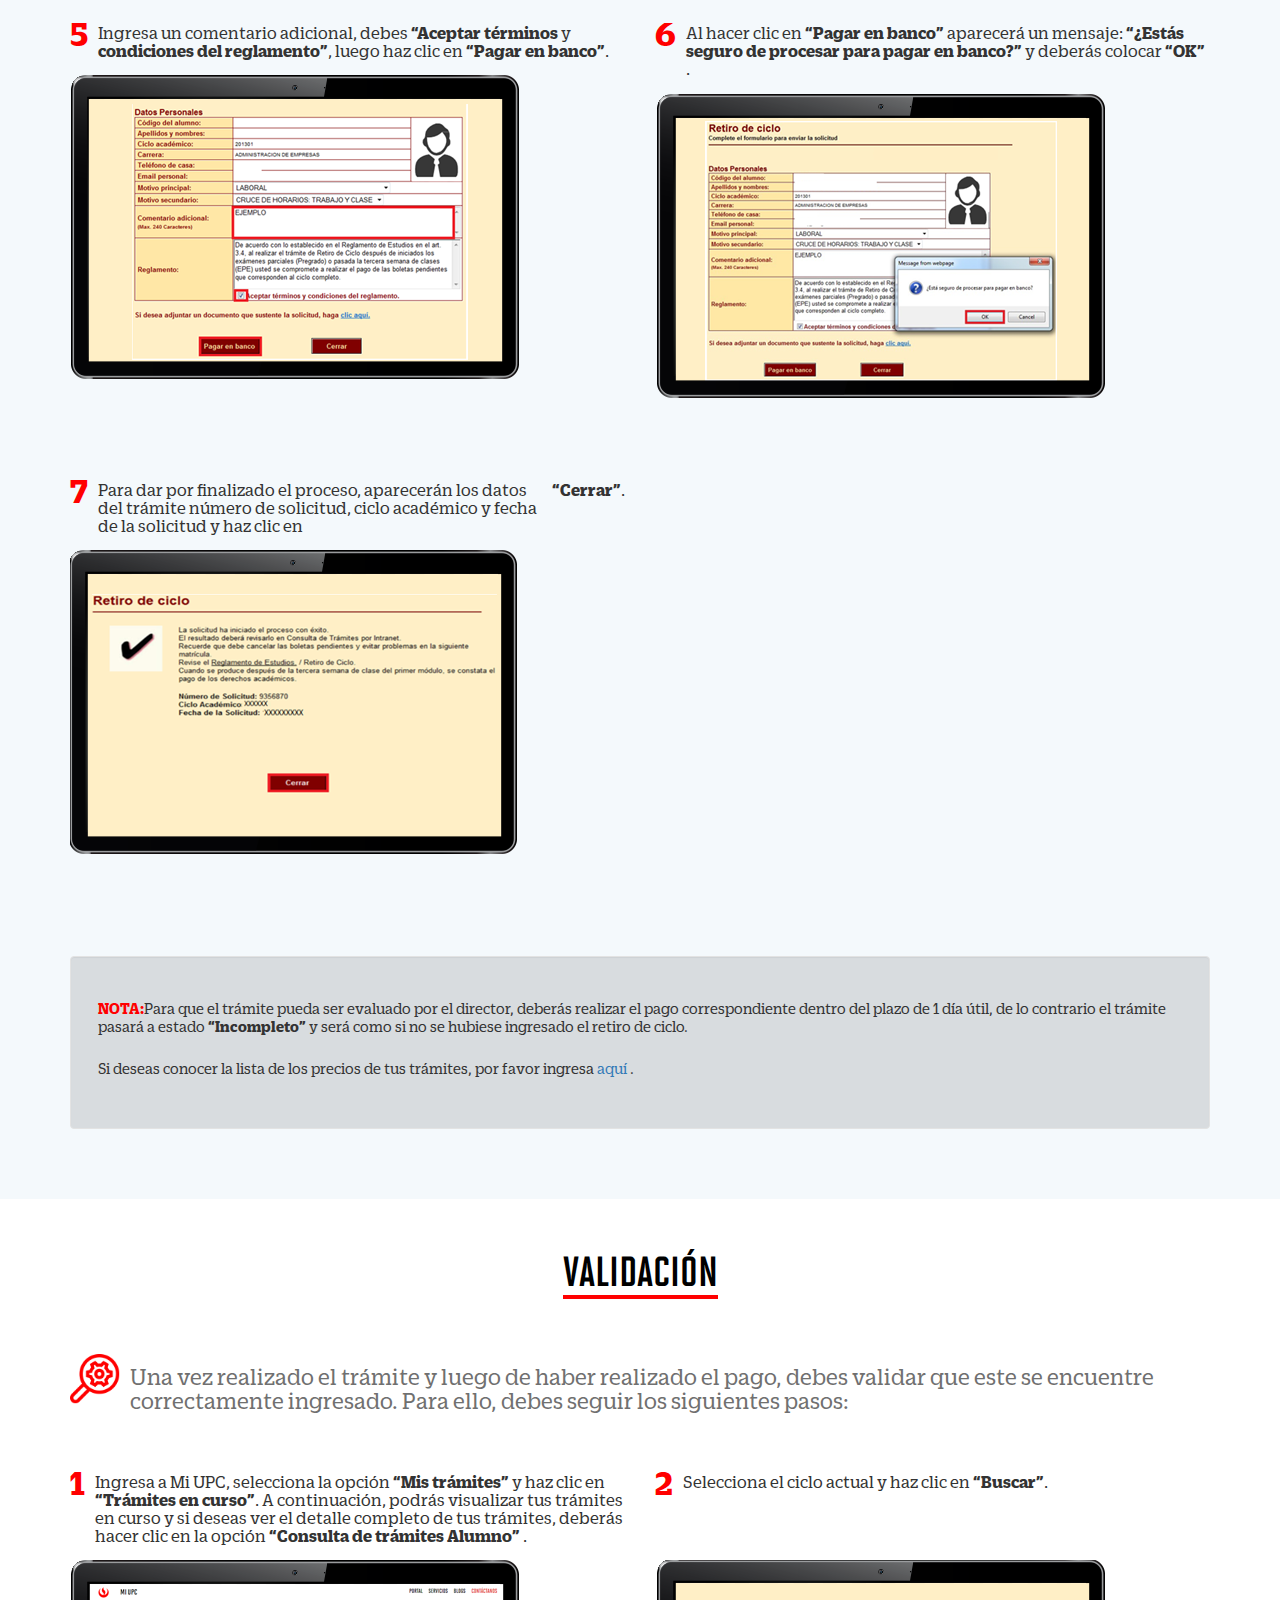
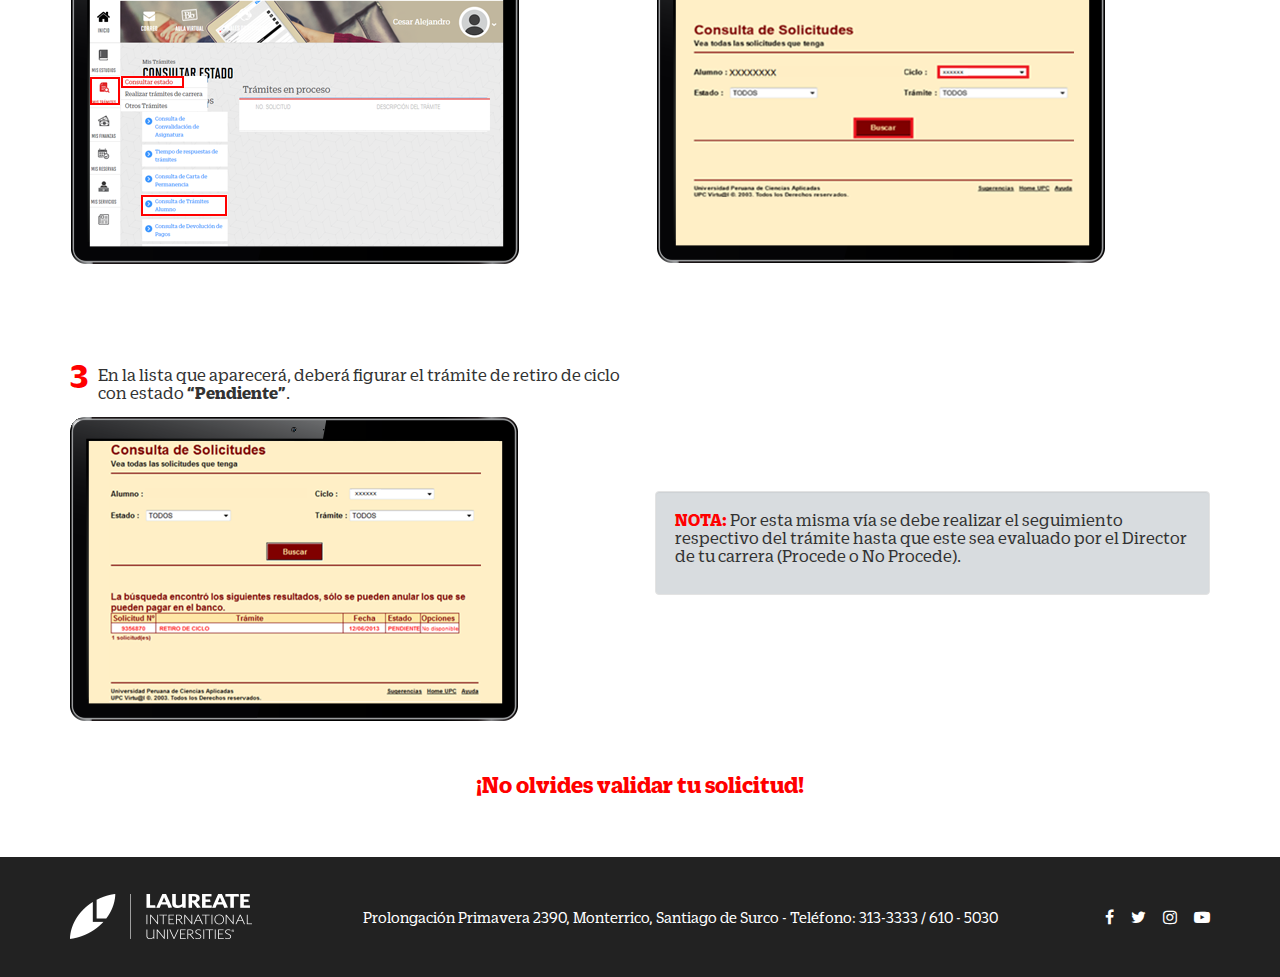
<file: retiro_ciclo.html>
<!DOCTYPE html>
<html class="no-js" lang="es" ltr="ltr">
  <head>
    <meta charset="utf-8">
    <meta http-equiv="X-UA-Compatible" content="ie=edge">
    <meta name="viewport" content="width=device-width,initial-scale=1,shrink-to-fit=no,viewport-fit=cover">
    <title>Retiro de ciclo | UPC</title>
    <meta name="description" content="">
    <meta name="keywords" content="">
    <meta name="author" content="@UPCedu">
    <link rel="apple-touch-icon" href="apple-touch-icon.png">
    
    
    <link rel="stylesheet" href="styles/main.css">
    
    <meta property="og:type" content="website">
    <meta property="og:url" content="">
    <meta property="og:title" content="Retiro de Ciclo | UPC">
    <meta property="og:image" content="">
    <meta property="og:description" content="">
    <meta property="og:site_name" content="Retiro de Ciclo | UPC">
    <meta property="og:locale" content="es_LA">
    
    <meta property="og:image:width" content="1200">
    <meta property="og:image:height" content="630">
    <meta name="twitter:card" content="summary">
    <meta name="twitter:site" content="@UPCedu">
    <meta name="twitter:creator" content="@UPCedu">
    <meta name="twitter:url" content="">
    <meta name="twitter:title" content="Retiro de Ciclo | UPC">
    <meta name="twitter:description" content="">
    <meta name="twitter:image" content="">
    
    <script>!function(e,t,a,n,g){e[n]=e[n]||[],e[n].push({"gtm.start":(new Date).getTime(),event:"gtm.js"});var m=t.getElementsByTagName(a)[0],r=t.createElement(a);r.async=!0,r.src="https://www.googletagmanager.com/gtm.js?id=GTM-5DSKJK5",m.parentNode.insertBefore(r,m)}(window,document,"script","dataLayer")</script>
    
  </head>
  <body><!--[if lt IE 10]>
    <p class="browserupgrade">You are using an <strong>outdated</strong> browser. Please <a href="http://browsehappy.com/">upgrade your browser</a> to improve your experience.</p><![endif]-->
    
    <noscript>
      <iframe src="https://www.googletagmanager.com/ns.html?id=GTM-5DSKJK5" height="0" width="0" style="display:none;visibility:hidden"></iframe>
    </noscript>
    
    <header class="header">
      <div class="container">
        <div class="row">
          <div class="col-xs-12">
            <figure class="text-right"><img class="img-responsive" src="images/upc__white.png" alt="UPC"></figure>
            <h1 class="header__title">RETIRO DE CICLO</h1>
          </div>
        </div>
      </div>
    </header>
    <main>
      <section>
        <div class="container">
          <div class="row">
            <div class="col-xs-12">
              <p class="font--gray size--24">Si por algún motivo te ves en la situación de tener que retirarte del ciclo y sabes que aún estás a tiempo, estos son los pasos que debes seguir. </p>
              <div class="height--50"></div>
              <div class="well bg--gray text-center">
                <div class="row">
                  <div class="col-xs-12">
                    <div class="height--25"></div>
                    <p class="title" id="title">requisitos</p>
                    <p class="zizou-bold">Durante el proceso ten en cuenta lo siguiente</p>
                    <div class="height--25"></div>
                    <div class="height--25 hidden-xs"></div>
                  </div>
                  <div class="clearfix visible-xs-block"></div>
                  <div class="height--50 visible-xs-block"></div>
                  <div class="col-xs-12 col-sm-3 ">
                    <div class="item container-gray">
                      <figure><img class="img-responsive" src="images/retiro-ciclo/pantalla-01.png" alt=""></figure>
                      <br>
                      <div class="item__caption size--16">Encontrarte dentro de las fechas especificadas en el calendario de estudios. Ingresa <a href="https://www.upc.edu.pe/servicios/contacto-upc/calendario" target="_blank">aquí</a> </div>
                    </div>
                  </div>
                  <div class="clearfix visible-xs-block"></div>
                  <div class="height--50 visible-xs-block"></div>
                  <div class="col-xs-12 col-sm-3 ">
                    <div class="item container-gray">
                      <figure><img src="images/retiro-ciclo/pantalla-02.png" alt=""></figure>
                      <br>
                      <div class="item__caption size--16">Estar al día en tus compromisos de pago </div>
                    </div>
                  </div>
                  <div class="clearfix visible-xs-block"></div>
                  <div class="height--50 visible-xs-block"></div>
                  <div class="col-xs-12 col-sm-3 ">
                    <div class="item container-gray">
                      <figure><img src="images/retiro-ciclo/pantalla-03.png" alt=""></figure>
                      <br>
                      <div class="item__caption size--16">No haberte retirado de ciclo más de 2 veces consecutivas ni 3 veces alternas.  No procede el retiro de ciclo del alumno con carta de permanencia aprobada. </div>
                    </div>
                  </div>
                  <div class="clearfix visible-xs-block"></div>
                  <div class="height--50 visible-xs-block"></div>
                  <div class="col-xs-12 col-sm-3 ">
                    <div class="item container-gray">
                      <figure><img src="images/retiro-ciclo/pantalla-04.png" alt=""></figure>
                      <br>
                      <div class="item__caption size--16">Solo pagarán hasta la última boleta vencida los alumnos que:</div>
                      <br>
                      <div class="text-left size--16"><span class="zizou-bold ">PREGRADO:</span> Se retiren hasta el día previo de los exámenes parciales. De lo contrario, deberán cancelar todas las boletas del semestre académico.</div>
                      <div class="text-left size--16"><span class="zizou-bold">EPE:</span> Se retiren  hasta el día previo de iniciado los exámenes finales del primer módulo del semestre académico. De los contrario, deben cancelar todas las boletas del semestre académico.</div>
                    </div>
                  </div>
                </div>
              </div>
            </div>
          </div>
        </div>
      </section>
      <section>
        <div class="container">
          <div class="row">
            <div class="col-xs-12">
              <div class="text-center">
                <h2 class="title">Indicaciones</h2>
              </div>
            </div>
          </div>
        </div>
        <div class="container">
          <div class="row">
              <div class="col-xs-12 col-sm-6">
                <figure>
                  <figcaption class="item-fig"> <span class="list-number" id="list-number">1</span><div> Para revisar si te encuentras dentro del rango de fechas hábiles para realizar el trámite, debes revisar el calendario académico vigente. Ingresa a la página web <a href="http://www.upc.edu.pe" target="_blank">http://www.upc.edu.pe</a>   y sigue la siguiente ruta: 
                  <span class="zizou-bold">Servicios >> Contacto UPC >> Calendario</span></div></figcaption>
                  <br>
                  <div ><img class="img-responsive" src="images/retiro-ciclo/pantalla-05.png" alt=""></div>
                </figure>
              </div>
              <div class="clearfix visible-xs-block"></div>
              <div class="height--50 visible-xs-block"></div>
              <div class="col-xs-12 col-sm-6">
                <figure>
                  <figcaption class="item-fig"> <span class="list-number" id="list-number">2</span><div> Selecciona el calendario que corresponde según modalidad y ciclo actual. Ubica el trámite de retiro de ciclo para validar que te encuentras dentro del rango de fechas establecido.</div> </figcaption>
                  <br><br>
                  <div ><img class="img-responsive" src="images/retiro-ciclo/pantalla-06.png" alt=""></div>
                </figure>
              </div>
              <div class="clearfix"></div>
              <div class="height--50"></div>
          </div>
        </div>
      </section>
      <section class="bg--blue">
        <div class="container">
          <div class="row">
            <div class="col-xs-12">
              <div class="text-center">
                <h2 class="title">Registro del trámite</h2>
              </div>
            </div>
          </div>
        </div>
        <div class="container">
          <div class="row">
            <div class="col-xs-12 col-sm-6">
              <figure>
                <figcaption class="item-fig"> <span class="list-number" id="list-number">1</span><div> Ingresa a <span class="zizou-bold">Mi UPC </span>con tu usuario y contraseña.</div></figcaption>
                <br><br>
                <div ><img class="img-responsive" src="images/retiro-ciclo/pantalla-07.png" alt=""></div>
              </figure>
            </div>
            <div class="clearfix visible-xs-block"></div>
            <div class="height--50 visible-xs-block"></div>
            <div class="col-xs-12 col-sm-6">
              <figure>
                <figcaption class="item-fig"> <span class="list-number" id="list-number">2</span><div> Luego selecciona la opción <span class="zizou-bold">“Mis trámites” </span>y haz clic en <span class="zizou-bold">“Trámites de la carrera”</span>. Luego, realiza tu solicitud haciendo clic en  <span class="zizou-bold">“Ir a Retiro del Ciclo”</span>.</div></figcaption>
                <div ><img class="img-responsive" src="images/retiro-ciclo/pantalla-08.png" alt=""></div>
              </figure>
            </div>
          </div>
          <div class="height--50 hidden-xs"></div>
          <div class="height--25"></div>
        </div>
        <div class="container">
            <div class="row">
              <div class="col-xs-12 ">
                <div class="row">
                  <div class="col-xs-12 col-sm-6">
                    <figure>
                      <figcaption class="item-fig"> <span class="list-number" id="list-number">3</span><div> Ingresa al trámite y selecciona el motivo principal por el cual deseas retirarte.</div> </figcaption>
                      <div ><img class="img-responsive" src="images/retiro-ciclo/pantalla-09.png" alt=""></div>
                      <div class="height--25"></div>
                    </figure>
                  </div>
                  <div class="clearfix visible-xs-block"></div>
                  <div class="height--50 visible-xs-block"></div>
                  <div class="col-xs-12 col-sm-6">
                    <figure>
                      <figcaption class="item-fig" > <span class="list-number" id="list-number">4</span><div> Selecciona el <span class="zizou-bold">“Motivo secundario”</span> por el cual deseas retirarte (las opciones varían según lo seleccionado en el <span class="zizou-bold">“Motivo Principal”</span> ).</div> </figcaption>
                      <div ><img class="img-responsive" src="images/retiro-ciclo/pantalla-10.png" alt=""></div>
                    </figure>
                  </div>
                </div>
                <div class="height--50 hidden-xs"></div>
                <div class="height--25"></div>
                <div class="row">
                  <div class="col-xs-12 col-sm-6">
                    <figure>
                      <figcaption class="item-fig" > <span class="list-number" id="list-number">5</span><div> Ingresa un comentario adicional, debes <span class="zizou-bold">“Aceptar términos </span> y <span class="zizou-bold">condiciones del reglamento”</span>, luego haz clic en <span class="zizou-bold">“Pagar en banco”</span>.</div> </figcaption>
                      <div ><img class="img-responsive" src="images/retiro-ciclo/pantalla-11.png" alt=""></div> 
                      <div class="height--25 hidden-sm"></div>
                    </figure>
                  </div>
                  <div class="col-xs-12 col-sm-6">
                    <figure>
                      <figcaption class="item-fig"> <span class="list-number" id="list-number">6</span><div> Al hacer clic en <span class="zizou-bold"> “Pagar en banco” </span> aparecerá un mensaje: <span class="zizou-bold">“¿Estás seguro de procesar para pagar en banco?”</span>  y deberás colocar <span class="zizou-bold">“OK”</span> .</div> </figcaption>
                      <div ><img class="img-responsive" src="images/retiro-ciclo/pantalla-12.png" alt=""> </div>
                    </figure>
                  </div>
                  <div class="clearfix"></div>
                  <div class="height--50 hidden-xs"></div>
                  <div class="height--25"></div>
                  <div class="col-xs-12  col-sm-6">
                    <figure>
                      <figcaption class="item-fig"> <span class="list-number" id="list-number">7</span><div></div> Para dar por finalizado el proceso, aparecerán los datos del trámite número de solicitud, ciclo académico y fecha de la solicitud y haz clic en <span class="zizou-bold">“Cerrar”</span>. </figcaption>
                      <div ><img class="img-responsive" src="images/retiro-ciclo/pantalla-13.png" alt=""></div>
                      <div class="height--25"></div>
                    </figure>
                  </div>
                </div>
                <div class="height--50 hidden-xs"></div>
                <div class="height--25"></div>
                <div class="well bg--gray">
                  <div class="row">
                    <div class="container-gray">
                      <div class="size--16"><span class="font--red zizou-bold">NOTA:</span>Para que el trámite pueda ser evaluado por el director, deberás realizar el pago  correspondiente dentro del plazo de 1 día útil, de lo contrario el trámite pasará a estado  <span class="zizou-bold">“Incompleto”</span> y será como si no se hubiese ingresado el retiro de ciclo.</div>
                      <div class="height--25"></div>
                      <div class="size--16"><p>Si deseas conocer la lista de los precios de tus trámites, por favor ingresa <a href="https://www.upc.edu.pe/pensiones-y-tarifas/tarifas-pregrado" target="_blank">aquí</a> .  </p></div>
                    </div>
                  </div>
                </div>
              </div>
            </div>
        </div>
      </section>
      <section>
        <div class="container">
          <div class="row">
            <div class="col-xs-12">
              <div class="text-center">
                <h2 class="title">Validación</h2>
              </div>
              <p class="font--gray size--24 item-fig"><img class="icon-seguimiento" id="list-number" src="images/icon-seguimiento.png" alt=""><span class="text-sgmto"> Una vez realizado el trámite y luego de haber realizado el pago, debes validar que este se encuentre correctamente ingresado. Para ello, debes seguir los siguientes pasos:</span> </p>
              <div class="clearfix"></div>
              <div class="height--50"></div>
              <div class="row">
                <div class="col-xs-12 col-sm-6 ">
                  <figure >
                    <figcaption class="item-fig"> <span class="list-number" id="list-number">1</span><div>  Ingresa a Mi UPC, selecciona la opción <span class="zizou-bold">“Mis trámites”</span> y haz clic en <span class="zizou-bold">“Trámites en curso”</span>. A continuación, podrás visualizar tus trámites en curso y si deseas ver el detalle completo de tus trámites, deberás hacer clic en la opción <span class="zizou-bold">“Consulta de trámites Alumno”</span> .</div></figcaption>
                    <div><img class="img-responsive" src="images/retiro-ciclo/pantalla-14.png" alt=""></div>
                    <div class="height--25 hidden-sm"></div>
                  </figure>
                </div>
                <div class="col-xs-12 col-sm-6 ">
                  <figure>
                    <figcaption class="item-fig"> <span class="list-number" id="list-number">2</span><div> Selecciona el ciclo actual y haz clic en <span class="zizou-bold">“Buscar”</span>.</div> </figcaption>
                    <br><br><br>
                    <div><img class="img-responsive" src="images/retiro-ciclo/pantalla-15.png" alt=""></div>
                  </figure>
                </div>
                <div class="clearfix"></div>
                <div class="height--50 hidden-xs"></div>
                <div class="height--25"></div>
                <div class="col-xs-12 col-sm-6">
                  <figure>
                    <figcaption class="item-fig"> <span class="list-number" id="list-number">3</span><div> En la lista que aparecerá, deberá figurar el trámite de retiro de ciclo con estado <span class="zizou-bold">“Pendiente”</span>.</div>  </figcaption>
                    <div><img class="img-responsive" src="images/retiro-ciclo/pantalla-16.png" alt=""></div>
                  </figure>
                </div>
                <div class="clearfix visible-xs-block"></div>
                <div class="height--50 visible-xs-block"></div>
                <div class="col-xs-12 col-sm-6">
                  <div class="height--50 hidden-xs"></div>
                  <div class="height--50 hidden-xs"></div>
                  <div class="height--25"></div>
                  <div class="well bg--gray ">
                    <p><span class="font--red zizou-bold">NOTA:</span> Por esta misma vía se debe realizar el seguimiento respectivo del trámite hasta que este sea evaluado por el Director de tu carrera (Procede o No Procede). </p>
                  </div>
                </div>
              </div>
              <div class="height--50"></div>
              <p class="font--red zizou-bold size--24 text-center">¡No olvides validar tu solicitud!</p>
            </div>
          </div>
        </div>
      </section>
    </main>
    <footer class="footer">
      <div class="container">
        <div class="row">
          <div class="col-xs-12 col-sm-3 col-md-3 col-lg-3">
            <figure><img class="img-responsive" src="images/laureate.png" alt="Laureate"></figure>
          </div>
          <div class="clearfix visible-xs-block"></div>
          <div class="height--25 visible-xs-block"></div>
          <div class="col-xs-12 col-sm-6 col-md-7 col-lg-7">
            <div class="pt-14 pb-14"><span>Prolongación Primavera 2390, Monterrico, Santiago de Surco </span><span class="hidden-xs hidden-sm">- </span><br class="hidden-md hidden-lg"><span>Teléfono: 313-3333 / 610 - 5030</span></div>
          </div>
          <div class="clearfix visible-xs-block"></div>
          <div class="height--25 visible-xs-block"></div>
          <div class="col-xs-12 col-sm-3 col-md-2 col-lg-2">
            <div class="footer__social"><a href="https://www.facebook.com/upcedu" target="_blank" title="Encuéntranos en Facebook"><i class="fa fa-facebook-f" aria-hidden="true"></i></a><a href="https://twitter.com/upcedu" target="_blank" title="Síguenos en Twitter"><i class="fa fa-twitter" aria-hidden="true"></i></a><a href="https://www.instagram.com/upc_peru_oficial/" target="_blank" title="UPC en Instagram"><i class="fa fa-instagram" aria-hidden="true"></i></a><a href="https://www.youtube.com/user/UPCedupe" target="_blank" title="UPC en Youtube"><i class="fa fa-youtube-play" aria-hidden="true"></i></a></div>
          </div>
        </div>
      </div>
    </footer>
    
    
  </body>
</html>
</file>
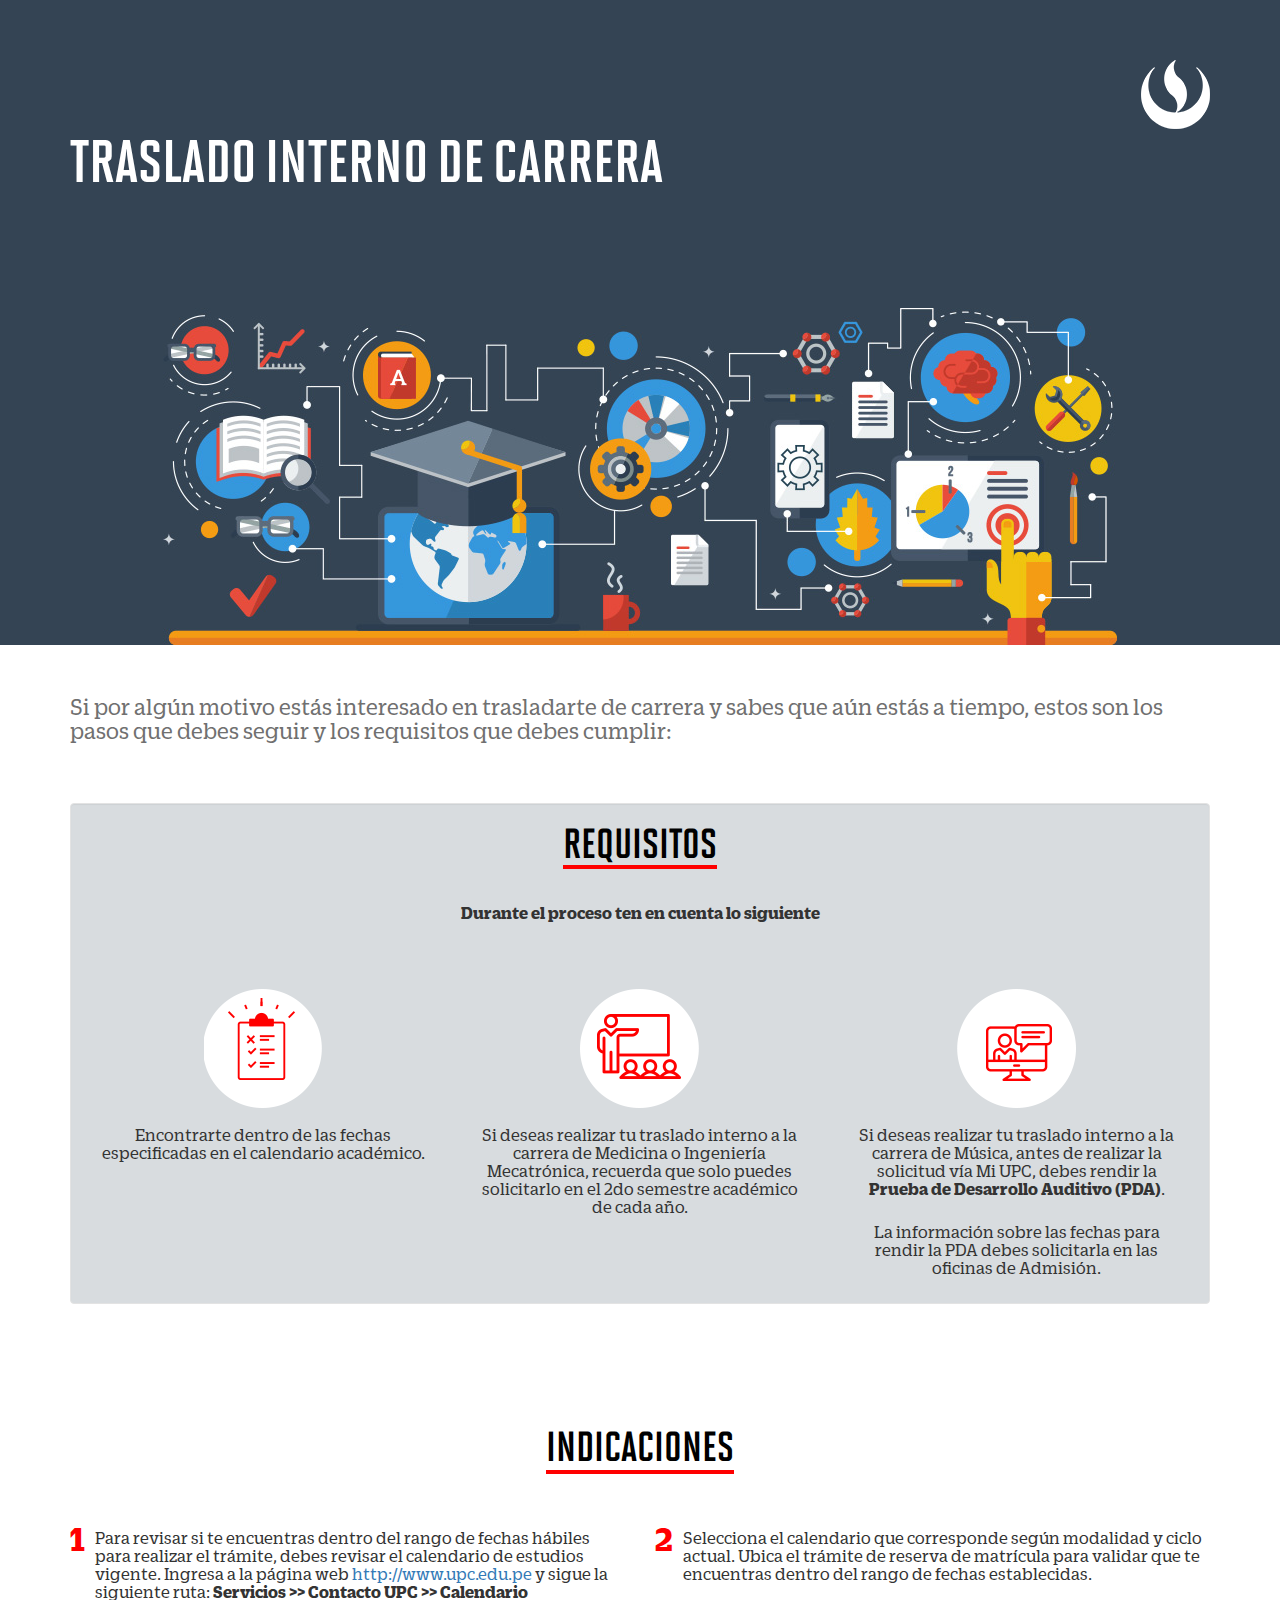
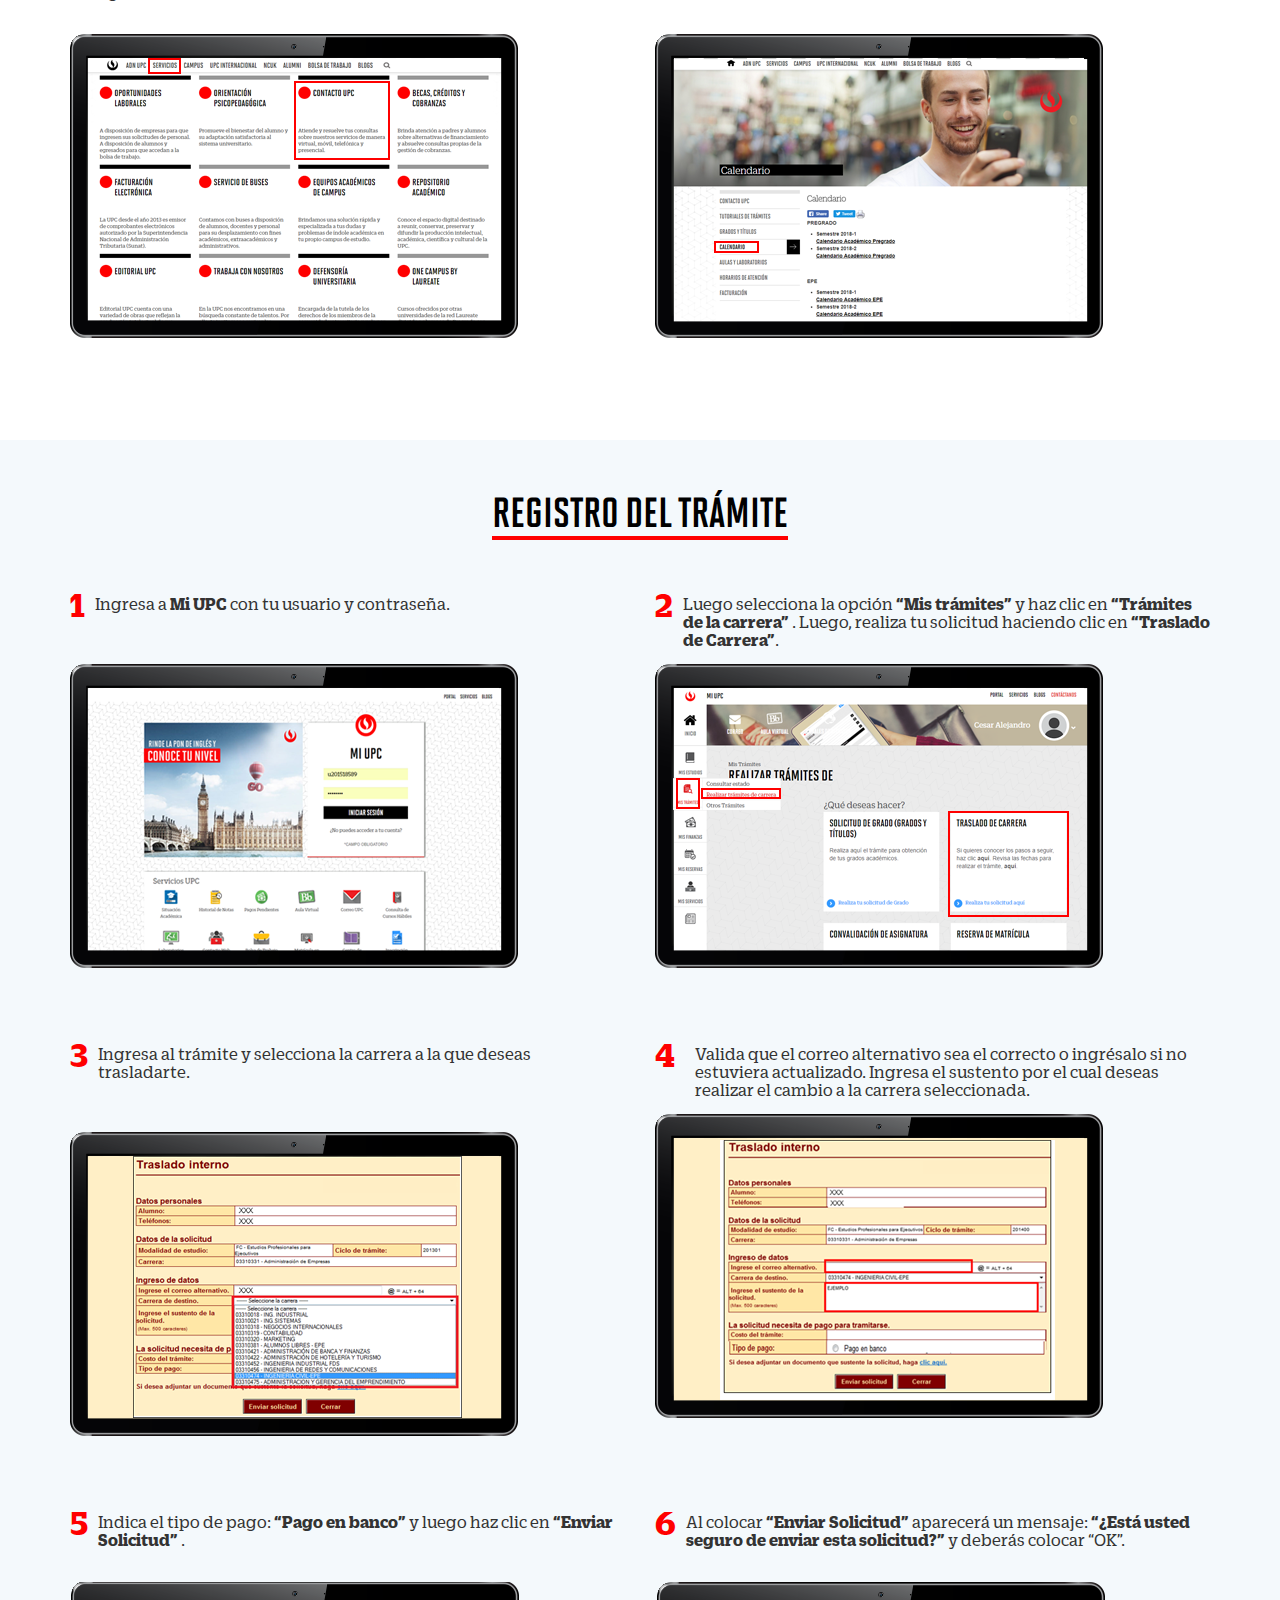
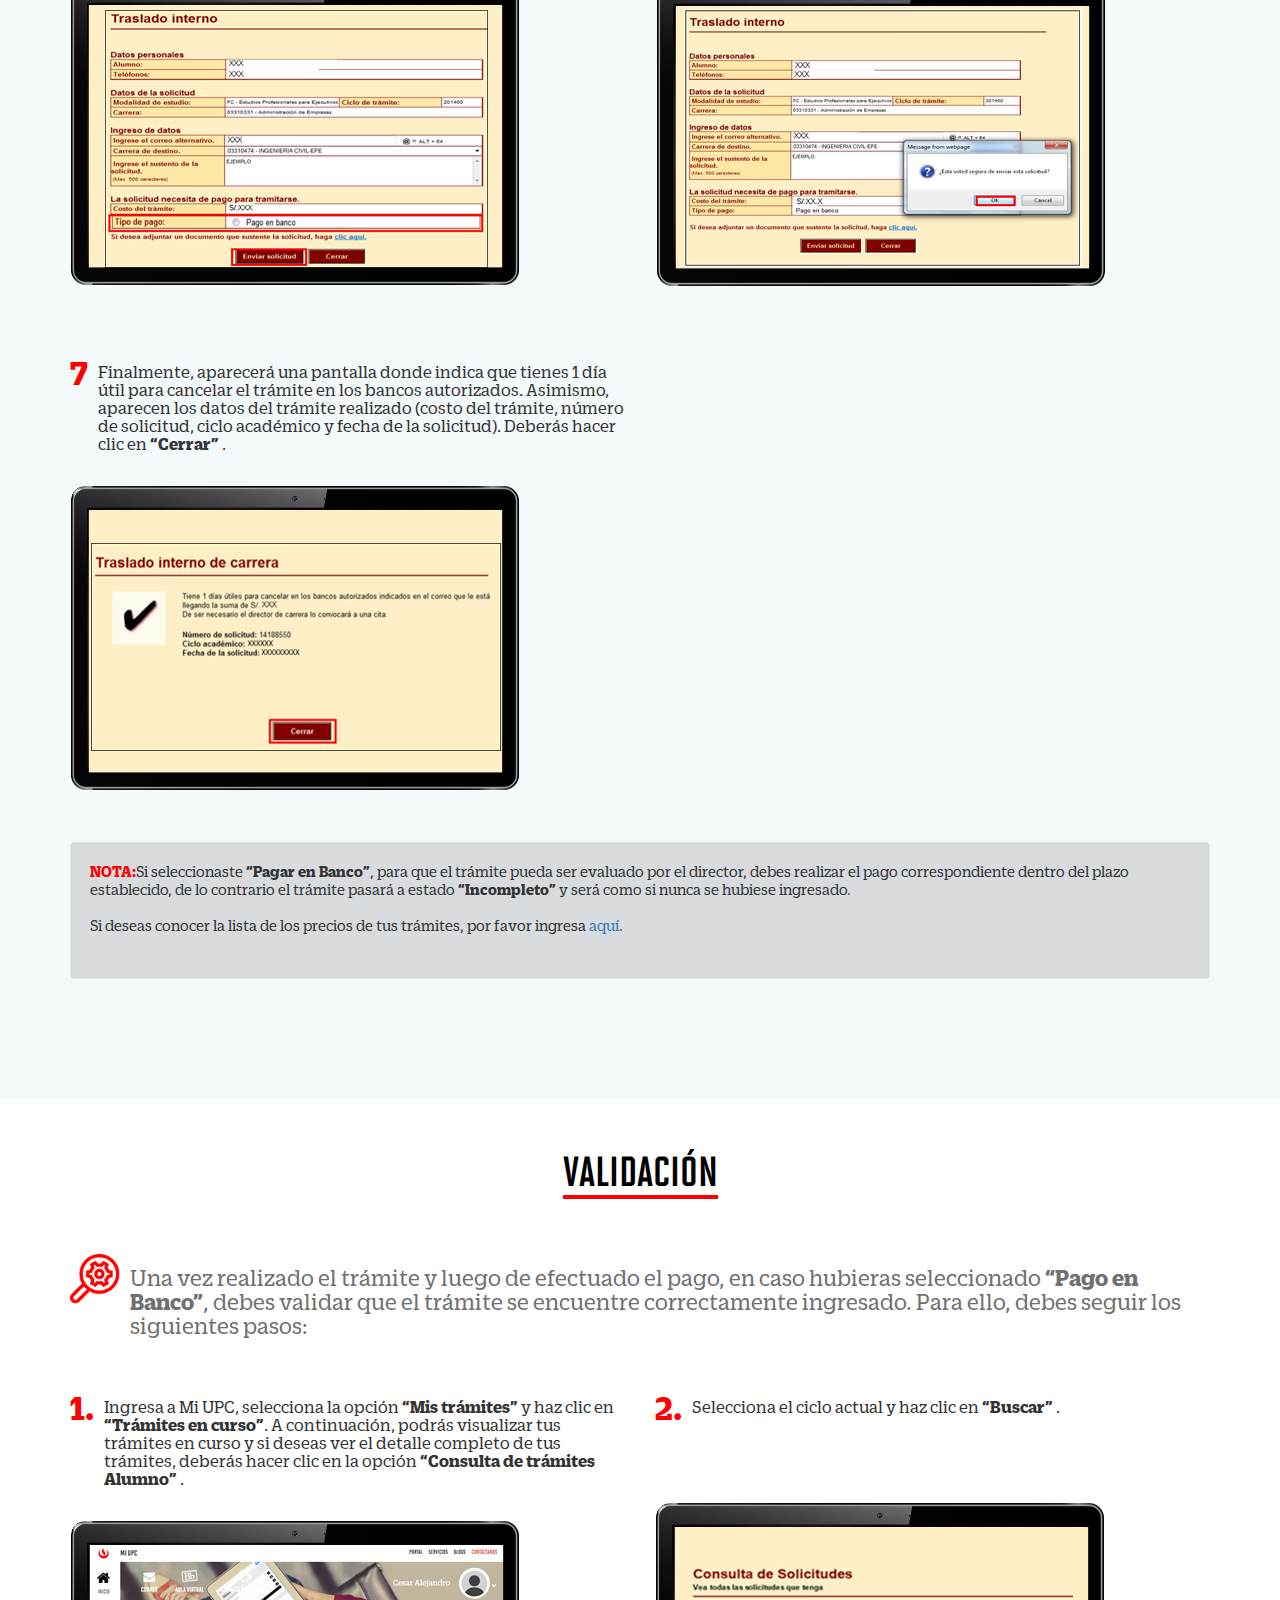
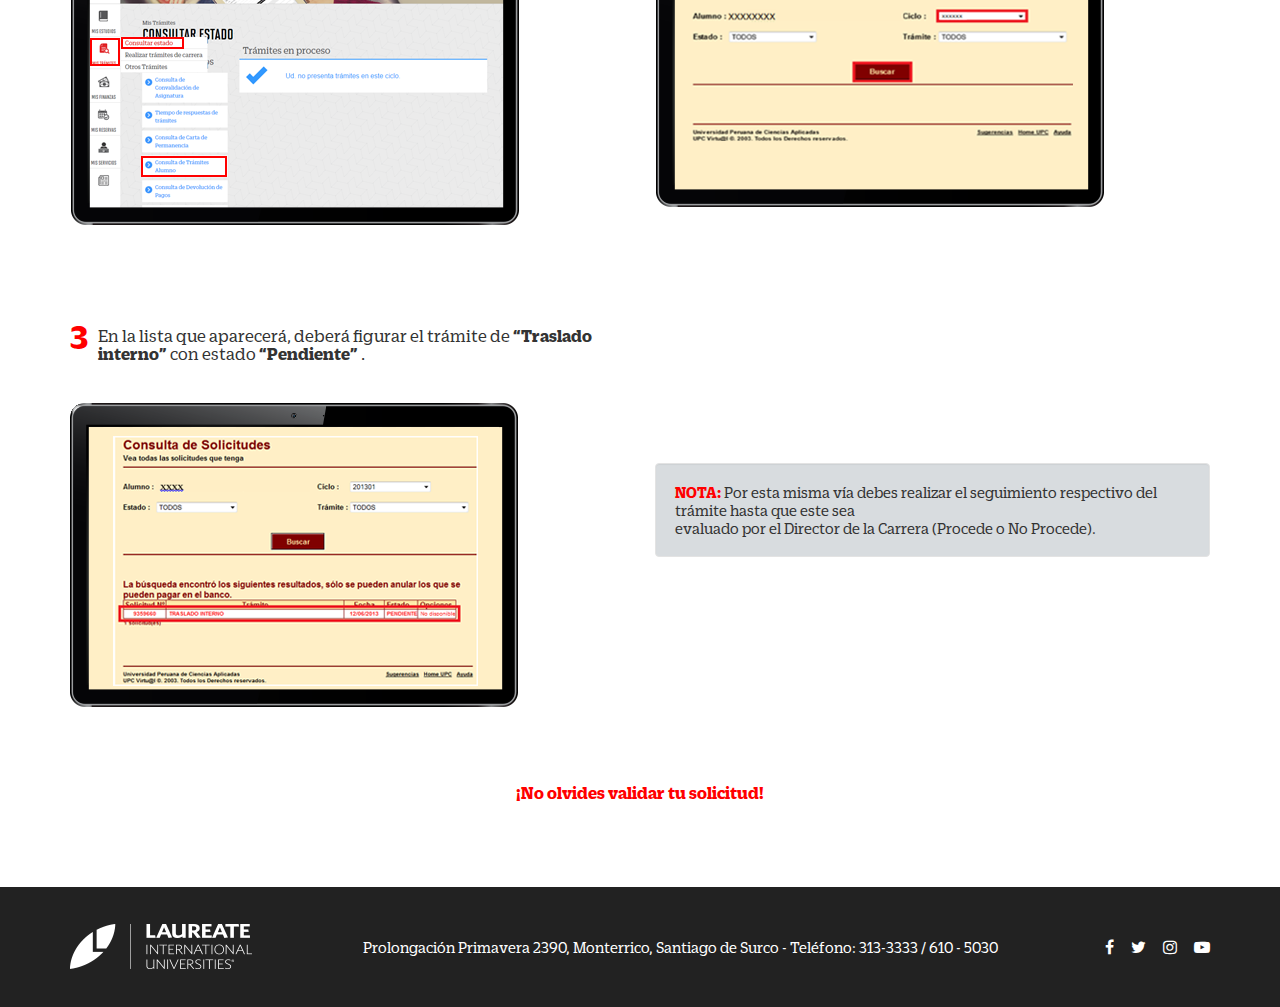
<file: traslado_interno.html>
<!DOCTYPE html>
<html class="no-js" lang="es" ltr="ltr">
  <head>
    <meta charset="utf-8">
    <meta http-equiv="X-UA-Compatible" content="ie=edge">
    <meta name="viewport" content="width=device-width,initial-scale=1,shrink-to-fit=no,viewport-fit=cover">
    <title>Traslado interno de Carrera | UPC</title>
    <meta name="description" content="">
    <meta name="keywords" content="">
    <meta name="author" content="@UPCedu">
    <link rel="apple-touch-icon" href="apple-touch-icon.png">
    
    
    <link rel="stylesheet" href="styles/main.css">
    
    <meta property="og:type" content="website">
    <meta property="og:url" content="">
    <meta property="og:title" content="Traslado interno de Carrera | UPC">
    <meta property="og:image" content="">
    <meta property="og:description" content="">
    <meta property="og:site_name" content="Traslado interno de Carrera | UPC">
    <meta property="og:locale" content="es_LA">
    
    <meta property="og:image:width" content="1200">
    <meta property="og:image:height" content="630">
    <meta name="twitter:card" content="summary">
    <meta name="twitter:site" content="@UPCedu">
    <meta name="twitter:creator" content="@UPCedu">
    <meta name="twitter:url" content="">
    <meta name="twitter:title" content="Traslado interno de Carrera | UPC">
    <meta name="twitter:description" content="">
    <meta name="twitter:image" content="">
    
    <script>!function(e,t,a,n,g){e[n]=e[n]||[],e[n].push({"gtm.start":(new Date).getTime(),event:"gtm.js"});var m=t.getElementsByTagName(a)[0],r=t.createElement(a);r.async=!0,r.src="https://www.googletagmanager.com/gtm.js?id=GTM-5DSKJK5",m.parentNode.insertBefore(r,m)}(window,document,"script","dataLayer")</script>
    
  </head>
  <body><!--[if lt IE 10]>
    <p class="browserupgrade">You are using an <strong>outdated</strong> browser. Please <a href="http://browsehappy.com/">upgrade your browser</a> to improve your experience.</p><![endif]-->
    
    <noscript>
      <iframe src="https://www.googletagmanager.com/ns.html?id=GTM-5DSKJK5" height="0" width="0" style="display:none;visibility:hidden"></iframe>
    </noscript>
    
    <header class="header">
      <div class="container">
        <div class="row">
          <div class="col-xs-12">
            <figure class="text-right"><img class="img-responsive" src="images/upc__white.png" alt="UPC"></figure>
            <h1 class="header__title">TRASLADO  INTERNO  DE CARRERA </h1>
          </div>
        </div>
      </div>
    </header>
    <main>
      <section>
        <div class="container">
          <div class="row">
            <div class="col-xs-12">
              <p class="font--gray size--24">Si por algún motivo estás interesado en trasladarte de carrera y sabes que aún estás a tiempo, estos son los pasos que debes seguir y los requisitos que debes cumplir:</p>
              <div class="height--50"></div>
              <div class="well bg--gray text-center">
                <div class="row">
                  <div class="col-xs-12">
                    <p class="title" id="title">requisitos</p>
                    <p class="zizou-bold">Durante el proceso ten en cuenta lo siguiente</p>
                    <div class="height--50 hidden-xs"></div>
                  </div>
                  <div class="clearfix visible-xs-block"></div>
                  <div class="height--50 visible-xs-block"></div>
                  <div class="col-xs-12 col-sm-4 ">
                    <div class="item container-gray">
                      <figure><img src="images/traslado-carrera/pantalla-01.png" alt=""></figure>
                      <br>
                      <div class="item__caption">Encontrarte dentro de las fechas especificadas en el calendario académico. </div>
                    </div>
                  </div>
                  <div class="clearfix visible-xs-block"></div>
                  <div class="height--50 visible-xs-block"></div>
                  <div class="col-xs-12 col-sm-4 ">
                    <div class="item container-gray">
                      <figure><img src="images/traslado-carrera/pantalla-02.png" alt=""></figure>
                      <br>
                      <div class="item__caption">Si deseas realizar tu traslado interno a la carrera de Medicina o Ingeniería Mecatrónica, recuerda que solo puedes solicitarlo en el 2do semestre académico de cada año. </div>
                    </div>
                  </div>
                  <div class="clearfix visible-xs-block"></div>
                  <div class="height--50 visible-xs-block"></div>
                  <div class="col-xs-12 col-sm-4 ">
                    <div class="item container-gray">
                      <figure><img src="images/traslado-carrera/pantalla-03.png" alt=""></figure>
                       <br>
                      <div class="item__caption">Si deseas realizar tu traslado interno a la carrera de Música, antes de realizar la solicitud vía Mi UPC, debes rendir la <span class="zizou-bold">Prueba de Desarrollo Auditivo (PDA)</span>. </div>
                      <div class="height--25"></div>
                      <div class="">La información sobre las fechas para rendir la PDA debes solicitarla en las oficinas de Admisión.</div>
                    </div>
                  </div>
                </div>
              </div>
            </div>
          </div>
        </div>
      </section>
      <section>
        <div class="container">
          <div class="row">
            <div class="col-xs-12">
              <div class="text-center">
                <h2 class="title">INDICACIONES</h2>
              </div>
            </div>
          </div>
        </div>
        <div class="container">
          <div class="row">
            <div class="col-xs-12 col-sm-6">
              <figure>
                <figcaption class="item-fig"> <span class="list-number" id="list-number">1</span><div> Para revisar si te encuentras dentro del rango de fechas hábiles para realizar el trámite, debes revisar el calendario de estudios vigente. Ingresa a la página web <a href="http://www.upc.edu.pe" target="_blank">http://www.upc.edu.pe</a>   y sigue la siguiente ruta:
                   <span class="zizou-bold">Servicios >> Contacto UPC >> Calendario</span>
                  </div>
                </figcaption>
                <br>
                <div><img class="img-responsive" src="images/traslado-carrera/pantalla-04.png" alt=""></div>
              </figure>
            </div>
            <div class="clearfix visible-xs-block"></div>
            <div class="height--50 visible-xs-block"></div>
            <div class="col-xs-12 col-sm-6">
              <figure>
                <figcaption class="item-fig"> <span class="list-number" id="list-number">2</span><div> Selecciona el calendario que corresponde según modalidad y ciclo actual. Ubica el trámite de reserva de matrícula para validar que te encuentras dentro del rango de fechas establecidas.</div></figcaption>
                <br><br class="hidden-xs">
                <div><img class="img-responsive" src="images/traslado-carrera/pantalla-05.png" alt=""></div>
              </figure>
            </div>
            <div class="clearfix"></div>
            <div class="height--50"></div>
          </div>
        </div>
      </section> 
      <section class="bg--blue">
        <div class="container">
          <div class="row">
            <div class="col-xs-12">
              <div class="text-center">
                <h2 class="title">Registro del trámite</h2>
              </div>
            </div>
          </div>
        </div>
        <div class="container">
          <div class="row">
            <div class="col-xs-12 col-sm-6">
              <figure>
                <figcaption class="item-fig"> <span class="list-number" id="list-number">1</span><div> Ingresa a <span class="zizou-bold">Mi UPC </span>con tu usuario y contraseña.</div></figcaption>
                <br><br class="hidden-xs">
                <div ><img class="img-responsive" src="images/traslado-carrera/pantalla-06.png" alt=""></div>
              </figure>
            </div>
            <div class="clearfix visible-xs-block"></div>
            <div class="height--50 visible-xs-block"></div>
            <div class="col-xs-12 col-sm-6">
              <figure>
                <figcaption class="item-fig"> <span class="list-number" id="list-number">2</span><div> Luego selecciona la opción <span class="zizou-bold">“Mis trámites”</span> y haz clic en <span class="zizou-bold">“Trámites de la carrera”</span> . Luego, realiza tu solicitud haciendo clic en <span class="zizou-bold">“Traslado de Carrera”</span>.</div></figcaption>
                <div ><img class="img-responsive" src="images/traslado-carrera/pantalla-07.png" alt=""></div>
              </figure>
            </div>
          </div>
          <div class="height--50 hidden-xs"></div>
          <div class="height--25"></div>
          <div class="row">
              <div class="col-xs-12 col-sm-6">
                <figure>
                  <figcaption class="item-fig"> <span class="list-number" id="list-number">3</span><div> Ingresa al trámite y selecciona la carrera a la que deseas trasladarte.</div></figcaption>
                  <br><br class="hidden-xs">
                  <div ><img class="img-responsive" src="images/traslado-carrera/pantalla-08.png" alt=""></div>
                </figure>
              </div>
              <div class="clearfix visible-xs-block"></div>
              <div class="height--50 visible-xs-block"></div>
              <div class="col-xs-12 col-sm-6">
                <figure>
                  <figcaption class="item-fig"> <span class="list-number">4</span><div>Valida que el correo alternativo sea el correcto o ingrésalo si no estuviera actualizado. Ingresa el sustento por el cual deseas realizar el cambio a la carrera seleccionada.</div> </figcaption>
                  <div><img class="img-responsive" src="images/traslado-carrera/pantalla-09.png" alt=""></div>
                </figure>
              </div>
          </div>
          <div class="height--50 hidden-xs"></div>
          <div class="height--25"></div>
          <div class="row">
              <div class="col-xs-12 col-sm-6">
                <figure>
                  <figcaption class="item-fig"> <span class="list-number" id="list-number">5</span><div> Indica el tipo de pago: <span class="zizou-bold"> “Pago en banco”</span> y luego haz clic  en <span class="zizou-bold">“Enviar Solicitud”</span> .</div></figcaption>
                  <br>
                  <div ><img class="img-responsive" src="images/traslado-carrera/pantalla-10.png" alt=""></div>
                </figure>
              </div>
              <div class="clearfix visible-xs-block"></div>
              <div class="height--50 visible-xs-block"></div>
              <div class="col-xs-12 col-sm-6">
                <figure >
                  <figcaption class=" item-fig"> <span class="list-number" id="list-number">6</span><div>Al colocar <span class="zizou-bold">“Enviar Solicitud”</span>  aparecerá un mensaje: <span class="zizou-bold">“¿Está usted seguro de enviar esta solicitud?”</span>  y deberás colocar “OK”.</div></figcaption>
                  <br>
                  <div ><img class="img-responsive" src="images/traslado-carrera/pantalla-11.png" alt=""></div>
                </figure>
              </div>
          </div>
          <div class="height--50 hidden-xs"></div>
          <div class="height--25"></div>
          <div class="row">
              <div class="col-xs-12 col-sm-6">
                <figure>
                 <figcaption class="item-fig"> <span class="list-number" id="list-number">7</span><div> Finalmente, aparecerá una pantalla donde indica que tienes 1 día útil para cancelar el trámite en los bancos autorizados. Asimismo, aparecen los datos del trámite realizado (costo del trámite, número de solicitud, ciclo académico y fecha de la solicitud). Deberás hacer clic en <span class="zizou-bold">“Cerrar”</span> .</div></figcaption>
                 <br>
                 <div ><img class="img-responsive" src="images/traslado-carrera/pantalla-12.png" alt=""></div>
                 <div class="height--50"></div>
                </figure>
              </div>
              <div class="clearfix visible-xs-block"></div>
              <div class="height--50 visible-xs-block"></div>
              <div class="col-xs-12 col-sm-12">
                <div class="well bg--gray">
                  <div class="size--16"><span class="font--red zizou-bold">NOTA:</span>Si seleccionaste <span class="zizou-bold">“Pagar en Banco”</span>, para que el trámite pueda ser evaluado por el director, 
                   debes realizar el pago correspondiente dentro del plazo establecido,
                   de lo contrario el trámite pasará a estado <span class="zizou-bold">“Incompleto”</span> y será como si nunca se hubiese ingresado. </div>
                   <br>
                  <div class="size--16">Si deseas conocer la lista de los precios de tus trámites, por favor ingresa  <a href="https://www.upc.edu.pe/pensiones-y-tarifas/tarifas-pregrado" target="_blank">aquí</a>.  </div>
                  <div class="height--25"></div>
                </div>
              </div>
              <div class="clearfix"></div>
              <div class="height--50"></div>
          </div>
        </div>
      </section>
      <section>
        <div class="container">
          <div class="row">
            <div class="col-xs-12">
              <div class="text-center">
                <h2 class="title">Validación</h2>
              </div>
              <p class="item-fig font--gray size--24"><img class="icon-seguimiento" id="list-number" src="images/icon-seguimiento.png" alt=""><span class="text-sgmto"> Una vez realizado el trámite y luego de efectuado el pago, en caso hubieras seleccionado <span class="zizou-bold">“Pago en Banco”</span>, debes validar que el trámite se encuentre correctamente ingresado. Para ello, debes seguir los siguientes pasos:</span></p>
              <div class="clearfix"></div>
              <div class="height--50"></div>
              <div class="row">
                <div class="col-xs-12 col-sm-6">
                  <figure>
                    <figcaption class="item-fig"> <span class="list-number" id="list-number">1.</span><div> Ingresa a Mi UPC, selecciona la opción <span class="zizou-bold">“Mis trámites” </span> y haz clic en <span class="zizou-bold">“Trámites en curso”</span>. A continuación, podrás visualizar tus trámites en curso y si deseas ver el detalle completo de tus trámites, deberás hacer clic en la opción <span class="zizou-bold">“Consulta de trámites Alumno”</span> . </div> </figcaption>
                    <br>
                    <div ><img class="img-responsive" src="images/traslado-carrera/pantalla-13.png" alt=""></div>
                  </figure>
                </div>
                <div class="clearfix visible-xs-block"></div>
                <div class="height--50 visible-xs-block"></div>
                <div class="col-xs-12 col-sm-6">
                  <figure>
                    <figcaption class="item-fig"> <span class="list-number" id="list-number">2.</span><div> Selecciona el ciclo actual y haz clic en <span class="zizou-bold">“Buscar”</span> . </div></figcaption>
                    <br><br class="hidden-xs"><br class="hidden-xs"><br class="hidden-xs">
                    <div ><img class="img-responsive" src="images/traslado-carrera/pantalla-14.png" alt=""></div>
                  </figure>
                </div>
              </div>
              <div class="height--50 hidden-xs"></div>
              <div class="height--25"></div>
              <div class="row">
                <div class="col-xs-12 col-sm-6">
                  <div class="height--25"></div>
                  <figure>
                    <figcaption class="item-fig"> <span class="list-number" id="list-number">3</span> <div>En la lista que aparecerá, deberá figurar el trámite de  <span class="zizou-bold">“Traslado interno” </span> con estado <span class="zizou-bold">“Pendiente”</span> .</div> </figcaption>
                    <div class="height--25"></div>
                    <div><img class="img-responsive" src="images/traslado-carrera/pantalla-15.png" alt=""></div>
                  </figure>
                </div>
                <div class="col-xs-12 col-sm-6">
                  <br>
                  <div class="height--50 hidden-xs"></div>
                  <div class="height--50 hidden-xs"></div>
                  <div class="height--25"></div><br>
                  <div class="well bg--gray">
                    <div class="size--16"><span class="font--red zizou-bold">NOTA:</span> Por esta misma vía debes realizar el seguimiento respectivo del trámite hasta que este sea  <br> evaluado por el Director de la Carrera (Procede o No Procede). </div>
                  </div>
                  <div class="height--25"></div>
                </div>
              </div>
              <div class="height--50"></div>
              <div class="height--25"></div>
              <p class="font--red zizou-bold  text-center">¡No olvides validar tu solicitud!</p>
              <div class="height--25"></div>
            </div>
          </div>
        </div>
      </section>
    </main>
    <footer class="footer">
      <div class="container">
        <div class="row">
          <div class="col-xs-12 col-sm-3 col-md-3 col-lg-3">
            <figure><img class="img-responsive" src="images/laureate.png" alt="Laureate"></figure>
          </div>
          <div class="clearfix visible-xs-block"></div>
          <div class="height--25 visible-xs-block"></div>
          <div class="col-xs-12 col-sm-6 col-md-7 col-lg-7">
            <div class="pt-14 pb-14"><span>Prolongación Primavera 2390, Monterrico, Santiago de Surco </span><span class="hidden-xs hidden-sm">- </span><br class="hidden-md hidden-lg"><span>Teléfono: 313-3333 / 610 - 5030</span></div>
          </div>
          <div class="clearfix visible-xs-block"></div>
          <div class="height--25 visible-xs-block"></div>
          <div class="col-xs-12 col-sm-3 col-md-2 col-lg-2">
            <div class="footer__social"><a href="https://www.facebook.com/upcedu" target="_blank" title="Encuéntranos en Facebook"><i class="fa fa-facebook-f" aria-hidden="true"></i></a><a href="https://twitter.com/upcedu" target="_blank" title="Síguenos en Twitter"><i class="fa fa-twitter" aria-hidden="true"></i></a><a href="https://www.instagram.com/upc_peru_oficial/" target="_blank" title="UPC en Instagram"><i class="fa fa-instagram" aria-hidden="true"></i></a><a href="https://www.youtube.com/user/UPCedupe" target="_blank" title="UPC en Youtube"><i class="fa fa-youtube-play" aria-hidden="true"></i></a></div>
          </div>
        </div>
      </div>
    </footer>
    
    
  </body>
</html>
</file>
<file: styles/main.css>
@charset "UTF-8";
/***---- color certificacion de documentos ---***/
.bg--blue {
    background: rgb(244, 249, 252);
}

#title {
    margin-bottom: 35px;
}

.number {
    font-weight: 850;
    font-size: 25px;
}
.color-text {
  color:rgb(57, 156, 253);
}
/***---- Fin color certificacion de documentos ---***/ 
.container-gray {
    padding:2%;
}
.item-fig {
    display: flex;
    flex-direction: row;
}
#list-number {
    margin-right: 10px;
}
.icon-seguimiento {
    width:50px;
    height: 50px;
}

@media (max-width: 600px){
    .text-sgmto {
        font-size: 21px; 
        padding-top :2%;
    }
}
@media (min-width: 600px){
    .text-sgmto { 
        padding-top :1%;
    }
}


/*!
 * Bootstrap v3.3.7 (http://getbootstrap.com)
 * Copyright 2011-2016 Twitter, Inc.
 * Licensed under MIT (https://github.com/twbs/bootstrap/blob/master/LICENSE)
 */
/*! normalize.css v3.0.3 | MIT License | github.com/necolas/normalize.css */html{font-family:sans-serif;-ms-text-size-adjust:100%;-webkit-text-size-adjust:100%}body{margin:0}article,aside,details,figcaption,figure,footer,header,hgroup,main,menu,nav,section,summary{display:block}audio,canvas,progress,video{display:inline-block;vertical-align:baseline}audio:not([controls]){display:none;height:0}[hidden],template{display:none}a{background-color:transparent}a:active,a:hover{outline:0}abbr[title]{border-bottom:1px dotted}b,strong{font-weight:700}dfn{font-style:italic}h1{font-size:2em;margin:.67em 0}mark{background:#ff0;color:#000}small{font-size:80%}sub,sup{font-size:75%;line-height:0;position:relative;vertical-align:baseline}sup{top:-.5em}sub{bottom:-.25em}img{border:0}svg:not(:root){overflow:hidden}figure{margin:1em 40px}hr{box-sizing:content-box;height:0}pre{overflow:auto}code,kbd,pre,samp{font-family:monospace,monospace;font-size:1em}button,input,optgroup,select,textarea{color:inherit;font:inherit;margin:0}button{overflow:visible}button,select{text-transform:none}button,html input[type=button],input[type=reset],input[type=submit]{-webkit-appearance:button;cursor:pointer}button[disabled],html input[disabled]{cursor:default}button::-moz-focus-inner,input::-moz-focus-inner{border:0;padding:0}input{line-height:normal}input[type=checkbox],input[type=radio]{box-sizing:border-box;padding:0}input[type=number]::-webkit-inner-spin-button,input[type=number]::-webkit-outer-spin-button{height:auto}input[type=search]{-webkit-appearance:textfield;box-sizing:content-box}input[type=search]::-webkit-search-cancel-button,input[type=search]::-webkit-search-decoration{-webkit-appearance:none}fieldset{border:1px solid silver;margin:0 2px;padding:.35em .625em .75em}textarea{overflow:auto}optgroup{font-weight:700}table{border-collapse:collapse;border-spacing:0}td,th{padding:0}

/*! Source: https://github.com/h5bp/html5-boilerplate/blob/master/src/css/main.css */@media print{*,:after,:before{background:transparent!important;color:#000!important;box-shadow:none!important;text-shadow:none!important}a,a:visited{text-decoration:underline}a[href]:after{content:" (" attr(href) ")"}abbr[title]:after{content:" (" attr(title) ")"}a[href^="#"]:after,a[href^="javascript:"]:after{content:""}blockquote,pre{border:1px solid #999;page-break-inside:avoid}thead{display:table-header-group}img,tr{page-break-inside:avoid}img{max-width:100%!important}h2,h3,p{orphans:3;widows:3}h2,h3{page-break-after:avoid}.navbar{display:none}.btn>.caret,.dropup>.btn>.caret{border-top-color:#000!important}.label{border:1px solid #000}.table{border-collapse:collapse!important}.table td,.table th{background-color:#fff!important}.table-bordered td,.table-bordered th{border:1px solid #ddd!important}}@font-face{font-family:Glyphicons Halflings;src:url(../fonts/bootstrap/glyphicons-halflings-regular.eot);src:url(../fonts/bootstrap/glyphicons-halflings-regular.eot?#iefix) format("embedded-opentype"),url(../fonts/bootstrap/glyphicons-halflings-regular.woff2) format("woff2"),url(../fonts/bootstrap/glyphicons-halflings-regular.woff) format("woff"),url(../fonts/bootstrap/glyphicons-halflings-regular.ttf) format("truetype"),url(../fonts/bootstrap/glyphicons-halflings-regular.svg#glyphicons_halflingsregular) format("svg")}.glyphicon{position:relative;top:1px;display:inline-block;font-family:Glyphicons Halflings;font-style:normal;font-weight:400;line-height:1;-webkit-font-smoothing:antialiased;-moz-osx-font-smoothing:grayscale}.glyphicon-asterisk:before{content:"\002a"}.glyphicon-plus:before{content:"\002b"}.glyphicon-eur:before,.glyphicon-euro:before{content:"\20ac"}.glyphicon-minus:before{content:"\2212"}.glyphicon-cloud:before{content:"\2601"}.glyphicon-envelope:before{content:"\2709"}.glyphicon-pencil:before{content:"\270f"}.glyphicon-glass:before{content:"\e001"}.glyphicon-music:before{content:"\e002"}.glyphicon-search:before{content:"\e003"}.glyphicon-heart:before{content:"\e005"}.glyphicon-star:before{content:"\e006"}.glyphicon-star-empty:before{content:"\e007"}.glyphicon-user:before{content:"\e008"}.glyphicon-film:before{content:"\e009"}.glyphicon-th-large:before{content:"\e010"}.glyphicon-th:before{content:"\e011"}.glyphicon-th-list:before{content:"\e012"}.glyphicon-ok:before{content:"\e013"}.glyphicon-remove:before{content:"\e014"}.glyphicon-zoom-in:before{content:"\e015"}.glyphicon-zoom-out:before{content:"\e016"}.glyphicon-off:before{content:"\e017"}.glyphicon-signal:before{content:"\e018"}.glyphicon-cog:before{content:"\e019"}.glyphicon-trash:before{content:"\e020"}.glyphicon-home:before{content:"\e021"}.glyphicon-file:before{content:"\e022"}.glyphicon-time:before{content:"\e023"}.glyphicon-road:before{content:"\e024"}.glyphicon-download-alt:before{content:"\e025"}.glyphicon-download:before{content:"\e026"}.glyphicon-upload:before{content:"\e027"}.glyphicon-inbox:before{content:"\e028"}.glyphicon-play-circle:before{content:"\e029"}.glyphicon-repeat:before{content:"\e030"}.glyphicon-refresh:before{content:"\e031"}.glyphicon-list-alt:before{content:"\e032"}.glyphicon-lock:before{content:"\e033"}.glyphicon-flag:before{content:"\e034"}.glyphicon-headphones:before{content:"\e035"}.glyphicon-volume-off:before{content:"\e036"}.glyphicon-volume-down:before{content:"\e037"}.glyphicon-volume-up:before{content:"\e038"}.glyphicon-qrcode:before{content:"\e039"}.glyphicon-barcode:before{content:"\e040"}.glyphicon-tag:before{content:"\e041"}.glyphicon-tags:before{content:"\e042"}.glyphicon-book:before{content:"\e043"}.glyphicon-bookmark:before{content:"\e044"}.glyphicon-print:before{content:"\e045"}.glyphicon-camera:before{content:"\e046"}.glyphicon-font:before{content:"\e047"}.glyphicon-bold:before{content:"\e048"}.glyphicon-italic:before{content:"\e049"}.glyphicon-text-height:before{content:"\e050"}.glyphicon-text-width:before{content:"\e051"}.glyphicon-align-left:before{content:"\e052"}.glyphicon-align-center:before{content:"\e053"}.glyphicon-align-right:before{content:"\e054"}.glyphicon-align-justify:before{content:"\e055"}.glyphicon-list:before{content:"\e056"}.glyphicon-indent-left:before{content:"\e057"}.glyphicon-indent-right:before{content:"\e058"}.glyphicon-facetime-video:before{content:"\e059"}.glyphicon-picture:before{content:"\e060"}.glyphicon-map-marker:before{content:"\e062"}.glyphicon-adjust:before{content:"\e063"}.glyphicon-tint:before{content:"\e064"}.glyphicon-edit:before{content:"\e065"}.glyphicon-share:before{content:"\e066"}.glyphicon-check:before{content:"\e067"}.glyphicon-move:before{content:"\e068"}.glyphicon-step-backward:before{content:"\e069"}.glyphicon-fast-backward:before{content:"\e070"}.glyphicon-backward:before{content:"\e071"}.glyphicon-play:before{content:"\e072"}.glyphicon-pause:before{content:"\e073"}.glyphicon-stop:before{content:"\e074"}.glyphicon-forward:before{content:"\e075"}.glyphicon-fast-forward:before{content:"\e076"}.glyphicon-step-forward:before{content:"\e077"}.glyphicon-eject:before{content:"\e078"}.glyphicon-chevron-left:before{content:"\e079"}.glyphicon-chevron-right:before{content:"\e080"}.glyphicon-plus-sign:before{content:"\e081"}.glyphicon-minus-sign:before{content:"\e082"}.glyphicon-remove-sign:before{content:"\e083"}.glyphicon-ok-sign:before{content:"\e084"}.glyphicon-question-sign:before{content:"\e085"}.glyphicon-info-sign:before{content:"\e086"}.glyphicon-screenshot:before{content:"\e087"}.glyphicon-remove-circle:before{content:"\e088"}.glyphicon-ok-circle:before{content:"\e089"}.glyphicon-ban-circle:before{content:"\e090"}.glyphicon-arrow-left:before{content:"\e091"}.glyphicon-arrow-right:before{content:"\e092"}.glyphicon-arrow-up:before{content:"\e093"}.glyphicon-arrow-down:before{content:"\e094"}.glyphicon-share-alt:before{content:"\e095"}.glyphicon-resize-full:before{content:"\e096"}.glyphicon-resize-small:before{content:"\e097"}.glyphicon-exclamation-sign:before{content:"\e101"}.glyphicon-gift:before{content:"\e102"}.glyphicon-leaf:before{content:"\e103"}.glyphicon-fire:before{content:"\e104"}.glyphicon-eye-open:before{content:"\e105"}.glyphicon-eye-close:before{content:"\e106"}.glyphicon-warning-sign:before{content:"\e107"}.glyphicon-plane:before{content:"\e108"}.glyphicon-calendar:before{content:"\e109"}.glyphicon-random:before{content:"\e110"}.glyphicon-comment:before{content:"\e111"}.glyphicon-magnet:before{content:"\e112"}.glyphicon-chevron-up:before{content:"\e113"}.glyphicon-chevron-down:before{content:"\e114"}.glyphicon-retweet:before{content:"\e115"}.glyphicon-shopping-cart:before{content:"\e116"}.glyphicon-folder-close:before{content:"\e117"}.glyphicon-folder-open:before{content:"\e118"}.glyphicon-resize-vertical:before{content:"\e119"}.glyphicon-resize-horizontal:before{content:"\e120"}.glyphicon-hdd:before{content:"\e121"}.glyphicon-bullhorn:before{content:"\e122"}.glyphicon-bell:before{content:"\e123"}.glyphicon-certificate:before{content:"\e124"}.glyphicon-thumbs-up:before{content:"\e125"}.glyphicon-thumbs-down:before{content:"\e126"}.glyphicon-hand-right:before{content:"\e127"}.glyphicon-hand-left:before{content:"\e128"}.glyphicon-hand-up:before{content:"\e129"}.glyphicon-hand-down:before{content:"\e130"}.glyphicon-circle-arrow-right:before{content:"\e131"}.glyphicon-circle-arrow-left:before{content:"\e132"}.glyphicon-circle-arrow-up:before{content:"\e133"}.glyphicon-circle-arrow-down:before{content:"\e134"}.glyphicon-globe:before{content:"\e135"}.glyphicon-wrench:before{content:"\e136"}.glyphicon-tasks:before{content:"\e137"}.glyphicon-filter:before{content:"\e138"}.glyphicon-briefcase:before{content:"\e139"}.glyphicon-fullscreen:before{content:"\e140"}.glyphicon-dashboard:before{content:"\e141"}.glyphicon-paperclip:before{content:"\e142"}.glyphicon-heart-empty:before{content:"\e143"}.glyphicon-link:before{content:"\e144"}.glyphicon-phone:before{content:"\e145"}.glyphicon-pushpin:before{content:"\e146"}.glyphicon-usd:before{content:"\e148"}.glyphicon-gbp:before{content:"\e149"}.glyphicon-sort:before{content:"\e150"}.glyphicon-sort-by-alphabet:before{content:"\e151"}.glyphicon-sort-by-alphabet-alt:before{content:"\e152"}.glyphicon-sort-by-order:before{content:"\e153"}.glyphicon-sort-by-order-alt:before{content:"\e154"}.glyphicon-sort-by-attributes:before{content:"\e155"}.glyphicon-sort-by-attributes-alt:before{content:"\e156"}.glyphicon-unchecked:before{content:"\e157"}.glyphicon-expand:before{content:"\e158"}.glyphicon-collapse-down:before{content:"\e159"}.glyphicon-collapse-up:before{content:"\e160"}.glyphicon-log-in:before{content:"\e161"}.glyphicon-flash:before{content:"\e162"}.glyphicon-log-out:before{content:"\e163"}.glyphicon-new-window:before{content:"\e164"}.glyphicon-record:before{content:"\e165"}.glyphicon-save:before{content:"\e166"}.glyphicon-open:before{content:"\e167"}.glyphicon-saved:before{content:"\e168"}.glyphicon-import:before{content:"\e169"}.glyphicon-export:before{content:"\e170"}.glyphicon-send:before{content:"\e171"}.glyphicon-floppy-disk:before{content:"\e172"}.glyphicon-floppy-saved:before{content:"\e173"}.glyphicon-floppy-remove:before{content:"\e174"}.glyphicon-floppy-save:before{content:"\e175"}.glyphicon-floppy-open:before{content:"\e176"}.glyphicon-credit-card:before{content:"\e177"}.glyphicon-transfer:before{content:"\e178"}.glyphicon-cutlery:before{content:"\e179"}.glyphicon-header:before{content:"\e180"}.glyphicon-compressed:before{content:"\e181"}.glyphicon-earphone:before{content:"\e182"}.glyphicon-phone-alt:before{content:"\e183"}.glyphicon-tower:before{content:"\e184"}.glyphicon-stats:before{content:"\e185"}.glyphicon-sd-video:before{content:"\e186"}.glyphicon-hd-video:before{content:"\e187"}.glyphicon-subtitles:before{content:"\e188"}.glyphicon-sound-stereo:before{content:"\e189"}.glyphicon-sound-dolby:before{content:"\e190"}.glyphicon-sound-5-1:before{content:"\e191"}.glyphicon-sound-6-1:before{content:"\e192"}.glyphicon-sound-7-1:before{content:"\e193"}.glyphicon-copyright-mark:before{content:"\e194"}.glyphicon-registration-mark:before{content:"\e195"}.glyphicon-cloud-download:before{content:"\e197"}.glyphicon-cloud-upload:before{content:"\e198"}.glyphicon-tree-conifer:before{content:"\e199"}.glyphicon-tree-deciduous:before{content:"\e200"}.glyphicon-cd:before{content:"\e201"}.glyphicon-save-file:before{content:"\e202"}.glyphicon-open-file:before{content:"\e203"}.glyphicon-level-up:before{content:"\e204"}.glyphicon-copy:before{content:"\e205"}.glyphicon-paste:before{content:"\e206"}.glyphicon-alert:before{content:"\e209"}.glyphicon-equalizer:before{content:"\e210"}.glyphicon-king:before{content:"\e211"}.glyphicon-queen:before{content:"\e212"}.glyphicon-pawn:before{content:"\e213"}.glyphicon-bishop:before{content:"\e214"}.glyphicon-knight:before{content:"\e215"}.glyphicon-baby-formula:before{content:"\e216"}.glyphicon-tent:before{content:"\26fa"}.glyphicon-blackboard:before{content:"\e218"}.glyphicon-bed:before{content:"\e219"}.glyphicon-apple:before{content:"\f8ff"}.glyphicon-erase:before{content:"\e221"}.glyphicon-hourglass:before{content:"\231b"}.glyphicon-lamp:before{content:"\e223"}.glyphicon-duplicate:before{content:"\e224"}.glyphicon-piggy-bank:before{content:"\e225"}.glyphicon-scissors:before{content:"\e226"}.glyphicon-bitcoin:before,.glyphicon-btc:before,.glyphicon-xbt:before{content:"\e227"}.glyphicon-jpy:before,.glyphicon-yen:before{content:"\00a5"}.glyphicon-rub:before,.glyphicon-ruble:before{content:"\20bd"}.glyphicon-scale:before{content:"\e230"}.glyphicon-ice-lolly:before{content:"\e231"}.glyphicon-ice-lolly-tasted:before{content:"\e232"}.glyphicon-education:before{content:"\e233"}.glyphicon-option-horizontal:before{content:"\e234"}.glyphicon-option-vertical:before{content:"\e235"}.glyphicon-menu-hamburger:before{content:"\e236"}.glyphicon-modal-window:before{content:"\e237"}.glyphicon-oil:before{content:"\e238"}.glyphicon-grain:before{content:"\e239"}.glyphicon-sunglasses:before{content:"\e240"}.glyphicon-text-size:before{content:"\e241"}.glyphicon-text-color:before{content:"\e242"}.glyphicon-text-background:before{content:"\e243"}.glyphicon-object-align-top:before{content:"\e244"}.glyphicon-object-align-bottom:before{content:"\e245"}.glyphicon-object-align-horizontal:before{content:"\e246"}.glyphicon-object-align-left:before{content:"\e247"}.glyphicon-object-align-vertical:before{content:"\e248"}.glyphicon-object-align-right:before{content:"\e249"}.glyphicon-triangle-right:before{content:"\e250"}.glyphicon-triangle-left:before{content:"\e251"}.glyphicon-triangle-bottom:before{content:"\e252"}.glyphicon-triangle-top:before{content:"\e253"}.glyphicon-console:before{content:"\e254"}.glyphicon-superscript:before{content:"\e255"}.glyphicon-subscript:before{content:"\e256"}.glyphicon-menu-left:before{content:"\e257"}.glyphicon-menu-right:before{content:"\e258"}.glyphicon-menu-down:before{content:"\e259"}.glyphicon-menu-up:before{content:"\e260"}*,:after,:before{box-sizing:border-box}html{font-size:10px;-webkit-tap-highlight-color:rgba(0,0,0,0)}body{font-family:Helvetica Neue,Helvetica,Arial,sans-serif;font-size:14px;line-height:1.428571429;color:#333;background-color:#fff}button,input,select,textarea{font-family:inherit;font-size:inherit;line-height:inherit}a{color:#337ab7;text-decoration:none}a:focus,a:hover{color:#23527c;text-decoration:underline}a:focus{outline:5px auto -webkit-focus-ring-color;outline-offset:-2px}figure{margin:0}img{vertical-align:middle}.img-responsive{display:block;max-width:100%;height:auto}.img-rounded{border-radius:6px}.img-thumbnail{padding:4px;line-height:1.428571429;background-color:#fff;border:1px solid #ddd;border-radius:4px;transition:all .2s ease-in-out;display:inline-block;max-width:100%;height:auto}.img-circle{border-radius:50%}hr{margin-top:20px;margin-bottom:20px;border-top:1px solid #eee}[role=button]{cursor:pointer}.h1,.h2,.h3,.h4,.h5,.h6,h1,h2,h3,h4,h5,h6{font-family:inherit;font-weight:500;line-height:1.1;color:inherit}.h1 .small,.h1 small,.h2 .small,.h2 small,.h3 .small,.h3 small,.h4 .small,.h4 small,.h5 .small,.h5 small,.h6 .small,.h6 small,h1 .small,h1 small,h2 .small,h2 small,h3 .small,h3 small,h4 .small,h4 small,h5 .small,h5 small,h6 .small,h6 small{font-weight:400;line-height:1;color:#777}.h1,.h2,.h3,h1,h2,h3{margin-top:20px;margin-bottom:10px}.h1 .small,.h1 small,.h2 .small,.h2 small,.h3 .small,.h3 small,h1 .small,h1 small,h2 .small,h2 small,h3 .small,h3 small{font-size:65%}.h4,.h5,.h6,h4,h5,h6{margin-top:10px;margin-bottom:10px}.h4 .small,.h4 small,.h5 .small,.h5 small,.h6 .small,.h6 small,h4 .small,h4 small,h5 .small,h5 small,h6 .small,h6 small{font-size:75%}.h1,h1{font-size:36px}.h2,h2{font-size:30px}.h3,h3{font-size:24px}.h4,h4{font-size:18px}.h5,h5{font-size:14px}.h6,h6{font-size:12px}p{margin:0 0 10px}.lead{margin-bottom:20px;font-size:16px;font-weight:300;line-height:1.4}@media (min-width:768px){.lead{font-size:21px}}.small,small{font-size:85%}.mark,mark{background-color:#fcf8e3;padding:.2em}.text-left{text-align:left}.text-right{text-align:right}.text-center{text-align:center}.text-justify{text-align:justify}.text-nowrap{white-space:nowrap}.text-lowercase{text-transform:lowercase}.initialism,.text-uppercase{text-transform:uppercase}.text-capitalize{text-transform:capitalize}.text-muted{color:#777}.text-primary{color:#337ab7}a.text-primary:focus,a.text-primary:hover{color:#286090}.text-success{color:#3c763d}a.text-success:focus,a.text-success:hover{color:#2b542c}.text-info{color:#31708f}a.text-info:focus,a.text-info:hover{color:#245269}.text-warning{color:#8a6d3b}a.text-warning:focus,a.text-warning:hover{color:#66512c}.text-danger{color:#a94442}a.text-danger:focus,a.text-danger:hover{color:#843534}.bg-primary{color:#fff;background-color:#337ab7}a.bg-primary:focus,a.bg-primary:hover{background-color:#286090}.bg-success{background-color:#dff0d8}a.bg-success:focus,a.bg-success:hover{background-color:#c1e2b3}.bg-info{background-color:#d9edf7}a.bg-info:focus,a.bg-info:hover{background-color:#afd9ee}.bg-warning{background-color:#fcf8e3}a.bg-warning:focus,a.bg-warning:hover{background-color:#f7ecb5}.bg-danger{background-color:#f2dede}a.bg-danger:focus,a.bg-danger:hover{background-color:#e4b9b9}.page-header{padding-bottom:9px;margin:40px 0 20px;border-bottom:1px solid #eee}ol,ul{margin-top:0;margin-bottom:10px}ol ol,ol ul,ul ol,ul ul{margin-bottom:0}.list-inline,.list-unstyled{padding-left:0;list-style:none}.list-inline{margin-left:-5px}.list-inline>li{display:inline-block;padding-left:5px;padding-right:5px}dl{margin-top:0;margin-bottom:20px}dd,dt{line-height:1.428571429}dt{font-weight:700}dd{margin-left:0}.dl-horizontal dd:after,.dl-horizontal dd:before{content:" ";display:table}.dl-horizontal dd:after{clear:both}@media (min-width:768px){.dl-horizontal dt{float:left;width:160px;clear:left;text-align:right;overflow:hidden;text-overflow:ellipsis;white-space:nowrap}.dl-horizontal dd{margin-left:180px}}abbr[data-original-title],abbr[title]{cursor:help;border-bottom:1px dotted #777}.initialism{font-size:90%}blockquote{padding:10px 20px;margin:0 0 20px;font-size:17.5px;border-left:5px solid #eee}blockquote ol:last-child,blockquote p:last-child,blockquote ul:last-child{margin-bottom:0}blockquote .small,blockquote footer,blockquote small{display:block;font-size:80%;line-height:1.428571429;color:#777}blockquote .small:before,blockquote footer:before,blockquote small:before{content:"\2014 \00A0"}.blockquote-reverse,blockquote.pull-right{padding-right:15px;padding-left:0;border-right:5px solid #eee;border-left:0;text-align:right}.blockquote-reverse .small:before,.blockquote-reverse footer:before,.blockquote-reverse small:before,blockquote.pull-right .small:before,blockquote.pull-right footer:before,blockquote.pull-right small:before{content:""}.blockquote-reverse .small:after,.blockquote-reverse footer:after,.blockquote-reverse small:after,blockquote.pull-right .small:after,blockquote.pull-right footer:after,blockquote.pull-right small:after{content:"\00A0 \2014"}address{margin-bottom:20px;font-style:normal;line-height:1.428571429}code,kbd,pre,samp{font-family:Menlo,Monaco,Consolas,Courier New,monospace}code{color:#c7254e;background-color:#f9f2f4;border-radius:4px}code,kbd{padding:2px 4px;font-size:90%}kbd{color:#fff;background-color:#333;border-radius:3px;box-shadow:inset 0 -1px 0 rgba(0,0,0,.25)}kbd kbd{padding:0;font-size:100%;font-weight:700;box-shadow:none}pre{display:block;padding:9.5px;margin:0 0 10px;font-size:13px;line-height:1.428571429;word-break:break-all;word-wrap:break-word;color:#333;background-color:#f5f5f5;border:1px solid #ccc;border-radius:4px}pre code{padding:0;font-size:inherit;color:inherit;white-space:pre-wrap;background-color:transparent;border-radius:0}.pre-scrollable{max-height:340px;overflow-y:scroll}.container{margin-right:auto;margin-left:auto;padding-left:15px;padding-right:15px}.container:after,.container:before{content:" ";display:table}.container:after{clear:both}@media (min-width:768px){.container{width:750px}}@media (min-width:992px){.container{width:970px}}@media (min-width:1200px){.container{width:1170px}}.container-fluid{margin-right:auto;margin-left:auto;padding-left:15px;padding-right:15px}.container-fluid:after,.container-fluid:before{content:" ";display:table}.container-fluid:after{clear:both}.row{margin-left:-15px;margin-right:-15px}.row:after,.row:before{content:" ";display:table}.row:after{clear:both}.col-lg-1,.col-lg-2,.col-lg-3,.col-lg-4,.col-lg-5,.col-lg-6,.col-lg-7,.col-lg-8,.col-lg-9,.col-lg-10,.col-lg-11,.col-lg-12,.col-md-1,.col-md-2,.col-md-3,.col-md-4,.col-md-5,.col-md-6,.col-md-7,.col-md-8,.col-md-9,.col-md-10,.col-md-11,.col-md-12,.col-sm-1,.col-sm-2,.col-sm-3,.col-sm-4,.col-sm-5,.col-sm-6,.col-sm-7,.col-sm-8,.col-sm-9,.col-sm-10,.col-sm-11,.col-sm-12,.col-xs-1,.col-xs-2,.col-xs-3,.col-xs-4,.col-xs-5,.col-xs-6,.col-xs-7,.col-xs-8,.col-xs-9,.col-xs-10,.col-xs-11,.col-xs-12{position:relative;min-height:1px;padding-left:15px;padding-right:15px}.col-xs-1,.col-xs-2,.col-xs-3,.col-xs-4,.col-xs-5,.col-xs-6,.col-xs-7,.col-xs-8,.col-xs-9,.col-xs-10,.col-xs-11,.col-xs-12{float:left}.col-xs-1{width:8.3333333333%}.col-xs-2{width:16.6666666667%}.col-xs-3{width:25%}.col-xs-4{width:33.3333333333%}.col-xs-5{width:41.6666666667%}.col-xs-6{width:50%}.col-xs-7{width:58.3333333333%}.col-xs-8{width:66.6666666667%}.col-xs-9{width:75%}.col-xs-10{width:83.3333333333%}.col-xs-11{width:91.6666666667%}.col-xs-12{width:100%}.col-xs-pull-0{right:auto}.col-xs-pull-1{right:8.3333333333%}.col-xs-pull-2{right:16.6666666667%}.col-xs-pull-3{right:25%}.col-xs-pull-4{right:33.3333333333%}.col-xs-pull-5{right:41.6666666667%}.col-xs-pull-6{right:50%}.col-xs-pull-7{right:58.3333333333%}.col-xs-pull-8{right:66.6666666667%}.col-xs-pull-9{right:75%}.col-xs-pull-10{right:83.3333333333%}.col-xs-pull-11{right:91.6666666667%}.col-xs-pull-12{right:100%}.col-xs-push-0{left:auto}.col-xs-push-1{left:8.3333333333%}.col-xs-push-2{left:16.6666666667%}.col-xs-push-3{left:25%}.col-xs-push-4{left:33.3333333333%}.col-xs-push-5{left:41.6666666667%}.col-xs-push-6{left:50%}.col-xs-push-7{left:58.3333333333%}.col-xs-push-8{left:66.6666666667%}.col-xs-push-9{left:75%}.col-xs-push-10{left:83.3333333333%}.col-xs-push-11{left:91.6666666667%}.col-xs-push-12{left:100%}.col-xs-offset-0{margin-left:0}.col-xs-offset-1{margin-left:8.3333333333%}.col-xs-offset-2{margin-left:16.6666666667%}.col-xs-offset-3{margin-left:25%}.col-xs-offset-4{margin-left:33.3333333333%}.col-xs-offset-5{margin-left:41.6666666667%}.col-xs-offset-6{margin-left:50%}.col-xs-offset-7{margin-left:58.3333333333%}.col-xs-offset-8{margin-left:66.6666666667%}.col-xs-offset-9{margin-left:75%}.col-xs-offset-10{margin-left:83.3333333333%}.col-xs-offset-11{margin-left:91.6666666667%}.col-xs-offset-12{margin-left:100%}@media (min-width:768px){.col-sm-1,.col-sm-2,.col-sm-3,.col-sm-4,.col-sm-5,.col-sm-6,.col-sm-7,.col-sm-8,.col-sm-9,.col-sm-10,.col-sm-11,.col-sm-12{float:left}.col-sm-1{width:8.3333333333%}.col-sm-2{width:16.6666666667%}.col-sm-3{width:25%}.col-sm-4{width:33.3333333333%}.col-sm-5{width:41.6666666667%}.col-sm-6{width:50%}.col-sm-7{width:58.3333333333%}.col-sm-8{width:66.6666666667%}.col-sm-9{width:75%}.col-sm-10{width:83.3333333333%}.col-sm-11{width:91.6666666667%}.col-sm-12{width:100%}.col-sm-pull-0{right:auto}.col-sm-pull-1{right:8.3333333333%}.col-sm-pull-2{right:16.6666666667%}.col-sm-pull-3{right:25%}.col-sm-pull-4{right:33.3333333333%}.col-sm-pull-5{right:41.6666666667%}.col-sm-pull-6{right:50%}.col-sm-pull-7{right:58.3333333333%}.col-sm-pull-8{right:66.6666666667%}.col-sm-pull-9{right:75%}.col-sm-pull-10{right:83.3333333333%}.col-sm-pull-11{right:91.6666666667%}.col-sm-pull-12{right:100%}.col-sm-push-0{left:auto}.col-sm-push-1{left:8.3333333333%}.col-sm-push-2{left:16.6666666667%}.col-sm-push-3{left:25%}.col-sm-push-4{left:33.3333333333%}.col-sm-push-5{left:41.6666666667%}.col-sm-push-6{left:50%}.col-sm-push-7{left:58.3333333333%}.col-sm-push-8{left:66.6666666667%}.col-sm-push-9{left:75%}.col-sm-push-10{left:83.3333333333%}.col-sm-push-11{left:91.6666666667%}.col-sm-push-12{left:100%}.col-sm-offset-0{margin-left:0}.col-sm-offset-1{margin-left:8.3333333333%}.col-sm-offset-2{margin-left:16.6666666667%}.col-sm-offset-3{margin-left:25%}.col-sm-offset-4{margin-left:33.3333333333%}.col-sm-offset-5{margin-left:41.6666666667%}.col-sm-offset-6{margin-left:50%}.col-sm-offset-7{margin-left:58.3333333333%}.col-sm-offset-8{margin-left:66.6666666667%}.col-sm-offset-9{margin-left:75%}.col-sm-offset-10{margin-left:83.3333333333%}.col-sm-offset-11{margin-left:91.6666666667%}.col-sm-offset-12{margin-left:100%}}@media (min-width:992px){.col-md-1,.col-md-2,.col-md-3,.col-md-4,.col-md-5,.col-md-6,.col-md-7,.col-md-8,.col-md-9,.col-md-10,.col-md-11,.col-md-12{float:left}.col-md-1{width:8.3333333333%}.col-md-2{width:16.6666666667%}.col-md-3{width:25%}.col-md-4{width:33.3333333333%}.col-md-5{width:41.6666666667%}.col-md-6{width:50%}.col-md-7{width:58.3333333333%}.col-md-8{width:66.6666666667%}.col-md-9{width:75%}.col-md-10{width:83.3333333333%}.col-md-11{width:91.6666666667%}.col-md-12{width:100%}.col-md-pull-0{right:auto}.col-md-pull-1{right:8.3333333333%}.col-md-pull-2{right:16.6666666667%}.col-md-pull-3{right:25%}.col-md-pull-4{right:33.3333333333%}.col-md-pull-5{right:41.6666666667%}.col-md-pull-6{right:50%}.col-md-pull-7{right:58.3333333333%}.col-md-pull-8{right:66.6666666667%}.col-md-pull-9{right:75%}.col-md-pull-10{right:83.3333333333%}.col-md-pull-11{right:91.6666666667%}.col-md-pull-12{right:100%}.col-md-push-0{left:auto}.col-md-push-1{left:8.3333333333%}.col-md-push-2{left:16.6666666667%}.col-md-push-3{left:25%}.col-md-push-4{left:33.3333333333%}.col-md-push-5{left:41.6666666667%}.col-md-push-6{left:50%}.col-md-push-7{left:58.3333333333%}.col-md-push-8{left:66.6666666667%}.col-md-push-9{left:75%}.col-md-push-10{left:83.3333333333%}.col-md-push-11{left:91.6666666667%}.col-md-push-12{left:100%}.col-md-offset-0{margin-left:0}.col-md-offset-1{margin-left:8.3333333333%}.col-md-offset-2{margin-left:16.6666666667%}.col-md-offset-3{margin-left:25%}.col-md-offset-4{margin-left:33.3333333333%}.col-md-offset-5{margin-left:41.6666666667%}.col-md-offset-6{margin-left:50%}.col-md-offset-7{margin-left:58.3333333333%}.col-md-offset-8{margin-left:66.6666666667%}.col-md-offset-9{margin-left:75%}.col-md-offset-10{margin-left:83.3333333333%}.col-md-offset-11{margin-left:91.6666666667%}.col-md-offset-12{margin-left:100%}}@media (min-width:1200px){.col-lg-1,.col-lg-2,.col-lg-3,.col-lg-4,.col-lg-5,.col-lg-6,.col-lg-7,.col-lg-8,.col-lg-9,.col-lg-10,.col-lg-11,.col-lg-12{float:left}.col-lg-1{width:8.3333333333%}.col-lg-2{width:16.6666666667%}.col-lg-3{width:25%}.col-lg-4{width:33.3333333333%}.col-lg-5{width:41.6666666667%}.col-lg-6{width:50%}.col-lg-7{width:58.3333333333%}.col-lg-8{width:66.6666666667%}.col-lg-9{width:75%}.col-lg-10{width:83.3333333333%}.col-lg-11{width:91.6666666667%}.col-lg-12{width:100%}.col-lg-pull-0{right:auto}.col-lg-pull-1{right:8.3333333333%}.col-lg-pull-2{right:16.6666666667%}.col-lg-pull-3{right:25%}.col-lg-pull-4{right:33.3333333333%}.col-lg-pull-5{right:41.6666666667%}.col-lg-pull-6{right:50%}.col-lg-pull-7{right:58.3333333333%}.col-lg-pull-8{right:66.6666666667%}.col-lg-pull-9{right:75%}.col-lg-pull-10{right:83.3333333333%}.col-lg-pull-11{right:91.6666666667%}.col-lg-pull-12{right:100%}.col-lg-push-0{left:auto}.col-lg-push-1{left:8.3333333333%}.col-lg-push-2{left:16.6666666667%}.col-lg-push-3{left:25%}.col-lg-push-4{left:33.3333333333%}.col-lg-push-5{left:41.6666666667%}.col-lg-push-6{left:50%}.col-lg-push-7{left:58.3333333333%}.col-lg-push-8{left:66.6666666667%}.col-lg-push-9{left:75%}.col-lg-push-10{left:83.3333333333%}.col-lg-push-11{left:91.6666666667%}.col-lg-push-12{left:100%}.col-lg-offset-0{margin-left:0}.col-lg-offset-1{margin-left:8.3333333333%}.col-lg-offset-2{margin-left:16.6666666667%}.col-lg-offset-3{margin-left:25%}.col-lg-offset-4{margin-left:33.3333333333%}.col-lg-offset-5{margin-left:41.6666666667%}.col-lg-offset-6{margin-left:50%}.col-lg-offset-7{margin-left:58.3333333333%}.col-lg-offset-8{margin-left:66.6666666667%}.col-lg-offset-9{margin-left:75%}.col-lg-offset-10{margin-left:83.3333333333%}.col-lg-offset-11{margin-left:91.6666666667%}.col-lg-offset-12{margin-left:100%}}table{background-color:transparent}caption{padding-top:8px;padding-bottom:8px;color:#777}caption,th{text-align:left}.table{width:100%;max-width:100%;margin-bottom:20px}.table>tbody>tr>td,.table>tbody>tr>th,.table>tfoot>tr>td,.table>tfoot>tr>th,.table>thead>tr>td,.table>thead>tr>th{padding:8px;line-height:1.428571429;vertical-align:top;border-top:1px solid #ddd}.table>thead>tr>th{vertical-align:bottom;border-bottom:2px solid #ddd}.table>caption+thead>tr:first-child>td,.table>caption+thead>tr:first-child>th,.table>colgroup+thead>tr:first-child>td,.table>colgroup+thead>tr:first-child>th,.table>thead:first-child>tr:first-child>td,.table>thead:first-child>tr:first-child>th{border-top:0}.table>tbody+tbody{border-top:2px solid #ddd}.table .table{background-color:#fff}.table-condensed>tbody>tr>td,.table-condensed>tbody>tr>th,.table-condensed>tfoot>tr>td,.table-condensed>tfoot>tr>th,.table-condensed>thead>tr>td,.table-condensed>thead>tr>th{padding:5px}.table-bordered,.table-bordered>tbody>tr>td,.table-bordered>tbody>tr>th,.table-bordered>tfoot>tr>td,.table-bordered>tfoot>tr>th,.table-bordered>thead>tr>td,.table-bordered>thead>tr>th{border:1px solid #ddd}.table-bordered>thead>tr>td,.table-bordered>thead>tr>th{border-bottom-width:2px}.table-striped>tbody>tr:nth-of-type(odd){background-color:#f9f9f9}.table-hover>tbody>tr:hover{background-color:#f5f5f5}table col[class*=col-]{position:static;float:none;display:table-column}table td[class*=col-],table th[class*=col-]{position:static;float:none;display:table-cell}.table>tbody>tr.active>td,.table>tbody>tr.active>th,.table>tbody>tr>td.active,.table>tbody>tr>th.active,.table>tfoot>tr.active>td,.table>tfoot>tr.active>th,.table>tfoot>tr>td.active,.table>tfoot>tr>th.active,.table>thead>tr.active>td,.table>thead>tr.active>th,.table>thead>tr>td.active,.table>thead>tr>th.active{background-color:#f5f5f5}.table-hover>tbody>tr.active:hover>td,.table-hover>tbody>tr.active:hover>th,.table-hover>tbody>tr:hover>.active,.table-hover>tbody>tr>td.active:hover,.table-hover>tbody>tr>th.active:hover{background-color:#e8e8e8}.table>tbody>tr.success>td,.table>tbody>tr.success>th,.table>tbody>tr>td.success,.table>tbody>tr>th.success,.table>tfoot>tr.success>td,.table>tfoot>tr.success>th,.table>tfoot>tr>td.success,.table>tfoot>tr>th.success,.table>thead>tr.success>td,.table>thead>tr.success>th,.table>thead>tr>td.success,.table>thead>tr>th.success{background-color:#dff0d8}.table-hover>tbody>tr.success:hover>td,.table-hover>tbody>tr.success:hover>th,.table-hover>tbody>tr:hover>.success,.table-hover>tbody>tr>td.success:hover,.table-hover>tbody>tr>th.success:hover{background-color:#d0e9c6}.table>tbody>tr.info>td,.table>tbody>tr.info>th,.table>tbody>tr>td.info,.table>tbody>tr>th.info,.table>tfoot>tr.info>td,.table>tfoot>tr.info>th,.table>tfoot>tr>td.info,.table>tfoot>tr>th.info,.table>thead>tr.info>td,.table>thead>tr.info>th,.table>thead>tr>td.info,.table>thead>tr>th.info{background-color:#d9edf7}.table-hover>tbody>tr.info:hover>td,.table-hover>tbody>tr.info:hover>th,.table-hover>tbody>tr:hover>.info,.table-hover>tbody>tr>td.info:hover,.table-hover>tbody>tr>th.info:hover{background-color:#c4e3f3}.table>tbody>tr.warning>td,.table>tbody>tr.warning>th,.table>tbody>tr>td.warning,.table>tbody>tr>th.warning,.table>tfoot>tr.warning>td,.table>tfoot>tr.warning>th,.table>tfoot>tr>td.warning,.table>tfoot>tr>th.warning,.table>thead>tr.warning>td,.table>thead>tr.warning>th,.table>thead>tr>td.warning,.table>thead>tr>th.warning{background-color:#fcf8e3}.table-hover>tbody>tr.warning:hover>td,.table-hover>tbody>tr.warning:hover>th,.table-hover>tbody>tr:hover>.warning,.table-hover>tbody>tr>td.warning:hover,.table-hover>tbody>tr>th.warning:hover{background-color:#faf2cc}.table>tbody>tr.danger>td,.table>tbody>tr.danger>th,.table>tbody>tr>td.danger,.table>tbody>tr>th.danger,.table>tfoot>tr.danger>td,.table>tfoot>tr.danger>th,.table>tfoot>tr>td.danger,.table>tfoot>tr>th.danger,.table>thead>tr.danger>td,.table>thead>tr.danger>th,.table>thead>tr>td.danger,.table>thead>tr>th.danger{background-color:#f2dede}.table-hover>tbody>tr.danger:hover>td,.table-hover>tbody>tr.danger:hover>th,.table-hover>tbody>tr:hover>.danger,.table-hover>tbody>tr>td.danger:hover,.table-hover>tbody>tr>th.danger:hover{background-color:#ebcccc}.table-responsive{overflow-x:auto;min-height:.01%}@media screen and (max-width:767px){.table-responsive{width:100%;margin-bottom:15px;overflow-y:hidden;-ms-overflow-style:-ms-autohiding-scrollbar;border:1px solid #ddd}.table-responsive>.table{margin-bottom:0}.table-responsive>.table>tbody>tr>td,.table-responsive>.table>tbody>tr>th,.table-responsive>.table>tfoot>tr>td,.table-responsive>.table>tfoot>tr>th,.table-responsive>.table>thead>tr>td,.table-responsive>.table>thead>tr>th{white-space:nowrap}.table-responsive>.table-bordered{border:0}.table-responsive>.table-bordered>tbody>tr>td:first-child,.table-responsive>.table-bordered>tbody>tr>th:first-child,.table-responsive>.table-bordered>tfoot>tr>td:first-child,.table-responsive>.table-bordered>tfoot>tr>th:first-child,.table-responsive>.table-bordered>thead>tr>td:first-child,.table-responsive>.table-bordered>thead>tr>th:first-child{border-left:0}.table-responsive>.table-bordered>tbody>tr>td:last-child,.table-responsive>.table-bordered>tbody>tr>th:last-child,.table-responsive>.table-bordered>tfoot>tr>td:last-child,.table-responsive>.table-bordered>tfoot>tr>th:last-child,.table-responsive>.table-bordered>thead>tr>td:last-child,.table-responsive>.table-bordered>thead>tr>th:last-child{border-right:0}.table-responsive>.table-bordered>tbody>tr:last-child>td,.table-responsive>.table-bordered>tbody>tr:last-child>th,.table-responsive>.table-bordered>tfoot>tr:last-child>td,.table-responsive>.table-bordered>tfoot>tr:last-child>th{border-bottom:0}}fieldset{margin:0;min-width:0}fieldset,legend{padding:0;border:0}legend{display:block;width:100%;margin-bottom:20px;font-size:21px;line-height:inherit;color:#333;border-bottom:1px solid #e5e5e5}label{display:inline-block;max-width:100%;margin-bottom:5px;font-weight:700}input[type=search]{box-sizing:border-box}input[type=checkbox],input[type=radio]{margin:4px 0 0;margin-top:1px\9;line-height:normal}input[type=file]{display:block}input[type=range]{display:block;width:100%}select[multiple],select[size]{height:auto}input[type=checkbox]:focus,input[type=file]:focus,input[type=radio]:focus{outline:5px auto -webkit-focus-ring-color;outline-offset:-2px}output{padding-top:7px}.form-control,output{display:block;font-size:14px;line-height:1.428571429;color:#555}.form-control{width:100%;height:34px;padding:6px 12px;background-color:#fff;background-image:none;border:1px solid #ccc;border-radius:4px;box-shadow:inset 0 1px 1px rgba(0,0,0,.075);transition:border-color .15s ease-in-out,box-shadow .15s ease-in-out}.form-control:focus{border-color:#66afe9;outline:0;box-shadow:inset 0 1px 1px rgba(0,0,0,.075),0 0 8px rgba(102,175,233,.6)}.form-control::-moz-placeholder{color:#999;opacity:1}.form-control:-ms-input-placeholder{color:#999}.form-control::-webkit-input-placeholder{color:#999}.form-control::-ms-expand{border:0;background-color:transparent}.form-control[disabled],.form-control[readonly],fieldset[disabled] .form-control{background-color:#eee;opacity:1}.form-control[disabled],fieldset[disabled] .form-control{cursor:not-allowed}textarea.form-control{height:auto}input[type=search]{-webkit-appearance:none}@media screen and (-webkit-min-device-pixel-ratio:0){input[type=date].form-control,input[type=datetime-local].form-control,input[type=month].form-control,input[type=time].form-control{line-height:34px}.input-group-sm>.input-group-btn>input.btn[type=date],.input-group-sm>.input-group-btn>input.btn[type=datetime-local],.input-group-sm>.input-group-btn>input.btn[type=month],.input-group-sm>.input-group-btn>input.btn[type=time],.input-group-sm>input.form-control[type=date],.input-group-sm>input.form-control[type=datetime-local],.input-group-sm>input.form-control[type=month],.input-group-sm>input.form-control[type=time],.input-group-sm>input.input-group-addon[type=date],.input-group-sm>input.input-group-addon[type=datetime-local],.input-group-sm>input.input-group-addon[type=month],.input-group-sm>input.input-group-addon[type=time],.input-group-sm input[type=date],.input-group-sm input[type=datetime-local],.input-group-sm input[type=month],.input-group-sm input[type=time],input[type=date].input-sm,input[type=datetime-local].input-sm,input[type=month].input-sm,input[type=time].input-sm{line-height:30px}.input-group-lg>.input-group-btn>input.btn[type=date],.input-group-lg>.input-group-btn>input.btn[type=datetime-local],.input-group-lg>.input-group-btn>input.btn[type=month],.input-group-lg>.input-group-btn>input.btn[type=time],.input-group-lg>input.form-control[type=date],.input-group-lg>input.form-control[type=datetime-local],.input-group-lg>input.form-control[type=month],.input-group-lg>input.form-control[type=time],.input-group-lg>input.input-group-addon[type=date],.input-group-lg>input.input-group-addon[type=datetime-local],.input-group-lg>input.input-group-addon[type=month],.input-group-lg>input.input-group-addon[type=time],.input-group-lg input[type=date],.input-group-lg input[type=datetime-local],.input-group-lg input[type=month],.input-group-lg input[type=time],input[type=date].input-lg,input[type=datetime-local].input-lg,input[type=month].input-lg,input[type=time].input-lg{line-height:46px}}.form-group{margin-bottom:15px}.checkbox,.radio{position:relative;display:block;margin-top:10px;margin-bottom:10px}.checkbox label,.radio label{min-height:20px;padding-left:20px;margin-bottom:0;font-weight:400;cursor:pointer}.checkbox-inline input[type=checkbox],.checkbox input[type=checkbox],.radio-inline input[type=radio],.radio input[type=radio]{position:absolute;margin-left:-20px;margin-top:4px\9}.checkbox+.checkbox,.radio+.radio{margin-top:-5px}.checkbox-inline,.radio-inline{position:relative;display:inline-block;padding-left:20px;margin-bottom:0;vertical-align:middle;font-weight:400;cursor:pointer}.checkbox-inline+.checkbox-inline,.radio-inline+.radio-inline{margin-top:0;margin-left:10px}.checkbox-inline.disabled,.checkbox.disabled label,.radio-inline.disabled,.radio.disabled label,fieldset[disabled] .checkbox-inline,fieldset[disabled] .checkbox label,fieldset[disabled] .radio-inline,fieldset[disabled] .radio label,fieldset[disabled] input[type=checkbox],fieldset[disabled] input[type=radio],input[type=checkbox].disabled,input[type=checkbox][disabled],input[type=radio].disabled,input[type=radio][disabled]{cursor:not-allowed}.form-control-static{padding-top:7px;padding-bottom:7px;margin-bottom:0;min-height:34px}.form-control-static.input-lg,.form-control-static.input-sm,.input-group-lg>.form-control-static.form-control,.input-group-lg>.form-control-static.input-group-addon,.input-group-lg>.input-group-btn>.form-control-static.btn,.input-group-sm>.form-control-static.form-control,.input-group-sm>.form-control-static.input-group-addon,.input-group-sm>.input-group-btn>.form-control-static.btn{padding-left:0;padding-right:0}.input-group-sm>.form-control,.input-group-sm>.input-group-addon,.input-group-sm>.input-group-btn>.btn,.input-sm{height:30px;padding:5px 10px;font-size:12px;line-height:1.5;border-radius:3px}.input-group-sm>.input-group-btn>select.btn,.input-group-sm>select.form-control,.input-group-sm>select.input-group-addon,select.input-sm{height:30px;line-height:30px}.input-group-sm>.input-group-btn>select.btn[multiple],.input-group-sm>.input-group-btn>textarea.btn,.input-group-sm>select.form-control[multiple],.input-group-sm>select.input-group-addon[multiple],.input-group-sm>textarea.form-control,.input-group-sm>textarea.input-group-addon,select[multiple].input-sm,textarea.input-sm{height:auto}.form-group-sm .form-control{height:30px;padding:5px 10px;font-size:12px;line-height:1.5;border-radius:3px}.form-group-sm select.form-control{height:30px;line-height:30px}.form-group-sm select[multiple].form-control,.form-group-sm textarea.form-control{height:auto}.form-group-sm .form-control-static{height:30px;min-height:32px;padding:6px 10px;font-size:12px;line-height:1.5}.input-group-lg>.form-control,.input-group-lg>.input-group-addon,.input-group-lg>.input-group-btn>.btn,.input-lg{height:46px;padding:10px 16px;font-size:18px;line-height:1.3333333;border-radius:6px}.input-group-lg>.input-group-btn>select.btn,.input-group-lg>select.form-control,.input-group-lg>select.input-group-addon,select.input-lg{height:46px;line-height:46px}.input-group-lg>.input-group-btn>select.btn[multiple],.input-group-lg>.input-group-btn>textarea.btn,.input-group-lg>select.form-control[multiple],.input-group-lg>select.input-group-addon[multiple],.input-group-lg>textarea.form-control,.input-group-lg>textarea.input-group-addon,select[multiple].input-lg,textarea.input-lg{height:auto}.form-group-lg .form-control{height:46px;padding:10px 16px;font-size:18px;line-height:1.3333333;border-radius:6px}.form-group-lg select.form-control{height:46px;line-height:46px}.form-group-lg select[multiple].form-control,.form-group-lg textarea.form-control{height:auto}.form-group-lg .form-control-static{height:46px;min-height:38px;padding:11px 16px;font-size:18px;line-height:1.3333333}.has-feedback{position:relative}.has-feedback .form-control{padding-right:42.5px}.form-control-feedback{position:absolute;top:0;right:0;z-index:2;display:block;width:34px;height:34px;line-height:34px;text-align:center;pointer-events:none}.form-group-lg .form-control+.form-control-feedback,.input-group-lg+.form-control-feedback,.input-group-lg>.form-control+.form-control-feedback,.input-group-lg>.input-group-addon+.form-control-feedback,.input-group-lg>.input-group-btn>.btn+.form-control-feedback,.input-lg+.form-control-feedback{width:46px;height:46px;line-height:46px}.form-group-sm .form-control+.form-control-feedback,.input-group-sm+.form-control-feedback,.input-group-sm>.form-control+.form-control-feedback,.input-group-sm>.input-group-addon+.form-control-feedback,.input-group-sm>.input-group-btn>.btn+.form-control-feedback,.input-sm+.form-control-feedback{width:30px;height:30px;line-height:30px}.has-success .checkbox,.has-success .checkbox-inline,.has-success.checkbox-inline label,.has-success.checkbox label,.has-success .control-label,.has-success .help-block,.has-success .radio,.has-success .radio-inline,.has-success.radio-inline label,.has-success.radio label{color:#3c763d}.has-success .form-control{border-color:#3c763d;box-shadow:inset 0 1px 1px rgba(0,0,0,.075)}.has-success .form-control:focus{border-color:#2b542c;box-shadow:inset 0 1px 1px rgba(0,0,0,.075),0 0 6px #67b168}.has-success .input-group-addon{color:#3c763d;border-color:#3c763d;background-color:#dff0d8}.has-success .form-control-feedback{color:#3c763d}.has-warning .checkbox,.has-warning .checkbox-inline,.has-warning.checkbox-inline label,.has-warning.checkbox label,.has-warning .control-label,.has-warning .help-block,.has-warning .radio,.has-warning .radio-inline,.has-warning.radio-inline label,.has-warning.radio label{color:#8a6d3b}.has-warning .form-control{border-color:#8a6d3b;box-shadow:inset 0 1px 1px rgba(0,0,0,.075)}.has-warning .form-control:focus{border-color:#66512c;box-shadow:inset 0 1px 1px rgba(0,0,0,.075),0 0 6px #c0a16b}.has-warning .input-group-addon{color:#8a6d3b;border-color:#8a6d3b;background-color:#fcf8e3}.has-warning .form-control-feedback{color:#8a6d3b}.has-error .checkbox,.has-error .checkbox-inline,.has-error.checkbox-inline label,.has-error.checkbox label,.has-error .control-label,.has-error .help-block,.has-error .radio,.has-error .radio-inline,.has-error.radio-inline label,.has-error.radio label{color:#a94442}.has-error .form-control{border-color:#a94442;box-shadow:inset 0 1px 1px rgba(0,0,0,.075)}.has-error .form-control:focus{border-color:#843534;box-shadow:inset 0 1px 1px rgba(0,0,0,.075),0 0 6px #ce8483}.has-error .input-group-addon{color:#a94442;border-color:#a94442;background-color:#f2dede}.has-error .form-control-feedback{color:#a94442}.has-feedback label~.form-control-feedback{top:25px}.has-feedback label.sr-only~.form-control-feedback{top:0}.help-block{display:block;margin-top:5px;margin-bottom:10px;color:#737373}@media (min-width:768px){.form-inline .form-group{display:inline-block;margin-bottom:0;vertical-align:middle}.form-inline .form-control{display:inline-block;width:auto;vertical-align:middle}.form-inline .form-control-static{display:inline-block}.form-inline .input-group{display:inline-table;vertical-align:middle}.form-inline .input-group .form-control,.form-inline .input-group .input-group-addon,.form-inline .input-group .input-group-btn{width:auto}.form-inline .input-group>.form-control{width:100%}.form-inline .control-label{margin-bottom:0;vertical-align:middle}.form-inline .checkbox,.form-inline .radio{display:inline-block;margin-top:0;margin-bottom:0;vertical-align:middle}.form-inline .checkbox label,.form-inline .radio label{padding-left:0}.form-inline .checkbox input[type=checkbox],.form-inline .radio input[type=radio]{position:relative;margin-left:0}.form-inline .has-feedback .form-control-feedback{top:0}}.form-horizontal .checkbox,.form-horizontal .checkbox-inline,.form-horizontal .radio,.form-horizontal .radio-inline{margin-top:0;margin-bottom:0;padding-top:7px}.form-horizontal .checkbox,.form-horizontal .radio{min-height:27px}.form-horizontal .form-group{margin-left:-15px;margin-right:-15px}.form-horizontal .form-group:after,.form-horizontal .form-group:before{content:" ";display:table}.form-horizontal .form-group:after{clear:both}@media (min-width:768px){.form-horizontal .control-label{text-align:right;margin-bottom:0;padding-top:7px}}.form-horizontal .has-feedback .form-control-feedback{right:15px}@media (min-width:768px){.form-horizontal .form-group-lg .control-label{padding-top:11px;font-size:18px}}@media (min-width:768px){.form-horizontal .form-group-sm .control-label{padding-top:6px;font-size:12px}}.btn{display:inline-block;margin-bottom:0;font-weight:400;text-align:center;vertical-align:middle;-ms-touch-action:manipulation;touch-action:manipulation;cursor:pointer;background-image:none;border:1px solid transparent;white-space:nowrap;padding:6px 12px;font-size:14px;line-height:1.428571429;border-radius:4px;-webkit-user-select:none;-moz-user-select:none;-ms-user-select:none;user-select:none}.btn.active.focus,.btn.active:focus,.btn.focus,.btn:active.focus,.btn:active:focus,.btn:focus{outline:5px auto -webkit-focus-ring-color;outline-offset:-2px}.btn.focus,.btn:focus,.btn:hover{color:#333;text-decoration:none}.btn.active,.btn:active{outline:0;background-image:none;box-shadow:inset 0 3px 5px rgba(0,0,0,.125)}.btn.disabled,.btn[disabled],fieldset[disabled] .btn{cursor:not-allowed;opacity:.65;filter:alpha(opacity=65);box-shadow:none}a.btn.disabled,fieldset[disabled] a.btn{pointer-events:none}.btn-default{color:#333;background-color:#fff;border-color:#ccc}.btn-default.focus,.btn-default:focus{color:#333;background-color:#e6e5e5;border-color:#8c8c8c}.btn-default.active,.btn-default:active,.btn-default:hover,.open>.btn-default.dropdown-toggle{color:#333;background-color:#e6e5e5;border-color:#adadad}.btn-default.active.focus,.btn-default.active:focus,.btn-default.active:hover,.btn-default:active.focus,.btn-default:active:focus,.btn-default:active:hover,.open>.btn-default.dropdown-toggle.focus,.open>.btn-default.dropdown-toggle:focus,.open>.btn-default.dropdown-toggle:hover{color:#333;background-color:#d4d4d4;border-color:#8c8c8c}.btn-default.active,.btn-default:active,.open>.btn-default.dropdown-toggle{background-image:none}.btn-default.disabled.focus,.btn-default.disabled:focus,.btn-default.disabled:hover,.btn-default[disabled].focus,.btn-default[disabled]:focus,.btn-default[disabled]:hover,fieldset[disabled] .btn-default.focus,fieldset[disabled] .btn-default:focus,fieldset[disabled] .btn-default:hover{background-color:#fff;border-color:#ccc}.btn-default .badge{color:#fff;background-color:#333}.btn-primary{color:#fff;background-color:#337ab7;border-color:#2e6da4}.btn-primary.focus,.btn-primary:focus{color:#fff;background-color:#286090;border-color:#122b40}.btn-primary.active,.btn-primary:active,.btn-primary:hover,.open>.btn-primary.dropdown-toggle{color:#fff;background-color:#286090;border-color:#204d74}.btn-primary.active.focus,.btn-primary.active:focus,.btn-primary.active:hover,.btn-primary:active.focus,.btn-primary:active:focus,.btn-primary:active:hover,.open>.btn-primary.dropdown-toggle.focus,.open>.btn-primary.dropdown-toggle:focus,.open>.btn-primary.dropdown-toggle:hover{color:#fff;background-color:#204d74;border-color:#122b40}.btn-primary.active,.btn-primary:active,.open>.btn-primary.dropdown-toggle{background-image:none}.btn-primary.disabled.focus,.btn-primary.disabled:focus,.btn-primary.disabled:hover,.btn-primary[disabled].focus,.btn-primary[disabled]:focus,.btn-primary[disabled]:hover,fieldset[disabled] .btn-primary.focus,fieldset[disabled] .btn-primary:focus,fieldset[disabled] .btn-primary:hover{background-color:#337ab7;border-color:#2e6da4}.btn-primary .badge{color:#337ab7;background-color:#fff}.btn-success{color:#fff;background-color:#5cb85c;border-color:#4cae4c}.btn-success.focus,.btn-success:focus{color:#fff;background-color:#449d44;border-color:#255625}.btn-success.active,.btn-success:active,.btn-success:hover,.open>.btn-success.dropdown-toggle{color:#fff;background-color:#449d44;border-color:#398439}.btn-success.active.focus,.btn-success.active:focus,.btn-success.active:hover,.btn-success:active.focus,.btn-success:active:focus,.btn-success:active:hover,.open>.btn-success.dropdown-toggle.focus,.open>.btn-success.dropdown-toggle:focus,.open>.btn-success.dropdown-toggle:hover{color:#fff;background-color:#398439;border-color:#255625}.btn-success.active,.btn-success:active,.open>.btn-success.dropdown-toggle{background-image:none}.btn-success.disabled.focus,.btn-success.disabled:focus,.btn-success.disabled:hover,.btn-success[disabled].focus,.btn-success[disabled]:focus,.btn-success[disabled]:hover,fieldset[disabled] .btn-success.focus,fieldset[disabled] .btn-success:focus,fieldset[disabled] .btn-success:hover{background-color:#5cb85c;border-color:#4cae4c}.btn-success .badge{color:#5cb85c;background-color:#fff}.btn-info{color:#fff;background-color:#5bc0de;border-color:#46b8da}.btn-info.focus,.btn-info:focus{color:#fff;background-color:#31b0d5;border-color:#1b6d85}.btn-info.active,.btn-info:active,.btn-info:hover,.open>.btn-info.dropdown-toggle{color:#fff;background-color:#31b0d5;border-color:#269abc}.btn-info.active.focus,.btn-info.active:focus,.btn-info.active:hover,.btn-info:active.focus,.btn-info:active:focus,.btn-info:active:hover,.open>.btn-info.dropdown-toggle.focus,.open>.btn-info.dropdown-toggle:focus,.open>.btn-info.dropdown-toggle:hover{color:#fff;background-color:#269abc;border-color:#1b6d85}.btn-info.active,.btn-info:active,.open>.btn-info.dropdown-toggle{background-image:none}.btn-info.disabled.focus,.btn-info.disabled:focus,.btn-info.disabled:hover,.btn-info[disabled].focus,.btn-info[disabled]:focus,.btn-info[disabled]:hover,fieldset[disabled] .btn-info.focus,fieldset[disabled] .btn-info:focus,fieldset[disabled] .btn-info:hover{background-color:#5bc0de;border-color:#46b8da}.btn-info .badge{color:#5bc0de;background-color:#fff}.btn-warning{color:#fff;background-color:#f0ad4e;border-color:#eea236}.btn-warning.focus,.btn-warning:focus{color:#fff;background-color:#ec971f;border-color:#985f0d}.btn-warning.active,.btn-warning:active,.btn-warning:hover,.open>.btn-warning.dropdown-toggle{color:#fff;background-color:#ec971f;border-color:#d58512}.btn-warning.active.focus,.btn-warning.active:focus,.btn-warning.active:hover,.btn-warning:active.focus,.btn-warning:active:focus,.btn-warning:active:hover,.open>.btn-warning.dropdown-toggle.focus,.open>.btn-warning.dropdown-toggle:focus,.open>.btn-warning.dropdown-toggle:hover{color:#fff;background-color:#d58512;border-color:#985f0d}.btn-warning.active,.btn-warning:active,.open>.btn-warning.dropdown-toggle{background-image:none}.btn-warning.disabled.focus,.btn-warning.disabled:focus,.btn-warning.disabled:hover,.btn-warning[disabled].focus,.btn-warning[disabled]:focus,.btn-warning[disabled]:hover,fieldset[disabled] .btn-warning.focus,fieldset[disabled] .btn-warning:focus,fieldset[disabled] .btn-warning:hover{background-color:#f0ad4e;border-color:#eea236}.btn-warning .badge{color:#f0ad4e;background-color:#fff}.btn-danger{color:#fff;background-color:#d9534f;border-color:#d43f3a}.btn-danger.focus,.btn-danger:focus{color:#fff;background-color:#c9302c;border-color:#761c19}.btn-danger.active,.btn-danger:active,.btn-danger:hover,.open>.btn-danger.dropdown-toggle{color:#fff;background-color:#c9302c;border-color:#ac2925}.btn-danger.active.focus,.btn-danger.active:focus,.btn-danger.active:hover,.btn-danger:active.focus,.btn-danger:active:focus,.btn-danger:active:hover,.open>.btn-danger.dropdown-toggle.focus,.open>.btn-danger.dropdown-toggle:focus,.open>.btn-danger.dropdown-toggle:hover{color:#fff;background-color:#ac2925;border-color:#761c19}.btn-danger.active,.btn-danger:active,.open>.btn-danger.dropdown-toggle{background-image:none}.btn-danger.disabled.focus,.btn-danger.disabled:focus,.btn-danger.disabled:hover,.btn-danger[disabled].focus,.btn-danger[disabled]:focus,.btn-danger[disabled]:hover,fieldset[disabled] .btn-danger.focus,fieldset[disabled] .btn-danger:focus,fieldset[disabled] .btn-danger:hover{background-color:#d9534f;border-color:#d43f3a}.btn-danger .badge{color:#d9534f;background-color:#fff}.btn-link{color:#337ab7;font-weight:400;border-radius:0}.btn-link,.btn-link.active,.btn-link:active,.btn-link[disabled],fieldset[disabled] .btn-link{background-color:transparent;box-shadow:none}.btn-link,.btn-link:active,.btn-link:focus,.btn-link:hover{border-color:transparent}.btn-link:focus,.btn-link:hover{color:#23527c;text-decoration:underline;background-color:transparent}.btn-link[disabled]:focus,.btn-link[disabled]:hover,fieldset[disabled] .btn-link:focus,fieldset[disabled] .btn-link:hover{color:#777;text-decoration:none}.btn-group-lg>.btn,.btn-lg{padding:10px 16px;font-size:18px;line-height:1.3333333;border-radius:6px}.btn-group-sm>.btn,.btn-sm{padding:5px 10px;font-size:12px;line-height:1.5;border-radius:3px}.btn-group-xs>.btn,.btn-xs{padding:1px 5px;font-size:12px;line-height:1.5;border-radius:3px}.btn-block{display:block;width:100%}.btn-block+.btn-block{margin-top:5px}input[type=button].btn-block,input[type=reset].btn-block,input[type=submit].btn-block{width:100%}.fade{opacity:0;transition:opacity .15s linear}.fade.in{opacity:1}.collapse{display:none}.collapse.in{display:block}tr.collapse.in{display:table-row}tbody.collapse.in{display:table-row-group}.collapsing{position:relative;height:0;overflow:hidden;transition-property:height,visibility;transition-duration:.35s;transition-timing-function:ease}.caret{display:inline-block;width:0;height:0;margin-left:2px;vertical-align:middle;border-top:4px dashed;border-top:4px solid\9;border-right:4px solid transparent;border-left:4px solid transparent}.dropdown,.dropup{position:relative}.dropdown-toggle:focus{outline:0}.dropdown-menu{position:absolute;top:100%;left:0;z-index:1000;display:none;float:left;min-width:160px;padding:5px 0;margin:2px 0 0;list-style:none;font-size:14px;text-align:left;background-color:#fff;border:1px solid #ccc;border:1px solid rgba(0,0,0,.15);border-radius:4px;box-shadow:0 6px 12px rgba(0,0,0,.175);background-clip:padding-box}.dropdown-menu.pull-right{right:0;left:auto}.dropdown-menu .divider{height:1px;margin:9px 0;overflow:hidden;background-color:#e5e5e5}.dropdown-menu>li>a{display:block;padding:3px 20px;clear:both;font-weight:400;line-height:1.428571429;color:#333;white-space:nowrap}.dropdown-menu>li>a:focus,.dropdown-menu>li>a:hover{text-decoration:none;color:#262626;background-color:#f5f5f5}.dropdown-menu>.active>a,.dropdown-menu>.active>a:focus,.dropdown-menu>.active>a:hover{color:#fff;text-decoration:none;outline:0;background-color:#337ab7}.dropdown-menu>.disabled>a,.dropdown-menu>.disabled>a:focus,.dropdown-menu>.disabled>a:hover{color:#777}.dropdown-menu>.disabled>a:focus,.dropdown-menu>.disabled>a:hover{text-decoration:none;background-color:transparent;background-image:none;filter:progid:DXImageTransform.Microsoft.gradient(enabled = false);cursor:not-allowed}.open>.dropdown-menu{display:block}.open>a{outline:0}.dropdown-menu-right{left:auto;right:0}.dropdown-menu-left{left:0;right:auto}.dropdown-header{display:block;padding:3px 20px;font-size:12px;line-height:1.428571429;color:#777;white-space:nowrap}.dropdown-backdrop{position:fixed;left:0;right:0;bottom:0;top:0;z-index:990}.pull-right>.dropdown-menu{right:0;left:auto}.dropup .caret,.navbar-fixed-bottom .dropdown .caret{border-top:0;border-bottom:4px dashed;border-bottom:4px solid\9;content:""}.dropup .dropdown-menu,.navbar-fixed-bottom .dropdown .dropdown-menu{top:auto;bottom:100%;margin-bottom:2px}@media (min-width:768px){.navbar-right .dropdown-menu{right:0;left:auto}.navbar-right .dropdown-menu-left{left:0;right:auto}}.btn-group,.btn-group-vertical{position:relative;display:inline-block;vertical-align:middle}.btn-group-vertical>.btn,.btn-group>.btn{position:relative;float:left}.btn-group-vertical>.btn.active,.btn-group-vertical>.btn:active,.btn-group-vertical>.btn:focus,.btn-group-vertical>.btn:hover,.btn-group>.btn.active,.btn-group>.btn:active,.btn-group>.btn:focus,.btn-group>.btn:hover{z-index:2}.btn-group .btn+.btn,.btn-group .btn+.btn-group,.btn-group .btn-group+.btn,.btn-group .btn-group+.btn-group{margin-left:-1px}.btn-toolbar{margin-left:-5px}.btn-toolbar:after,.btn-toolbar:before{content:" ";display:table}.btn-toolbar:after{clear:both}.btn-toolbar .btn,.btn-toolbar .btn-group,.btn-toolbar .input-group{float:left}.btn-toolbar>.btn,.btn-toolbar>.btn-group,.btn-toolbar>.input-group{margin-left:5px}.btn-group>.btn:not(:first-child):not(:last-child):not(.dropdown-toggle){border-radius:0}.btn-group>.btn:first-child{margin-left:0}.btn-group>.btn:first-child:not(:last-child):not(.dropdown-toggle){border-bottom-right-radius:0;border-top-right-radius:0}.btn-group>.btn:last-child:not(:first-child),.btn-group>.dropdown-toggle:not(:first-child){border-bottom-left-radius:0;border-top-left-radius:0}.btn-group>.btn-group{float:left}.btn-group>.btn-group:not(:first-child):not(:last-child)>.btn{border-radius:0}.btn-group>.btn-group:first-child:not(:last-child)>.btn:last-child,.btn-group>.btn-group:first-child:not(:last-child)>.dropdown-toggle{border-bottom-right-radius:0;border-top-right-radius:0}.btn-group>.btn-group:last-child:not(:first-child)>.btn:first-child{border-bottom-left-radius:0;border-top-left-radius:0}.btn-group .dropdown-toggle:active,.btn-group.open .dropdown-toggle{outline:0}.btn-group>.btn+.dropdown-toggle{padding-left:8px;padding-right:8px}.btn-group-lg.btn-group>.btn+.dropdown-toggle,.btn-group>.btn-lg+.dropdown-toggle{padding-left:12px;padding-right:12px}.btn-group.open .dropdown-toggle{box-shadow:inset 0 3px 5px rgba(0,0,0,.125)}.btn-group.open .dropdown-toggle.btn-link{box-shadow:none}.btn .caret{margin-left:0}.btn-group-lg>.btn .caret,.btn-lg .caret{border-width:5px 5px 0;border-bottom-width:0}.dropup .btn-group-lg>.btn .caret,.dropup .btn-lg .caret{border-width:0 5px 5px}.btn-group-vertical>.btn,.btn-group-vertical>.btn-group,.btn-group-vertical>.btn-group>.btn{display:block;float:none;width:100%;max-width:100%}.btn-group-vertical>.btn-group:after,.btn-group-vertical>.btn-group:before{content:" ";display:table}.btn-group-vertical>.btn-group:after{clear:both}.btn-group-vertical>.btn-group>.btn{float:none}.btn-group-vertical>.btn+.btn,.btn-group-vertical>.btn+.btn-group,.btn-group-vertical>.btn-group+.btn,.btn-group-vertical>.btn-group+.btn-group{margin-top:-1px;margin-left:0}.btn-group-vertical>.btn:not(:first-child):not(:last-child){border-radius:0}.btn-group-vertical>.btn:first-child:not(:last-child){border-top-right-radius:4px;border-top-left-radius:4px;border-bottom-right-radius:0;border-bottom-left-radius:0}.btn-group-vertical>.btn:last-child:not(:first-child){border-top-right-radius:0;border-top-left-radius:0;border-bottom-right-radius:4px;border-bottom-left-radius:4px}.btn-group-vertical>.btn-group:not(:first-child):not(:last-child)>.btn{border-radius:0}.btn-group-vertical>.btn-group:first-child:not(:last-child)>.btn:last-child,.btn-group-vertical>.btn-group:first-child:not(:last-child)>.dropdown-toggle{border-bottom-right-radius:0;border-bottom-left-radius:0}.btn-group-vertical>.btn-group:last-child:not(:first-child)>.btn:first-child{border-top-right-radius:0;border-top-left-radius:0}.btn-group-justified{display:table;width:100%;table-layout:fixed;border-collapse:separate}.btn-group-justified>.btn,.btn-group-justified>.btn-group{float:none;display:table-cell;width:1%}.btn-group-justified>.btn-group .btn{width:100%}.btn-group-justified>.btn-group .dropdown-menu{left:auto}[data-toggle=buttons]>.btn-group>.btn input[type=checkbox],[data-toggle=buttons]>.btn-group>.btn input[type=radio],[data-toggle=buttons]>.btn input[type=checkbox],[data-toggle=buttons]>.btn input[type=radio]{position:absolute;clip:rect(0,0,0,0);pointer-events:none}.input-group{position:relative;display:table;border-collapse:separate}.input-group[class*=col-]{float:none;padding-left:0;padding-right:0}.input-group .form-control{position:relative;z-index:2;float:left;width:100%;margin-bottom:0}.input-group .form-control:focus{z-index:3}.input-group-addon,.input-group-btn,.input-group .form-control{display:table-cell}.input-group-addon:not(:first-child):not(:last-child),.input-group-btn:not(:first-child):not(:last-child),.input-group .form-control:not(:first-child):not(:last-child){border-radius:0}.input-group-addon,.input-group-btn{width:1%;white-space:nowrap;vertical-align:middle}.input-group-addon{padding:6px 12px;font-size:14px;font-weight:400;line-height:1;color:#555;text-align:center;background-color:#eee;border:1px solid #ccc;border-radius:4px}.input-group-addon.input-sm,.input-group-sm>.input-group-addon,.input-group-sm>.input-group-btn>.input-group-addon.btn{padding:5px 10px;font-size:12px;border-radius:3px}.input-group-addon.input-lg,.input-group-lg>.input-group-addon,.input-group-lg>.input-group-btn>.input-group-addon.btn{padding:10px 16px;font-size:18px;border-radius:6px}.input-group-addon input[type=checkbox],.input-group-addon input[type=radio]{margin-top:0}.input-group-addon:first-child,.input-group-btn:first-child>.btn,.input-group-btn:first-child>.btn-group>.btn,.input-group-btn:first-child>.dropdown-toggle,.input-group-btn:last-child>.btn-group:not(:last-child)>.btn,.input-group-btn:last-child>.btn:not(:last-child):not(.dropdown-toggle),.input-group .form-control:first-child{border-bottom-right-radius:0;border-top-right-radius:0}.input-group-addon:first-child{border-right:0}.input-group-addon:last-child,.input-group-btn:first-child>.btn-group:not(:first-child)>.btn,.input-group-btn:first-child>.btn:not(:first-child),.input-group-btn:last-child>.btn,.input-group-btn:last-child>.btn-group>.btn,.input-group-btn:last-child>.dropdown-toggle,.input-group .form-control:last-child{border-bottom-left-radius:0;border-top-left-radius:0}.input-group-addon:last-child{border-left:0}.input-group-btn{font-size:0;white-space:nowrap}.input-group-btn,.input-group-btn>.btn{position:relative}.input-group-btn>.btn+.btn{margin-left:-1px}.input-group-btn>.btn:active,.input-group-btn>.btn:focus,.input-group-btn>.btn:hover{z-index:2}.input-group-btn:first-child>.btn,.input-group-btn:first-child>.btn-group{margin-right:-1px}.input-group-btn:last-child>.btn,.input-group-btn:last-child>.btn-group{z-index:2;margin-left:-1px}.nav{margin-bottom:0;padding-left:0;list-style:none}.nav:after,.nav:before{content:" ";display:table}.nav:after{clear:both}.nav>li,.nav>li>a{position:relative;display:block}.nav>li>a{padding:10px 15px}.nav>li>a:focus,.nav>li>a:hover{text-decoration:none;background-color:#eee}.nav>li.disabled>a{color:#777}.nav>li.disabled>a:focus,.nav>li.disabled>a:hover{color:#777;text-decoration:none;background-color:transparent;cursor:not-allowed}.nav .open>a,.nav .open>a:focus,.nav .open>a:hover{background-color:#eee;border-color:#337ab7}.nav .nav-divider{height:1px;margin:9px 0;overflow:hidden;background-color:#e5e5e5}.nav>li>a>img{max-width:none}.nav-tabs{border-bottom:1px solid #ddd}.nav-tabs>li{float:left;margin-bottom:-1px}.nav-tabs>li>a{margin-right:2px;line-height:1.428571429;border:1px solid transparent;border-radius:4px 4px 0 0}.nav-tabs>li>a:hover{border-color:#eee #eee #ddd}.nav-tabs>li.active>a,.nav-tabs>li.active>a:focus,.nav-tabs>li.active>a:hover{color:#555;background-color:#fff;border:1px solid #ddd;border-bottom-color:transparent;cursor:default}.nav-pills>li{float:left}.nav-pills>li>a{border-radius:4px}.nav-pills>li+li{margin-left:2px}.nav-pills>li.active>a,.nav-pills>li.active>a:focus,.nav-pills>li.active>a:hover{color:#fff;background-color:#337ab7}.nav-stacked>li{float:none}.nav-stacked>li+li{margin-top:2px;margin-left:0}.nav-justified,.nav-tabs.nav-justified{width:100%}.nav-justified>li,.nav-tabs.nav-justified>li{float:none}.nav-justified>li>a,.nav-tabs.nav-justified>li>a{text-align:center;margin-bottom:5px}.nav-justified>.dropdown .dropdown-menu{top:auto;left:auto}@media (min-width:768px){.nav-justified>li,.nav-tabs.nav-justified>li{display:table-cell;width:1%}.nav-justified>li>a,.nav-tabs.nav-justified>li>a{margin-bottom:0}}.nav-tabs-justified,.nav-tabs.nav-justified{border-bottom:0}.nav-tabs-justified>li>a,.nav-tabs.nav-justified>li>a{margin-right:0;border-radius:4px}.nav-tabs-justified>.active>a,.nav-tabs-justified>.active>a:focus,.nav-tabs-justified>.active>a:hover,.nav-tabs.nav-justified>.active>a,.nav-tabs.nav-justified>.active>a:focus,.nav-tabs.nav-justified>.active>a:hover{border:1px solid #ddd}@media (min-width:768px){.nav-tabs-justified>li>a,.nav-tabs.nav-justified>li>a{border-bottom:1px solid #ddd;border-radius:4px 4px 0 0}.nav-tabs-justified>.active>a,.nav-tabs-justified>.active>a:focus,.nav-tabs-justified>.active>a:hover,.nav-tabs.nav-justified>.active>a,.nav-tabs.nav-justified>.active>a:focus,.nav-tabs.nav-justified>.active>a:hover{border-bottom-color:#fff}}.tab-content>.tab-pane{display:none}.tab-content>.active{display:block}.nav-tabs .dropdown-menu{margin-top:-1px;border-top-right-radius:0;border-top-left-radius:0}.navbar{position:relative;min-height:50px;margin-bottom:20px;border:1px solid transparent}.navbar:after,.navbar:before{content:" ";display:table}.navbar:after{clear:both}@media (min-width:768px){.navbar{border-radius:4px}}.navbar-header:after,.navbar-header:before{content:" ";display:table}.navbar-header:after{clear:both}@media (min-width:768px){.navbar-header{float:left}}.navbar-collapse{overflow-x:visible;padding-right:15px;padding-left:15px;border-top:1px solid transparent;box-shadow:inset 0 1px 0 hsla(0,0%,100%,.1);-webkit-overflow-scrolling:touch}.navbar-collapse:after,.navbar-collapse:before{content:" ";display:table}.navbar-collapse:after{clear:both}.navbar-collapse.in{overflow-y:auto}@media (min-width:768px){.navbar-collapse{width:auto;border-top:0;box-shadow:none}.navbar-collapse.collapse{display:block!important;height:auto!important;padding-bottom:0;overflow:visible!important}.navbar-collapse.in{overflow-y:visible}.navbar-fixed-bottom .navbar-collapse,.navbar-fixed-top .navbar-collapse,.navbar-static-top .navbar-collapse{padding-left:0;padding-right:0}}.navbar-fixed-bottom .navbar-collapse,.navbar-fixed-top .navbar-collapse{max-height:340px}@media (max-device-width:480px) and (orientation:landscape){.navbar-fixed-bottom .navbar-collapse,.navbar-fixed-top .navbar-collapse{max-height:200px}}.container-fluid>.navbar-collapse,.container-fluid>.navbar-header,.container>.navbar-collapse,.container>.navbar-header{margin-right:-15px;margin-left:-15px}@media (min-width:768px){.container-fluid>.navbar-collapse,.container-fluid>.navbar-header,.container>.navbar-collapse,.container>.navbar-header{margin-right:0;margin-left:0}}.navbar-static-top{z-index:1000;border-width:0 0 1px}@media (min-width:768px){.navbar-static-top{border-radius:0}}.navbar-fixed-bottom,.navbar-fixed-top{position:fixed;right:0;left:0;z-index:1030}@media (min-width:768px){.navbar-fixed-bottom,.navbar-fixed-top{border-radius:0}}.navbar-fixed-top{top:0;border-width:0 0 1px}.navbar-fixed-bottom{bottom:0;margin-bottom:0;border-width:1px 0 0}.navbar-brand{float:left;padding:15px;font-size:18px;line-height:20px;height:50px}.navbar-brand:focus,.navbar-brand:hover{text-decoration:none}.navbar-brand>img{display:block}@media (min-width:768px){.navbar>.container-fluid .navbar-brand,.navbar>.container .navbar-brand{margin-left:-15px}}.navbar-toggle{position:relative;float:right;margin-right:15px;padding:9px 10px;margin-top:8px;margin-bottom:8px;background-color:transparent;background-image:none;border:1px solid transparent;border-radius:4px}.navbar-toggle:focus{outline:0}.navbar-toggle .icon-bar{display:block;width:22px;height:2px;border-radius:1px}.navbar-toggle .icon-bar+.icon-bar{margin-top:4px}@media (min-width:768px){.navbar-toggle{display:none}}.navbar-nav{margin:7.5px -15px}.navbar-nav>li>a{padding-top:10px;padding-bottom:10px;line-height:20px}@media (max-width:767px){.navbar-nav .open .dropdown-menu{position:static;float:none;width:auto;margin-top:0;background-color:transparent;border:0;box-shadow:none}.navbar-nav .open .dropdown-menu .dropdown-header,.navbar-nav .open .dropdown-menu>li>a{padding:5px 15px 5px 25px}.navbar-nav .open .dropdown-menu>li>a{line-height:20px}.navbar-nav .open .dropdown-menu>li>a:focus,.navbar-nav .open .dropdown-menu>li>a:hover{background-image:none}}@media (min-width:768px){.navbar-nav{float:left;margin:0}.navbar-nav>li{float:left}.navbar-nav>li>a{padding-top:15px;padding-bottom:15px}}.navbar-form{margin:8px -15px;padding:10px 15px;border-top:1px solid transparent;border-bottom:1px solid transparent;box-shadow:inset 0 1px 0 hsla(0,0%,100%,.1),0 1px 0 hsla(0,0%,100%,.1)}@media (min-width:768px){.navbar-form .form-group{display:inline-block;margin-bottom:0;vertical-align:middle}.navbar-form .form-control{display:inline-block;width:auto;vertical-align:middle}.navbar-form .form-control-static{display:inline-block}.navbar-form .input-group{display:inline-table;vertical-align:middle}.navbar-form .input-group .form-control,.navbar-form .input-group .input-group-addon,.navbar-form .input-group .input-group-btn{width:auto}.navbar-form .input-group>.form-control{width:100%}.navbar-form .control-label{margin-bottom:0;vertical-align:middle}.navbar-form .checkbox,.navbar-form .radio{display:inline-block;margin-top:0;margin-bottom:0;vertical-align:middle}.navbar-form .checkbox label,.navbar-form .radio label{padding-left:0}.navbar-form .checkbox input[type=checkbox],.navbar-form .radio input[type=radio]{position:relative;margin-left:0}.navbar-form .has-feedback .form-control-feedback{top:0}}@media (max-width:767px){.navbar-form .form-group{margin-bottom:5px}.navbar-form .form-group:last-child{margin-bottom:0}}@media (min-width:768px){.navbar-form{width:auto;border:0;margin-left:0;margin-right:0;padding-top:0;padding-bottom:0;box-shadow:none}}.navbar-nav>li>.dropdown-menu{margin-top:0;border-top-right-radius:0;border-top-left-radius:0}.navbar-fixed-bottom .navbar-nav>li>.dropdown-menu{margin-bottom:0;border-top-right-radius:4px;border-top-left-radius:4px;border-bottom-right-radius:0;border-bottom-left-radius:0}.navbar-btn{margin-top:8px;margin-bottom:8px}.btn-group-sm>.navbar-btn.btn,.navbar-btn.btn-sm{margin-top:10px;margin-bottom:10px}.btn-group-xs>.navbar-btn.btn,.navbar-btn.btn-xs{margin-top:14px;margin-bottom:14px}.navbar-text{margin-top:15px;margin-bottom:15px}@media (min-width:768px){.navbar-text{float:left;margin-left:15px;margin-right:15px}}@media (min-width:768px){.navbar-left{float:left!important}.navbar-right{float:right!important;margin-right:-15px}.navbar-right~.navbar-right{margin-right:0}}.navbar-default{background-color:#f8f8f8;border-color:#e7e7e7}.navbar-default .navbar-brand{color:#777}.navbar-default .navbar-brand:focus,.navbar-default .navbar-brand:hover{color:#5e5d5d;background-color:transparent}.navbar-default .navbar-nav>li>a,.navbar-default .navbar-text{color:#777}.navbar-default .navbar-nav>li>a:focus,.navbar-default .navbar-nav>li>a:hover{color:#333;background-color:transparent}.navbar-default .navbar-nav>.active>a,.navbar-default .navbar-nav>.active>a:focus,.navbar-default .navbar-nav>.active>a:hover{color:#555;background-color:#e7e7e7}.navbar-default .navbar-nav>.disabled>a,.navbar-default .navbar-nav>.disabled>a:focus,.navbar-default .navbar-nav>.disabled>a:hover{color:#ccc;background-color:transparent}.navbar-default .navbar-toggle{border-color:#ddd}.navbar-default .navbar-toggle:focus,.navbar-default .navbar-toggle:hover{background-color:#ddd}.navbar-default .navbar-toggle .icon-bar{background-color:#888}.navbar-default .navbar-collapse,.navbar-default .navbar-form{border-color:#e7e7e7}.navbar-default .navbar-nav>.open>a,.navbar-default .navbar-nav>.open>a:focus,.navbar-default .navbar-nav>.open>a:hover{background-color:#e7e7e7;color:#555}@media (max-width:767px){.navbar-default .navbar-nav .open .dropdown-menu>li>a{color:#777}.navbar-default .navbar-nav .open .dropdown-menu>li>a:focus,.navbar-default .navbar-nav .open .dropdown-menu>li>a:hover{color:#333;background-color:transparent}.navbar-default .navbar-nav .open .dropdown-menu>.active>a,.navbar-default .navbar-nav .open .dropdown-menu>.active>a:focus,.navbar-default .navbar-nav .open .dropdown-menu>.active>a:hover{color:#555;background-color:#e7e7e7}.navbar-default .navbar-nav .open .dropdown-menu>.disabled>a,.navbar-default .navbar-nav .open .dropdown-menu>.disabled>a:focus,.navbar-default .navbar-nav .open .dropdown-menu>.disabled>a:hover{color:#ccc;background-color:transparent}}.navbar-default .navbar-link{color:#777}.navbar-default .navbar-link:hover{color:#333}.navbar-default .btn-link{color:#777}.navbar-default .btn-link:focus,.navbar-default .btn-link:hover{color:#333}.navbar-default .btn-link[disabled]:focus,.navbar-default .btn-link[disabled]:hover,fieldset[disabled] .navbar-default .btn-link:focus,fieldset[disabled] .navbar-default .btn-link:hover{color:#ccc}.navbar-inverse{background-color:#222;border-color:#090808}.navbar-inverse .navbar-brand{color:#9d9d9d}.navbar-inverse .navbar-brand:focus,.navbar-inverse .navbar-brand:hover{color:#fff;background-color:transparent}.navbar-inverse .navbar-nav>li>a,.navbar-inverse .navbar-text{color:#9d9d9d}.navbar-inverse .navbar-nav>li>a:focus,.navbar-inverse .navbar-nav>li>a:hover{color:#fff;background-color:transparent}.navbar-inverse .navbar-nav>.active>a,.navbar-inverse .navbar-nav>.active>a:focus,.navbar-inverse .navbar-nav>.active>a:hover{color:#fff;background-color:#090808}.navbar-inverse .navbar-nav>.disabled>a,.navbar-inverse .navbar-nav>.disabled>a:focus,.navbar-inverse .navbar-nav>.disabled>a:hover{color:#444;background-color:transparent}.navbar-inverse .navbar-toggle{border-color:#333}.navbar-inverse .navbar-toggle:focus,.navbar-inverse .navbar-toggle:hover{background-color:#333}.navbar-inverse .navbar-toggle .icon-bar{background-color:#fff}.navbar-inverse .navbar-collapse,.navbar-inverse .navbar-form{border-color:#101010}.navbar-inverse .navbar-nav>.open>a,.navbar-inverse .navbar-nav>.open>a:focus,.navbar-inverse .navbar-nav>.open>a:hover{background-color:#090808;color:#fff}@media (max-width:767px){.navbar-inverse .navbar-nav .open .dropdown-menu>.dropdown-header{border-color:#090808}.navbar-inverse .navbar-nav .open .dropdown-menu .divider{background-color:#090808}.navbar-inverse .navbar-nav .open .dropdown-menu>li>a{color:#9d9d9d}.navbar-inverse .navbar-nav .open .dropdown-menu>li>a:focus,.navbar-inverse .navbar-nav .open .dropdown-menu>li>a:hover{color:#fff;background-color:transparent}.navbar-inverse .navbar-nav .open .dropdown-menu>.active>a,.navbar-inverse .navbar-nav .open .dropdown-menu>.active>a:focus,.navbar-inverse .navbar-nav .open .dropdown-menu>.active>a:hover{color:#fff;background-color:#090808}.navbar-inverse .navbar-nav .open .dropdown-menu>.disabled>a,.navbar-inverse .navbar-nav .open .dropdown-menu>.disabled>a:focus,.navbar-inverse .navbar-nav .open .dropdown-menu>.disabled>a:hover{color:#444;background-color:transparent}}.navbar-inverse .navbar-link{color:#9d9d9d}.navbar-inverse .navbar-link:hover{color:#fff}.navbar-inverse .btn-link{color:#9d9d9d}.navbar-inverse .btn-link:focus,.navbar-inverse .btn-link:hover{color:#fff}.navbar-inverse .btn-link[disabled]:focus,.navbar-inverse .btn-link[disabled]:hover,fieldset[disabled] .navbar-inverse .btn-link:focus,fieldset[disabled] .navbar-inverse .btn-link:hover{color:#444}.breadcrumb{padding:8px 15px;margin-bottom:20px;list-style:none;background-color:#f5f5f5;border-radius:4px}.breadcrumb>li{display:inline-block}.breadcrumb>li+li:before{content:"/ ";padding:0 5px;color:#ccc}.breadcrumb>.active{color:#777}.pagination{display:inline-block;padding-left:0;margin:20px 0;border-radius:4px}.pagination>li{display:inline}.pagination>li>a,.pagination>li>span{position:relative;float:left;padding:6px 12px;line-height:1.428571429;text-decoration:none;color:#337ab7;background-color:#fff;border:1px solid #ddd;margin-left:-1px}.pagination>li:first-child>a,.pagination>li:first-child>span{margin-left:0;border-bottom-left-radius:4px;border-top-left-radius:4px}.pagination>li:last-child>a,.pagination>li:last-child>span{border-bottom-right-radius:4px;border-top-right-radius:4px}.pagination>li>a:focus,.pagination>li>a:hover,.pagination>li>span:focus,.pagination>li>span:hover{z-index:2;color:#23527c;background-color:#eee;border-color:#ddd}.pagination>.active>a,.pagination>.active>a:focus,.pagination>.active>a:hover,.pagination>.active>span,.pagination>.active>span:focus,.pagination>.active>span:hover{z-index:3;color:#fff;background-color:#337ab7;border-color:#337ab7;cursor:default}.pagination>.disabled>a,.pagination>.disabled>a:focus,.pagination>.disabled>a:hover,.pagination>.disabled>span,.pagination>.disabled>span:focus,.pagination>.disabled>span:hover{color:#777;background-color:#fff;border-color:#ddd;cursor:not-allowed}.pagination-lg>li>a,.pagination-lg>li>span{padding:10px 16px;font-size:18px;line-height:1.3333333}.pagination-lg>li:first-child>a,.pagination-lg>li:first-child>span{border-bottom-left-radius:6px;border-top-left-radius:6px}.pagination-lg>li:last-child>a,.pagination-lg>li:last-child>span{border-bottom-right-radius:6px;border-top-right-radius:6px}.pagination-sm>li>a,.pagination-sm>li>span{padding:5px 10px;font-size:12px;line-height:1.5}.pagination-sm>li:first-child>a,.pagination-sm>li:first-child>span{border-bottom-left-radius:3px;border-top-left-radius:3px}.pagination-sm>li:last-child>a,.pagination-sm>li:last-child>span{border-bottom-right-radius:3px;border-top-right-radius:3px}.pager{padding-left:0;margin:20px 0;list-style:none;text-align:center}.pager:after,.pager:before{content:" ";display:table}.pager:after{clear:both}.pager li{display:inline}.pager li>a,.pager li>span{display:inline-block;padding:5px 14px;background-color:#fff;border:1px solid #ddd;border-radius:15px}.pager li>a:focus,.pager li>a:hover{text-decoration:none;background-color:#eee}.pager .next>a,.pager .next>span{float:right}.pager .previous>a,.pager .previous>span{float:left}.pager .disabled>a,.pager .disabled>a:focus,.pager .disabled>a:hover,.pager .disabled>span{color:#777;background-color:#fff;cursor:not-allowed}.label{display:inline;padding:.2em .6em .3em;font-size:75%;font-weight:700;line-height:1;color:#fff;text-align:center;white-space:nowrap;vertical-align:baseline;border-radius:.25em}.label:empty{display:none}.btn .label{position:relative;top:-1px}a.label:focus,a.label:hover{color:#fff;text-decoration:none;cursor:pointer}.label-default{background-color:#777}.label-default[href]:focus,.label-default[href]:hover{background-color:#5e5e5e}.label-primary{background-color:#337ab7}.label-primary[href]:focus,.label-primary[href]:hover{background-color:#286090}.label-success{background-color:#5cb85c}.label-success[href]:focus,.label-success[href]:hover{background-color:#449d44}.label-info{background-color:#5bc0de}.label-info[href]:focus,.label-info[href]:hover{background-color:#31b0d5}.label-warning{background-color:#f0ad4e}.label-warning[href]:focus,.label-warning[href]:hover{background-color:#ec971f}.label-danger{background-color:#d9534f}.label-danger[href]:focus,.label-danger[href]:hover{background-color:#c9302c}.badge{display:inline-block;min-width:10px;padding:3px 7px;font-size:12px;font-weight:700;color:#fff;line-height:1;vertical-align:middle;white-space:nowrap;text-align:center;background-color:#777;border-radius:10px}.badge:empty{display:none}.btn .badge{position:relative;top:-1px}.btn-group-xs>.btn .badge,.btn-xs .badge{top:0;padding:1px 5px}.list-group-item.active>.badge,.nav-pills>.active>a>.badge{color:#337ab7;background-color:#fff}.list-group-item>.badge{float:right}.list-group-item>.badge+.badge{margin-right:5px}.nav-pills>li>a>.badge{margin-left:3px}a.badge:focus,a.badge:hover{color:#fff;text-decoration:none;cursor:pointer}.jumbotron{padding-top:30px;padding-bottom:30px;margin-bottom:30px;background-color:#eee}.jumbotron,.jumbotron .h1,.jumbotron h1{color:inherit}.jumbotron p{margin-bottom:15px;font-size:21px;font-weight:200}.jumbotron>hr{border-top-color:#d5d5d5}.container-fluid .jumbotron,.container .jumbotron{border-radius:6px;padding-left:15px;padding-right:15px}.jumbotron .container{max-width:100%}@media screen and (min-width:768px){.jumbotron{padding-top:48px;padding-bottom:48px}.container-fluid .jumbotron,.container .jumbotron{padding-left:60px;padding-right:60px}.jumbotron .h1,.jumbotron h1{font-size:63px}}.thumbnail{display:block;padding:4px;margin-bottom:20px;line-height:1.428571429;background-color:#fff;border:1px solid #ddd;border-radius:4px;transition:border .2s ease-in-out}.thumbnail>img,.thumbnail a>img{display:block;max-width:100%;height:auto;margin-left:auto;margin-right:auto}.thumbnail .caption{padding:9px;color:#333}a.thumbnail.active,a.thumbnail:focus,a.thumbnail:hover{border-color:#337ab7}.alert{padding:15px;margin-bottom:20px;border:1px solid transparent;border-radius:4px}.alert h4{margin-top:0;color:inherit}.alert .alert-link{font-weight:700}.alert>p,.alert>ul{margin-bottom:0}.alert>p+p{margin-top:5px}.alert-dismissable,.alert-dismissible{padding-right:35px}.alert-dismissable .close,.alert-dismissible .close{position:relative;top:-2px;right:-21px;color:inherit}.alert-success{background-color:#dff0d8;border-color:#d6e9c6;color:#3c763d}.alert-success hr{border-top-color:#c9e2b3}.alert-success .alert-link{color:#2b542c}.alert-info{background-color:#d9edf7;border-color:#bce8f1;color:#31708f}.alert-info hr{border-top-color:#a6e1ec}.alert-info .alert-link{color:#245269}.alert-warning{background-color:#fcf8e3;border-color:#faebcc;color:#8a6d3b}.alert-warning hr{border-top-color:#f7e1b5}.alert-warning .alert-link{color:#66512c}.alert-danger{background-color:#f2dede;border-color:#ebccd1;color:#a94442}.alert-danger hr{border-top-color:#e4b9c0}.alert-danger .alert-link{color:#843534}@keyframes progress-bar-stripes{0%{background-position:40px 0}to{background-position:0 0}}.progress{overflow:hidden;height:20px;margin-bottom:20px;background-color:#f5f5f5;border-radius:4px;box-shadow:inset 0 1px 2px rgba(0,0,0,.1)}.progress-bar{float:left;width:0;height:100%;font-size:12px;line-height:20px;color:#fff;text-align:center;background-color:#337ab7;box-shadow:inset 0 -1px 0 rgba(0,0,0,.15);transition:width .6s ease}.progress-bar-striped,.progress-striped .progress-bar{background-image:linear-gradient(45deg,hsla(0,0%,100%,.15) 25%,transparent 0,transparent 50%,hsla(0,0%,100%,.15) 0,hsla(0,0%,100%,.15) 75%,transparent 0,transparent);background-size:40px 40px}.progress-bar.active,.progress.active .progress-bar{animation:progress-bar-stripes 2s linear infinite}.progress-bar-success{background-color:#5cb85c}.progress-striped .progress-bar-success{background-image:linear-gradient(45deg,hsla(0,0%,100%,.15) 25%,transparent 0,transparent 50%,hsla(0,0%,100%,.15) 0,hsla(0,0%,100%,.15) 75%,transparent 0,transparent)}.progress-bar-info{background-color:#5bc0de}.progress-striped .progress-bar-info{background-image:linear-gradient(45deg,hsla(0,0%,100%,.15) 25%,transparent 0,transparent 50%,hsla(0,0%,100%,.15) 0,hsla(0,0%,100%,.15) 75%,transparent 0,transparent)}.progress-bar-warning{background-color:#f0ad4e}.progress-striped .progress-bar-warning{background-image:linear-gradient(45deg,hsla(0,0%,100%,.15) 25%,transparent 0,transparent 50%,hsla(0,0%,100%,.15) 0,hsla(0,0%,100%,.15) 75%,transparent 0,transparent)}.progress-bar-danger{background-color:#d9534f}.progress-striped .progress-bar-danger{background-image:linear-gradient(45deg,hsla(0,0%,100%,.15) 25%,transparent 0,transparent 50%,hsla(0,0%,100%,.15) 0,hsla(0,0%,100%,.15) 75%,transparent 0,transparent)}.media{margin-top:15px}.media:first-child{margin-top:0}.media,.media-body{zoom:1;overflow:hidden}.media-body{width:10000px}.media-object{display:block}.media-object.img-thumbnail{max-width:none}.media-right,.media>.pull-right{padding-left:10px}.media-left,.media>.pull-left{padding-right:10px}.media-body,.media-left,.media-right{display:table-cell;vertical-align:top}.media-middle{vertical-align:middle}.media-bottom{vertical-align:bottom}.media-heading{margin-top:0;margin-bottom:5px}.media-list{padding-left:0;list-style:none}.list-group{margin-bottom:20px;padding-left:0}.list-group-item{position:relative;display:block;padding:10px 15px;margin-bottom:-1px;background-color:#fff;border:1px solid #ddd}.list-group-item:first-child{border-top-right-radius:4px;border-top-left-radius:4px}.list-group-item:last-child{margin-bottom:0;border-bottom-right-radius:4px;border-bottom-left-radius:4px}a.list-group-item,button.list-group-item{color:#555}a.list-group-item .list-group-item-heading,button.list-group-item .list-group-item-heading{color:#333}a.list-group-item:focus,a.list-group-item:hover,button.list-group-item:focus,button.list-group-item:hover{text-decoration:none;color:#555;background-color:#f5f5f5}button.list-group-item{width:100%;text-align:left}.list-group-item.disabled,.list-group-item.disabled:focus,.list-group-item.disabled:hover{background-color:#eee;color:#777;cursor:not-allowed}.list-group-item.disabled .list-group-item-heading,.list-group-item.disabled:focus .list-group-item-heading,.list-group-item.disabled:hover .list-group-item-heading{color:inherit}.list-group-item.disabled .list-group-item-text,.list-group-item.disabled:focus .list-group-item-text,.list-group-item.disabled:hover .list-group-item-text{color:#777}.list-group-item.active,.list-group-item.active:focus,.list-group-item.active:hover{z-index:2;color:#fff;background-color:#337ab7;border-color:#337ab7}.list-group-item.active .list-group-item-heading,.list-group-item.active .list-group-item-heading>.small,.list-group-item.active .list-group-item-heading>small,.list-group-item.active:focus .list-group-item-heading,.list-group-item.active:focus .list-group-item-heading>.small,.list-group-item.active:focus .list-group-item-heading>small,.list-group-item.active:hover .list-group-item-heading,.list-group-item.active:hover .list-group-item-heading>.small,.list-group-item.active:hover .list-group-item-heading>small{color:inherit}.list-group-item.active .list-group-item-text,.list-group-item.active:focus .list-group-item-text,.list-group-item.active:hover .list-group-item-text{color:#c7ddef}.list-group-item-success{color:#3c763d;background-color:#dff0d8}a.list-group-item-success,button.list-group-item-success{color:#3c763d}a.list-group-item-success .list-group-item-heading,button.list-group-item-success .list-group-item-heading{color:inherit}a.list-group-item-success:focus,a.list-group-item-success:hover,button.list-group-item-success:focus,button.list-group-item-success:hover{color:#3c763d;background-color:#d0e9c6}a.list-group-item-success.active,a.list-group-item-success.active:focus,a.list-group-item-success.active:hover,button.list-group-item-success.active,button.list-group-item-success.active:focus,button.list-group-item-success.active:hover{color:#fff;background-color:#3c763d;border-color:#3c763d}.list-group-item-info{color:#31708f;background-color:#d9edf7}a.list-group-item-info,button.list-group-item-info{color:#31708f}a.list-group-item-info .list-group-item-heading,button.list-group-item-info .list-group-item-heading{color:inherit}a.list-group-item-info:focus,a.list-group-item-info:hover,button.list-group-item-info:focus,button.list-group-item-info:hover{color:#31708f;background-color:#c4e3f3}a.list-group-item-info.active,a.list-group-item-info.active:focus,a.list-group-item-info.active:hover,button.list-group-item-info.active,button.list-group-item-info.active:focus,button.list-group-item-info.active:hover{color:#fff;background-color:#31708f;border-color:#31708f}.list-group-item-warning{color:#8a6d3b;background-color:#fcf8e3}a.list-group-item-warning,button.list-group-item-warning{color:#8a6d3b}a.list-group-item-warning .list-group-item-heading,button.list-group-item-warning .list-group-item-heading{color:inherit}a.list-group-item-warning:focus,a.list-group-item-warning:hover,button.list-group-item-warning:focus,button.list-group-item-warning:hover{color:#8a6d3b;background-color:#faf2cc}a.list-group-item-warning.active,a.list-group-item-warning.active:focus,a.list-group-item-warning.active:hover,button.list-group-item-warning.active,button.list-group-item-warning.active:focus,button.list-group-item-warning.active:hover{color:#fff;background-color:#8a6d3b;border-color:#8a6d3b}.list-group-item-danger{color:#a94442;background-color:#f2dede}a.list-group-item-danger,button.list-group-item-danger{color:#a94442}a.list-group-item-danger .list-group-item-heading,button.list-group-item-danger .list-group-item-heading{color:inherit}a.list-group-item-danger:focus,a.list-group-item-danger:hover,button.list-group-item-danger:focus,button.list-group-item-danger:hover{color:#a94442;background-color:#ebcccc}a.list-group-item-danger.active,a.list-group-item-danger.active:focus,a.list-group-item-danger.active:hover,button.list-group-item-danger.active,button.list-group-item-danger.active:focus,button.list-group-item-danger.active:hover{color:#fff;background-color:#a94442;border-color:#a94442}.list-group-item-heading{margin-top:0;margin-bottom:5px}.list-group-item-text{margin-bottom:0;line-height:1.3}.panel{margin-bottom:20px;background-color:#fff;border:1px solid transparent;border-radius:4px;box-shadow:0 1px 1px rgba(0,0,0,.05)}.panel-body{padding:15px}.panel-body:after,.panel-body:before{content:" ";display:table}.panel-body:after{clear:both}.panel-heading{padding:10px 15px;border-bottom:1px solid transparent;border-top-right-radius:3px;border-top-left-radius:3px}.panel-heading>.dropdown .dropdown-toggle,.panel-title{color:inherit}.panel-title{margin-top:0;margin-bottom:0;font-size:16px}.panel-title>.small,.panel-title>.small>a,.panel-title>a,.panel-title>small,.panel-title>small>a{color:inherit}.panel-footer{padding:10px 15px;background-color:#f5f5f5;border-top:1px solid #ddd;border-bottom-right-radius:3px;border-bottom-left-radius:3px}.panel>.list-group,.panel>.panel-collapse>.list-group{margin-bottom:0}.panel>.list-group .list-group-item,.panel>.panel-collapse>.list-group .list-group-item{border-width:1px 0;border-radius:0}.panel>.list-group:first-child .list-group-item:first-child,.panel>.panel-collapse>.list-group:first-child .list-group-item:first-child{border-top:0;border-top-right-radius:3px;border-top-left-radius:3px}.panel>.list-group:last-child .list-group-item:last-child,.panel>.panel-collapse>.list-group:last-child .list-group-item:last-child{border-bottom:0;border-bottom-right-radius:3px;border-bottom-left-radius:3px}.panel>.panel-heading+.panel-collapse>.list-group .list-group-item:first-child{border-top-right-radius:0;border-top-left-radius:0}.list-group+.panel-footer,.panel-heading+.list-group .list-group-item:first-child{border-top-width:0}.panel>.panel-collapse>.table,.panel>.table,.panel>.table-responsive>.table{margin-bottom:0}.panel>.panel-collapse>.table caption,.panel>.table-responsive>.table caption,.panel>.table caption{padding-left:15px;padding-right:15px}.panel>.table-responsive:first-child>.table:first-child,.panel>.table-responsive:first-child>.table:first-child>tbody:first-child>tr:first-child,.panel>.table-responsive:first-child>.table:first-child>thead:first-child>tr:first-child,.panel>.table:first-child,.panel>.table:first-child>tbody:first-child>tr:first-child,.panel>.table:first-child>thead:first-child>tr:first-child{border-top-right-radius:3px;border-top-left-radius:3px}.panel>.table-responsive:first-child>.table:first-child>tbody:first-child>tr:first-child td:first-child,.panel>.table-responsive:first-child>.table:first-child>tbody:first-child>tr:first-child th:first-child,.panel>.table-responsive:first-child>.table:first-child>thead:first-child>tr:first-child td:first-child,.panel>.table-responsive:first-child>.table:first-child>thead:first-child>tr:first-child th:first-child,.panel>.table:first-child>tbody:first-child>tr:first-child td:first-child,.panel>.table:first-child>tbody:first-child>tr:first-child th:first-child,.panel>.table:first-child>thead:first-child>tr:first-child td:first-child,.panel>.table:first-child>thead:first-child>tr:first-child th:first-child{border-top-left-radius:3px}.panel>.table-responsive:first-child>.table:first-child>tbody:first-child>tr:first-child td:last-child,.panel>.table-responsive:first-child>.table:first-child>tbody:first-child>tr:first-child th:last-child,.panel>.table-responsive:first-child>.table:first-child>thead:first-child>tr:first-child td:last-child,.panel>.table-responsive:first-child>.table:first-child>thead:first-child>tr:first-child th:last-child,.panel>.table:first-child>tbody:first-child>tr:first-child td:last-child,.panel>.table:first-child>tbody:first-child>tr:first-child th:last-child,.panel>.table:first-child>thead:first-child>tr:first-child td:last-child,.panel>.table:first-child>thead:first-child>tr:first-child th:last-child{border-top-right-radius:3px}.panel>.table-responsive:last-child>.table:last-child,.panel>.table-responsive:last-child>.table:last-child>tbody:last-child>tr:last-child,.panel>.table-responsive:last-child>.table:last-child>tfoot:last-child>tr:last-child,.panel>.table:last-child,.panel>.table:last-child>tbody:last-child>tr:last-child,.panel>.table:last-child>tfoot:last-child>tr:last-child{border-bottom-right-radius:3px;border-bottom-left-radius:3px}.panel>.table-responsive:last-child>.table:last-child>tbody:last-child>tr:last-child td:first-child,.panel>.table-responsive:last-child>.table:last-child>tbody:last-child>tr:last-child th:first-child,.panel>.table-responsive:last-child>.table:last-child>tfoot:last-child>tr:last-child td:first-child,.panel>.table-responsive:last-child>.table:last-child>tfoot:last-child>tr:last-child th:first-child,.panel>.table:last-child>tbody:last-child>tr:last-child td:first-child,.panel>.table:last-child>tbody:last-child>tr:last-child th:first-child,.panel>.table:last-child>tfoot:last-child>tr:last-child td:first-child,.panel>.table:last-child>tfoot:last-child>tr:last-child th:first-child{border-bottom-left-radius:3px}.panel>.table-responsive:last-child>.table:last-child>tbody:last-child>tr:last-child td:last-child,.panel>.table-responsive:last-child>.table:last-child>tbody:last-child>tr:last-child th:last-child,.panel>.table-responsive:last-child>.table:last-child>tfoot:last-child>tr:last-child td:last-child,.panel>.table-responsive:last-child>.table:last-child>tfoot:last-child>tr:last-child th:last-child,.panel>.table:last-child>tbody:last-child>tr:last-child td:last-child,.panel>.table:last-child>tbody:last-child>tr:last-child th:last-child,.panel>.table:last-child>tfoot:last-child>tr:last-child td:last-child,.panel>.table:last-child>tfoot:last-child>tr:last-child th:last-child{border-bottom-right-radius:3px}.panel>.panel-body+.table,.panel>.panel-body+.table-responsive,.panel>.table+.panel-body,.panel>.table-responsive+.panel-body{border-top:1px solid #ddd}.panel>.table>tbody:first-child>tr:first-child td,.panel>.table>tbody:first-child>tr:first-child th{border-top:0}.panel>.table-bordered,.panel>.table-responsive>.table-bordered{border:0}.panel>.table-bordered>tbody>tr>td:first-child,.panel>.table-bordered>tbody>tr>th:first-child,.panel>.table-bordered>tfoot>tr>td:first-child,.panel>.table-bordered>tfoot>tr>th:first-child,.panel>.table-bordered>thead>tr>td:first-child,.panel>.table-bordered>thead>tr>th:first-child,.panel>.table-responsive>.table-bordered>tbody>tr>td:first-child,.panel>.table-responsive>.table-bordered>tbody>tr>th:first-child,.panel>.table-responsive>.table-bordered>tfoot>tr>td:first-child,.panel>.table-responsive>.table-bordered>tfoot>tr>th:first-child,.panel>.table-responsive>.table-bordered>thead>tr>td:first-child,.panel>.table-responsive>.table-bordered>thead>tr>th:first-child{border-left:0}.panel>.table-bordered>tbody>tr>td:last-child,.panel>.table-bordered>tbody>tr>th:last-child,.panel>.table-bordered>tfoot>tr>td:last-child,.panel>.table-bordered>tfoot>tr>th:last-child,.panel>.table-bordered>thead>tr>td:last-child,.panel>.table-bordered>thead>tr>th:last-child,.panel>.table-responsive>.table-bordered>tbody>tr>td:last-child,.panel>.table-responsive>.table-bordered>tbody>tr>th:last-child,.panel>.table-responsive>.table-bordered>tfoot>tr>td:last-child,.panel>.table-responsive>.table-bordered>tfoot>tr>th:last-child,.panel>.table-responsive>.table-bordered>thead>tr>td:last-child,.panel>.table-responsive>.table-bordered>thead>tr>th:last-child{border-right:0}.panel>.table-bordered>tbody>tr:first-child>td,.panel>.table-bordered>tbody>tr:first-child>th,.panel>.table-bordered>tbody>tr:last-child>td,.panel>.table-bordered>tbody>tr:last-child>th,.panel>.table-bordered>tfoot>tr:last-child>td,.panel>.table-bordered>tfoot>tr:last-child>th,.panel>.table-bordered>thead>tr:first-child>td,.panel>.table-bordered>thead>tr:first-child>th,.panel>.table-responsive>.table-bordered>tbody>tr:first-child>td,.panel>.table-responsive>.table-bordered>tbody>tr:first-child>th,.panel>.table-responsive>.table-bordered>tbody>tr:last-child>td,.panel>.table-responsive>.table-bordered>tbody>tr:last-child>th,.panel>.table-responsive>.table-bordered>tfoot>tr:last-child>td,.panel>.table-responsive>.table-bordered>tfoot>tr:last-child>th,.panel>.table-responsive>.table-bordered>thead>tr:first-child>td,.panel>.table-responsive>.table-bordered>thead>tr:first-child>th{border-bottom:0}.panel>.table-responsive{border:0;margin-bottom:0}.panel-group{margin-bottom:20px}.panel-group .panel{margin-bottom:0;border-radius:4px}.panel-group .panel+.panel{margin-top:5px}.panel-group .panel-heading{border-bottom:0}.panel-group .panel-heading+.panel-collapse>.list-group,.panel-group .panel-heading+.panel-collapse>.panel-body{border-top:1px solid #ddd}.panel-group .panel-footer{border-top:0}.panel-group .panel-footer+.panel-collapse .panel-body{border-bottom:1px solid #ddd}.panel-default{border-color:#ddd}.panel-default>.panel-heading{color:#333;background-color:#f5f5f5;border-color:#ddd}.panel-default>.panel-heading+.panel-collapse>.panel-body{border-top-color:#ddd}.panel-default>.panel-heading .badge{color:#f5f5f5;background-color:#333}.panel-default>.panel-footer+.panel-collapse>.panel-body{border-bottom-color:#ddd}.panel-primary{border-color:#337ab7}.panel-primary>.panel-heading{color:#fff;background-color:#337ab7;border-color:#337ab7}.panel-primary>.panel-heading+.panel-collapse>.panel-body{border-top-color:#337ab7}.panel-primary>.panel-heading .badge{color:#337ab7;background-color:#fff}.panel-primary>.panel-footer+.panel-collapse>.panel-body{border-bottom-color:#337ab7}.panel-success{border-color:#d6e9c6}.panel-success>.panel-heading{color:#3c763d;background-color:#dff0d8;border-color:#d6e9c6}.panel-success>.panel-heading+.panel-collapse>.panel-body{border-top-color:#d6e9c6}.panel-success>.panel-heading .badge{color:#dff0d8;background-color:#3c763d}.panel-success>.panel-footer+.panel-collapse>.panel-body{border-bottom-color:#d6e9c6}.panel-info{border-color:#bce8f1}.panel-info>.panel-heading{color:#31708f;background-color:#d9edf7;border-color:#bce8f1}.panel-info>.panel-heading+.panel-collapse>.panel-body{border-top-color:#bce8f1}.panel-info>.panel-heading .badge{color:#d9edf7;background-color:#31708f}.panel-info>.panel-footer+.panel-collapse>.panel-body{border-bottom-color:#bce8f1}.panel-warning{border-color:#faebcc}.panel-warning>.panel-heading{color:#8a6d3b;background-color:#fcf8e3;border-color:#faebcc}.panel-warning>.panel-heading+.panel-collapse>.panel-body{border-top-color:#faebcc}.panel-warning>.panel-heading .badge{color:#fcf8e3;background-color:#8a6d3b}.panel-warning>.panel-footer+.panel-collapse>.panel-body{border-bottom-color:#faebcc}.panel-danger{border-color:#ebccd1}.panel-danger>.panel-heading{color:#a94442;background-color:#f2dede;border-color:#ebccd1}.panel-danger>.panel-heading+.panel-collapse>.panel-body{border-top-color:#ebccd1}.panel-danger>.panel-heading .badge{color:#f2dede;background-color:#a94442}.panel-danger>.panel-footer+.panel-collapse>.panel-body{border-bottom-color:#ebccd1}.embed-responsive{position:relative;display:block;height:0;padding:0;overflow:hidden}.embed-responsive .embed-responsive-item,.embed-responsive embed,.embed-responsive iframe,.embed-responsive object,.embed-responsive video{position:absolute;top:0;left:0;bottom:0;height:100%;width:100%;border:0}.embed-responsive-16by9{padding-bottom:56.25%}.embed-responsive-4by3{padding-bottom:75%}.well{min-height:20px;padding:19px;margin-bottom:20px;background-color:#f5f5f5;border:1px solid #e3e3e3;border-radius:4px;box-shadow:inset 0 1px 1px rgba(0,0,0,.05)}.well blockquote{border-color:#ddd;border-color:rgba(0,0,0,.15)}.well-lg{padding:24px;border-radius:6px}.well-sm{padding:9px;border-radius:3px}.close{float:right;font-size:21px;font-weight:700;line-height:1;color:#000;text-shadow:0 1px 0 #fff;opacity:.2;filter:alpha(opacity=20)}.close:focus,.close:hover{color:#000;text-decoration:none;cursor:pointer;opacity:.5;filter:alpha(opacity=50)}button.close{padding:0;cursor:pointer;background:transparent;border:0;-webkit-appearance:none}.modal,.modal-open{overflow:hidden}.modal{display:none;position:fixed;top:0;right:0;bottom:0;left:0;z-index:1050;-webkit-overflow-scrolling:touch;outline:0}.modal.fade .modal-dialog{transform:translateY(-25%);transition:transform .3s ease-out}.modal.in .modal-dialog{transform:translate(0)}.modal-open .modal{overflow-x:hidden;overflow-y:auto}.modal-dialog{position:relative;width:auto;margin:10px}.modal-content{position:relative;background-color:#fff;border:1px solid #999;border:1px solid rgba(0,0,0,.2);border-radius:6px;box-shadow:0 3px 9px rgba(0,0,0,.5);background-clip:padding-box;outline:0}.modal-backdrop{position:fixed;top:0;right:0;bottom:0;left:0;z-index:1040;background-color:#000}.modal-backdrop.fade{opacity:0;filter:alpha(opacity=0)}.modal-backdrop.in{opacity:.5;filter:alpha(opacity=50)}.modal-header{padding:15px;border-bottom:1px solid #e5e5e5}.modal-header:after,.modal-header:before{content:" ";display:table}.modal-header:after{clear:both}.modal-header .close{margin-top:-2px}.modal-title{margin:0;line-height:1.428571429}.modal-body{position:relative;padding:15px}.modal-footer{padding:15px;text-align:right;border-top:1px solid #e5e5e5}.modal-footer:after,.modal-footer:before{content:" ";display:table}.modal-footer:after{clear:both}.modal-footer .btn+.btn{margin-left:5px;margin-bottom:0}.modal-footer .btn-group .btn+.btn{margin-left:-1px}.modal-footer .btn-block+.btn-block{margin-left:0}.modal-scrollbar-measure{position:absolute;top:-9999px;width:50px;height:50px;overflow:scroll}@media (min-width:768px){.modal-dialog{width:600px;margin:30px auto}.modal-content{box-shadow:0 5px 15px rgba(0,0,0,.5)}.modal-sm{width:300px}}@media (min-width:992px){.modal-lg{width:900px}}.tooltip{position:absolute;z-index:1070;display:block;font-family:Helvetica Neue,Helvetica,Arial,sans-serif;font-style:normal;font-weight:400;letter-spacing:normal;line-break:auto;line-height:1.428571429;text-align:left;text-align:start;text-decoration:none;text-shadow:none;text-transform:none;white-space:normal;word-break:normal;word-spacing:normal;word-wrap:normal;font-size:12px;opacity:0;filter:alpha(opacity=0)}.tooltip.in{opacity:.9;filter:alpha(opacity=90)}.tooltip.top{margin-top:-3px;padding:5px 0}.tooltip.right{margin-left:3px;padding:0 5px}.tooltip.bottom{margin-top:3px;padding:5px 0}.tooltip.left{margin-left:-3px;padding:0 5px}.tooltip-inner{max-width:200px;padding:3px 8px;color:#fff;text-align:center;background-color:#000;border-radius:4px}.tooltip-arrow{position:absolute;width:0;height:0;border-color:transparent;border-style:solid}.tooltip.top .tooltip-arrow{bottom:0;left:50%;margin-left:-5px;border-width:5px 5px 0;border-top-color:#000}.tooltip.top-left .tooltip-arrow{right:5px}.tooltip.top-left .tooltip-arrow,.tooltip.top-right .tooltip-arrow{bottom:0;margin-bottom:-5px;border-width:5px 5px 0;border-top-color:#000}.tooltip.top-right .tooltip-arrow{left:5px}.tooltip.right .tooltip-arrow{top:50%;left:0;margin-top:-5px;border-width:5px 5px 5px 0;border-right-color:#000}.tooltip.left .tooltip-arrow{top:50%;right:0;margin-top:-5px;border-width:5px 0 5px 5px;border-left-color:#000}.tooltip.bottom .tooltip-arrow{top:0;left:50%;margin-left:-5px;border-width:0 5px 5px;border-bottom-color:#000}.tooltip.bottom-left .tooltip-arrow{top:0;right:5px;margin-top:-5px;border-width:0 5px 5px;border-bottom-color:#000}.tooltip.bottom-right .tooltip-arrow{top:0;left:5px;margin-top:-5px;border-width:0 5px 5px;border-bottom-color:#000}.popover{position:absolute;top:0;left:0;z-index:1060;display:none;max-width:276px;padding:1px;font-family:Helvetica Neue,Helvetica,Arial,sans-serif;font-style:normal;font-weight:400;letter-spacing:normal;line-break:auto;line-height:1.428571429;text-align:left;text-align:start;text-decoration:none;text-shadow:none;text-transform:none;white-space:normal;word-break:normal;word-spacing:normal;word-wrap:normal;font-size:14px;background-color:#fff;background-clip:padding-box;border:1px solid #ccc;border:1px solid rgba(0,0,0,.2);border-radius:6px;box-shadow:0 5px 10px rgba(0,0,0,.2)}.popover.top{margin-top:-10px}.popover.right{margin-left:10px}.popover.bottom{margin-top:10px}.popover.left{margin-left:-10px}.popover-title{margin:0;padding:8px 14px;font-size:14px;background-color:#f7f7f7;border-bottom:1px solid #ebebeb;border-radius:5px 5px 0 0}.popover-content{padding:9px 14px}.popover>.arrow,.popover>.arrow:after{position:absolute;display:block;width:0;height:0;border-color:transparent;border-style:solid}.popover>.arrow{border-width:11px}.popover>.arrow:after{border-width:10px;content:""}.popover.top>.arrow{left:50%;margin-left:-11px;border-bottom-width:0;border-top-color:#999;border-top-color:rgba(0,0,0,.25);bottom:-11px}.popover.top>.arrow:after{content:" ";bottom:1px;margin-left:-10px;border-bottom-width:0;border-top-color:#fff}.popover.right>.arrow{top:50%;left:-11px;margin-top:-11px;border-left-width:0;border-right-color:#999;border-right-color:rgba(0,0,0,.25)}.popover.right>.arrow:after{content:" ";left:1px;bottom:-10px;border-left-width:0;border-right-color:#fff}.popover.bottom>.arrow{left:50%;margin-left:-11px;border-top-width:0;border-bottom-color:#999;border-bottom-color:rgba(0,0,0,.25);top:-11px}.popover.bottom>.arrow:after{content:" ";top:1px;margin-left:-10px;border-top-width:0;border-bottom-color:#fff}.popover.left>.arrow{top:50%;right:-11px;margin-top:-11px;border-right-width:0;border-left-color:#999;border-left-color:rgba(0,0,0,.25)}.popover.left>.arrow:after{content:" ";right:1px;border-right-width:0;border-left-color:#fff;bottom:-10px}.carousel,.carousel-inner{position:relative}.carousel-inner{overflow:hidden;width:100%}.carousel-inner>.item{display:none;position:relative;transition:left .6s ease-in-out}.carousel-inner>.item>a>img,.carousel-inner>.item>img{display:block;max-width:100%;height:auto;line-height:1}@media (-webkit-transform-3d),(transform-3d){.carousel-inner>.item{transition:transform .6s ease-in-out;-webkit-backface-visibility:hidden;backface-visibility:hidden;perspective:1000px}.carousel-inner>.item.active.right,.carousel-inner>.item.next{transform:translate3d(100%,0,0);left:0}.carousel-inner>.item.active.left,.carousel-inner>.item.prev{transform:translate3d(-100%,0,0);left:0}.carousel-inner>.item.active,.carousel-inner>.item.next.left,.carousel-inner>.item.prev.right{transform:translateZ(0);left:0}}.carousel-inner>.active,.carousel-inner>.next,.carousel-inner>.prev{display:block}.carousel-inner>.active{left:0}.carousel-inner>.next,.carousel-inner>.prev{position:absolute;top:0;width:100%}.carousel-inner>.next{left:100%}.carousel-inner>.prev{left:-100%}.carousel-inner>.next.left,.carousel-inner>.prev.right{left:0}.carousel-inner>.active.left{left:-100%}.carousel-inner>.active.right{left:100%}.carousel-control{position:absolute;top:0;left:0;bottom:0;width:15%;opacity:.5;filter:alpha(opacity=50);font-size:20px;color:#fff;text-align:center;text-shadow:0 1px 2px rgba(0,0,0,.6);background-color:transparent}.carousel-control.left{background-image:linear-gradient(90deg,rgba(0,0,0,.5) 0,rgba(0,0,0,.0001));background-repeat:repeat-x;filter:progid:DXImageTransform.Microsoft.gradient(startColorstr="#80000000",endColorstr="#00000000",GradientType=1)}.carousel-control.right{left:auto;right:0;background-image:linear-gradient(90deg,rgba(0,0,0,.0001) 0,rgba(0,0,0,.5));background-repeat:repeat-x;filter:progid:DXImageTransform.Microsoft.gradient(startColorstr="#00000000",endColorstr="#80000000",GradientType=1)}.carousel-control:focus,.carousel-control:hover{outline:0;color:#fff;text-decoration:none;opacity:.9;filter:alpha(opacity=90)}.carousel-control .glyphicon-chevron-left,.carousel-control .glyphicon-chevron-right,.carousel-control .icon-next,.carousel-control .icon-prev{position:absolute;top:50%;margin-top:-10px;z-index:5;display:inline-block}.carousel-control .glyphicon-chevron-left,.carousel-control .icon-prev{left:50%;margin-left:-10px}.carousel-control .glyphicon-chevron-right,.carousel-control .icon-next{right:50%;margin-right:-10px}.carousel-control .icon-next,.carousel-control .icon-prev{width:20px;height:20px;line-height:1;font-family:serif}.carousel-control .icon-prev:before{content:"\2039"}.carousel-control .icon-next:before{content:"\203a"}.carousel-indicators{position:absolute;bottom:10px;left:50%;z-index:15;width:60%;margin-left:-30%;padding-left:0;list-style:none;text-align:center}.carousel-indicators li{display:inline-block;width:10px;height:10px;margin:1px;text-indent:-999px;border:1px solid #fff;border-radius:10px;cursor:pointer;background-color:#000\9;background-color:transparent}.carousel-indicators .active{margin:0;width:12px;height:12px;background-color:#fff}.carousel-caption{position:absolute;left:15%;right:15%;bottom:20px;z-index:10;padding-top:20px;padding-bottom:20px;color:#fff;text-align:center;text-shadow:0 1px 2px rgba(0,0,0,.6)}.carousel-caption .btn{text-shadow:none}@media screen and (min-width:768px){.carousel-control .glyphicon-chevron-left,.carousel-control .glyphicon-chevron-right,.carousel-control .icon-next,.carousel-control .icon-prev{width:30px;height:30px;margin-top:-10px;font-size:30px}.carousel-control .glyphicon-chevron-left,.carousel-control .icon-prev{margin-left:-10px}.carousel-control .glyphicon-chevron-right,.carousel-control .icon-next{margin-right:-10px}.carousel-caption{left:20%;right:20%;padding-bottom:30px}.carousel-indicators{bottom:20px}}.clearfix:after,.clearfix:before{content:" ";display:table}.clearfix:after{clear:both}.center-block{display:block;margin-left:auto;margin-right:auto}.pull-right{float:right!important}.pull-left{float:left!important}.hide{display:none!important}.show{display:block!important}.invisible{visibility:hidden}.text-hide{font:0/0 a;color:transparent;text-shadow:none;background-color:transparent;border:0}.hidden{display:none!important}.affix{position:fixed}@-ms-viewport{width:device-width}.visible-lg,.visible-lg-block,.visible-lg-inline,.visible-lg-inline-block,.visible-md,.visible-md-block,.visible-md-inline,.visible-md-inline-block,.visible-sm,.visible-sm-block,.visible-sm-inline,.visible-sm-inline-block,.visible-xs,.visible-xs-block,.visible-xs-inline,.visible-xs-inline-block{display:none!important}@media (max-width:767px){.visible-xs{display:block!important}table.visible-xs{display:table!important}tr.visible-xs{display:table-row!important}td.visible-xs,th.visible-xs{display:table-cell!important}}@media (max-width:767px){.visible-xs-block{display:block!important}}@media (max-width:767px){.visible-xs-inline{display:inline!important}}@media (max-width:767px){.visible-xs-inline-block{display:inline-block!important}}@media (min-width:768px) and (max-width:991px){.visible-sm{display:block!important}table.visible-sm{display:table!important}tr.visible-sm{display:table-row!important}td.visible-sm,th.visible-sm{display:table-cell!important}}@media (min-width:768px) and (max-width:991px){.visible-sm-block{display:block!important}}@media (min-width:768px) and (max-width:991px){.visible-sm-inline{display:inline!important}}@media (min-width:768px) and (max-width:991px){.visible-sm-inline-block{display:inline-block!important}}@media (min-width:992px) and (max-width:1199px){.visible-md{display:block!important}table.visible-md{display:table!important}tr.visible-md{display:table-row!important}td.visible-md,th.visible-md{display:table-cell!important}}@media (min-width:992px) and (max-width:1199px){.visible-md-block{display:block!important}}@media (min-width:992px) and (max-width:1199px){.visible-md-inline{display:inline!important}}@media (min-width:992px) and (max-width:1199px){.visible-md-inline-block{display:inline-block!important}}@media (min-width:1200px){.visible-lg{display:block!important}table.visible-lg{display:table!important}tr.visible-lg{display:table-row!important}td.visible-lg,th.visible-lg{display:table-cell!important}}@media (min-width:1200px){.visible-lg-block{display:block!important}}@media (min-width:1200px){.visible-lg-inline{display:inline!important}}@media (min-width:1200px){.visible-lg-inline-block{display:inline-block!important}}@media (max-width:767px){.hidden-xs{display:none!important}}@media (min-width:768px) and (max-width:991px){.hidden-sm{display:none!important}}@media (min-width:992px) and (max-width:1199px){.hidden-md{display:none!important}}@media (min-width:1200px){.hidden-lg{display:none!important}}.visible-print{display:none!important}@media print{.visible-print{display:block!important}table.visible-print{display:table!important}tr.visible-print{display:table-row!important}td.visible-print,th.visible-print{display:table-cell!important}}.visible-print-block{display:none!important}@media print{.visible-print-block{display:block!important}}.visible-print-inline{display:none!important}@media print{.visible-print-inline{display:inline!important}}.visible-print-inline-block{display:none!important}@media print{.visible-print-inline-block{display:inline-block!important}}@media print{.hidden-print{display:none!important}}

/*!
 *  Font Awesome 4.7.0 by @davegandy - http://fontawesome.io - @fontawesome
 *  License - http://fontawesome.io/license (Font: SIL OFL 1.1, CSS: MIT License)
 */@font-face{font-family:FontAwesome;src:url(../fonts/fontawesome-webfont.eot?v=4.7.0);src:url(../fonts/fontawesome-webfont.eot?#iefix&v=4.7.0) format("embedded-opentype"),url(../fonts/fontawesome-webfont.woff2?v=4.7.0) format("woff2"),url(../fonts/fontawesome-webfont.woff?v=4.7.0) format("woff"),url(../fonts/fontawesome-webfont.ttf?v=4.7.0) format("truetype"),url(../fonts/fontawesome-webfont.svg?v=4.7.0#fontawesomeregular) format("svg");font-weight:400;font-style:normal}.fa{display:inline-block;font:normal normal normal 14px/1 FontAwesome;font-size:inherit;text-rendering:auto;-webkit-font-smoothing:antialiased;-moz-osx-font-smoothing:grayscale}.fa-lg{font-size:1.3333333333em;line-height:.75em;vertical-align:-15%}.fa-2x{font-size:2em}.fa-3x{font-size:3em}.fa-4x{font-size:4em}.fa-5x{font-size:5em}.fa-fw{width:1.2857142857em;text-align:center}.fa-ul{padding-left:0;margin-left:2.1428571429em;list-style-type:none}.fa-ul>li{position:relative}.fa-li{position:absolute;left:-2.1428571429em;width:2.1428571429em;top:.1428571429em;text-align:center}.fa-li.fa-lg{left:-1.8571428571em}.fa-border{padding:.2em .25em .15em;border:.08em solid #eee;border-radius:.1em}.fa-pull-left{float:left}.fa-pull-right{float:right}.fa.fa-pull-left{margin-right:.3em}.fa.fa-pull-right{margin-left:.3em}.pull-right{float:right}.pull-left{float:left}.fa.pull-left{margin-right:.3em}.fa.pull-right{margin-left:.3em}.fa-spin{animation:fa-spin 2s infinite linear}.fa-pulse{animation:fa-spin 1s infinite steps(8)}@keyframes fa-spin{0%{transform:rotate(0deg)}to{transform:rotate(359deg)}}.fa-rotate-90{-ms-filter:"progid:DXImageTransform.Microsoft.BasicImage(rotation=1)";transform:rotate(90deg)}.fa-rotate-180{-ms-filter:"progid:DXImageTransform.Microsoft.BasicImage(rotation=2)";transform:rotate(180deg)}.fa-rotate-270{-ms-filter:"progid:DXImageTransform.Microsoft.BasicImage(rotation=3)";transform:rotate(270deg)}.fa-flip-horizontal{-ms-filter:"progid:DXImageTransform.Microsoft.BasicImage(rotation=0, mirror=1)";transform:scaleX(-1)}.fa-flip-vertical{-ms-filter:"progid:DXImageTransform.Microsoft.BasicImage(rotation=2, mirror=1)";transform:scaleY(-1)}:root .fa-flip-horizontal,:root .fa-flip-vertical,:root .fa-rotate-90,:root .fa-rotate-180,:root .fa-rotate-270{-webkit-filter:none;filter:none}.fa-stack{position:relative;display:inline-block;width:2em;height:2em;line-height:2em;vertical-align:middle}.fa-stack-1x,.fa-stack-2x{position:absolute;left:0;width:100%;text-align:center}.fa-stack-1x{line-height:inherit}.fa-stack-2x{font-size:2em}.fa-inverse{color:#fff}.fa-glass:before{content:""}.fa-music:before{content:""}.fa-search:before{content:""}.fa-envelope-o:before{content:""}.fa-heart:before{content:""}.fa-star:before{content:""}.fa-star-o:before{content:""}.fa-user:before{content:""}.fa-film:before{content:""}.fa-th-large:before{content:""}.fa-th:before{content:""}.fa-th-list:before{content:""}.fa-check:before{content:""}.fa-close:before,.fa-remove:before,.fa-times:before{content:""}.fa-search-plus:before{content:""}.fa-search-minus:before{content:""}.fa-power-off:before{content:""}.fa-signal:before{content:""}.fa-cog:before,.fa-gear:before{content:""}.fa-trash-o:before{content:""}.fa-home:before{content:""}.fa-file-o:before{content:""}.fa-clock-o:before{content:""}.fa-road:before{content:""}.fa-download:before{content:""}.fa-arrow-circle-o-down:before{content:""}.fa-arrow-circle-o-up:before{content:""}.fa-inbox:before{content:""}.fa-play-circle-o:before{content:""}.fa-repeat:before,.fa-rotate-right:before{content:""}.fa-refresh:before{content:""}.fa-list-alt:before{content:""}.fa-lock:before{content:""}.fa-flag:before{content:""}.fa-headphones:before{content:""}.fa-volume-off:before{content:""}.fa-volume-down:before{content:""}.fa-volume-up:before{content:""}.fa-qrcode:before{content:""}.fa-barcode:before{content:""}.fa-tag:before{content:""}.fa-tags:before{content:""}.fa-book:before{content:""}.fa-bookmark:before{content:""}.fa-print:before{content:""}.fa-camera:before{content:""}.fa-font:before{content:""}.fa-bold:before{content:""}.fa-italic:before{content:""}.fa-text-height:before{content:""}.fa-text-width:before{content:""}.fa-align-left:before{content:""}.fa-align-center:before{content:""}.fa-align-right:before{content:""}.fa-align-justify:before{content:""}.fa-list:before{content:""}.fa-dedent:before,.fa-outdent:before{content:""}.fa-indent:before{content:""}.fa-video-camera:before{content:""}.fa-image:before,.fa-photo:before,.fa-picture-o:before{content:""}.fa-pencil:before{content:""}.fa-map-marker:before{content:""}.fa-adjust:before{content:""}.fa-tint:before{content:""}.fa-edit:before,.fa-pencil-square-o:before{content:""}.fa-share-square-o:before{content:""}.fa-check-square-o:before{content:""}.fa-arrows:before{content:""}.fa-step-backward:before{content:""}.fa-fast-backward:before{content:""}.fa-backward:before{content:""}.fa-play:before{content:""}.fa-pause:before{content:""}.fa-stop:before{content:""}.fa-forward:before{content:""}.fa-fast-forward:before{content:""}.fa-step-forward:before{content:""}.fa-eject:before{content:""}.fa-chevron-left:before{content:""}.fa-chevron-right:before{content:""}.fa-plus-circle:before{content:""}.fa-minus-circle:before{content:""}.fa-times-circle:before{content:""}.fa-check-circle:before{content:""}.fa-question-circle:before{content:""}.fa-info-circle:before{content:""}.fa-crosshairs:before{content:""}.fa-times-circle-o:before{content:""}.fa-check-circle-o:before{content:""}.fa-ban:before{content:""}.fa-arrow-left:before{content:""}.fa-arrow-right:before{content:""}.fa-arrow-up:before{content:""}.fa-arrow-down:before{content:""}.fa-mail-forward:before,.fa-share:before{content:""}.fa-expand:before{content:""}.fa-compress:before{content:""}.fa-plus:before{content:""}.fa-minus:before{content:""}.fa-asterisk:before{content:""}.fa-exclamation-circle:before{content:""}.fa-gift:before{content:""}.fa-leaf:before{content:""}.fa-fire:before{content:""}.fa-eye:before{content:""}.fa-eye-slash:before{content:""}.fa-exclamation-triangle:before,.fa-warning:before{content:""}.fa-plane:before{content:""}.fa-calendar:before{content:""}.fa-random:before{content:""}.fa-comment:before{content:""}.fa-magnet:before{content:""}.fa-chevron-up:before{content:""}.fa-chevron-down:before{content:""}.fa-retweet:before{content:""}.fa-shopping-cart:before{content:""}.fa-folder:before{content:""}.fa-folder-open:before{content:""}.fa-arrows-v:before{content:""}.fa-arrows-h:before{content:""}.fa-bar-chart-o:before,.fa-bar-chart:before{content:""}.fa-twitter-square:before{content:""}.fa-facebook-square:before{content:""}.fa-camera-retro:before{content:""}.fa-key:before{content:""}.fa-cogs:before,.fa-gears:before{content:""}.fa-comments:before{content:""}.fa-thumbs-o-up:before{content:""}.fa-thumbs-o-down:before{content:""}.fa-star-half:before{content:""}.fa-heart-o:before{content:""}.fa-sign-out:before{content:""}.fa-linkedin-square:before{content:""}.fa-thumb-tack:before{content:""}.fa-external-link:before{content:""}.fa-sign-in:before{content:""}.fa-trophy:before{content:""}.fa-github-square:before{content:""}.fa-upload:before{content:""}.fa-lemon-o:before{content:""}.fa-phone:before{content:""}.fa-square-o:before{content:""}.fa-bookmark-o:before{content:""}.fa-phone-square:before{content:""}.fa-twitter:before{content:""}.fa-facebook-f:before,.fa-facebook:before{content:""}.fa-github:before{content:""}.fa-unlock:before{content:""}.fa-credit-card:before{content:""}.fa-feed:before,.fa-rss:before{content:""}.fa-hdd-o:before{content:""}.fa-bullhorn:before{content:""}.fa-bell:before{content:""}.fa-certificate:before{content:""}.fa-hand-o-right:before{content:""}.fa-hand-o-left:before{content:""}.fa-hand-o-up:before{content:""}.fa-hand-o-down:before{content:""}.fa-arrow-circle-left:before{content:""}.fa-arrow-circle-right:before{content:""}.fa-arrow-circle-up:before{content:""}.fa-arrow-circle-down:before{content:""}.fa-globe:before{content:""}.fa-wrench:before{content:""}.fa-tasks:before{content:""}.fa-filter:before{content:""}.fa-briefcase:before{content:""}.fa-arrows-alt:before{content:""}.fa-group:before,.fa-users:before{content:""}.fa-chain:before,.fa-link:before{content:""}.fa-cloud:before{content:""}.fa-flask:before{content:""}.fa-cut:before,.fa-scissors:before{content:""}.fa-copy:before,.fa-files-o:before{content:""}.fa-paperclip:before{content:""}.fa-floppy-o:before,.fa-save:before{content:""}.fa-square:before{content:""}.fa-bars:before,.fa-navicon:before,.fa-reorder:before{content:""}.fa-list-ul:before{content:""}.fa-list-ol:before{content:""}.fa-strikethrough:before{content:""}.fa-underline:before{content:""}.fa-table:before{content:""}.fa-magic:before{content:""}.fa-truck:before{content:""}.fa-pinterest:before{content:""}.fa-pinterest-square:before{content:""}.fa-google-plus-square:before{content:""}.fa-google-plus:before{content:""}.fa-money:before{content:""}.fa-caret-down:before{content:""}.fa-caret-up:before{content:""}.fa-caret-left:before{content:""}.fa-caret-right:before{content:""}.fa-columns:before{content:""}.fa-sort:before,.fa-unsorted:before{content:""}.fa-sort-desc:before,.fa-sort-down:before{content:""}.fa-sort-asc:before,.fa-sort-up:before{content:""}.fa-envelope:before{content:""}.fa-linkedin:before{content:""}.fa-rotate-left:before,.fa-undo:before{content:""}.fa-gavel:before,.fa-legal:before{content:""}.fa-dashboard:before,.fa-tachometer:before{content:""}.fa-comment-o:before{content:""}.fa-comments-o:before{content:""}.fa-bolt:before,.fa-flash:before{content:""}.fa-sitemap:before{content:""}.fa-umbrella:before{content:""}.fa-clipboard:before,.fa-paste:before{content:""}.fa-lightbulb-o:before{content:""}.fa-exchange:before{content:""}.fa-cloud-download:before{content:""}.fa-cloud-upload:before{content:""}.fa-user-md:before{content:""}.fa-stethoscope:before{content:""}.fa-suitcase:before{content:""}.fa-bell-o:before{content:""}.fa-coffee:before{content:""}.fa-cutlery:before{content:""}.fa-file-text-o:before{content:""}.fa-building-o:before{content:""}.fa-hospital-o:before{content:""}.fa-ambulance:before{content:""}.fa-medkit:before{content:""}.fa-fighter-jet:before{content:""}.fa-beer:before{content:""}.fa-h-square:before{content:""}.fa-plus-square:before{content:""}.fa-angle-double-left:before{content:""}.fa-angle-double-right:before{content:""}.fa-angle-double-up:before{content:""}.fa-angle-double-down:before{content:""}.fa-angle-left:before{content:""}.fa-angle-right:before{content:""}.fa-angle-up:before{content:""}.fa-angle-down:before{content:""}.fa-desktop:before{content:""}.fa-laptop:before{content:""}.fa-tablet:before{content:""}.fa-mobile-phone:before,.fa-mobile:before{content:""}.fa-circle-o:before{content:""}.fa-quote-left:before{content:""}.fa-quote-right:before{content:""}.fa-spinner:before{content:""}.fa-circle:before{content:""}.fa-mail-reply:before,.fa-reply:before{content:""}.fa-github-alt:before{content:""}.fa-folder-o:before{content:""}.fa-folder-open-o:before{content:""}.fa-smile-o:before{content:""}.fa-frown-o:before{content:""}.fa-meh-o:before{content:""}.fa-gamepad:before{content:""}.fa-keyboard-o:before{content:""}.fa-flag-o:before{content:""}.fa-flag-checkered:before{content:""}.fa-terminal:before{content:""}.fa-code:before{content:""}.fa-mail-reply-all:before,.fa-reply-all:before{content:""}.fa-star-half-empty:before,.fa-star-half-full:before,.fa-star-half-o:before{content:""}.fa-location-arrow:before{content:""}.fa-crop:before{content:""}.fa-code-fork:before{content:""}.fa-chain-broken:before,.fa-unlink:before{content:""}.fa-question:before{content:""}.fa-info:before{content:""}.fa-exclamation:before{content:""}.fa-superscript:before{content:""}.fa-subscript:before{content:""}.fa-eraser:before{content:""}.fa-puzzle-piece:before{content:""}.fa-microphone:before{content:""}.fa-microphone-slash:before{content:""}.fa-shield:before{content:""}.fa-calendar-o:before{content:""}.fa-fire-extinguisher:before{content:""}.fa-rocket:before{content:""}.fa-maxcdn:before{content:""}.fa-chevron-circle-left:before{content:""}.fa-chevron-circle-right:before{content:""}.fa-chevron-circle-up:before{content:""}.fa-chevron-circle-down:before{content:""}.fa-html5:before{content:""}.fa-css3:before{content:""}.fa-anchor:before{content:""}.fa-unlock-alt:before{content:""}.fa-bullseye:before{content:""}.fa-ellipsis-h:before{content:""}.fa-ellipsis-v:before{content:""}.fa-rss-square:before{content:""}.fa-play-circle:before{content:""}.fa-ticket:before{content:""}.fa-minus-square:before{content:""}.fa-minus-square-o:before{content:""}.fa-level-up:before{content:""}.fa-level-down:before{content:""}.fa-check-square:before{content:""}.fa-pencil-square:before{content:""}.fa-external-link-square:before{content:""}.fa-share-square:before{content:""}.fa-compass:before{content:""}.fa-caret-square-o-down:before,.fa-toggle-down:before{content:""}.fa-caret-square-o-up:before,.fa-toggle-up:before{content:""}.fa-caret-square-o-right:before,.fa-toggle-right:before{content:""}.fa-eur:before,.fa-euro:before{content:""}.fa-gbp:before{content:""}.fa-dollar:before,.fa-usd:before{content:""}.fa-inr:before,.fa-rupee:before{content:""}.fa-cny:before,.fa-jpy:before,.fa-rmb:before,.fa-yen:before{content:""}.fa-rouble:before,.fa-rub:before,.fa-ruble:before{content:""}.fa-krw:before,.fa-won:before{content:""}.fa-bitcoin:before,.fa-btc:before{content:""}.fa-file:before{content:""}.fa-file-text:before{content:""}.fa-sort-alpha-asc:before{content:""}.fa-sort-alpha-desc:before{content:""}.fa-sort-amount-asc:before{content:""}.fa-sort-amount-desc:before{content:""}.fa-sort-numeric-asc:before{content:""}.fa-sort-numeric-desc:before{content:""}.fa-thumbs-up:before{content:""}.fa-thumbs-down:before{content:""}.fa-youtube-square:before{content:""}.fa-youtube:before{content:""}.fa-xing:before{content:""}.fa-xing-square:before{content:""}.fa-youtube-play:before{content:""}.fa-dropbox:before{content:""}.fa-stack-overflow:before{content:""}.fa-instagram:before{content:""}.fa-flickr:before{content:""}.fa-adn:before{content:""}.fa-bitbucket:before{content:""}.fa-bitbucket-square:before{content:""}.fa-tumblr:before{content:""}.fa-tumblr-square:before{content:""}.fa-long-arrow-down:before{content:""}.fa-long-arrow-up:before{content:""}.fa-long-arrow-left:before{content:""}.fa-long-arrow-right:before{content:""}.fa-apple:before{content:""}.fa-windows:before{content:""}.fa-android:before{content:""}.fa-linux:before{content:""}.fa-dribbble:before{content:""}.fa-skype:before{content:""}.fa-foursquare:before{content:""}.fa-trello:before{content:""}.fa-female:before{content:""}.fa-male:before{content:""}.fa-gittip:before,.fa-gratipay:before{content:""}.fa-sun-o:before{content:""}.fa-moon-o:before{content:""}.fa-archive:before{content:""}.fa-bug:before{content:""}.fa-vk:before{content:""}.fa-weibo:before{content:""}.fa-renren:before{content:""}.fa-pagelines:before{content:""}.fa-stack-exchange:before{content:""}.fa-arrow-circle-o-right:before{content:""}.fa-arrow-circle-o-left:before{content:""}.fa-caret-square-o-left:before,.fa-toggle-left:before{content:""}.fa-dot-circle-o:before{content:""}.fa-wheelchair:before{content:""}.fa-vimeo-square:before{content:""}.fa-try:before,.fa-turkish-lira:before{content:""}.fa-plus-square-o:before{content:""}.fa-space-shuttle:before{content:""}.fa-slack:before{content:""}.fa-envelope-square:before{content:""}.fa-wordpress:before{content:""}.fa-openid:before{content:""}.fa-bank:before,.fa-institution:before,.fa-university:before{content:""}.fa-graduation-cap:before,.fa-mortar-board:before{content:""}.fa-yahoo:before{content:""}.fa-google:before{content:""}.fa-reddit:before{content:""}.fa-reddit-square:before{content:""}.fa-stumbleupon-circle:before{content:""}.fa-stumbleupon:before{content:""}.fa-delicious:before{content:""}.fa-digg:before{content:""}.fa-pied-piper-pp:before{content:""}.fa-pied-piper-alt:before{content:""}.fa-drupal:before{content:""}.fa-joomla:before{content:""}.fa-language:before{content:""}.fa-fax:before{content:""}.fa-building:before{content:""}.fa-child:before{content:""}.fa-paw:before{content:""}.fa-spoon:before{content:""}.fa-cube:before{content:""}.fa-cubes:before{content:""}.fa-behance:before{content:""}.fa-behance-square:before{content:""}.fa-steam:before{content:""}.fa-steam-square:before{content:""}.fa-recycle:before{content:""}.fa-automobile:before,.fa-car:before{content:""}.fa-cab:before,.fa-taxi:before{content:""}.fa-tree:before{content:""}.fa-spotify:before{content:""}.fa-deviantart:before{content:""}.fa-soundcloud:before{content:""}.fa-database:before{content:""}.fa-file-pdf-o:before{content:""}.fa-file-word-o:before{content:""}.fa-file-excel-o:before{content:""}.fa-file-powerpoint-o:before{content:""}.fa-file-image-o:before,.fa-file-photo-o:before,.fa-file-picture-o:before{content:""}.fa-file-archive-o:before,.fa-file-zip-o:before{content:""}.fa-file-audio-o:before,.fa-file-sound-o:before{content:""}.fa-file-movie-o:before,.fa-file-video-o:before{content:""}.fa-file-code-o:before{content:""}.fa-vine:before{content:""}.fa-codepen:before{content:""}.fa-jsfiddle:before{content:""}.fa-life-bouy:before,.fa-life-buoy:before,.fa-life-ring:before,.fa-life-saver:before,.fa-support:before{content:""}.fa-circle-o-notch:before{content:""}.fa-ra:before,.fa-rebel:before,.fa-resistance:before{content:""}.fa-empire:before,.fa-ge:before{content:""}.fa-git-square:before{content:""}.fa-git:before{content:""}.fa-hacker-news:before,.fa-y-combinator-square:before,.fa-yc-square:before{content:""}.fa-tencent-weibo:before{content:""}.fa-qq:before{content:""}.fa-wechat:before,.fa-weixin:before{content:""}.fa-paper-plane:before,.fa-send:before{content:""}.fa-paper-plane-o:before,.fa-send-o:before{content:""}.fa-history:before{content:""}.fa-circle-thin:before{content:""}.fa-header:before{content:""}.fa-paragraph:before{content:""}.fa-sliders:before{content:""}.fa-share-alt:before{content:""}.fa-share-alt-square:before{content:""}.fa-bomb:before{content:""}.fa-futbol-o:before,.fa-soccer-ball-o:before{content:""}.fa-tty:before{content:""}.fa-binoculars:before{content:""}.fa-plug:before{content:""}.fa-slideshare:before{content:""}.fa-twitch:before{content:""}.fa-yelp:before{content:""}.fa-newspaper-o:before{content:""}.fa-wifi:before{content:""}.fa-calculator:before{content:""}.fa-paypal:before{content:""}.fa-google-wallet:before{content:""}.fa-cc-visa:before{content:""}.fa-cc-mastercard:before{content:""}.fa-cc-discover:before{content:""}.fa-cc-amex:before{content:""}.fa-cc-paypal:before{content:""}.fa-cc-stripe:before{content:""}.fa-bell-slash:before{content:""}.fa-bell-slash-o:before{content:""}.fa-trash:before{content:""}.fa-copyright:before{content:""}.fa-at:before{content:""}.fa-eyedropper:before{content:""}.fa-paint-brush:before{content:""}.fa-birthday-cake:before{content:""}.fa-area-chart:before{content:""}.fa-pie-chart:before{content:""}.fa-line-chart:before{content:""}.fa-lastfm:before{content:""}.fa-lastfm-square:before{content:""}.fa-toggle-off:before{content:""}.fa-toggle-on:before{content:""}.fa-bicycle:before{content:""}.fa-bus:before{content:""}.fa-ioxhost:before{content:""}.fa-angellist:before{content:""}.fa-cc:before{content:""}.fa-ils:before,.fa-shekel:before,.fa-sheqel:before{content:""}.fa-meanpath:before{content:""}.fa-buysellads:before{content:""}.fa-connectdevelop:before{content:""}.fa-dashcube:before{content:""}.fa-forumbee:before{content:""}.fa-leanpub:before{content:""}.fa-sellsy:before{content:""}.fa-shirtsinbulk:before{content:""}.fa-simplybuilt:before{content:""}.fa-skyatlas:before{content:""}.fa-cart-plus:before{content:""}.fa-cart-arrow-down:before{content:""}.fa-diamond:before{content:""}.fa-ship:before{content:""}.fa-user-secret:before{content:""}.fa-motorcycle:before{content:""}.fa-street-view:before{content:""}.fa-heartbeat:before{content:""}.fa-venus:before{content:""}.fa-mars:before{content:""}.fa-mercury:before{content:""}.fa-intersex:before,.fa-transgender:before{content:""}.fa-transgender-alt:before{content:""}.fa-venus-double:before{content:""}.fa-mars-double:before{content:""}.fa-venus-mars:before{content:""}.fa-mars-stroke:before{content:""}.fa-mars-stroke-v:before{content:""}.fa-mars-stroke-h:before{content:""}.fa-neuter:before{content:""}.fa-genderless:before{content:""}.fa-facebook-official:before{content:""}.fa-pinterest-p:before{content:""}.fa-whatsapp:before{content:""}.fa-server:before{content:""}.fa-user-plus:before{content:""}.fa-user-times:before{content:""}.fa-bed:before,.fa-hotel:before{content:""}.fa-viacoin:before{content:""}.fa-train:before{content:""}.fa-subway:before{content:""}.fa-medium:before{content:""}.fa-y-combinator:before,.fa-yc:before{content:""}.fa-optin-monster:before{content:""}.fa-opencart:before{content:""}.fa-expeditedssl:before{content:""}.fa-battery-4:before,.fa-battery-full:before,.fa-battery:before{content:""}.fa-battery-3:before,.fa-battery-three-quarters:before{content:""}.fa-battery-2:before,.fa-battery-half:before{content:""}.fa-battery-1:before,.fa-battery-quarter:before{content:""}.fa-battery-0:before,.fa-battery-empty:before{content:""}.fa-mouse-pointer:before{content:""}.fa-i-cursor:before{content:""}.fa-object-group:before{content:""}.fa-object-ungroup:before{content:""}.fa-sticky-note:before{content:""}.fa-sticky-note-o:before{content:""}.fa-cc-jcb:before{content:""}.fa-cc-diners-club:before{content:""}.fa-clone:before{content:""}.fa-balance-scale:before{content:""}.fa-hourglass-o:before{content:""}.fa-hourglass-1:before,.fa-hourglass-start:before{content:""}.fa-hourglass-2:before,.fa-hourglass-half:before{content:""}.fa-hourglass-3:before,.fa-hourglass-end:before{content:""}.fa-hourglass:before{content:""}.fa-hand-grab-o:before,.fa-hand-rock-o:before{content:""}.fa-hand-paper-o:before,.fa-hand-stop-o:before{content:""}.fa-hand-scissors-o:before{content:""}.fa-hand-lizard-o:before{content:""}.fa-hand-spock-o:before{content:""}.fa-hand-pointer-o:before{content:""}.fa-hand-peace-o:before{content:""}.fa-trademark:before{content:""}.fa-registered:before{content:""}.fa-creative-commons:before{content:""}.fa-gg:before{content:""}.fa-gg-circle:before{content:""}.fa-tripadvisor:before{content:""}.fa-odnoklassniki:before{content:""}.fa-odnoklassniki-square:before{content:""}.fa-get-pocket:before{content:""}.fa-wikipedia-w:before{content:""}.fa-safari:before{content:""}.fa-chrome:before{content:""}.fa-firefox:before{content:""}.fa-opera:before{content:""}.fa-internet-explorer:before{content:""}.fa-television:before,.fa-tv:before{content:""}.fa-contao:before{content:""}.fa-500px:before{content:""}.fa-amazon:before{content:""}.fa-calendar-plus-o:before{content:""}.fa-calendar-minus-o:before{content:""}.fa-calendar-times-o:before{content:""}.fa-calendar-check-o:before{content:""}.fa-industry:before{content:""}.fa-map-pin:before{content:""}.fa-map-signs:before{content:""}.fa-map-o:before{content:""}.fa-map:before{content:""}.fa-commenting:before{content:""}.fa-commenting-o:before{content:""}.fa-houzz:before{content:""}.fa-vimeo:before{content:""}.fa-black-tie:before{content:""}.fa-fonticons:before{content:""}.fa-reddit-alien:before{content:""}.fa-edge:before{content:""}.fa-credit-card-alt:before{content:""}.fa-codiepie:before{content:""}.fa-modx:before{content:""}.fa-fort-awesome:before{content:""}.fa-usb:before{content:""}.fa-product-hunt:before{content:""}.fa-mixcloud:before{content:""}.fa-scribd:before{content:""}.fa-pause-circle:before{content:""}.fa-pause-circle-o:before{content:""}.fa-stop-circle:before{content:""}.fa-stop-circle-o:before{content:""}.fa-shopping-bag:before{content:""}.fa-shopping-basket:before{content:""}.fa-hashtag:before{content:""}.fa-bluetooth:before{content:""}.fa-bluetooth-b:before{content:""}.fa-percent:before{content:""}.fa-gitlab:before{content:""}.fa-wpbeginner:before{content:""}.fa-wpforms:before{content:""}.fa-envira:before{content:""}.fa-universal-access:before{content:""}.fa-wheelchair-alt:before{content:""}.fa-question-circle-o:before{content:""}.fa-blind:before{content:""}.fa-audio-description:before{content:""}.fa-volume-control-phone:before{content:""}.fa-braille:before{content:""}.fa-assistive-listening-systems:before{content:""}.fa-american-sign-language-interpreting:before,.fa-asl-interpreting:before{content:""}.fa-deaf:before,.fa-deafness:before,.fa-hard-of-hearing:before{content:""}.fa-glide:before{content:""}.fa-glide-g:before{content:""}.fa-sign-language:before,.fa-signing:before{content:""}.fa-low-vision:before{content:""}.fa-viadeo:before{content:""}.fa-viadeo-square:before{content:""}.fa-snapchat:before{content:""}.fa-snapchat-ghost:before{content:""}.fa-snapchat-square:before{content:""}.fa-pied-piper:before{content:""}.fa-first-order:before{content:""}.fa-yoast:before{content:""}.fa-themeisle:before{content:""}.fa-google-plus-circle:before,.fa-google-plus-official:before{content:""}.fa-fa:before,.fa-font-awesome:before{content:""}.fa-handshake-o:before{content:""}.fa-envelope-open:before{content:""}.fa-envelope-open-o:before{content:""}.fa-linode:before{content:""}.fa-address-book:before{content:""}.fa-address-book-o:before{content:""}.fa-address-card:before,.fa-vcard:before{content:""}.fa-address-card-o:before,.fa-vcard-o:before{content:""}.fa-user-circle:before{content:""}.fa-user-circle-o:before{content:""}.fa-user-o:before{content:""}.fa-id-badge:before{content:""}.fa-drivers-license:before,.fa-id-card:before{content:""}.fa-drivers-license-o:before,.fa-id-card-o:before{content:""}.fa-quora:before{content:""}.fa-free-code-camp:before{content:""}.fa-telegram:before{content:""}.fa-thermometer-4:before,.fa-thermometer-full:before,.fa-thermometer:before{content:""}.fa-thermometer-3:before,.fa-thermometer-three-quarters:before{content:""}.fa-thermometer-2:before,.fa-thermometer-half:before{content:""}.fa-thermometer-1:before,.fa-thermometer-quarter:before{content:""}.fa-thermometer-0:before,.fa-thermometer-empty:before{content:""}.fa-shower:before{content:""}.fa-bath:before,.fa-bathtub:before,.fa-s15:before{content:""}.fa-podcast:before{content:""}.fa-window-maximize:before{content:""}.fa-window-minimize:before{content:""}.fa-window-restore:before{content:""}.fa-times-rectangle:before,.fa-window-close:before{content:""}.fa-times-rectangle-o:before,.fa-window-close-o:before{content:""}.fa-bandcamp:before{content:""}.fa-grav:before{content:""}.fa-etsy:before{content:""}.fa-imdb:before{content:""}.fa-ravelry:before{content:""}.fa-eercast:before{content:""}.fa-microchip:before{content:""}.fa-snowflake-o:before{content:""}.fa-superpowers:before{content:""}.fa-wpexplorer:before{content:""}.fa-meetup:before{content:""}.sr-only{position:absolute;width:1px;height:1px;padding:0;margin:-1px;overflow:hidden;clip:rect(0,0,0,0);border:0}.sr-only-focusable:active,.sr-only-focusable:focus{position:static;width:auto;height:auto;margin:0;overflow:visible;clip:auto}@font-face{font-family:sgothic-bdcap;src:url(../fonts/upc_sgothic-bdcap-webfont.eot);src:url(../fonts/upc_sgothic-bdcap-webfont.eot?#iefix) format("embedded-opentype"),url(../fonts/upc_sgothic-bdcap-webfont.woff) format("woff"),url(../fonts/upc_sgothic-bdcap-webfont.ttf) format("truetype"),url(../fonts/upc_sgothic-bdcap-webfont.svg#../fonts/upc_sgothic-bdcap-webfont) format("svg");font-weight:400;font-style:normal}@font-face{font-family:sgothic-rgcap;src:url(../fonts/upc_sgothic-rgcap-webfont.eot);src:url(../fonts/upc_sgothic-rgcap-webfont.eot?#iefix) format("embedded-opentype"),url(../fonts/upc_sgothic-rgcap-webfont.woff) format("woff"),url(../fonts/upc_sgothic-rgcap-webfont.ttf) format("truetype"),url(../fonts/upc_sgothic-rgcap-webfont.svg#../fonts/upc_sgothic-rgcap-webfont) format("svg");font-weight:400;font-style:normal}@font-face{font-family:sgothic-stencilcap;src:url(../fonts/upc_sgothic-stencilcap-webfont.eot);src:url(../fonts/upc_sgothic-stencilcap-webfont.eot?#iefix) format("embedded-opentype"),url(../fonts/upc_sgothic-stencilcap-webfont.woff) format("woff"),url(../fonts/upc_sgothic-stencilcap-webfont.ttf) format("truetype"),url(../fonts/upc_sgothic-stencilcap-webfont.svg#../fonts/upc_sgothic-stencilcap-webfont) format("svg");font-weight:400;font-style:normal}@font-face{font-family:zizou-slab-regular;src:url(../fonts/zizou-slab-regular.eot);src:url(../fonts/zizou-slab-regular.eot?#iefix) format("embedded-opentype"),url(../fonts/zizou-slab-regular.woff) format("woff"),url(../fonts/zizou-slab-regular.ttf) format("truetype"),url(../fonts/zizou-slab-regular.svg#../fonts/zizou-slab-regular) format("svg");font-weight:400;font-style:normal}@font-face{font-family:zizou-slab-bold;src:url(../fonts/zizou-slab-bold.eot);src:url(../fonts/zizou-slab-bold.eot?#iefix) format("embedded-opentype"),url(../fonts/zizou-slab-bold.woff) format("woff"),url(../fonts/zizou-slab-bold.ttf) format("truetype"),url(../fonts/zizou-slab-bold.svg#../fonts/zizou-slab-bold) format("svg");font-weight:400;font-style:normal}body,html{background-color:#222;font-family:zizou-slab-regular;font-size:18px;text-align:justify;line-height:100%}@media screen and (min-width:768px){body,html{text-align:initial}}p{line-height:100%}a.active,a:active,a:focus,a:hover{text-decoration:none}h1,h2,h3,h4,h5,h6{margin-bottom:40px;padding:0;margin:0}hr{height:2px;background-color:#fff;border:0}ul{padding-left:20px}@media screen and (min-width:768px){ul{padding-left:40px}}.browserupgrade{margin:.2em 0;background:#ccc;color:#000;padding:.2em 0}.mask-fluid-vertical{position:absolute;top:0;right:0;height:100%!important}.mask-fluid-horizontal{position:absolute;bottom:0;width:100%}.img-fluid{width:100%}.visible-xs-inline-block{height:50px;width:100%}.img-responsive{display:inline-block}.bg--gray{background-color:#d8dcdf}.size--16{font-size:16px}.size--24{font-size:24px}.size--36{font-size:36px}.font--gray{color:#707070}.font--red{color:red}.zizou-bold{font-family:zizou-slab-bold}.height--25{height:25px}.height--50{height:50px}.pb-14{padding-bottom:14px}.pt-14{padding-top:14px}main{background-color:#fff}.title{font-size:42px;color:#000;font-family:sgothic-bdcap;display:inline-block;border-bottom:4px solid red;margin-bottom:55px}.title--white{color:#fff}.title__icon{background-image:url(../images/icon.png);background-repeat:no-repeat;display:inline-block;margin-left:28px;margin-bottom:-15px}.title__icon--remember{background-position:-146px -137px;width:40px;height:57px}.title__icon--register{background-position:-127px 0}section{padding-bottom:50px;padding-top:50px}.remember{background-color:#101215;color:#fff}.remember .well{background-color:#35393c;border:0}.item__icon{background-image:url(../images/icon.png);background-repeat:no-repeat;width:119px;height:119px;margin:0 auto}.item__icon--debt{background-position:0 0}.item__icon--register{background-position:-127px 0}figure figcaption{margin-bottom:15px}.icon{background-image:url(../images/icon.png);background-repeat:no-repeat;display:inline-block}.icon--monitoring{background-position:-26px -132px;width:66px;height:66px}.list-number{color:red;font-size:24px;margin-right:20px;font-family:zizou-slab-bold}@media screen and (min-width:768px){.list-number{font-size:36px}}.header{background:#344454 url(../images/header__bg.jpg) bottom no-repeat;padding-bottom:60px;padding-top:60px;height:645px}@media screen and (min-width:768px){.header{background:#344454 url(../images/header__bg.jpg) bottom no-repeat}}.header__title{font-size:40px;text-transform:uppercase;color:#fff;font-family:sgothic-bdcap;text-align:left}@media screen and (min-width:370px){.header__title{font-size:60px}}.footer{background-color:#222;padding:37px 0;color:#fff;text-align:center;font-size:16px}@media (min-width:992px){.footer{text-align:initial}}.footer__social{padding-top:14px}@media (min-width:768px){.footer__social{text-align:right}}.footer__social a{color:#fff;margin:0 18px;display:inline-block!important}@media (min-width:768px){.footer__social a{margin-left:17px;margin-right:0}}.vertical-bottom{position:fixed;bottom:0;width:100%}
</file>
<file: styles/home.css>
.item-btn {
    border: 1px solid rgb(199, 196, 196);
    height: 180px;
    padding: 3%;
    padding-top: 10px;
    margin-bottom: 15px;
    
}
#header__title {
    color: red;
}
.cont__header {
    padding-top: 260px;
    padding-left: 7%;
}


.header-home {
    background-image: url(../images/home/fondo_01.jpg)  ;
    background-position: center;
    background-repeat: no-repeat no-repeat;
    width: 100%;
    height: 640px;
}

@media (min-width: 765px){
    .item-btn { 
       margin: 10%;
       padding-bottom: 10%;
       height: 195px;
    }
    figure {
        margin-top: 30px;
    }
    
    
}
</file>
